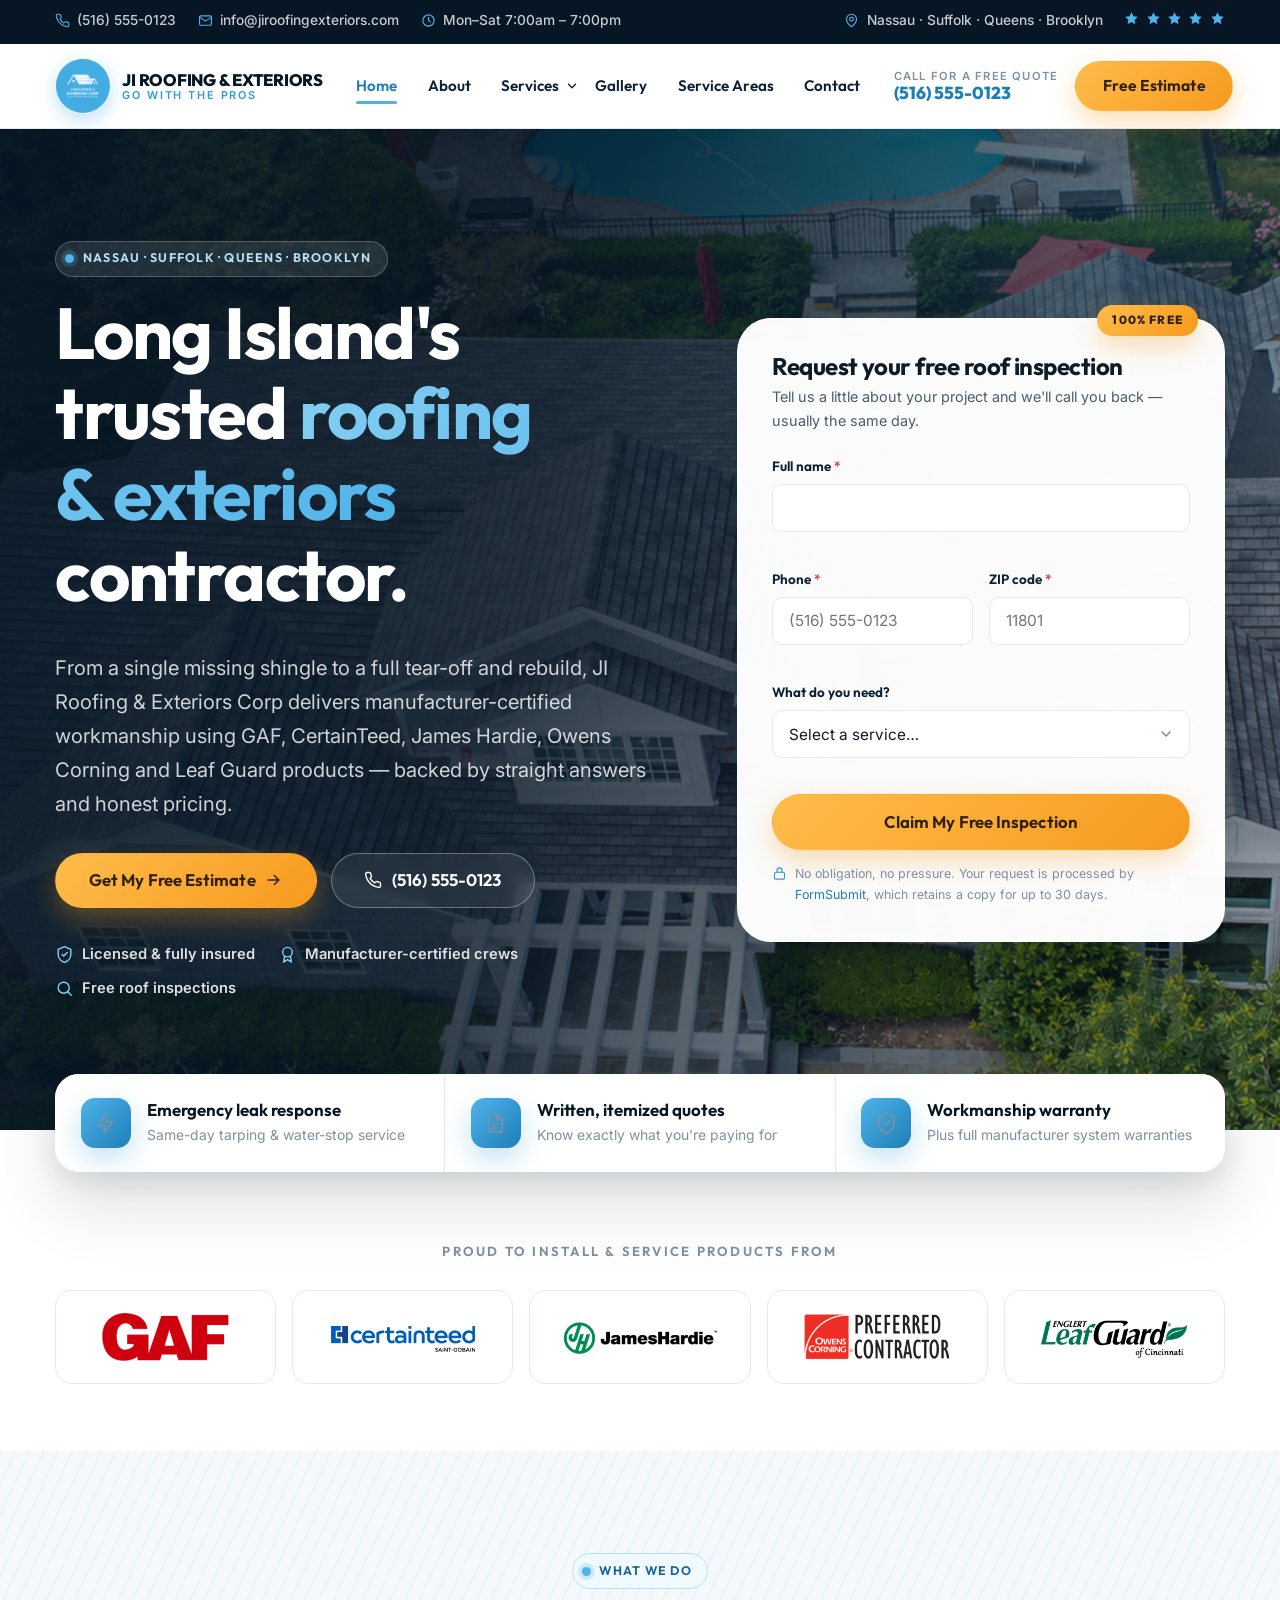
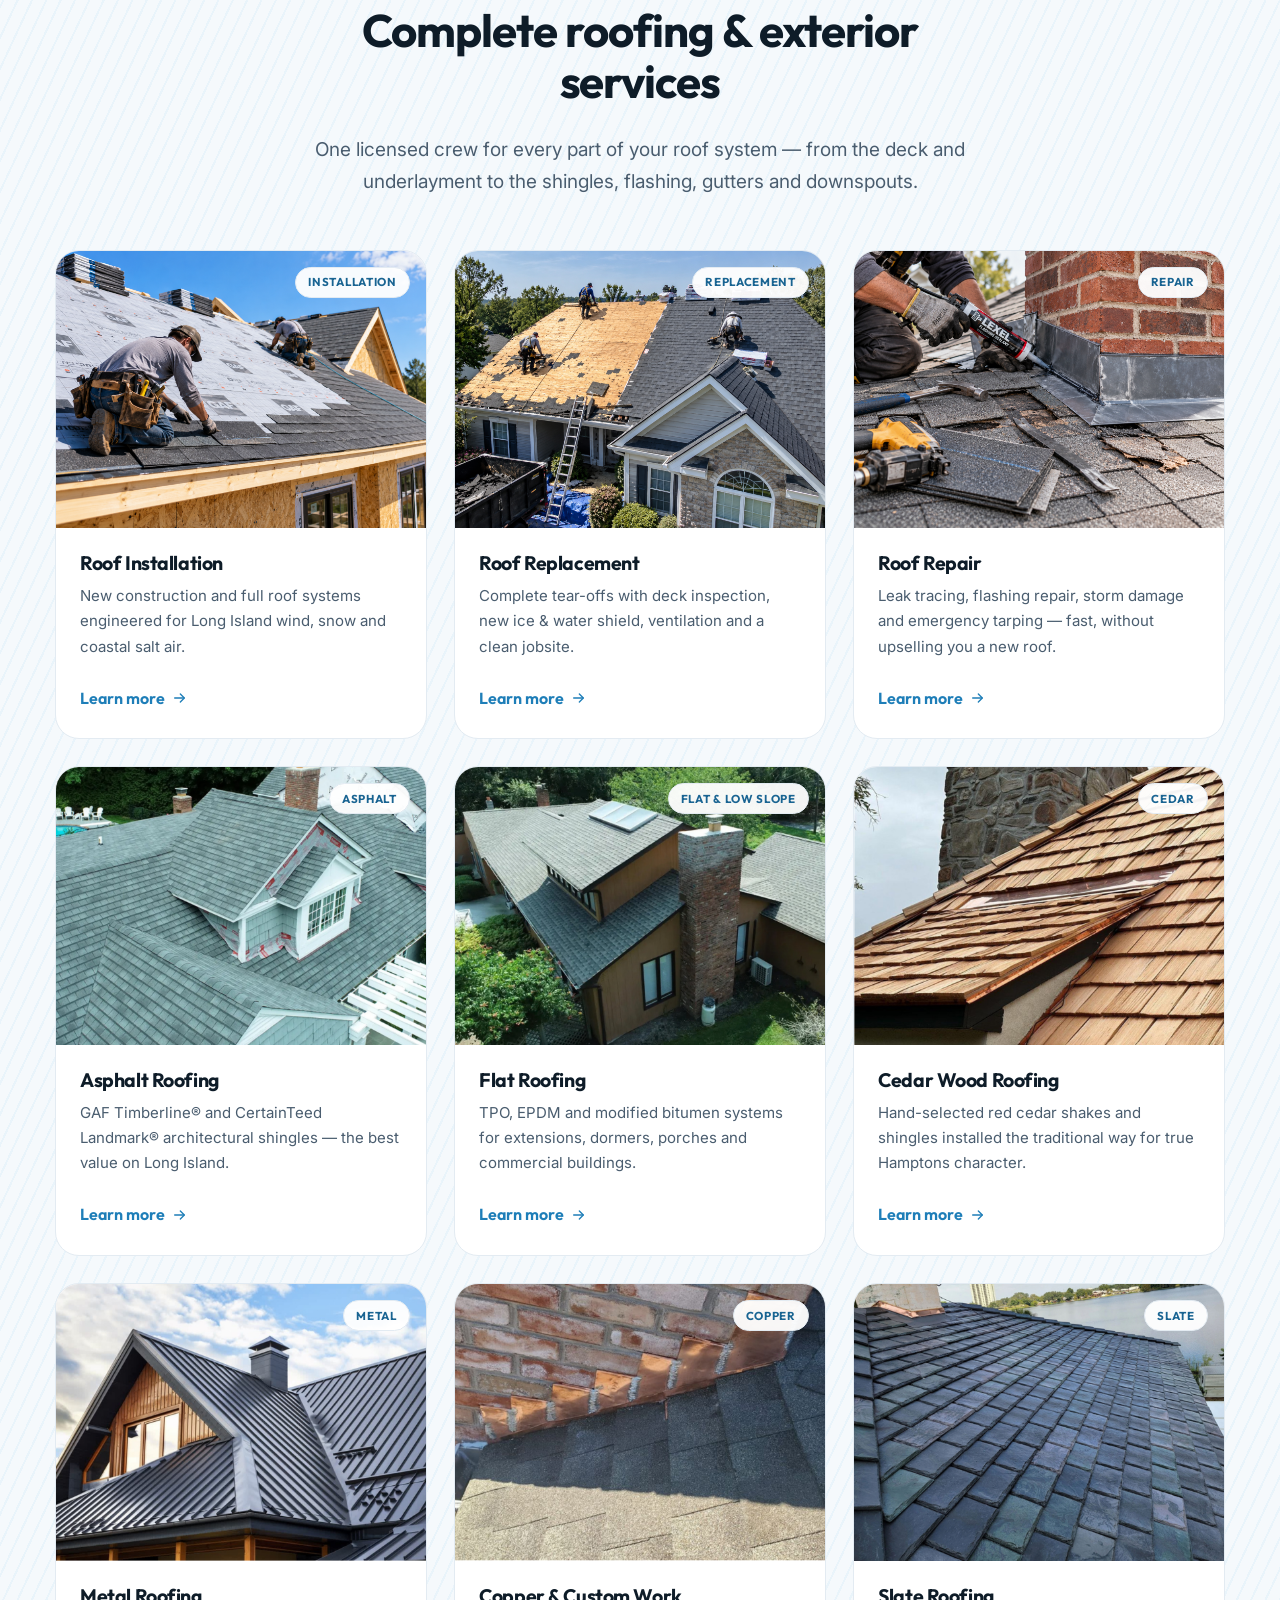
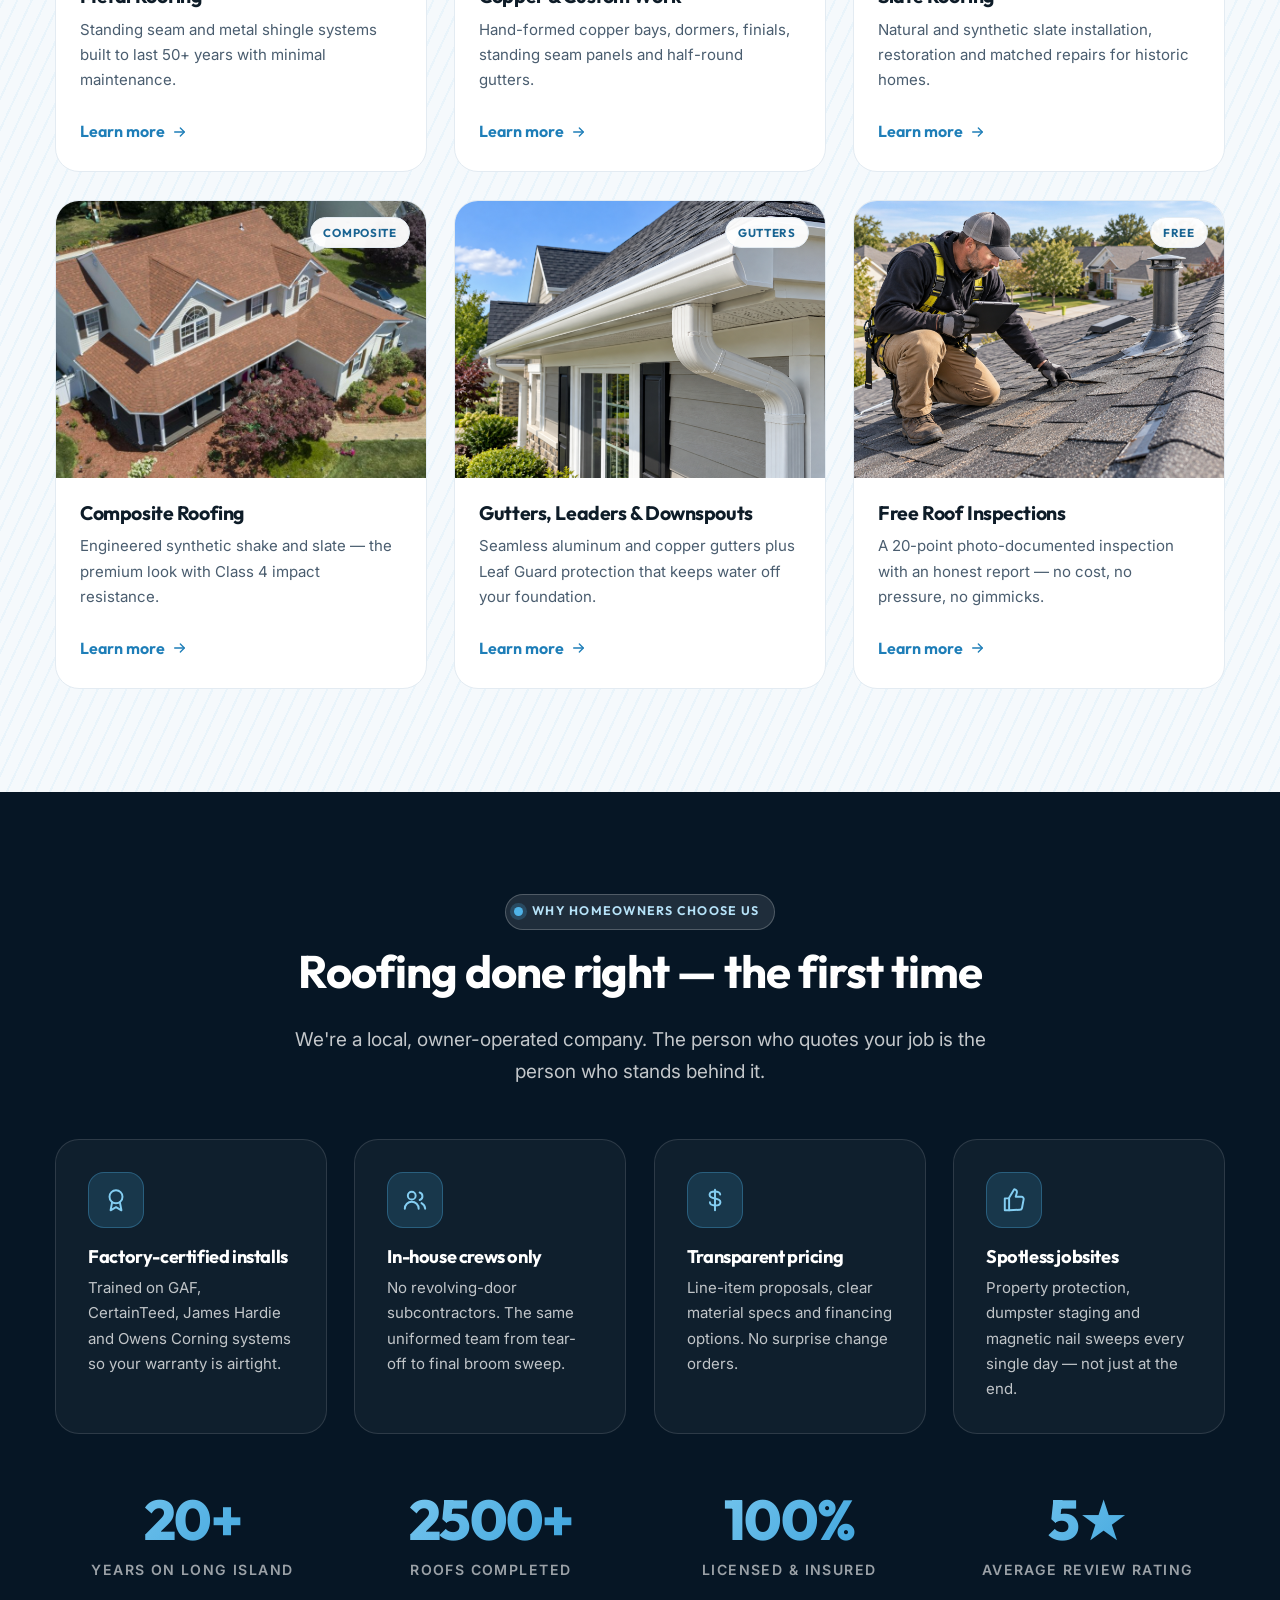
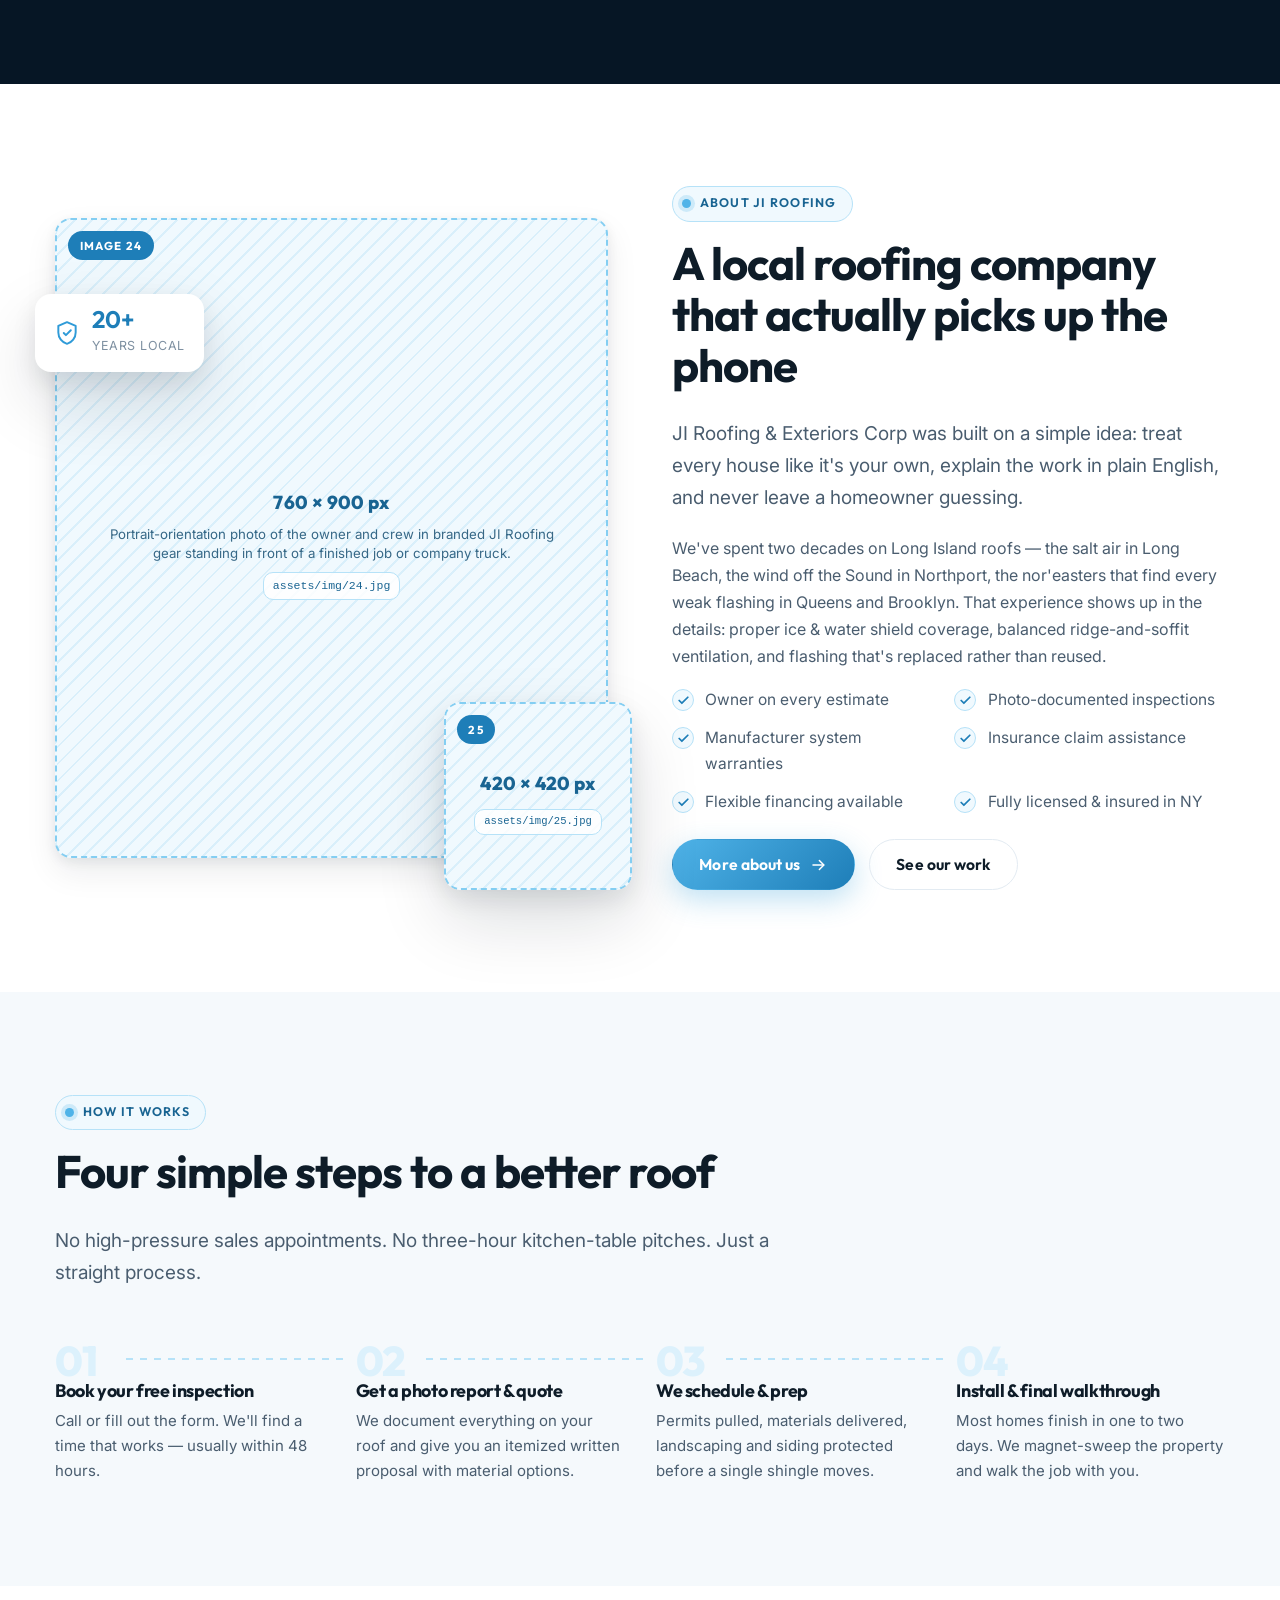
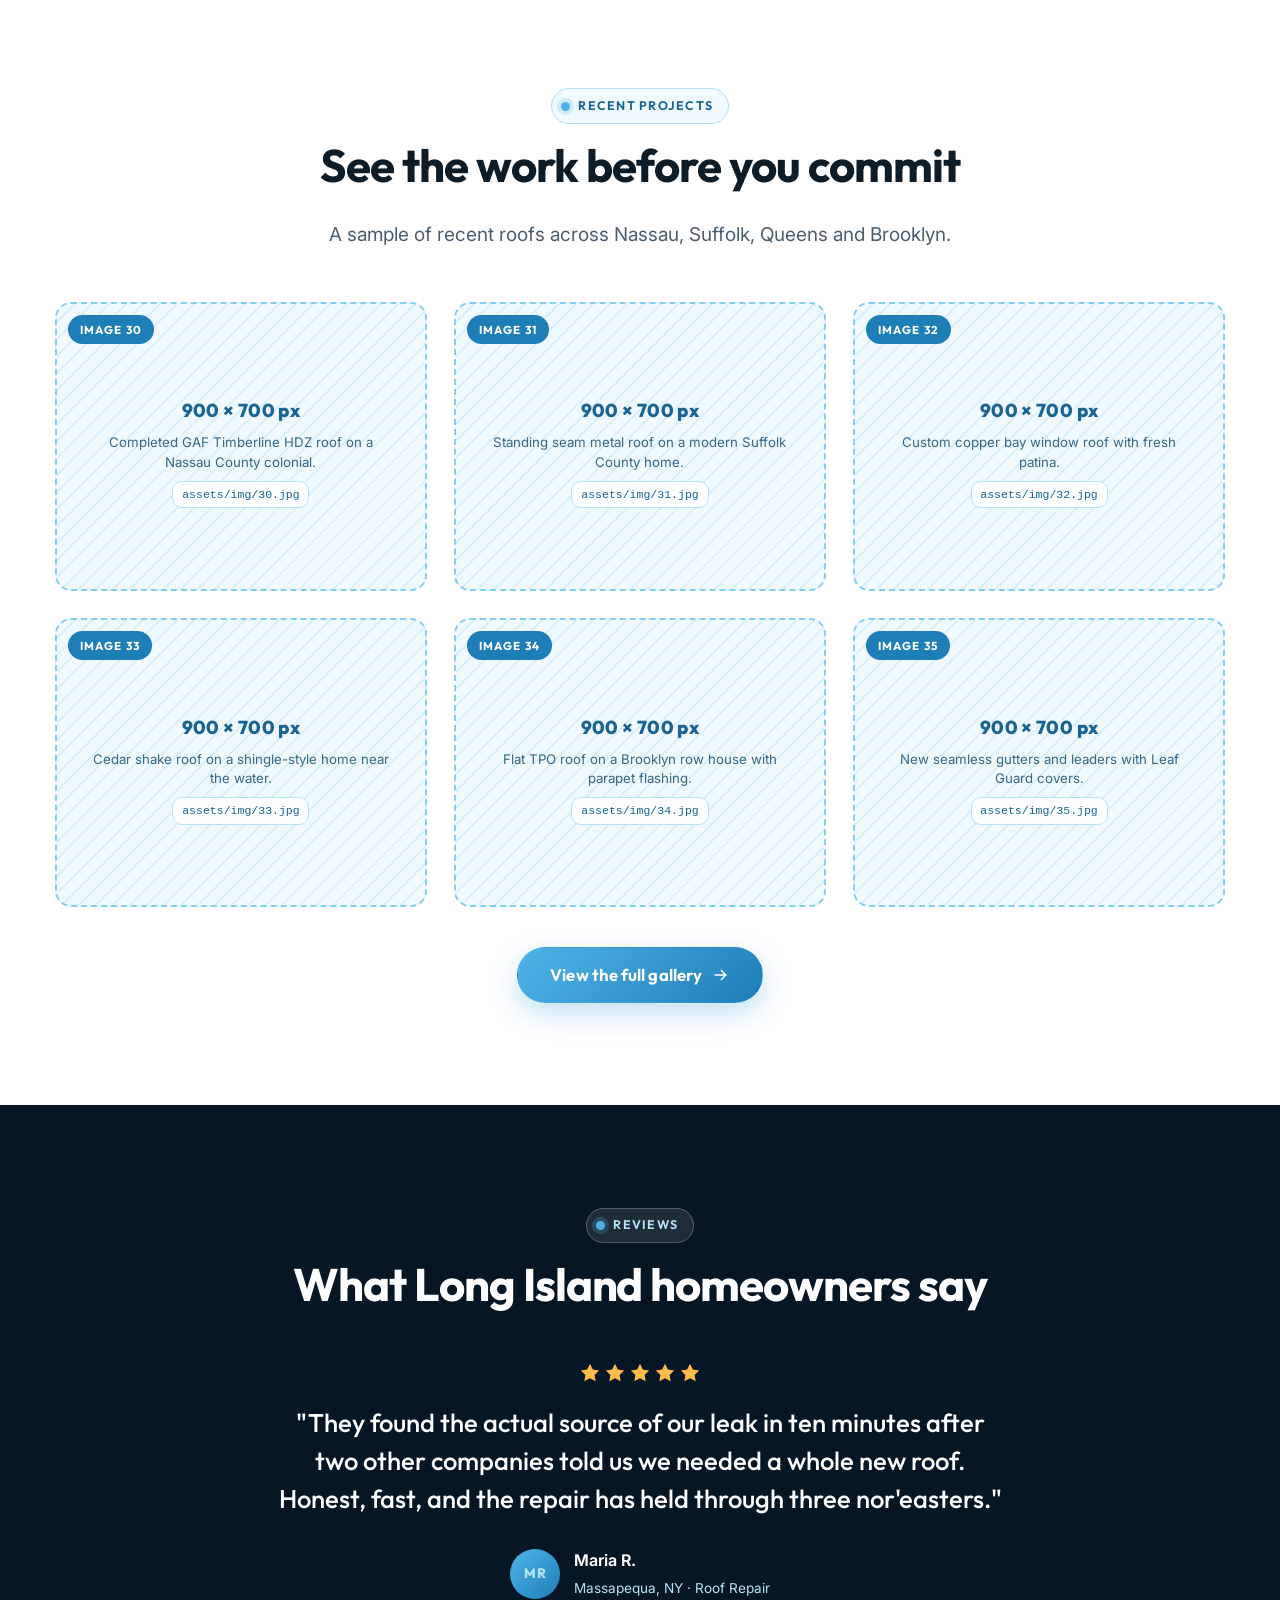
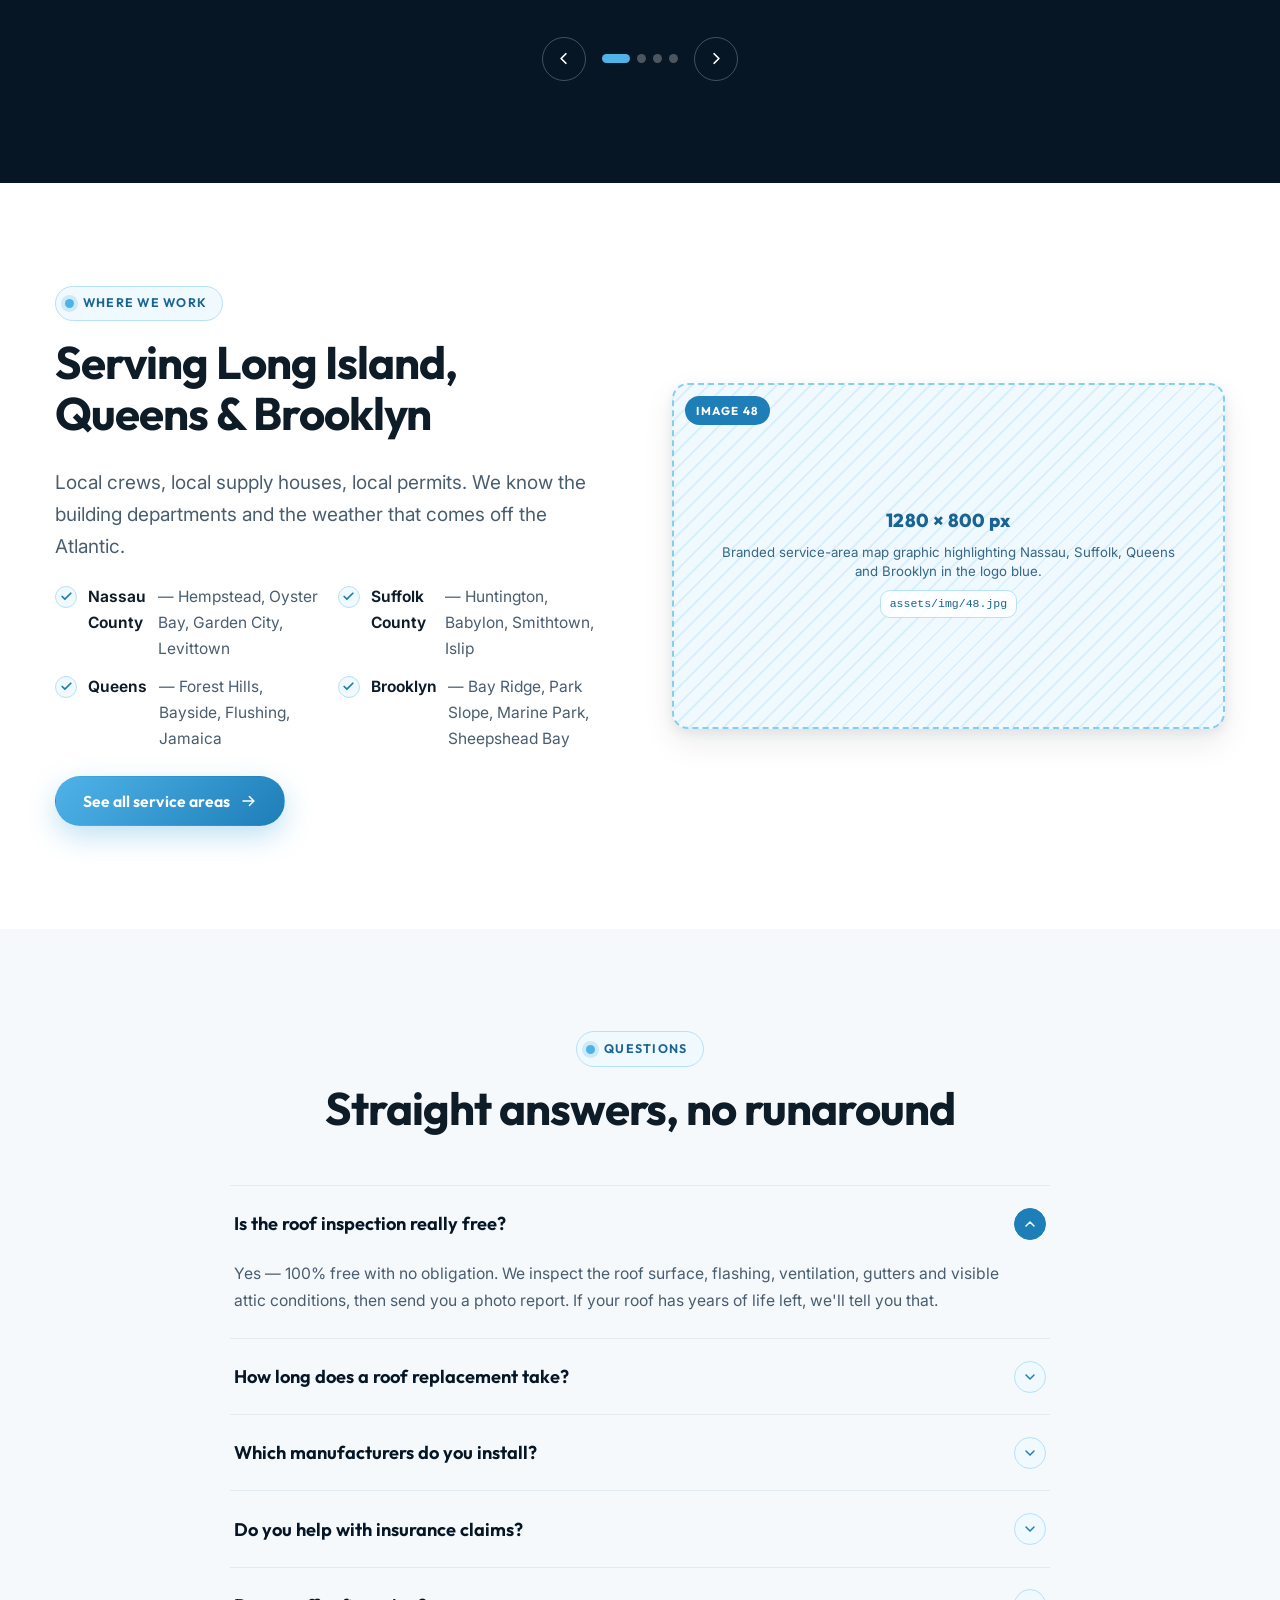
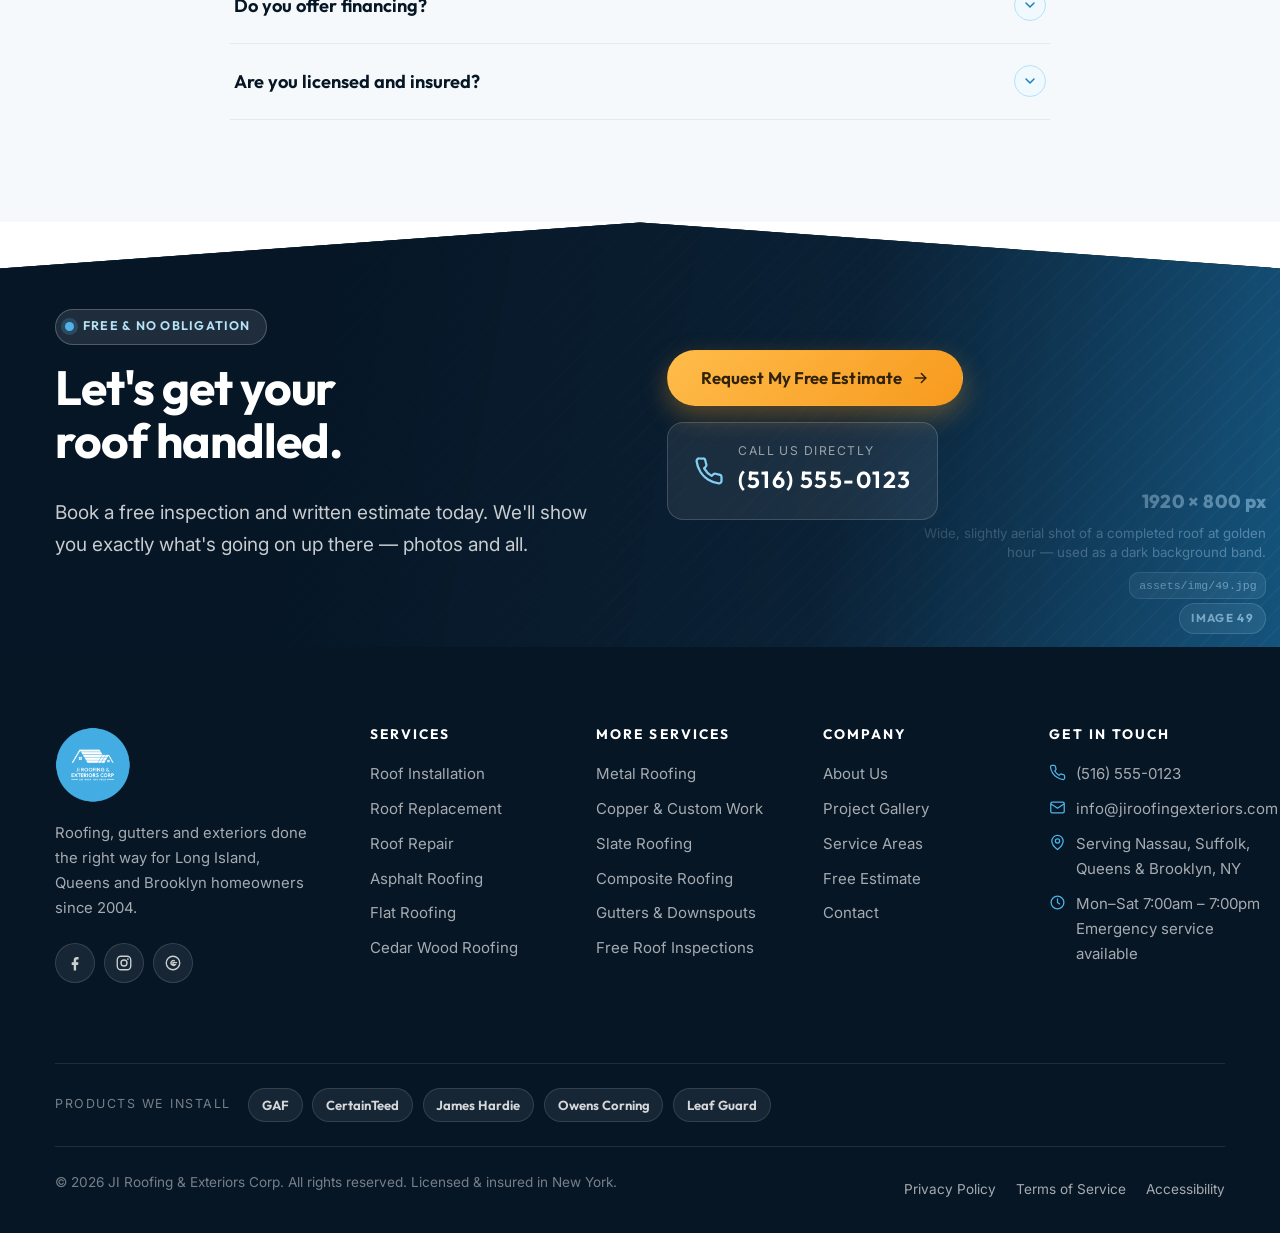
<file: index.html>
<!DOCTYPE html>
<html lang="en">
  <head>
    <meta charset="utf-8" />
    <meta name="viewport" content="width=device-width, initial-scale=1" />
    <title>JI Roofing &amp; Exteriors Corp | Roofing Contractor in Long Island, Queens &amp; Brooklyn NY</title>
    <meta
      name="description"
      content="JI Roofing & Exteriors Corp installs, replaces and repairs roofs across Nassau, Suffolk, Queens and Brooklyn. GAF, CertainTeed, James Hardie, Owens Corning and Leaf Guard products. Free roof inspections and estimates."
    />
    <meta name="theme-color" content="#4fb3e8" />
    <link rel="canonical" href="https://www.jiroofingexteriors.com/" />
    <link rel="icon" href="assets/img/ji-roofing-logo.png" type="image/png" />

    <meta property="og:type" content="website" />
    <meta property="og:title" content="JI Roofing & Exteriors Corp | Go With The Pros" />
    <meta
      property="og:description"
      content="Long Island's roofing and exteriors specialists. Free inspections, free estimates, GAF & CertainTeed certified installations."
    />
    <meta property="og:image" content="assets/img/ji-roofing-logo.png" />

    <link rel="preconnect" href="https://fonts.googleapis.com" />
    <link rel="preconnect" href="https://fonts.gstatic.com" crossorigin />
    <link
      href="https://fonts.googleapis.com/css2?family=Inter:wght@400;500;600;700&family=Outfit:wght@400;500;600;700;800&display=swap"
      rel="stylesheet"
    />
    <link rel="stylesheet" href="assets/css/styles.css" />
    <noscript><style>.reveal { opacity: 1; transform: none; }</style></noscript>

    <script type="application/ld+json">
      {
        "@context": "https://schema.org",
        "@type": "RoofingContractor",
        "name": "JI Roofing & Exteriors Corp",
        "slogan": "Go With The Pros",
        "image": "assets/img/ji-roofing-logo.png",
        "telephone": "+1-516-555-0123",
        "email": "info@jiroofingexteriors.com",
        "address": {
          "@type": "PostalAddress",
          "addressRegion": "NY",
          "addressCountry": "US"
        },
        "areaServed": [
          "Nassau County NY",
          "Suffolk County NY",
          "Queens NY",
          "Brooklyn NY"
        ],
        "priceRange": "$$",
        "openingHours": "Mo-Sa 07:00-19:00"
      }
    </script>
  </head>

  <body>
    <a class="skip-link" href="#main">Skip to main content</a>

    <!-- ===================== ICON SPRITE ===================== -->
    <svg class="sr-only" aria-hidden="true" focusable="false" xmlns="http://www.w3.org/2000/svg">
      <symbol id="i-phone" viewBox="0 0 24 24" fill="none" stroke="currentColor" stroke-width="1.8" stroke-linecap="round" stroke-linejoin="round"><path d="M22 16.9v3a2 2 0 0 1-2.2 2 19.8 19.8 0 0 1-8.6-3.1 19.5 19.5 0 0 1-6-6A19.8 19.8 0 0 1 2.1 4.2 2 2 0 0 1 4.1 2h3a2 2 0 0 1 2 1.7c.1 1 .4 1.9.7 2.8a2 2 0 0 1-.5 2.1L8.1 9.9a16 16 0 0 0 6 6l1.3-1.2a2 2 0 0 1 2.1-.5c.9.3 1.8.6 2.8.7a2 2 0 0 1 1.7 2z"/></symbol>
      <symbol id="i-mail" viewBox="0 0 24 24" fill="none" stroke="currentColor" stroke-width="1.8" stroke-linecap="round" stroke-linejoin="round"><rect x="2.5" y="4.5" width="19" height="15" rx="2"/><path d="m3 7 9 6 9-6"/></symbol>
      <symbol id="i-pin" viewBox="0 0 24 24" fill="none" stroke="currentColor" stroke-width="1.8" stroke-linecap="round" stroke-linejoin="round"><path d="M20 10c0 6-8 12-8 12s-8-6-8-12a8 8 0 0 1 16 0z"/><circle cx="12" cy="10" r="3"/></symbol>
      <symbol id="i-clock" viewBox="0 0 24 24" fill="none" stroke="currentColor" stroke-width="1.8" stroke-linecap="round" stroke-linejoin="round"><circle cx="12" cy="12" r="9"/><path d="M12 7v5l3 2"/></symbol>
      <symbol id="i-star" viewBox="0 0 24 24" fill="currentColor"><path d="m12 2 3.1 6.3 6.9 1-5 4.9 1.2 6.8L12 17.7l-6.2 3.3L7 14.2l-5-4.9 6.9-1z"/></symbol>
      <symbol id="i-check" viewBox="0 0 24 24" fill="none" stroke="currentColor" stroke-width="2.4" stroke-linecap="round" stroke-linejoin="round"><polyline points="20 6 9 17 4 12"/></symbol>
      <symbol id="i-shield" viewBox="0 0 24 24" fill="none" stroke="currentColor" stroke-width="1.8" stroke-linecap="round" stroke-linejoin="round"><path d="M12 2 4 5.5v6c0 5 3.4 9.3 8 10.5 4.6-1.2 8-5.5 8-10.5v-6z"/><polyline points="9 12 11 14 15.5 9.5"/></symbol>
      <symbol id="i-arrow" viewBox="0 0 24 24" fill="none" stroke="currentColor" stroke-width="2" stroke-linecap="round" stroke-linejoin="round"><path d="M4 12h14"/><polyline points="12.5 6 18.5 12 12.5 18"/></symbol>
      <symbol id="i-down" viewBox="0 0 24 24" fill="none" stroke="currentColor" stroke-width="2.2" stroke-linecap="round" stroke-linejoin="round"><polyline points="6 9 12 15 18 9"/></symbol>
      <symbol id="i-left" viewBox="0 0 24 24" fill="none" stroke="currentColor" stroke-width="2.2" stroke-linecap="round" stroke-linejoin="round"><polyline points="15 18 9 12 15 6"/></symbol>
      <symbol id="i-right" viewBox="0 0 24 24" fill="none" stroke="currentColor" stroke-width="2.2" stroke-linecap="round" stroke-linejoin="round"><polyline points="9 18 15 12 9 6"/></symbol>
      <symbol id="i-close" viewBox="0 0 24 24" fill="none" stroke="currentColor" stroke-width="2.2" stroke-linecap="round"><path d="M18 6 6 18M6 6l12 12"/></symbol>
      <symbol id="i-menu" viewBox="0 0 24 24" fill="none" stroke="currentColor" stroke-width="2" stroke-linecap="round"><path d="M3 7h18M3 12h18M3 17h18"/></symbol>
      <symbol id="i-roof" viewBox="0 0 24 24" fill="none" stroke="currentColor" stroke-width="1.8" stroke-linecap="round" stroke-linejoin="round"><path d="M2.5 11.5 12 4l9.5 7.5"/><path d="M5 10.3V20h14v-9.7"/><path d="M10 20v-5h4v5"/></symbol>
      <symbol id="i-install" viewBox="0 0 24 24" fill="none" stroke="currentColor" stroke-width="1.8" stroke-linecap="round" stroke-linejoin="round"><path d="M2.5 11.5 12 4l9.5 7.5"/><path d="M5 10.3V20h8"/><circle cx="18" cy="17" r="4"/><path d="M18 15.2v3.6M16.2 17h3.6"/></symbol>
      <symbol id="i-replace" viewBox="0 0 24 24" fill="none" stroke="currentColor" stroke-width="1.8" stroke-linecap="round" stroke-linejoin="round"><path d="M2.5 10.5 12 3l9.5 7.5"/><path d="M5 9.5V20h14V9.5"/><path d="M9.5 14h5l-1.8-1.8M14.5 17h-5l1.8 1.8"/></symbol>
      <symbol id="i-wrench" viewBox="0 0 24 24" fill="none" stroke="currentColor" stroke-width="1.8" stroke-linecap="round" stroke-linejoin="round"><path d="M20.3 3.7a5 5 0 0 1-6.2 6.2l-7 7a2.3 2.3 0 0 1-3.3-3.3l7-7a5 5 0 0 1 6.2-6.2l-2.8 2.8 2.1 2.1z"/></symbol>
      <symbol id="i-layers" viewBox="0 0 24 24" fill="none" stroke="currentColor" stroke-width="1.8" stroke-linecap="round" stroke-linejoin="round"><path d="m12 3 9 5-9 5-9-5z"/><path d="m3 13 9 5 9-5"/></symbol>
      <symbol id="i-flat" viewBox="0 0 24 24" fill="none" stroke="currentColor" stroke-width="1.8" stroke-linecap="round" stroke-linejoin="round"><rect x="2.5" y="8" width="19" height="3.4" rx="1"/><path d="M5 11.6V20h14v-8.4"/><path d="M9 20v-4.5h6V20"/></symbol>
      <symbol id="i-tree" viewBox="0 0 24 24" fill="none" stroke="currentColor" stroke-width="1.8" stroke-linecap="round" stroke-linejoin="round"><path d="M12 2.5 7.5 10h3l-4 6.5h6V21h-1"/><path d="M12 2.5 16.5 10h-3l4 6.5h-6"/></symbol>
      <symbol id="i-metal" viewBox="0 0 24 24" fill="none" stroke="currentColor" stroke-width="1.8" stroke-linecap="round" stroke-linejoin="round"><path d="M3 20h18"/><path d="M6.5 20 9 4M11 20l1-16M15.5 20 15 4"/><path d="M4 11h16"/></symbol>
      <symbol id="i-gem" viewBox="0 0 24 24" fill="none" stroke="currentColor" stroke-width="1.8" stroke-linecap="round" stroke-linejoin="round"><path d="M12 2.5 4 9l8 12.5L20 9z"/><path d="M4 9h16"/><path d="m12 2.5-3 6.5 3 12.5 3-12.5z"/></symbol>
      <symbol id="i-tiles" viewBox="0 0 24 24" fill="none" stroke="currentColor" stroke-width="1.8" stroke-linecap="round" stroke-linejoin="round"><rect x="3" y="4" width="8" height="7" rx="1.2"/><rect x="13" y="4" width="8" height="7" rx="1.2"/><rect x="3" y="13" width="8" height="7" rx="1.2"/><rect x="13" y="13" width="8" height="7" rx="1.2"/></symbol>
      <symbol id="i-cube" viewBox="0 0 24 24" fill="none" stroke="currentColor" stroke-width="1.8" stroke-linecap="round" stroke-linejoin="round"><path d="m12 2.8 8.5 4.8v8.8L12 21.2l-8.5-4.8V7.6z"/><path d="M12 12v9.2M12 12 3.5 7.6M12 12l8.5-4.4"/></symbol>
      <symbol id="i-gutter" viewBox="0 0 24 24" fill="none" stroke="currentColor" stroke-width="1.8" stroke-linecap="round" stroke-linejoin="round"><path d="M3 6.5h18"/><path d="M3 6.5v3a3 3 0 0 0 3 3h12a3 3 0 0 0 3-3v-3"/><path d="M15 12.5V21"/><path d="M12 21h6"/></symbol>
      <symbol id="i-search" viewBox="0 0 24 24" fill="none" stroke="currentColor" stroke-width="1.8" stroke-linecap="round" stroke-linejoin="round"><circle cx="11" cy="11" r="7"/><path d="m20.5 20.5-4.4-4.4"/></symbol>
      <symbol id="i-award" viewBox="0 0 24 24" fill="none" stroke="currentColor" stroke-width="1.8" stroke-linecap="round" stroke-linejoin="round"><circle cx="12" cy="9" r="6"/><path d="m8.4 14.2-1.4 7.3 5-2.9 5 2.9-1.4-7.3"/></symbol>
      <symbol id="i-users" viewBox="0 0 24 24" fill="none" stroke="currentColor" stroke-width="1.8" stroke-linecap="round" stroke-linejoin="round"><circle cx="9" cy="8" r="3.6"/><path d="M2.6 20a6.4 6.4 0 0 1 12.8 0"/><path d="M16.3 5.1a3.6 3.6 0 0 1 0 6.9"/><path d="M18 14.9A6.4 6.4 0 0 1 21.4 20"/></symbol>
      <symbol id="i-calendar" viewBox="0 0 24 24" fill="none" stroke="currentColor" stroke-width="1.8" stroke-linecap="round" stroke-linejoin="round"><rect x="3" y="5" width="18" height="16" rx="2.2"/><path d="M3 10h18M8 3v4M16 3v4"/></symbol>
      <symbol id="i-truck" viewBox="0 0 24 24" fill="none" stroke="currentColor" stroke-width="1.8" stroke-linecap="round" stroke-linejoin="round"><path d="M2 6.5h11.5V17H2z"/><path d="M13.5 9.5H17l4 4V17h-7.5z"/><circle cx="7" cy="18.5" r="2"/><circle cx="17" cy="18.5" r="2"/></symbol>
      <symbol id="i-doc" viewBox="0 0 24 24" fill="none" stroke="currentColor" stroke-width="1.8" stroke-linecap="round" stroke-linejoin="round"><path d="M14 3H7a2 2 0 0 0-2 2v14a2 2 0 0 0 2 2h10a2 2 0 0 0 2-2V8z"/><path d="M14 3v5h5"/><path d="M9 13h6M9 17h4"/></symbol>
      <symbol id="i-dollar" viewBox="0 0 24 24" fill="none" stroke="currentColor" stroke-width="1.8" stroke-linecap="round" stroke-linejoin="round"><path d="M12 2.5v19"/><path d="M16.8 7c0-1.9-2.1-2.9-4.8-2.9S7 5 7 7.2s2.1 2.9 5 3.4 5 1.3 5 3.4-2.1 3-4.8 3-4.9-1.1-4.9-2.9"/></symbol>
      <symbol id="i-zap" viewBox="0 0 24 24" fill="none" stroke="currentColor" stroke-width="1.8" stroke-linecap="round" stroke-linejoin="round"><path d="M13 2.5 4.5 14H11l-1 7.5L19.5 10H13z"/></symbol>
      <symbol id="i-thumb" viewBox="0 0 24 24" fill="none" stroke="currentColor" stroke-width="1.8" stroke-linecap="round" stroke-linejoin="round"><path d="M7.5 21.5V10L12.2 2a2.6 2.6 0 0 1 2.4 3.3L13.6 9h5.3a2 2 0 0 1 2 2.4l-1.5 8a2 2 0 0 1-2 1.6z"/><path d="M7.5 10.5H3.5v11h4"/></symbol>
      <symbol id="i-map" viewBox="0 0 24 24" fill="none" stroke="currentColor" stroke-width="1.8" stroke-linecap="round" stroke-linejoin="round"><path d="m2.5 6.3 6.5-2.8 6 2.8 6.5-2.8v14.2l-6.5 2.8-6-2.8-6.5 2.8z"/><path d="M9 3.5v15M15 6.3v15"/></symbol>
      <symbol id="i-lock" viewBox="0 0 24 24" fill="none" stroke="currentColor" stroke-width="1.8" stroke-linecap="round" stroke-linejoin="round"><rect x="4" y="10" width="16" height="11" rx="2.2"/><path d="M8 10V7a4 4 0 0 1 8 0v3"/></symbol>
      <symbol id="i-fb" viewBox="0 0 24 24" fill="currentColor"><path d="M13.5 22v-7.5h2.6l.5-3.4h-3.1V8.9c0-1 .3-1.6 1.7-1.6h1.6V4.2c-.3 0-1.3-.1-2.4-.1-2.4 0-4.1 1.5-4.1 4.2v2.8H7.6v3.4h2.7V22z"/></symbol>
      <symbol id="i-ig" viewBox="0 0 24 24" fill="none" stroke="currentColor" stroke-width="1.8"><rect x="3" y="3" width="18" height="18" rx="5"/><circle cx="12" cy="12" r="4"/><circle cx="17.2" cy="6.8" r="1.2" fill="currentColor" stroke="none"/></symbol>
      <symbol id="i-google" viewBox="0 0 24 24" fill="none" stroke="currentColor" stroke-width="1.8" stroke-linecap="round"><circle cx="12" cy="12" r="9"/><path d="M16.8 11.4H12v2.8h2.8A3.2 3.2 0 1 1 14 9.1"/></symbol>
    </svg>

    <!-- ===================== TOP BAR ===================== -->
    <div class="topbar">
      <div class="wrap topbar__inner">
        <ul class="topbar__list">
          <!-- TODO: replace the placeholder phone number with the real line -->
          <li><a href="tel:+15165550123"><svg aria-hidden="true"><use href="#i-phone"/></svg>(516) 555-0123</a></li>
          <li><a href="mailto:info@jiroofingexteriors.com"><svg aria-hidden="true"><use href="#i-mail"/></svg>info@jiroofingexteriors.com</a></li>
          <li class="topbar__secondary"><span class="topbar__item"><svg aria-hidden="true"><use href="#i-clock"/></svg>Mon–Sat 7:00am – 7:00pm</span></li>
        </ul>
        <ul class="topbar__list topbar__secondary">
          <li><span class="topbar__item"><svg aria-hidden="true"><use href="#i-pin"/></svg>Nassau · Suffolk · Queens · Brooklyn</span></li>
          <li>
            <span class="topbar__rating">
              <svg aria-hidden="true"><use href="#i-star"/></svg>
              <svg aria-hidden="true"><use href="#i-star"/></svg>
              <svg aria-hidden="true"><use href="#i-star"/></svg>
              <svg aria-hidden="true"><use href="#i-star"/></svg>
              <svg aria-hidden="true"><use href="#i-star"/></svg>
            </span>
          </li>
        </ul>
      </div>
    </div>

    <!-- ===================== HEADER ===================== -->
    <header class="header">
      <div class="wrap header__inner">
        <a class="brand" href="index.html" aria-label="JI Roofing &amp; Exteriors Corp — home">
          <img src="assets/img/ji-roofing-logo.png" alt="JI Roofing &amp; Exteriors Corp logo" width="56" height="56" />
          <span class="brand__text">
            <span class="brand__name">JI Roofing &amp; Exteriors</span>
            <span class="brand__tag">Go With The Pros</span>
          </span>
        </a>

        <nav class="nav" id="primary-nav" aria-label="Primary">
          <ul class="nav__list">
            <li class="nav__item"><a class="nav__link" href="index.html" aria-current="page">Home</a></li>
            <li class="nav__item"><a class="nav__link" href="about.html">About</a></li>
            <li class="nav__item nav__item--has-menu">
              <a class="nav__link" href="services.html">Services <svg class="nav__caret" aria-hidden="true"><use href="#i-down"/></svg></a>
              <ul class="nav__menu">
                <li><a href="services.html#roof-installation"><svg aria-hidden="true"><use href="#i-install"/></svg>Roof Installation</a></li>
                <li><a href="services.html#roof-replacement"><svg aria-hidden="true"><use href="#i-replace"/></svg>Roof Replacement</a></li>
                <li><a href="services.html#roof-repair"><svg aria-hidden="true"><use href="#i-wrench"/></svg>Roof Repair</a></li>
                <li><a href="services.html#asphalt-roofing"><svg aria-hidden="true"><use href="#i-layers"/></svg>Asphalt Roofing</a></li>
                <li><a href="services.html#flat-roofing"><svg aria-hidden="true"><use href="#i-flat"/></svg>Flat Roofing</a></li>
                <li><a href="services.html#cedar-roofing"><svg aria-hidden="true"><use href="#i-tree"/></svg>Cedar Wood Roofing</a></li>
                <li><a href="services.html#metal-roofing"><svg aria-hidden="true"><use href="#i-metal"/></svg>Metal Roofing</a></li>
                <li><a href="services.html#copper-work"><svg aria-hidden="true"><use href="#i-gem"/></svg>Copper &amp; Custom Work</a></li>
                <li><a href="services.html#slate-roofing"><svg aria-hidden="true"><use href="#i-tiles"/></svg>Slate Roofing</a></li>
                <li><a href="services.html#composite-roofing"><svg aria-hidden="true"><use href="#i-cube"/></svg>Composite Roofing</a></li>
                <li><a href="services.html#gutters"><svg aria-hidden="true"><use href="#i-gutter"/></svg>Gutters &amp; Downspouts</a></li>
                <li><a href="services.html#roof-inspection"><svg aria-hidden="true"><use href="#i-search"/></svg>Free Roof Inspections</a></li>
              </ul>
            </li>
            <li class="nav__item"><a class="nav__link" href="gallery.html">Gallery</a></li>
            <li class="nav__item"><a class="nav__link" href="service-areas.html">Service Areas</a></li>
            <li class="nav__item"><a class="nav__link" href="contact.html">Contact</a></li>
          </ul>
          <div class="nav__mobile-cta">
            <a class="btn btn--primary btn--block" href="contact.html">Get My Free Estimate</a>
            <a class="btn btn--outline btn--block" href="tel:+15165550123"><svg aria-hidden="true"><use href="#i-phone"/></svg>(516) 555-0123</a>
          </div>
        </nav>

        <div class="header__cta">
          <span class="header__phone">
            <span>Call for a free quote</span>
            <strong><a href="tel:+15165550123">(516) 555-0123</a></strong>
          </span>
          <a class="btn btn--primary" href="contact.html">Free Estimate</a>
          <button class="nav-toggle" type="button" aria-label="Open menu" aria-expanded="false" aria-controls="primary-nav">
            <svg class="icon-open" aria-hidden="true"><use href="#i-menu"/></svg>
            <svg class="icon-close" aria-hidden="true"><use href="#i-close"/></svg>
          </button>
        </div>
      </div>
    </header>
    <div class="nav-scrim" aria-hidden="true"></div>

    <main id="main">
      <!-- ===================== HERO ===================== -->
      <section class="hero">
        <!-- IMAGE 01 -->
        <img
          class="bg-img"
          src="assets/img/jiroof-hero-banner_01.png"
          alt="Completed roof installed by JI Roofing &amp; Exteriors Corp on Long Island"
          fetchpriority="high"
          decoding="async"
        />
        <div class="hero__scrim"></div>

        <div class="wrap hero__inner">
          <div class="hero__content reveal">
            <span class="eyebrow eyebrow--light">Nassau · Suffolk · Queens · Brooklyn</span>
            <h1 class="hero__title">Long Island's trusted <em>roofing &amp; exteriors</em> contractor.</h1>
            <p class="hero__copy">
              From a single missing shingle to a full tear-off and rebuild, JI Roofing &amp; Exteriors Corp delivers
              manufacturer-certified workmanship using GAF, CertainTeed, James Hardie, Owens Corning and Leaf Guard
              products — backed by straight answers and honest pricing.
            </p>
            <div class="btn-row">
              <a class="btn btn--primary btn--lg" href="contact.html">Get My Free Estimate <svg aria-hidden="true"><use href="#i-arrow"/></svg></a>
              <a class="btn btn--ghost-light btn--lg" href="tel:+15165550123"><svg aria-hidden="true"><use href="#i-phone"/></svg>(516) 555-0123</a>
            </div>
            <ul class="hero__trust">
              <li><svg aria-hidden="true"><use href="#i-shield"/></svg>Licensed &amp; fully insured</li>
              <li><svg aria-hidden="true"><use href="#i-award"/></svg>Manufacturer-certified crews</li>
              <li><svg aria-hidden="true"><use href="#i-search"/></svg>Free roof inspections</li>
            </ul>
          </div>

          <!-- Hero lead form -->
          <div class="quote-card reveal" data-delay="120">
            <span class="quote-card__flag">100% Free</span>
            <h2>Request your free roof inspection</h2>
            <p class="quote-card__sub">Tell us a little about your project and we'll call you back — usually the same day.</p>

            <form data-lead-form action="https://formsubmit.co/jiservicesconstruction@gmail.com" method="POST">
              <input type="hidden" name="_subject" value="New roof inspection request" />
              <input type="hidden" name="_template" value="table" />
              <input type="text" name="_honey" tabindex="-1" autocomplete="off" hidden />
              <div class="form-grid">
                <div class="field field--full">
                  <label for="h-name">Full name <span class="req">*</span></label>
                  <input id="h-name" name="name" type="text" autocomplete="name" required />
                  <span class="field__error" data-error-for="name"></span>
                </div>
                <div class="field">
                  <label for="h-phone">Phone <span class="req">*</span></label>
                  <input id="h-phone" name="phone" type="tel" autocomplete="tel" placeholder="(516) 555-0123" required />
                  <span class="field__error" data-error-for="phone"></span>
                </div>
                <div class="field">
                  <label for="h-zip">ZIP code <span class="req">*</span></label>
                  <input id="h-zip" name="zip" type="text" inputmode="numeric" autocomplete="postal-code" placeholder="11801" required />
                  <span class="field__error" data-error-for="zip"></span>
                </div>
                <div class="field field--full">
                  <label for="h-service">What do you need?</label>
                  <select id="h-service" name="service">
                    <option value="">Select a service…</option>
                    <option>Free roof inspection</option>
                    <option>Roof installation</option>
                    <option>Roof replacement</option>
                    <option>Roof repair / leak</option>
                    <option>Asphalt roofing</option>
                    <option>Flat roofing</option>
                    <option>Cedar wood roofing</option>
                    <option>Metal roofing</option>
                    <option>Copper / custom copper work</option>
                    <option>Slate roofing</option>
                    <option>Composite roofing</option>
                    <option>Gutters, leaders &amp; downspouts</option>
                    <option>Something else</option>
                  </select>
                  <span class="field__error" data-error-for="service"></span>
                </div>
                <div class="form-error field--full" data-form-error role="alert" tabindex="-1" hidden>
                  <span data-form-error-message>We couldn't confirm your request was sent.</span>
                  Please contact us at
                  <a href="tel:+16315699084">631-569-9084</a> or
                  <a href="mailto:jiservicesconstruction@gmail.com">jiservicesconstruction@gmail.com</a>.
                </div>
                <div class="field field--full">
                  <button class="btn btn--primary btn--block btn--lg" type="submit"><span data-submit-label>Claim My Free Inspection</span></button>
                </div>
              </div>
              <p class="quote-card__fine">
                <svg aria-hidden="true"><use href="#i-lock"/></svg>
                <span>No obligation, no pressure. Your request is processed by <a href="https://formsubmit.co/">FormSubmit</a>, which retains a copy for up to 30 days.</span>
              </p>
            </form>

            <div class="form-success">
              <svg aria-hidden="true"><use href="#i-check"/></svg>
              <div>
                <strong>Thanks — your request is in.</strong>
                <p>A JI Roofing project manager will reach out shortly to schedule your free inspection. Need us sooner? Call <a href="tel:+15165550123">(516) 555-0123</a>.</p>
              </div>
            </div>
            <p class="form-status" data-form-status role="status" hidden>This is taking longer than usual. Please keep this page open while we confirm your request; it may take up to 2 minutes.</p>
          </div>
        </div>
      </section>

      <!-- ===================== QUICK INFO BAND ===================== -->
      <section class="quickband">
        <div class="wrap">
          <div class="quickband__grid reveal">
            <div class="quickband__item">
              <span class="quickband__icon"><svg aria-hidden="true"><use href="#i-zap"/></svg></span>
              <div>
                <strong>Emergency leak response</strong>
                <span>Same-day tarping &amp; water-stop service</span>
              </div>
            </div>
            <div class="quickband__item">
              <span class="quickband__icon"><svg aria-hidden="true"><use href="#i-doc"/></svg></span>
              <div>
                <strong>Written, itemized quotes</strong>
                <span>Know exactly what you're paying for</span>
              </div>
            </div>
            <div class="quickband__item">
              <span class="quickband__icon"><svg aria-hidden="true"><use href="#i-shield"/></svg></span>
              <div>
                <strong>Workmanship warranty</strong>
                <span>Plus full manufacturer system warranties</span>
              </div>
            </div>
          </div>
        </div>
      </section>

      <!-- ===================== MANUFACTURERS ===================== -->
      <section class="section section--tight">
        <div class="wrap">
          <span class="brands__label">Proud to install &amp; service products from</span>
          <div class="brands__grid reveal">
            <!-- IMAGE 07 -->
            <figure class="brand-logo"><img src="assets/img/GAF_Roofing_07.png" alt="GAF roofing products" loading="lazy" /></figure>
            <!-- IMAGE 08 -->
            <figure class="brand-logo"><img src="assets/img/certainteed_roofing_08.png" alt="CertainTeed roofing products" loading="lazy" /></figure>
            <!-- IMAGE 09 -->
            <figure class="brand-logo"><img src="assets/img/jameshardie_roofing_09.png" alt="James Hardie siding and trim products" loading="lazy" /></figure>
            <!-- IMAGE 10 -->
            <figure class="brand-logo"><img src="assets/img/owens_corning_roofing_10.png" alt="Owens Corning roofing products" loading="lazy" /></figure>
            <!-- IMAGE 11 -->
            <figure class="brand-logo"><img src="assets/img/leaf_guard_roofing_11.png" alt="LeafGuard gutter protection systems" loading="lazy" /></figure>
          </div>
        </div>
      </section>

      <!-- ===================== SERVICES ===================== -->
      <section class="section section--shingle" id="services">
        <div class="wrap">
          <div class="section-head section-head--center reveal">
            <span class="eyebrow">What we do</span>
            <h2>Complete roofing &amp; exterior services</h2>
            <p>One licensed crew for every part of your roof system — from the deck and underlayment to the shingles, flashing, gutters and downspouts.</p>
          </div>

          <div class="grid grid--3">
            <!-- 12 -->
            <article class="card reveal">
              <div class="card__media">
                <img class="media-img" src="assets/img/roof_installation_12.png" alt="New roof installation in progress on a Long Island home" loading="lazy" />
                <span class="card__tag">Installation</span>
              </div>
              <div class="card__body">
                <h3>Roof Installation</h3>
                <p>New construction and full roof systems engineered for Long Island wind, snow and coastal salt air.</p>
                <div class="card__foot"><a class="link-arrow" href="services.html#roof-installation">Learn more <svg aria-hidden="true"><use href="#i-arrow"/></svg></a></div>
              </div>
            </article>

            <!-- 13 -->
            <article class="card reveal" data-delay="60">
              <div class="card__media">
                <img class="media-img" src="assets/img/roof_replacement_13.png" alt="Roof replacement tear-off down to clean decking" loading="lazy" />
                <span class="card__tag">Replacement</span>
              </div>
              <div class="card__body">
                <h3>Roof Replacement</h3>
                <p>Complete tear-offs with deck inspection, new ice &amp; water shield, ventilation and a clean jobsite.</p>
                <div class="card__foot"><a class="link-arrow" href="services.html#roof-replacement">Learn more <svg aria-hidden="true"><use href="#i-arrow"/></svg></a></div>
              </div>
            </article>

            <!-- 14 -->
            <article class="card reveal" data-delay="120">
              <div class="card__media">
                <img class="media-img" src="assets/img/roof_repair_14.png" alt="Roof repair work on damaged shingles and flashing" loading="lazy" />
                <span class="card__tag">Repair</span>
              </div>
              <div class="card__body">
                <h3>Roof Repair</h3>
                <p>Leak tracing, flashing repair, storm damage and emergency tarping — fast, without upselling you a new roof.</p>
                <div class="card__foot"><a class="link-arrow" href="services.html#roof-repair">Learn more <svg aria-hidden="true"><use href="#i-arrow"/></svg></a></div>
              </div>
            </article>

            <!-- 15 -->
            <article class="card reveal">
              <div class="card__media">
                <img class="media-img" src="assets/img/asphalt_roofing_15.png" alt="Finished architectural asphalt shingle roof" loading="lazy" />
                <span class="card__tag">Asphalt</span>
              </div>
              <div class="card__body">
                <h3>Asphalt Roofing</h3>
                <p>GAF Timberline® and CertainTeed Landmark® architectural shingles — the best value on Long Island.</p>
                <div class="card__foot"><a class="link-arrow" href="services.html#asphalt-roofing">Learn more <svg aria-hidden="true"><use href="#i-arrow"/></svg></a></div>
              </div>
            </article>

            <!-- 16 -->
            <article class="card reveal" data-delay="60">
              <div class="card__media">
                <img class="media-img" src="assets/img/flat_roofing_16.png" alt="Flat low-slope membrane roof with clean seams" loading="lazy" />
                <span class="card__tag">Flat &amp; low slope</span>
              </div>
              <div class="card__body">
                <h3>Flat Roofing</h3>
                <p>TPO, EPDM and modified bitumen systems for extensions, dormers, porches and commercial buildings.</p>
                <div class="card__foot"><a class="link-arrow" href="services.html#flat-roofing">Learn more <svg aria-hidden="true"><use href="#i-arrow"/></svg></a></div>
              </div>
            </article>

            <!-- 17 -->
            <article class="card reveal" data-delay="120">
              <div class="card__media">
                <img class="media-img" src="assets/img/cedar_roofing_17.png" alt="Red cedar shake roof on a shingle-style home" loading="lazy" />
                <span class="card__tag">Cedar</span>
              </div>
              <div class="card__body">
                <h3>Cedar Wood Roofing</h3>
                <p>Hand-selected red cedar shakes and shingles installed the traditional way for true Hamptons character.</p>
                <div class="card__foot"><a class="link-arrow" href="services.html#cedar-roofing">Learn more <svg aria-hidden="true"><use href="#i-arrow"/></svg></a></div>
              </div>
            </article>

            <!-- 18 -->
            <article class="card reveal">
              <div class="card__media">
                <img class="media-img" src="assets/img/metal_roofing_18.png" alt="Standing seam metal roof" loading="lazy" />
                <span class="card__tag">Metal</span>
              </div>
              <div class="card__body">
                <h3>Metal Roofing</h3>
                <p>Standing seam and metal shingle systems built to last 50+ years with minimal maintenance.</p>
                <div class="card__foot"><a class="link-arrow" href="services.html#metal-roofing">Learn more <svg aria-hidden="true"><use href="#i-arrow"/></svg></a></div>
              </div>
            </article>

            <!-- 19 -->
            <article class="card reveal" data-delay="60">
              <div class="card__media">
                <img class="media-img" src="assets/img/custom_copper_roofing_19.png" alt="Custom hand-formed copper roofing work" loading="lazy" />
                <span class="card__tag">Copper</span>
              </div>
              <div class="card__body">
                <h3>Copper &amp; Custom Work</h3>
                <p>Hand-formed copper bays, dormers, finials, standing seam panels and half-round gutters.</p>
                <div class="card__foot"><a class="link-arrow" href="services.html#copper-work">Learn more <svg aria-hidden="true"><use href="#i-arrow"/></svg></a></div>
              </div>
            </article>

            <!-- 20 -->
            <article class="card reveal" data-delay="120">
              <div class="card__media">
                <img class="media-img" src="assets/img/slate_roofing_20.png" alt="Slate roof on an estate home" loading="lazy" />
                <span class="card__tag">Slate</span>
              </div>
              <div class="card__body">
                <h3>Slate Roofing</h3>
                <p>Natural and synthetic slate installation, restoration and matched repairs for historic homes.</p>
                <div class="card__foot"><a class="link-arrow" href="services.html#slate-roofing">Learn more <svg aria-hidden="true"><use href="#i-arrow"/></svg></a></div>
              </div>
            </article>

            <!-- 21 -->
            <article class="card reveal">
              <div class="card__media">
                <img class="media-img" src="assets/img/composite_roofing_21.jpeg" alt="Composite synthetic shake roof" loading="lazy" />
                <span class="card__tag">Composite</span>
              </div>
              <div class="card__body">
                <h3>Composite Roofing</h3>
                <p>Engineered synthetic shake and slate — the premium look with Class 4 impact resistance.</p>
                <div class="card__foot"><a class="link-arrow" href="services.html#composite-roofing">Learn more <svg aria-hidden="true"><use href="#i-arrow"/></svg></a></div>
              </div>
            </article>

            <!-- 22 -->
            <article class="card reveal" data-delay="60">
              <div class="card__media">
                <img class="media-img" src="assets/img/gutters_roofing_22.png" alt="New seamless gutters, leaders and downspouts" loading="lazy" />
                <span class="card__tag">Gutters</span>
              </div>
              <div class="card__body">
                <h3>Gutters, Leaders &amp; Downspouts</h3>
                <p>Seamless aluminum and copper gutters plus Leaf Guard protection that keeps water off your foundation.</p>
                <div class="card__foot"><a class="link-arrow" href="services.html#gutters">Learn more <svg aria-hidden="true"><use href="#i-arrow"/></svg></a></div>
              </div>
            </article>

            <!-- 23 -->
            <article class="card reveal" data-delay="120">
              <div class="card__media">
                <img class="media-img" src="assets/img/roofing_inspection_23.png" alt="JI Roofing technician performing a free roof inspection" loading="lazy" />
                <span class="card__tag">Free</span>
              </div>
              <div class="card__body">
                <h3>Free Roof Inspections</h3>
                <p>A 20-point photo-documented inspection with an honest report — no cost, no pressure, no gimmicks.</p>
                <div class="card__foot"><a class="link-arrow" href="services.html#roof-inspection">Learn more <svg aria-hidden="true"><use href="#i-arrow"/></svg></a></div>
              </div>
            </article>
          </div>
        </div>
      </section>

      <!-- ===================== WHY US ===================== -->
      <section class="section section--navy">
        <div class="wrap">
          <div class="section-head section-head--center reveal">
            <span class="eyebrow eyebrow--light">Why homeowners choose us</span>
            <h2>Roofing done right — the first time</h2>
            <p>We're a local, owner-operated company. The person who quotes your job is the person who stands behind it.</p>
          </div>

          <div class="grid grid--4">
            <article class="feature feature--dark reveal">
              <span class="feature__icon"><svg aria-hidden="true"><use href="#i-award"/></svg></span>
              <h3>Factory-certified installs</h3>
              <p>Trained on GAF, CertainTeed, James Hardie and Owens Corning systems so your warranty is airtight.</p>
            </article>
            <article class="feature feature--dark reveal" data-delay="60">
              <span class="feature__icon"><svg aria-hidden="true"><use href="#i-users"/></svg></span>
              <h3>In-house crews only</h3>
              <p>No revolving-door subcontractors. The same uniformed team from tear-off to final broom sweep.</p>
            </article>
            <article class="feature feature--dark reveal" data-delay="120">
              <span class="feature__icon"><svg aria-hidden="true"><use href="#i-dollar"/></svg></span>
              <h3>Transparent pricing</h3>
              <p>Line-item proposals, clear material specs and financing options. No surprise change orders.</p>
            </article>
            <article class="feature feature--dark reveal" data-delay="180">
              <span class="feature__icon"><svg aria-hidden="true"><use href="#i-thumb"/></svg></span>
              <h3>Spotless jobsites</h3>
              <p>Property protection, dumpster staging and magnetic nail sweeps every single day — not just at the end.</p>
            </article>
          </div>

          <div class="stats" style="margin-top: clamp(2.5rem, 2rem + 2vw, 4rem)">
            <div class="stat reveal">
              <span class="stat__num" data-count="20" data-suffix="+">0</span>
              <span class="stat__label">Years on Long Island</span>
            </div>
            <div class="stat reveal" data-delay="60">
              <span class="stat__num" data-count="2500" data-suffix="+">0</span>
              <span class="stat__label">Roofs completed</span>
            </div>
            <div class="stat reveal" data-delay="120">
              <span class="stat__num" data-count="100" data-suffix="%">0</span>
              <span class="stat__label">Licensed &amp; insured</span>
            </div>
            <div class="stat reveal" data-delay="180">
              <span class="stat__num" data-count="5" data-suffix="★">0</span>
              <span class="stat__label">Average review rating</span>
            </div>
          </div>
        </div>
      </section>

      <!-- ===================== ABOUT SPLIT ===================== -->
      <section class="section">
        <div class="wrap split">
          <div class="split__media reveal">
            <!-- IMAGE 24 -->
            <figure class="ph" style="--ph-ratio: 19 / 22">
              <span class="ph__badge">Image 24</span>
              <span class="ph__body"><strong class="ph__dim">760 × 900 px</strong><span class="ph__desc">Portrait-orientation photo of the owner and crew in branded JI Roofing gear standing in front of a finished job or company truck.</span><code class="ph__file">assets/img/24.jpg</code></span>
            </figure>
            <div class="split__inset">
              <!-- IMAGE 25 -->
              <figure class="ph ph--sm" style="--ph-ratio: 1 / 1">
                <span class="ph__badge">25</span>
                <span class="ph__body"><strong class="ph__dim">420 × 420 px</strong><span class="ph__desc">Tight detail shot — hands nailing a shingle course or snapping a chalk line.</span><code class="ph__file">assets/img/25.jpg</code></span>
              </figure>
            </div>
            <div class="split__badge">
              <svg aria-hidden="true" style="width: 26px; height: 26px; color: var(--blue-500)"><use href="#i-shield"/></svg>
              <div>
                <strong>20+</strong>
                <span>Years local</span>
              </div>
            </div>
          </div>

          <div class="reveal" data-delay="100">
            <span class="eyebrow">About JI Roofing</span>
            <h2>A local roofing company that actually picks up the phone</h2>
            <p class="lead">
              JI Roofing &amp; Exteriors Corp was built on a simple idea: treat every house like it's your own, explain
              the work in plain English, and never leave a homeowner guessing.
            </p>
            <p>
              We've spent two decades on Long Island roofs — the salt air in Long Beach, the wind off the Sound in
              Northport, the nor'easters that find every weak flashing in Queens and Brooklyn. That experience shows up
              in the details: proper ice &amp; water shield coverage, balanced ridge-and-soffit ventilation, and flashing
              that's replaced rather than reused.
            </p>
            <ul class="checklist checklist--2col">
              <li>Owner on every estimate</li>
              <li>Photo-documented inspections</li>
              <li>Manufacturer system warranties</li>
              <li>Insurance claim assistance</li>
              <li>Flexible financing available</li>
              <li>Fully licensed &amp; insured in NY</li>
            </ul>
            <div class="btn-row">
              <a class="btn btn--brand" href="about.html">More about us <svg aria-hidden="true"><use href="#i-arrow"/></svg></a>
              <a class="btn btn--outline" href="gallery.html">See our work</a>
            </div>
          </div>
        </div>
      </section>

      <!-- ===================== PROCESS ===================== -->
      <section class="section section--alt">
        <div class="wrap">
          <div class="section-head reveal">
            <span class="eyebrow">How it works</span>
            <h2>Four simple steps to a better roof</h2>
            <p>No high-pressure sales appointments. No three-hour kitchen-table pitches. Just a straight process.</p>
          </div>

          <div class="steps">
            <article class="step reveal">
              <h3>Book your free inspection</h3>
              <p>Call or fill out the form. We'll find a time that works — usually within 48 hours.</p>
            </article>
            <article class="step reveal" data-delay="60">
              <h3>Get a photo report &amp; quote</h3>
              <p>We document everything on your roof and give you an itemized written proposal with material options.</p>
            </article>
            <article class="step reveal" data-delay="120">
              <h3>We schedule &amp; prep</h3>
              <p>Permits pulled, materials delivered, landscaping and siding protected before a single shingle moves.</p>
            </article>
            <article class="step reveal" data-delay="180">
              <h3>Install &amp; final walkthrough</h3>
              <p>Most homes finish in one to two days. We magnet-sweep the property and walk the job with you.</p>
            </article>
          </div>
        </div>
      </section>

      <!-- ===================== GALLERY PREVIEW ===================== -->
      <section class="section">
        <div class="wrap">
          <div class="section-head section-head--center reveal">
            <span class="eyebrow">Recent projects</span>
            <h2>See the work before you commit</h2>
            <p>A sample of recent roofs across Nassau, Suffolk, Queens and Brooklyn.</p>
          </div>

          <div class="grid grid--3">
            <figure class="ph reveal" style="--ph-ratio: 9 / 7"><span class="ph__badge">Image 30</span><span class="ph__body"><strong class="ph__dim">900 × 700 px</strong><span class="ph__desc">Completed GAF Timberline HDZ roof on a Nassau County colonial.</span><code class="ph__file">assets/img/30.jpg</code></span></figure>
            <figure class="ph reveal" data-delay="60" style="--ph-ratio: 9 / 7"><span class="ph__badge">Image 31</span><span class="ph__body"><strong class="ph__dim">900 × 700 px</strong><span class="ph__desc">Standing seam metal roof on a modern Suffolk County home.</span><code class="ph__file">assets/img/31.jpg</code></span></figure>
            <figure class="ph reveal" data-delay="120" style="--ph-ratio: 9 / 7"><span class="ph__badge">Image 32</span><span class="ph__body"><strong class="ph__dim">900 × 700 px</strong><span class="ph__desc">Custom copper bay window roof with fresh patina.</span><code class="ph__file">assets/img/32.jpg</code></span></figure>
            <figure class="ph reveal" style="--ph-ratio: 9 / 7"><span class="ph__badge">Image 33</span><span class="ph__body"><strong class="ph__dim">900 × 700 px</strong><span class="ph__desc">Cedar shake roof on a shingle-style home near the water.</span><code class="ph__file">assets/img/33.jpg</code></span></figure>
            <figure class="ph reveal" data-delay="60" style="--ph-ratio: 9 / 7"><span class="ph__badge">Image 34</span><span class="ph__body"><strong class="ph__dim">900 × 700 px</strong><span class="ph__desc">Flat TPO roof on a Brooklyn row house with parapet flashing.</span><code class="ph__file">assets/img/34.jpg</code></span></figure>
            <figure class="ph reveal" data-delay="120" style="--ph-ratio: 9 / 7"><span class="ph__badge">Image 35</span><span class="ph__body"><strong class="ph__dim">900 × 700 px</strong><span class="ph__desc">New seamless gutters and leaders with Leaf Guard covers.</span><code class="ph__file">assets/img/35.jpg</code></span></figure>
          </div>

          <div class="btn-row btn-row--center" style="margin-top: 2.5rem">
            <a class="btn btn--brand btn--lg" href="gallery.html">View the full gallery <svg aria-hidden="true"><use href="#i-arrow"/></svg></a>
          </div>
        </div>
      </section>

      <!-- ===================== REVIEWS ===================== -->
      <section class="section section--navy">
        <div class="wrap">
          <div class="section-head section-head--center reveal">
            <span class="eyebrow eyebrow--light">Reviews</span>
            <h2>What Long Island homeowners say</h2>
          </div>

          <div class="reviews reveal">
            <article class="review is-active">
              <span class="review__stars"><svg aria-hidden="true"><use href="#i-star"/></svg><svg aria-hidden="true"><use href="#i-star"/></svg><svg aria-hidden="true"><use href="#i-star"/></svg><svg aria-hidden="true"><use href="#i-star"/></svg><svg aria-hidden="true"><use href="#i-star"/></svg></span>
              <p class="review__text">"They found the actual source of our leak in ten minutes after two other companies told us we needed a whole new roof. Honest, fast, and the repair has held through three nor'easters."</p>
              <div class="review__who">
                <span class="review__avatar">MR</span>
                <div><strong>Maria R.</strong><span>Massapequa, NY · Roof Repair</span></div>
              </div>
            </article>

            <article class="review">
              <span class="review__stars"><svg aria-hidden="true"><use href="#i-star"/></svg><svg aria-hidden="true"><use href="#i-star"/></svg><svg aria-hidden="true"><use href="#i-star"/></svg><svg aria-hidden="true"><use href="#i-star"/></svg><svg aria-hidden="true"><use href="#i-star"/></svg></span>
              <p class="review__text">"Full tear-off and new GAF system done in a single day. The crew protected every shrub, and you could not find a nail in the driveway afterward. The quote was exactly what we paid."</p>
              <div class="review__who">
                <span class="review__avatar">DK</span>
                <div><strong>Daniel K.</strong><span>Huntington, NY · Roof Replacement</span></div>
              </div>
            </article>

            <article class="review">
              <span class="review__stars"><svg aria-hidden="true"><use href="#i-star"/></svg><svg aria-hidden="true"><use href="#i-star"/></svg><svg aria-hidden="true"><use href="#i-star"/></svg><svg aria-hidden="true"><use href="#i-star"/></svg><svg aria-hidden="true"><use href="#i-star"/></svg></span>
              <p class="review__text">"The copper work on our bay window is genuinely beautiful. Neighbors keep asking who did it. They treated a 1920s house with the respect it deserved."</p>
              <div class="review__who">
                <span class="review__avatar">AC</span>
                <div><strong>Angela C.</strong><span>Forest Hills, Queens · Custom Copper</span></div>
              </div>
            </article>

            <article class="review">
              <span class="review__stars"><svg aria-hidden="true"><use href="#i-star"/></svg><svg aria-hidden="true"><use href="#i-star"/></svg><svg aria-hidden="true"><use href="#i-star"/></svg><svg aria-hidden="true"><use href="#i-star"/></svg><svg aria-hidden="true"><use href="#i-star"/></svg></span>
              <p class="review__text">"New gutters with Leaf Guard and our basement seepage problem disappeared. They explained the grading issue instead of just selling us more product."</p>
              <div class="review__who">
                <span class="review__avatar">JP</span>
                <div><strong>James P.</strong><span>Bay Ridge, Brooklyn · Gutters</span></div>
              </div>
            </article>

            <div class="reviews__nav">
              <button class="reviews__arrow reviews__arrow--prev" type="button" aria-label="Previous review"><svg aria-hidden="true"><use href="#i-left"/></svg></button>
              <div class="reviews__dots" role="tablist" aria-label="Choose review">
                <button class="reviews__dot" type="button" role="tab" aria-selected="true" aria-label="Review 1"></button>
                <button class="reviews__dot" type="button" role="tab" aria-selected="false" aria-label="Review 2"></button>
                <button class="reviews__dot" type="button" role="tab" aria-selected="false" aria-label="Review 3"></button>
                <button class="reviews__dot" type="button" role="tab" aria-selected="false" aria-label="Review 4"></button>
              </div>
              <button class="reviews__arrow reviews__arrow--next" type="button" aria-label="Next review"><svg aria-hidden="true"><use href="#i-right"/></svg></button>
            </div>
          </div>
        </div>
      </section>

      <!-- ===================== SERVICE AREA ===================== -->
      <section class="section">
        <div class="wrap split split--reverse">
          <div class="split__media reveal">
            <!-- IMAGE 48 -->
            <figure class="ph" style="--ph-ratio: 8 / 5">
              <span class="ph__badge">Image 48</span>
              <span class="ph__body"><strong class="ph__dim">1280 × 800 px</strong><span class="ph__desc">Branded service-area map graphic highlighting Nassau, Suffolk, Queens and Brooklyn in the logo blue.</span><code class="ph__file">assets/img/48.jpg</code></span>
            </figure>
          </div>

          <div class="reveal" data-delay="100">
            <span class="eyebrow">Where we work</span>
            <h2>Serving Long Island, Queens &amp; Brooklyn</h2>
            <p class="lead">Local crews, local supply houses, local permits. We know the building departments and the weather that comes off the Atlantic.</p>
            <ul class="checklist checklist--2col">
              <li><strong>Nassau County</strong> — Hempstead, Oyster Bay, Garden City, Levittown</li>
              <li><strong>Suffolk County</strong> — Huntington, Babylon, Smithtown, Islip</li>
              <li><strong>Queens</strong> — Forest Hills, Bayside, Flushing, Jamaica</li>
              <li><strong>Brooklyn</strong> — Bay Ridge, Park Slope, Marine Park, Sheepshead Bay</li>
            </ul>
            <div class="btn-row">
              <a class="btn btn--brand" href="service-areas.html">See all service areas <svg aria-hidden="true"><use href="#i-arrow"/></svg></a>
            </div>
          </div>
        </div>
      </section>

      <!-- ===================== FAQ ===================== -->
      <section class="section section--alt">
        <div class="wrap">
          <div class="section-head section-head--center reveal">
            <span class="eyebrow">Questions</span>
            <h2>Straight answers, no runaround</h2>
          </div>

          <div class="faq reveal">
            <div class="faq__item">
              <button class="faq__q" type="button" aria-expanded="true">
                Is the roof inspection really free?
                <span class="faq__sign"><svg aria-hidden="true"><use href="#i-down"/></svg></span>
              </button>
              <div class="faq__a"><div><p>Yes — 100% free with no obligation. We inspect the roof surface, flashing, ventilation, gutters and visible attic conditions, then send you a photo report. If your roof has years of life left, we'll tell you that.</p></div></div>
            </div>
            <div class="faq__item">
              <button class="faq__q" type="button" aria-expanded="false">
                How long does a roof replacement take?
                <span class="faq__sign"><svg aria-hidden="true"><use href="#i-down"/></svg></span>
              </button>
              <div class="faq__a"><div><p>Most Long Island homes are a one- to two-day job from tear-off to cleanup. Larger homes, steep pitches, cedar, slate and copper work take longer — we'll give you an exact schedule in your written proposal.</p></div></div>
            </div>
            <div class="faq__item">
              <button class="faq__q" type="button" aria-expanded="false">
                Which manufacturers do you install?
                <span class="faq__sign"><svg aria-hidden="true"><use href="#i-down"/></svg></span>
              </button>
              <div class="faq__a"><div><p>We regularly install GAF, CertainTeed and Owens Corning roofing systems, James Hardie fiber cement siding and trim, and Leaf Guard gutter protection. Being certified on these systems means you get the extended manufacturer warranties, not just a basic material warranty.</p></div></div>
            </div>
            <div class="faq__item">
              <button class="faq__q" type="button" aria-expanded="false">
                Do you help with insurance claims?
                <span class="faq__sign"><svg aria-hidden="true"><use href="#i-down"/></svg></span>
              </button>
              <div class="faq__a"><div><p>We do. We document storm and wind damage with dated photos, meet your adjuster on site, and provide the itemized scope your carrier needs. We'll tell you honestly whether a claim is worth filing.</p></div></div>
            </div>
            <div class="faq__item">
              <button class="faq__q" type="button" aria-expanded="false">
                Do you offer financing?
                <span class="faq__sign"><svg aria-hidden="true"><use href="#i-down"/></svg></span>
              </button>
              <div class="faq__a"><div><p>Yes. We offer several financing options including low monthly payment plans and promotional no-interest periods for qualified homeowners. Ask your project manager during the estimate.</p></div></div>
            </div>
            <div class="faq__item">
              <button class="faq__q" type="button" aria-expanded="false">
                Are you licensed and insured?
                <span class="faq__sign"><svg aria-hidden="true"><use href="#i-down"/></svg></span>
              </button>
              <div class="faq__a"><div><p>Fully licensed in New York and carrying both general liability and workers' compensation coverage. We'll hand you current certificates before any work begins — always ask any contractor for the same.</p></div></div>
            </div>
          </div>
        </div>
      </section>

      <!-- ===================== CTA ===================== -->
      <section class="cta roofline">
        <!-- IMAGE 49 -->
        <div class="ph ph--bg">
          <span class="ph__badge">Image 49</span>
          <span class="ph__body"><strong class="ph__dim">1920 × 800 px</strong><span class="ph__desc">Wide, slightly aerial shot of a completed roof at golden hour — used as a dark background band.</span><code class="ph__file">assets/img/49.jpg</code></span>
        </div>
        <div class="cta__scrim"></div>
        <div class="wrap cta__inner">
          <div class="reveal">
            <span class="eyebrow eyebrow--light">Free &amp; no obligation</span>
            <h2>Let's get your roof handled.</h2>
            <p class="lead">Book a free inspection and written estimate today. We'll show you exactly what's going on up there — photos and all.</p>
          </div>
          <div class="reveal" data-delay="100" style="display: grid; gap: 1rem; justify-items: start">
            <a class="btn btn--primary btn--lg" href="contact.html">Request My Free Estimate <svg aria-hidden="true"><use href="#i-arrow"/></svg></a>
            <a class="cta__phone" href="tel:+15165550123">
              <svg aria-hidden="true"><use href="#i-phone"/></svg>
              <span>
                <span>Call us directly</span>
                <strong>(516) 555-0123</strong>
              </span>
            </a>
          </div>
        </div>
      </section>
    </main>

    <!-- ===================== FOOTER ===================== -->
    <footer class="footer">
      <div class="wrap">
        <div class="footer__top">
          <div class="footer__brand">
            <img src="assets/img/ji-roofing-logo.png" alt="JI Roofing &amp; Exteriors Corp" width="76" height="76" />
            <p>Roofing, gutters and exteriors done the right way for Long Island, Queens and Brooklyn homeowners since 2004.</p>
            <div class="social">
              <a href="#" aria-label="Facebook"><svg aria-hidden="true"><use href="#i-fb"/></svg></a>
              <a href="#" aria-label="Instagram"><svg aria-hidden="true"><use href="#i-ig"/></svg></a>
              <a href="#" aria-label="Google Business Profile"><svg aria-hidden="true"><use href="#i-google"/></svg></a>
            </div>
          </div>

          <div>
            <h4>Services</h4>
            <ul>
              <li><a href="services.html#roof-installation">Roof Installation</a></li>
              <li><a href="services.html#roof-replacement">Roof Replacement</a></li>
              <li><a href="services.html#roof-repair">Roof Repair</a></li>
              <li><a href="services.html#asphalt-roofing">Asphalt Roofing</a></li>
              <li><a href="services.html#flat-roofing">Flat Roofing</a></li>
              <li><a href="services.html#cedar-roofing">Cedar Wood Roofing</a></li>
            </ul>
          </div>

          <div>
            <h4>More services</h4>
            <ul>
              <li><a href="services.html#metal-roofing">Metal Roofing</a></li>
              <li><a href="services.html#copper-work">Copper &amp; Custom Work</a></li>
              <li><a href="services.html#slate-roofing">Slate Roofing</a></li>
              <li><a href="services.html#composite-roofing">Composite Roofing</a></li>
              <li><a href="services.html#gutters">Gutters &amp; Downspouts</a></li>
              <li><a href="services.html#roof-inspection">Free Roof Inspections</a></li>
            </ul>
          </div>

          <div>
            <h4>Company</h4>
            <ul>
              <li><a href="about.html">About Us</a></li>
              <li><a href="gallery.html">Project Gallery</a></li>
              <li><a href="service-areas.html">Service Areas</a></li>
              <li><a href="contact.html">Free Estimate</a></li>
              <li><a href="contact.html#contact-form">Contact</a></li>
            </ul>
          </div>

          <div>
            <h4>Get in touch</h4>
            <ul class="footer__contact">
              <li><svg aria-hidden="true"><use href="#i-phone"/></svg><a href="tel:+15165550123">(516) 555-0123</a></li>
              <li><svg aria-hidden="true"><use href="#i-mail"/></svg><a href="mailto:info@jiroofingexteriors.com">info@jiroofingexteriors.com</a></li>
              <li><svg aria-hidden="true"><use href="#i-pin"/></svg><span>Serving Nassau, Suffolk,<br />Queens &amp; Brooklyn, NY</span></li>
              <li><svg aria-hidden="true"><use href="#i-clock"/></svg><span>Mon–Sat 7:00am – 7:00pm<br />Emergency service available</span></li>
            </ul>
          </div>
        </div>

        <div class="footer__brands">
          <span>Products we install</span>
          <b>GAF</b><b>CertainTeed</b><b>James Hardie</b><b>Owens Corning</b><b>Leaf Guard</b>
        </div>

        <div class="footer__bottom">
          <p>&copy; <span data-year>2026</span> JI Roofing &amp; Exteriors Corp. All rights reserved. Licensed &amp; insured in New York.</p>
          <ul>
            <li><a href="#">Privacy Policy</a></li>
            <li><a href="#">Terms of Service</a></li>
            <li><a href="#">Accessibility</a></li>
          </ul>
        </div>
      </div>
    </footer>

    <!-- ===================== MOBILE ACTION BAR ===================== -->
    <div class="actionbar">
      <a class="btn btn--outline" href="tel:+15165550123"><svg aria-hidden="true"><use href="#i-phone"/></svg>Call Now</a>
      <a class="btn btn--primary" href="contact.html">Free Estimate</a>
    </div>

    <script src="assets/js/main.js" defer></script>
  </body>
</html>
</file>
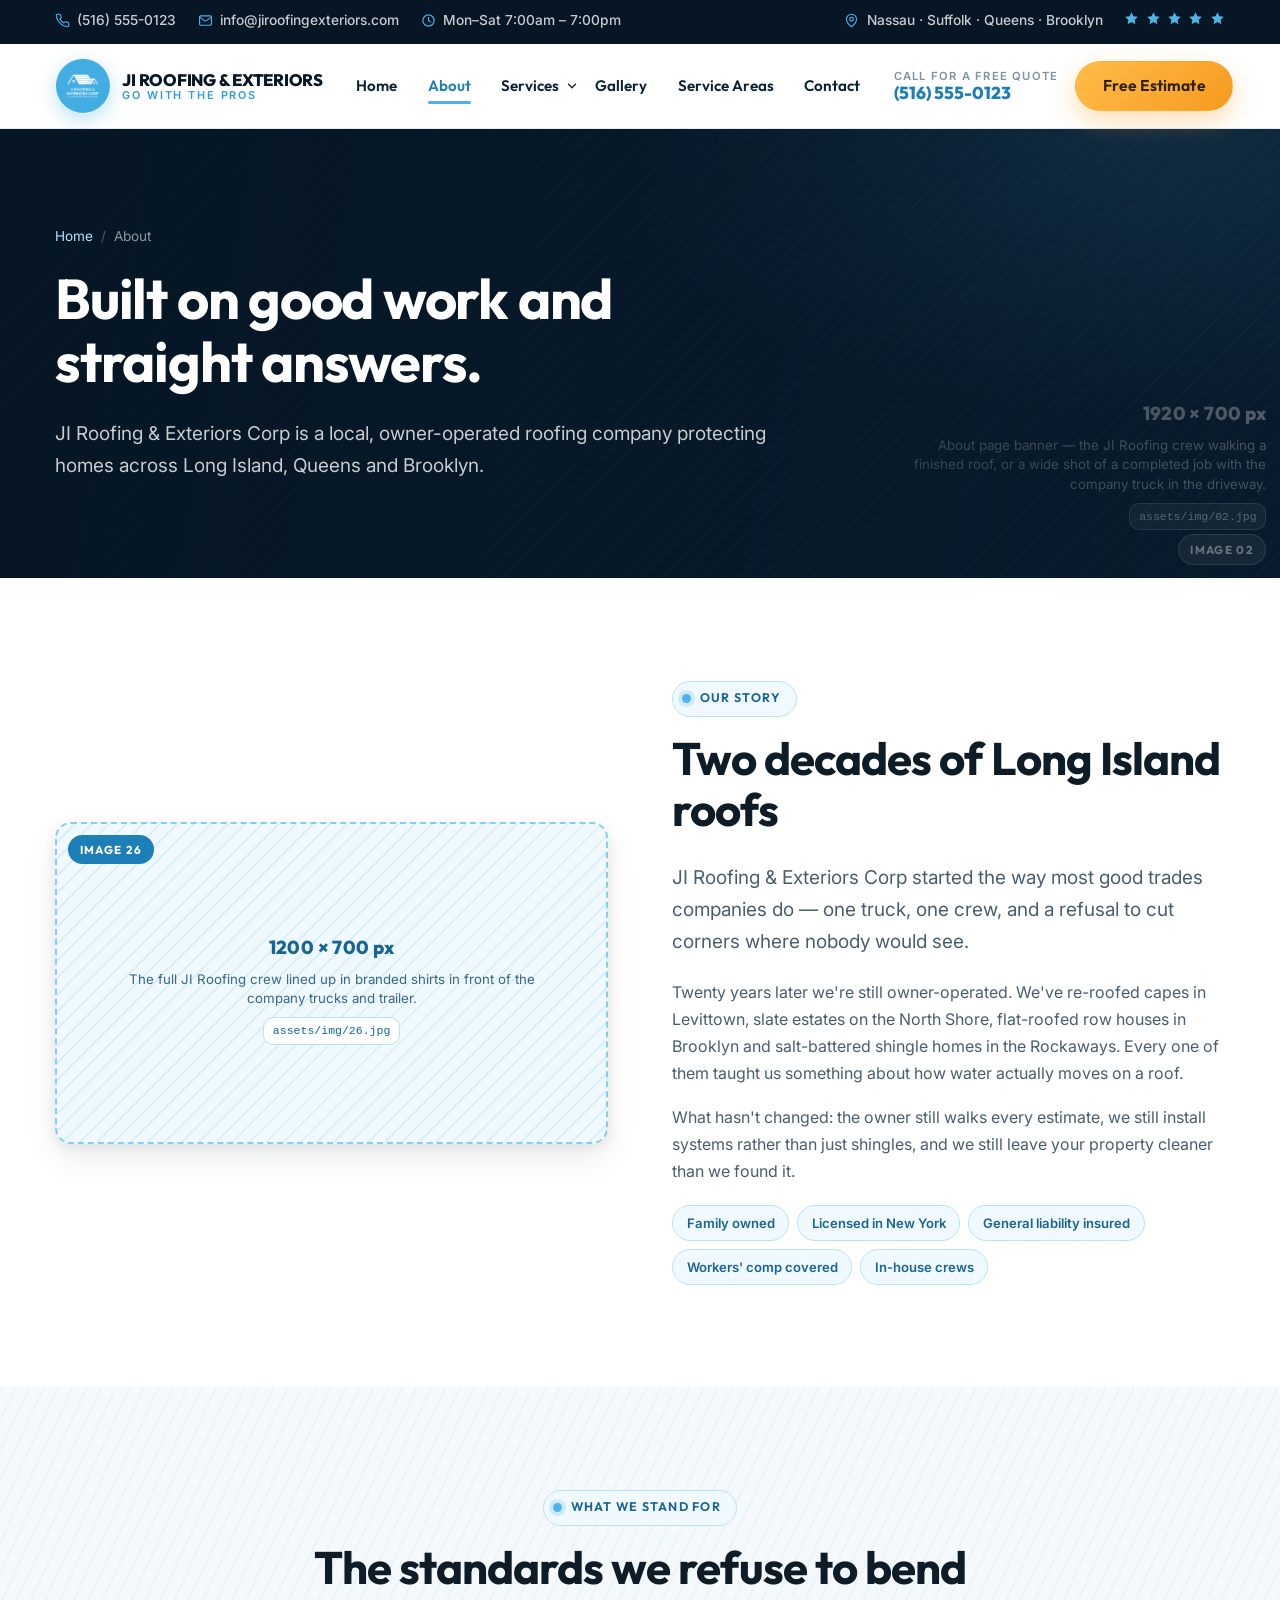
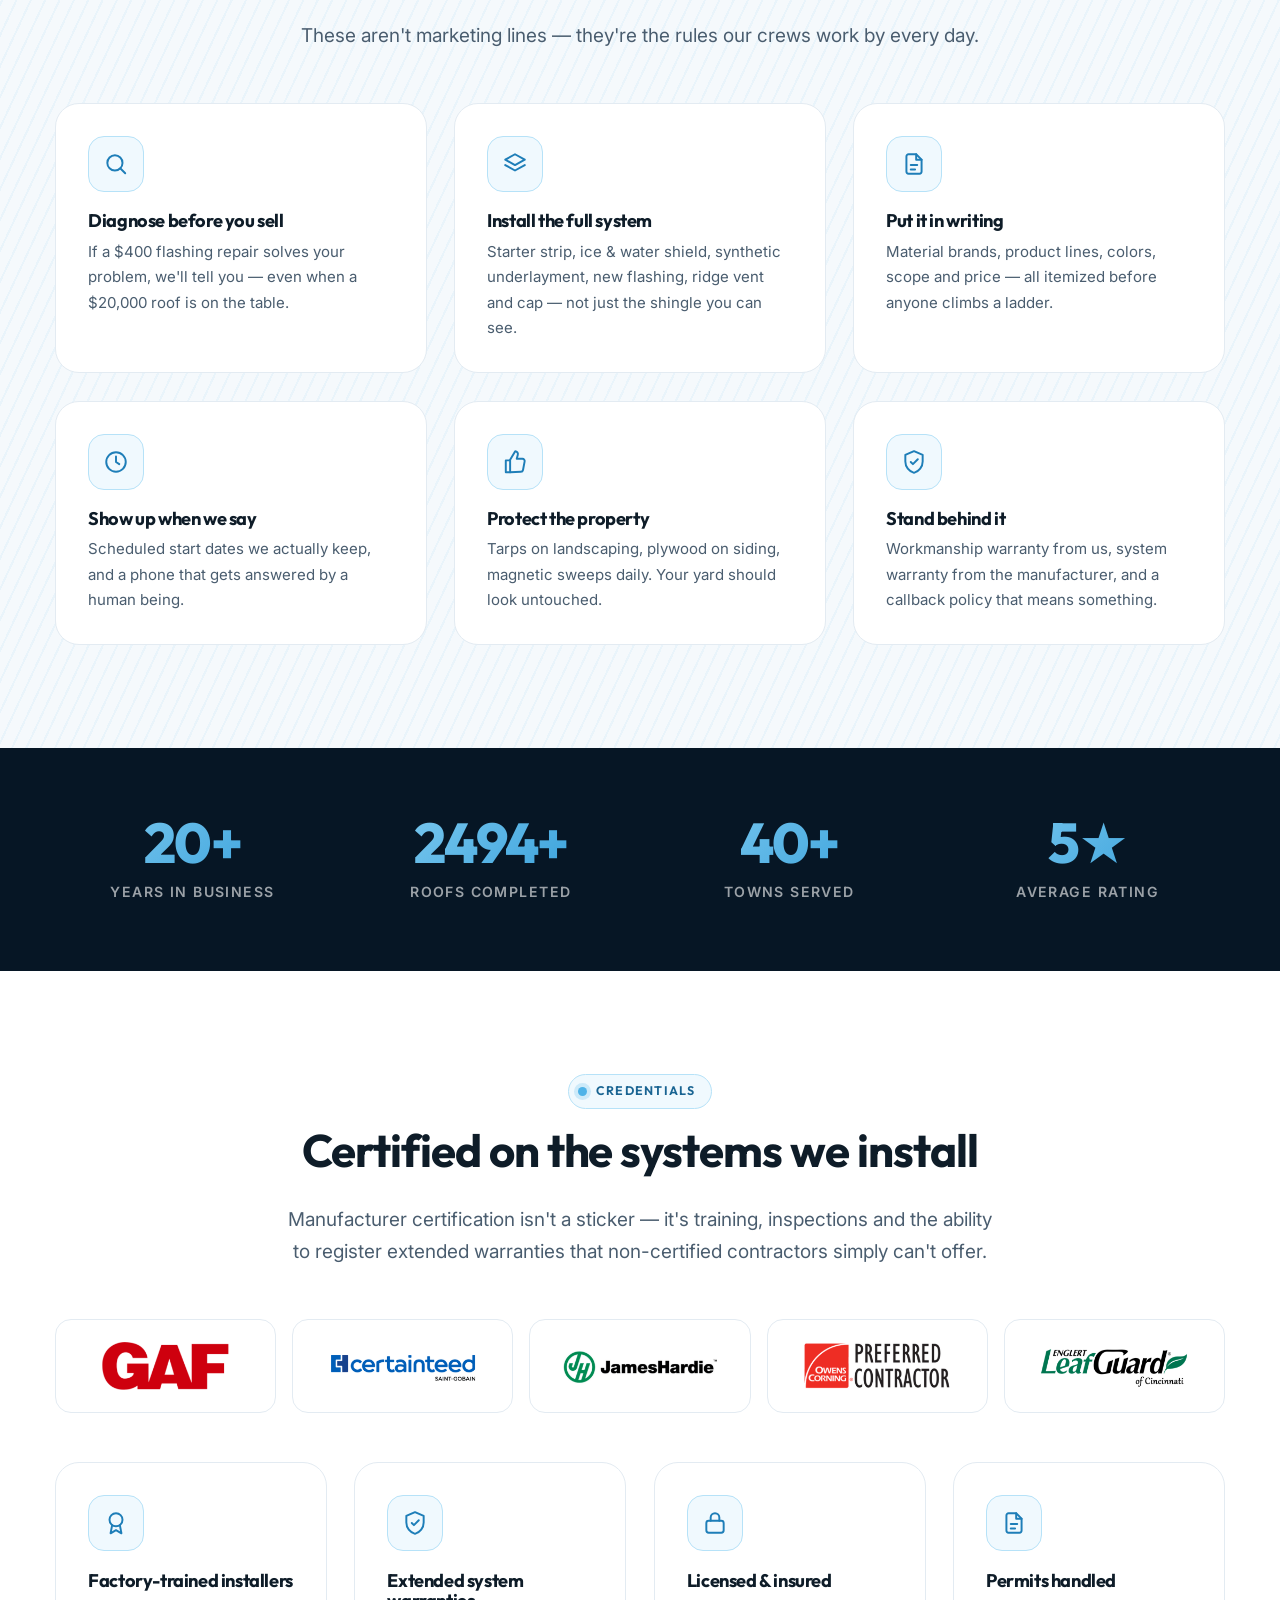
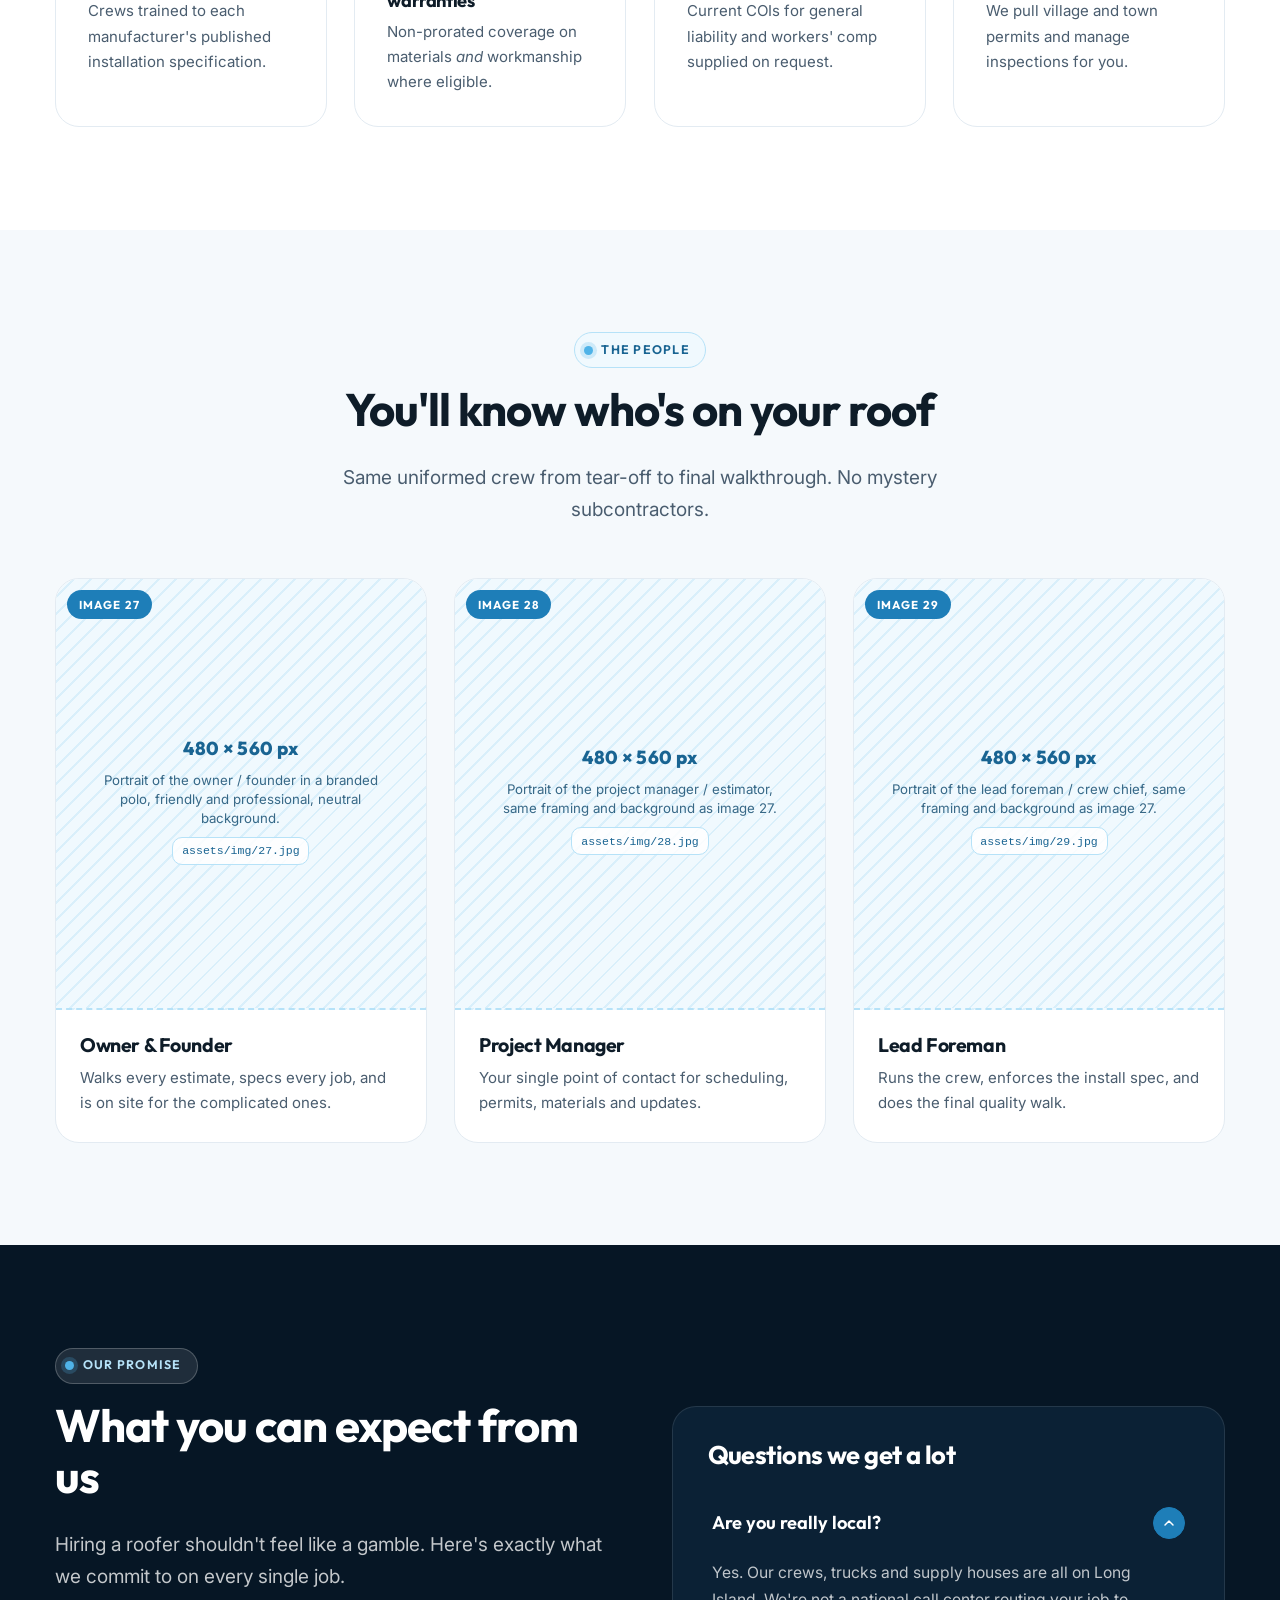
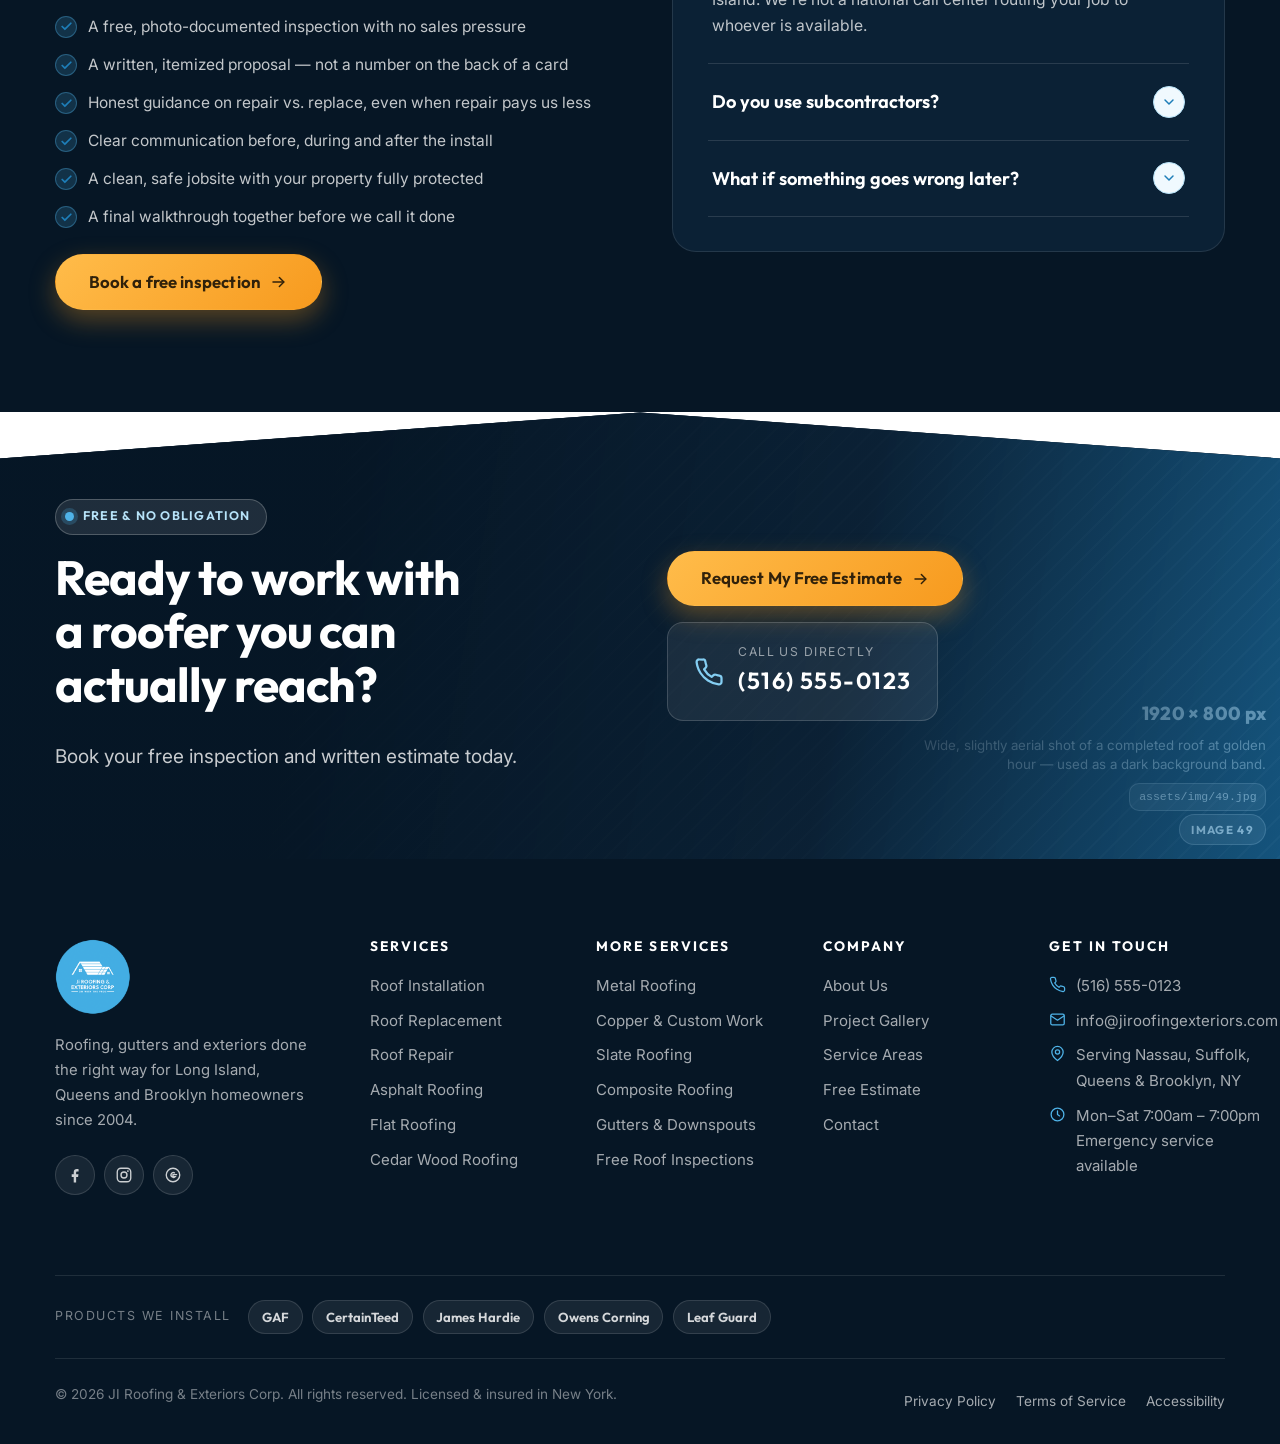
<file: about.html>
<!DOCTYPE html>
<html lang="en">
  <head>
    <meta charset="utf-8" />
    <meta name="viewport" content="width=device-width, initial-scale=1" />
    <title>About JI Roofing &amp; Exteriors Corp | Long Island Roofing Company</title>
    <meta
      name="description"
      content="Meet JI Roofing & Exteriors Corp — an owner-operated, licensed and insured roofing contractor serving Nassau, Suffolk, Queens and Brooklyn with certified GAF, CertainTeed, James Hardie, Owens Corning and Leaf Guard installations."
    />
    <meta name="theme-color" content="#4fb3e8" />
    <link rel="icon" href="assets/img/ji-roofing-logo.png" type="image/png" />
    <link rel="preconnect" href="https://fonts.googleapis.com" />
    <link rel="preconnect" href="https://fonts.gstatic.com" crossorigin />
    <link
      href="https://fonts.googleapis.com/css2?family=Inter:wght@400;500;600;700&family=Outfit:wght@400;500;600;700;800&display=swap"
      rel="stylesheet"
    />
    <link rel="stylesheet" href="assets/css/styles.css" />
  </head>

  <body>
    <a class="skip-link" href="#main">Skip to main content</a>

    <!-- ===================== ICON SPRITE ===================== -->
    <svg class="sr-only" aria-hidden="true" focusable="false" xmlns="http://www.w3.org/2000/svg">
      <symbol id="i-phone" viewBox="0 0 24 24" fill="none" stroke="currentColor" stroke-width="1.8" stroke-linecap="round" stroke-linejoin="round"><path d="M22 16.9v3a2 2 0 0 1-2.2 2 19.8 19.8 0 0 1-8.6-3.1 19.5 19.5 0 0 1-6-6A19.8 19.8 0 0 1 2.1 4.2 2 2 0 0 1 4.1 2h3a2 2 0 0 1 2 1.7c.1 1 .4 1.9.7 2.8a2 2 0 0 1-.5 2.1L8.1 9.9a16 16 0 0 0 6 6l1.3-1.2a2 2 0 0 1 2.1-.5c.9.3 1.8.6 2.8.7a2 2 0 0 1 1.7 2z"/></symbol>
      <symbol id="i-mail" viewBox="0 0 24 24" fill="none" stroke="currentColor" stroke-width="1.8" stroke-linecap="round" stroke-linejoin="round"><rect x="2.5" y="4.5" width="19" height="15" rx="2"/><path d="m3 7 9 6 9-6"/></symbol>
      <symbol id="i-pin" viewBox="0 0 24 24" fill="none" stroke="currentColor" stroke-width="1.8" stroke-linecap="round" stroke-linejoin="round"><path d="M20 10c0 6-8 12-8 12s-8-6-8-12a8 8 0 0 1 16 0z"/><circle cx="12" cy="10" r="3"/></symbol>
      <symbol id="i-clock" viewBox="0 0 24 24" fill="none" stroke="currentColor" stroke-width="1.8" stroke-linecap="round" stroke-linejoin="round"><circle cx="12" cy="12" r="9"/><path d="M12 7v5l3 2"/></symbol>
      <symbol id="i-star" viewBox="0 0 24 24" fill="currentColor"><path d="m12 2 3.1 6.3 6.9 1-5 4.9 1.2 6.8L12 17.7l-6.2 3.3L7 14.2l-5-4.9 6.9-1z"/></symbol>
      <symbol id="i-check" viewBox="0 0 24 24" fill="none" stroke="currentColor" stroke-width="2.4" stroke-linecap="round" stroke-linejoin="round"><polyline points="20 6 9 17 4 12"/></symbol>
      <symbol id="i-shield" viewBox="0 0 24 24" fill="none" stroke="currentColor" stroke-width="1.8" stroke-linecap="round" stroke-linejoin="round"><path d="M12 2 4 5.5v6c0 5 3.4 9.3 8 10.5 4.6-1.2 8-5.5 8-10.5v-6z"/><polyline points="9 12 11 14 15.5 9.5"/></symbol>
      <symbol id="i-arrow" viewBox="0 0 24 24" fill="none" stroke="currentColor" stroke-width="2" stroke-linecap="round" stroke-linejoin="round"><path d="M4 12h14"/><polyline points="12.5 6 18.5 12 12.5 18"/></symbol>
      <symbol id="i-down" viewBox="0 0 24 24" fill="none" stroke="currentColor" stroke-width="2.2" stroke-linecap="round" stroke-linejoin="round"><polyline points="6 9 12 15 18 9"/></symbol>
      <symbol id="i-left" viewBox="0 0 24 24" fill="none" stroke="currentColor" stroke-width="2.2" stroke-linecap="round" stroke-linejoin="round"><polyline points="15 18 9 12 15 6"/></symbol>
      <symbol id="i-right" viewBox="0 0 24 24" fill="none" stroke="currentColor" stroke-width="2.2" stroke-linecap="round" stroke-linejoin="round"><polyline points="9 18 15 12 9 6"/></symbol>
      <symbol id="i-close" viewBox="0 0 24 24" fill="none" stroke="currentColor" stroke-width="2.2" stroke-linecap="round"><path d="M18 6 6 18M6 6l12 12"/></symbol>
      <symbol id="i-menu" viewBox="0 0 24 24" fill="none" stroke="currentColor" stroke-width="2" stroke-linecap="round"><path d="M3 7h18M3 12h18M3 17h18"/></symbol>
      <symbol id="i-roof" viewBox="0 0 24 24" fill="none" stroke="currentColor" stroke-width="1.8" stroke-linecap="round" stroke-linejoin="round"><path d="M2.5 11.5 12 4l9.5 7.5"/><path d="M5 10.3V20h14v-9.7"/><path d="M10 20v-5h4v5"/></symbol>
      <symbol id="i-install" viewBox="0 0 24 24" fill="none" stroke="currentColor" stroke-width="1.8" stroke-linecap="round" stroke-linejoin="round"><path d="M2.5 11.5 12 4l9.5 7.5"/><path d="M5 10.3V20h8"/><circle cx="18" cy="17" r="4"/><path d="M18 15.2v3.6M16.2 17h3.6"/></symbol>
      <symbol id="i-replace" viewBox="0 0 24 24" fill="none" stroke="currentColor" stroke-width="1.8" stroke-linecap="round" stroke-linejoin="round"><path d="M2.5 10.5 12 3l9.5 7.5"/><path d="M5 9.5V20h14V9.5"/><path d="M9.5 14h5l-1.8-1.8M14.5 17h-5l1.8 1.8"/></symbol>
      <symbol id="i-wrench" viewBox="0 0 24 24" fill="none" stroke="currentColor" stroke-width="1.8" stroke-linecap="round" stroke-linejoin="round"><path d="M20.3 3.7a5 5 0 0 1-6.2 6.2l-7 7a2.3 2.3 0 0 1-3.3-3.3l7-7a5 5 0 0 1 6.2-6.2l-2.8 2.8 2.1 2.1z"/></symbol>
      <symbol id="i-layers" viewBox="0 0 24 24" fill="none" stroke="currentColor" stroke-width="1.8" stroke-linecap="round" stroke-linejoin="round"><path d="m12 3 9 5-9 5-9-5z"/><path d="m3 13 9 5 9-5"/></symbol>
      <symbol id="i-flat" viewBox="0 0 24 24" fill="none" stroke="currentColor" stroke-width="1.8" stroke-linecap="round" stroke-linejoin="round"><rect x="2.5" y="8" width="19" height="3.4" rx="1"/><path d="M5 11.6V20h14v-8.4"/><path d="M9 20v-4.5h6V20"/></symbol>
      <symbol id="i-tree" viewBox="0 0 24 24" fill="none" stroke="currentColor" stroke-width="1.8" stroke-linecap="round" stroke-linejoin="round"><path d="M12 2.5 7.5 10h3l-4 6.5h6V21h-1"/><path d="M12 2.5 16.5 10h-3l4 6.5h-6"/></symbol>
      <symbol id="i-metal" viewBox="0 0 24 24" fill="none" stroke="currentColor" stroke-width="1.8" stroke-linecap="round" stroke-linejoin="round"><path d="M3 20h18"/><path d="M6.5 20 9 4M11 20l1-16M15.5 20 15 4"/><path d="M4 11h16"/></symbol>
      <symbol id="i-gem" viewBox="0 0 24 24" fill="none" stroke="currentColor" stroke-width="1.8" stroke-linecap="round" stroke-linejoin="round"><path d="M12 2.5 4 9l8 12.5L20 9z"/><path d="M4 9h16"/><path d="m12 2.5-3 6.5 3 12.5 3-12.5z"/></symbol>
      <symbol id="i-tiles" viewBox="0 0 24 24" fill="none" stroke="currentColor" stroke-width="1.8" stroke-linecap="round" stroke-linejoin="round"><rect x="3" y="4" width="8" height="7" rx="1.2"/><rect x="13" y="4" width="8" height="7" rx="1.2"/><rect x="3" y="13" width="8" height="7" rx="1.2"/><rect x="13" y="13" width="8" height="7" rx="1.2"/></symbol>
      <symbol id="i-cube" viewBox="0 0 24 24" fill="none" stroke="currentColor" stroke-width="1.8" stroke-linecap="round" stroke-linejoin="round"><path d="m12 2.8 8.5 4.8v8.8L12 21.2l-8.5-4.8V7.6z"/><path d="M12 12v9.2M12 12 3.5 7.6M12 12l8.5-4.4"/></symbol>
      <symbol id="i-gutter" viewBox="0 0 24 24" fill="none" stroke="currentColor" stroke-width="1.8" stroke-linecap="round" stroke-linejoin="round"><path d="M3 6.5h18"/><path d="M3 6.5v3a3 3 0 0 0 3 3h12a3 3 0 0 0 3-3v-3"/><path d="M15 12.5V21"/><path d="M12 21h6"/></symbol>
      <symbol id="i-search" viewBox="0 0 24 24" fill="none" stroke="currentColor" stroke-width="1.8" stroke-linecap="round" stroke-linejoin="round"><circle cx="11" cy="11" r="7"/><path d="m20.5 20.5-4.4-4.4"/></symbol>
      <symbol id="i-award" viewBox="0 0 24 24" fill="none" stroke="currentColor" stroke-width="1.8" stroke-linecap="round" stroke-linejoin="round"><circle cx="12" cy="9" r="6"/><path d="m8.4 14.2-1.4 7.3 5-2.9 5 2.9-1.4-7.3"/></symbol>
      <symbol id="i-users" viewBox="0 0 24 24" fill="none" stroke="currentColor" stroke-width="1.8" stroke-linecap="round" stroke-linejoin="round"><circle cx="9" cy="8" r="3.6"/><path d="M2.6 20a6.4 6.4 0 0 1 12.8 0"/><path d="M16.3 5.1a3.6 3.6 0 0 1 0 6.9"/><path d="M18 14.9A6.4 6.4 0 0 1 21.4 20"/></symbol>
      <symbol id="i-calendar" viewBox="0 0 24 24" fill="none" stroke="currentColor" stroke-width="1.8" stroke-linecap="round" stroke-linejoin="round"><rect x="3" y="5" width="18" height="16" rx="2.2"/><path d="M3 10h18M8 3v4M16 3v4"/></symbol>
      <symbol id="i-truck" viewBox="0 0 24 24" fill="none" stroke="currentColor" stroke-width="1.8" stroke-linecap="round" stroke-linejoin="round"><path d="M2 6.5h11.5V17H2z"/><path d="M13.5 9.5H17l4 4V17h-7.5z"/><circle cx="7" cy="18.5" r="2"/><circle cx="17" cy="18.5" r="2"/></symbol>
      <symbol id="i-doc" viewBox="0 0 24 24" fill="none" stroke="currentColor" stroke-width="1.8" stroke-linecap="round" stroke-linejoin="round"><path d="M14 3H7a2 2 0 0 0-2 2v14a2 2 0 0 0 2 2h10a2 2 0 0 0 2-2V8z"/><path d="M14 3v5h5"/><path d="M9 13h6M9 17h4"/></symbol>
      <symbol id="i-dollar" viewBox="0 0 24 24" fill="none" stroke="currentColor" stroke-width="1.8" stroke-linecap="round" stroke-linejoin="round"><path d="M12 2.5v19"/><path d="M16.8 7c0-1.9-2.1-2.9-4.8-2.9S7 5 7 7.2s2.1 2.9 5 3.4 5 1.3 5 3.4-2.1 3-4.8 3-4.9-1.1-4.9-2.9"/></symbol>
      <symbol id="i-zap" viewBox="0 0 24 24" fill="none" stroke="currentColor" stroke-width="1.8" stroke-linecap="round" stroke-linejoin="round"><path d="M13 2.5 4.5 14H11l-1 7.5L19.5 10H13z"/></symbol>
      <symbol id="i-thumb" viewBox="0 0 24 24" fill="none" stroke="currentColor" stroke-width="1.8" stroke-linecap="round" stroke-linejoin="round"><path d="M7.5 21.5V10L12.2 2a2.6 2.6 0 0 1 2.4 3.3L13.6 9h5.3a2 2 0 0 1 2 2.4l-1.5 8a2 2 0 0 1-2 1.6z"/><path d="M7.5 10.5H3.5v11h4"/></symbol>
      <symbol id="i-map" viewBox="0 0 24 24" fill="none" stroke="currentColor" stroke-width="1.8" stroke-linecap="round" stroke-linejoin="round"><path d="m2.5 6.3 6.5-2.8 6 2.8 6.5-2.8v14.2l-6.5 2.8-6-2.8-6.5 2.8z"/><path d="M9 3.5v15M15 6.3v15"/></symbol>
      <symbol id="i-lock" viewBox="0 0 24 24" fill="none" stroke="currentColor" stroke-width="1.8" stroke-linecap="round" stroke-linejoin="round"><rect x="4" y="10" width="16" height="11" rx="2.2"/><path d="M8 10V7a4 4 0 0 1 8 0v3"/></symbol>
      <symbol id="i-fb" viewBox="0 0 24 24" fill="currentColor"><path d="M13.5 22v-7.5h2.6l.5-3.4h-3.1V8.9c0-1 .3-1.6 1.7-1.6h1.6V4.2c-.3 0-1.3-.1-2.4-.1-2.4 0-4.1 1.5-4.1 4.2v2.8H7.6v3.4h2.7V22z"/></symbol>
      <symbol id="i-ig" viewBox="0 0 24 24" fill="none" stroke="currentColor" stroke-width="1.8"><rect x="3" y="3" width="18" height="18" rx="5"/><circle cx="12" cy="12" r="4"/><circle cx="17.2" cy="6.8" r="1.2" fill="currentColor" stroke="none"/></symbol>
      <symbol id="i-google" viewBox="0 0 24 24" fill="none" stroke="currentColor" stroke-width="1.8" stroke-linecap="round"><circle cx="12" cy="12" r="9"/><path d="M16.8 11.4H12v2.8h2.8A3.2 3.2 0 1 1 14 9.1"/></symbol>
    </svg>

    <!-- ===================== TOP BAR ===================== -->
    <div class="topbar">
      <div class="wrap topbar__inner">
        <ul class="topbar__list">
          <li><a href="tel:+15165550123"><svg aria-hidden="true"><use href="#i-phone"/></svg>(516) 555-0123</a></li>
          <li><a href="mailto:info@jiroofingexteriors.com"><svg aria-hidden="true"><use href="#i-mail"/></svg>info@jiroofingexteriors.com</a></li>
          <li class="topbar__secondary"><span class="topbar__item"><svg aria-hidden="true"><use href="#i-clock"/></svg>Mon–Sat 7:00am – 7:00pm</span></li>
        </ul>
        <ul class="topbar__list topbar__secondary">
          <li><span class="topbar__item"><svg aria-hidden="true"><use href="#i-pin"/></svg>Nassau · Suffolk · Queens · Brooklyn</span></li>
          <li>
            <span class="topbar__rating">
              <svg aria-hidden="true"><use href="#i-star"/></svg><svg aria-hidden="true"><use href="#i-star"/></svg><svg aria-hidden="true"><use href="#i-star"/></svg><svg aria-hidden="true"><use href="#i-star"/></svg><svg aria-hidden="true"><use href="#i-star"/></svg>
            </span>
          </li>
        </ul>
      </div>
    </div>

    <!-- ===================== HEADER ===================== -->
    <header class="header">
      <div class="wrap header__inner">
        <a class="brand" href="index.html" aria-label="JI Roofing &amp; Exteriors Corp — home">
          <img src="assets/img/ji-roofing-logo.png" alt="JI Roofing &amp; Exteriors Corp logo" width="56" height="56" />
          <span class="brand__text">
            <span class="brand__name">JI Roofing &amp; Exteriors</span>
            <span class="brand__tag">Go With The Pros</span>
          </span>
        </a>

        <nav class="nav" id="primary-nav" aria-label="Primary">
          <ul class="nav__list">
            <li class="nav__item"><a class="nav__link" href="index.html">Home</a></li>
            <li class="nav__item"><a class="nav__link" href="about.html" aria-current="page">About</a></li>
            <li class="nav__item nav__item--has-menu">
              <a class="nav__link" href="services.html">Services <svg class="nav__caret" aria-hidden="true"><use href="#i-down"/></svg></a>
              <ul class="nav__menu">
                <li><a href="services.html#roof-installation"><svg aria-hidden="true"><use href="#i-install"/></svg>Roof Installation</a></li>
                <li><a href="services.html#roof-replacement"><svg aria-hidden="true"><use href="#i-replace"/></svg>Roof Replacement</a></li>
                <li><a href="services.html#roof-repair"><svg aria-hidden="true"><use href="#i-wrench"/></svg>Roof Repair</a></li>
                <li><a href="services.html#asphalt-roofing"><svg aria-hidden="true"><use href="#i-layers"/></svg>Asphalt Roofing</a></li>
                <li><a href="services.html#flat-roofing"><svg aria-hidden="true"><use href="#i-flat"/></svg>Flat Roofing</a></li>
                <li><a href="services.html#cedar-roofing"><svg aria-hidden="true"><use href="#i-tree"/></svg>Cedar Wood Roofing</a></li>
                <li><a href="services.html#metal-roofing"><svg aria-hidden="true"><use href="#i-metal"/></svg>Metal Roofing</a></li>
                <li><a href="services.html#copper-work"><svg aria-hidden="true"><use href="#i-gem"/></svg>Copper &amp; Custom Work</a></li>
                <li><a href="services.html#slate-roofing"><svg aria-hidden="true"><use href="#i-tiles"/></svg>Slate Roofing</a></li>
                <li><a href="services.html#composite-roofing"><svg aria-hidden="true"><use href="#i-cube"/></svg>Composite Roofing</a></li>
                <li><a href="services.html#gutters"><svg aria-hidden="true"><use href="#i-gutter"/></svg>Gutters &amp; Downspouts</a></li>
                <li><a href="services.html#roof-inspection"><svg aria-hidden="true"><use href="#i-search"/></svg>Free Roof Inspections</a></li>
              </ul>
            </li>
            <li class="nav__item"><a class="nav__link" href="gallery.html">Gallery</a></li>
            <li class="nav__item"><a class="nav__link" href="service-areas.html">Service Areas</a></li>
            <li class="nav__item"><a class="nav__link" href="contact.html">Contact</a></li>
          </ul>
          <div class="nav__mobile-cta">
            <a class="btn btn--primary btn--block" href="contact.html">Get My Free Estimate</a>
            <a class="btn btn--outline btn--block" href="tel:+15165550123"><svg aria-hidden="true"><use href="#i-phone"/></svg>(516) 555-0123</a>
          </div>
        </nav>

        <div class="header__cta">
          <span class="header__phone">
            <span>Call for a free quote</span>
            <strong><a href="tel:+15165550123">(516) 555-0123</a></strong>
          </span>
          <a class="btn btn--primary" href="contact.html">Free Estimate</a>
          <button class="nav-toggle" type="button" aria-label="Open menu" aria-expanded="false" aria-controls="primary-nav">
            <svg class="icon-open" aria-hidden="true"><use href="#i-menu"/></svg>
            <svg class="icon-close" aria-hidden="true"><use href="#i-close"/></svg>
          </button>
        </div>
      </div>
    </header>
    <div class="nav-scrim" aria-hidden="true"></div>

    <main id="main">
      <!-- ===================== PAGE HEAD ===================== -->
      <section class="pagehead">
        <!-- IMAGE 02 -->
        <div class="ph ph--bg">
          <span class="ph__badge">Image 02</span>
          <span class="ph__body"><strong class="ph__dim">1920 × 700 px</strong><span class="ph__desc">About page banner — the JI Roofing crew walking a finished roof, or a wide shot of a completed job with the company truck in the driveway.</span><code class="ph__file">assets/img/02.jpg</code></span>
        </div>
        <div class="pagehead__scrim"></div>
        <div class="wrap">
          <div class="pagehead__inner">
            <ul class="crumbs">
              <li><a href="index.html">Home</a></li>
              <li>About</li>
            </ul>
            <h1>Built on good work and straight answers.</h1>
            <p>JI Roofing &amp; Exteriors Corp is a local, owner-operated roofing company protecting homes across Long Island, Queens and Brooklyn.</p>
          </div>
        </div>
      </section>

      <!-- ===================== STORY ===================== -->
      <section class="section">
        <div class="wrap split">
          <div class="split__media reveal">
            <!-- IMAGE 26 -->
            <figure class="ph" style="--ph-ratio: 12 / 7">
              <span class="ph__badge">Image 26</span>
              <span class="ph__body"><strong class="ph__dim">1200 × 700 px</strong><span class="ph__desc">The full JI Roofing crew lined up in branded shirts in front of the company trucks and trailer.</span><code class="ph__file">assets/img/26.jpg</code></span>
            </figure>
          </div>
          <div class="reveal" data-delay="100">
            <span class="eyebrow">Our story</span>
            <h2>Two decades of Long Island roofs</h2>
            <p class="lead">
              JI Roofing &amp; Exteriors Corp started the way most good trades companies do — one truck, one crew, and a
              refusal to cut corners where nobody would see.
            </p>
            <p>
              Twenty years later we're still owner-operated. We've re-roofed capes in Levittown, slate estates on the
              North Shore, flat-roofed row houses in Brooklyn and salt-battered shingle homes in the Rockaways. Every one
              of them taught us something about how water actually moves on a roof.
            </p>
            <p>
              What hasn't changed: the owner still walks every estimate, we still install systems rather than just
              shingles, and we still leave your property cleaner than we found it.
            </p>
            <ul class="pill-row">
              <li>Family owned</li>
              <li>Licensed in New York</li>
              <li>General liability insured</li>
              <li>Workers' comp covered</li>
              <li>In-house crews</li>
            </ul>
          </div>
        </div>
      </section>

      <!-- ===================== VALUES ===================== -->
      <section class="section section--shingle">
        <div class="wrap">
          <div class="section-head section-head--center reveal">
            <span class="eyebrow">What we stand for</span>
            <h2>The standards we refuse to bend</h2>
            <p>These aren't marketing lines — they're the rules our crews work by every day.</p>
          </div>
          <div class="grid grid--3">
            <article class="feature reveal">
              <span class="feature__icon"><svg aria-hidden="true"><use href="#i-search"/></svg></span>
              <h3>Diagnose before you sell</h3>
              <p>If a $400 flashing repair solves your problem, we'll tell you — even when a $20,000 roof is on the table.</p>
            </article>
            <article class="feature reveal" data-delay="60">
              <span class="feature__icon"><svg aria-hidden="true"><use href="#i-layers"/></svg></span>
              <h3>Install the full system</h3>
              <p>Starter strip, ice &amp; water shield, synthetic underlayment, new flashing, ridge vent and cap — not just the shingle you can see.</p>
            </article>
            <article class="feature reveal" data-delay="120">
              <span class="feature__icon"><svg aria-hidden="true"><use href="#i-doc"/></svg></span>
              <h3>Put it in writing</h3>
              <p>Material brands, product lines, colors, scope and price — all itemized before anyone climbs a ladder.</p>
            </article>
            <article class="feature reveal">
              <span class="feature__icon"><svg aria-hidden="true"><use href="#i-clock"/></svg></span>
              <h3>Show up when we say</h3>
              <p>Scheduled start dates we actually keep, and a phone that gets answered by a human being.</p>
            </article>
            <article class="feature reveal" data-delay="60">
              <span class="feature__icon"><svg aria-hidden="true"><use href="#i-thumb"/></svg></span>
              <h3>Protect the property</h3>
              <p>Tarps on landscaping, plywood on siding, magnetic sweeps daily. Your yard should look untouched.</p>
            </article>
            <article class="feature reveal" data-delay="120">
              <span class="feature__icon"><svg aria-hidden="true"><use href="#i-shield"/></svg></span>
              <h3>Stand behind it</h3>
              <p>Workmanship warranty from us, system warranty from the manufacturer, and a callback policy that means something.</p>
            </article>
          </div>
        </div>
      </section>

      <!-- ===================== STATS ===================== -->
      <section class="section section--navy section--tight">
        <div class="wrap">
          <div class="stats">
            <div class="stat reveal">
              <span class="stat__num" data-count="20" data-suffix="+">0</span>
              <span class="stat__label">Years in business</span>
            </div>
            <div class="stat reveal" data-delay="60">
              <span class="stat__num" data-count="2500" data-suffix="+">0</span>
              <span class="stat__label">Roofs completed</span>
            </div>
            <div class="stat reveal" data-delay="120">
              <span class="stat__num" data-count="40" data-suffix="+">0</span>
              <span class="stat__label">Towns served</span>
            </div>
            <div class="stat reveal" data-delay="180">
              <span class="stat__num" data-count="5" data-suffix="★">0</span>
              <span class="stat__label">Average rating</span>
            </div>
          </div>
        </div>
      </section>

      <!-- ===================== CERTIFICATIONS ===================== -->
      <section class="section">
        <div class="wrap">
          <div class="section-head section-head--center reveal">
            <span class="eyebrow">Credentials</span>
            <h2>Certified on the systems we install</h2>
            <p>Manufacturer certification isn't a sticker — it's training, inspections and the ability to register extended warranties that non-certified contractors simply can't offer.</p>
          </div>
          <div class="brands__grid reveal">
            <!-- IMAGE 07 -->
            <figure class="brand-logo"><img src="assets/img/GAF_Roofing_07.png" alt="GAF roofing products" loading="lazy" /></figure>
            <!-- IMAGE 08 -->
            <figure class="brand-logo"><img src="assets/img/certainteed_roofing_08.png" alt="CertainTeed roofing products" loading="lazy" /></figure>
            <!-- IMAGE 09 -->
            <figure class="brand-logo"><img src="assets/img/jameshardie_roofing_09.png" alt="James Hardie siding and trim products" loading="lazy" /></figure>
            <!-- IMAGE 10 -->
            <figure class="brand-logo"><img src="assets/img/owens_corning_roofing_10.png" alt="Owens Corning roofing products" loading="lazy" /></figure>
            <!-- IMAGE 11 -->
            <figure class="brand-logo"><img src="assets/img/leaf_guard_roofing_11.png" alt="LeafGuard gutter protection systems" loading="lazy" /></figure>
          </div>

          <div class="grid grid--4 reveal" style="margin-top: clamp(2rem, 1.5rem + 2vw, 3.25rem)">
            <article class="feature">
              <span class="feature__icon"><svg aria-hidden="true"><use href="#i-award"/></svg></span>
              <h3>Factory-trained installers</h3>
              <p>Crews trained to each manufacturer's published installation specification.</p>
            </article>
            <article class="feature">
              <span class="feature__icon"><svg aria-hidden="true"><use href="#i-shield"/></svg></span>
              <h3>Extended system warranties</h3>
              <p>Non-prorated coverage on materials <em>and</em> workmanship where eligible.</p>
            </article>
            <article class="feature">
              <span class="feature__icon"><svg aria-hidden="true"><use href="#i-lock"/></svg></span>
              <h3>Licensed &amp; insured</h3>
              <p>Current COIs for general liability and workers' comp supplied on request.</p>
            </article>
            <article class="feature">
              <span class="feature__icon"><svg aria-hidden="true"><use href="#i-doc"/></svg></span>
              <h3>Permits handled</h3>
              <p>We pull village and town permits and manage inspections for you.</p>
            </article>
          </div>
        </div>
      </section>

      <!-- ===================== TEAM ===================== -->
      <section class="section section--alt">
        <div class="wrap">
          <div class="section-head section-head--center reveal">
            <span class="eyebrow">The people</span>
            <h2>You'll know who's on your roof</h2>
            <p>Same uniformed crew from tear-off to final walkthrough. No mystery subcontractors.</p>
          </div>
          <div class="grid grid--3">
            <article class="card reveal">
              <div class="card__media">
                <!-- IMAGE 27 -->
                <figure class="ph" style="--ph-ratio: 6 / 7"><span class="ph__badge">Image 27</span><span class="ph__body"><strong class="ph__dim">480 × 560 px</strong><span class="ph__desc">Portrait of the owner / founder in a branded polo, friendly and professional, neutral background.</span><code class="ph__file">assets/img/27.jpg</code></span></figure>
              </div>
              <div class="card__body">
                <h3>Owner &amp; Founder</h3>
                <p>Walks every estimate, specs every job, and is on site for the complicated ones.</p>
              </div>
            </article>
            <article class="card reveal" data-delay="60">
              <div class="card__media">
                <!-- IMAGE 28 -->
                <figure class="ph" style="--ph-ratio: 6 / 7"><span class="ph__badge">Image 28</span><span class="ph__body"><strong class="ph__dim">480 × 560 px</strong><span class="ph__desc">Portrait of the project manager / estimator, same framing and background as image 27.</span><code class="ph__file">assets/img/28.jpg</code></span></figure>
              </div>
              <div class="card__body">
                <h3>Project Manager</h3>
                <p>Your single point of contact for scheduling, permits, materials and updates.</p>
              </div>
            </article>
            <article class="card reveal" data-delay="120">
              <div class="card__media">
                <!-- IMAGE 29 -->
                <figure class="ph" style="--ph-ratio: 6 / 7"><span class="ph__badge">Image 29</span><span class="ph__body"><strong class="ph__dim">480 × 560 px</strong><span class="ph__desc">Portrait of the lead foreman / crew chief, same framing and background as image 27.</span><code class="ph__file">assets/img/29.jpg</code></span></figure>
              </div>
              <div class="card__body">
                <h3>Lead Foreman</h3>
                <p>Runs the crew, enforces the install spec, and does the final quality walk.</p>
              </div>
            </article>
          </div>
        </div>
      </section>

      <!-- ===================== PROMISE ===================== -->
      <section class="section section--navy">
        <div class="wrap split">
          <div class="reveal">
            <span class="eyebrow eyebrow--light">Our promise</span>
            <h2>What you can expect from us</h2>
            <p class="lead">Hiring a roofer shouldn't feel like a gamble. Here's exactly what we commit to on every single job.</p>
            <ul class="checklist">
              <li>A free, photo-documented inspection with no sales pressure</li>
              <li>A written, itemized proposal — not a number on the back of a card</li>
              <li>Honest guidance on repair vs. replace, even when repair pays us less</li>
              <li>Clear communication before, during and after the install</li>
              <li>A clean, safe jobsite with your property fully protected</li>
              <li>A final walkthrough together before we call it done</li>
            </ul>
            <div class="btn-row">
              <a class="btn btn--primary btn--lg" href="contact.html">Book a free inspection <svg aria-hidden="true"><use href="#i-arrow"/></svg></a>
            </div>
          </div>
          <div class="reveal" data-delay="100">
            <div class="panel panel--navy">
              <h3>Questions we get a lot</h3>
              <div class="faq" style="border-top: 0">
                <div class="faq__item" style="border-color: rgba(255,255,255,.12)">
                  <button class="faq__q" type="button" aria-expanded="true" style="color: #fff">Are you really local?
                    <span class="faq__sign"><svg aria-hidden="true"><use href="#i-down"/></svg></span>
                  </button>
                  <div class="faq__a"><div><p>Yes. Our crews, trucks and supply houses are all on Long Island. We're not a national call center routing your job to whoever is available.</p></div></div>
                </div>
                <div class="faq__item" style="border-color: rgba(255,255,255,.12)">
                  <button class="faq__q" type="button" aria-expanded="false" style="color: #fff">Do you use subcontractors?
                    <span class="faq__sign"><svg aria-hidden="true"><use href="#i-down"/></svg></span>
                  </button>
                  <div class="faq__a"><div><p>Our roofing and gutter work is performed by our own in-house crews. For specialty trades like masonry or electrical we use the same vetted partners every time.</p></div></div>
                </div>
                <div class="faq__item" style="border-color: rgba(255,255,255,.12)">
                  <button class="faq__q" type="button" aria-expanded="false" style="color: #fff">What if something goes wrong later?
                    <span class="faq__sign"><svg aria-hidden="true"><use href="#i-down"/></svg></span>
                  </button>
                  <div class="faq__a"><div><p>You call us and we come back. Our workmanship warranty is written into your contract, and we're still here — the same company, the same phone number.</p></div></div>
                </div>
              </div>
            </div>
          </div>
        </div>
      </section>

      <!-- ===================== CTA ===================== -->
      <section class="cta roofline">
        <!-- IMAGE 49 -->
        <div class="ph ph--bg">
          <span class="ph__badge">Image 49</span>
          <span class="ph__body"><strong class="ph__dim">1920 × 800 px</strong><span class="ph__desc">Wide, slightly aerial shot of a completed roof at golden hour — used as a dark background band.</span><code class="ph__file">assets/img/49.jpg</code></span>
        </div>
        <div class="cta__scrim"></div>
        <div class="wrap cta__inner">
          <div class="reveal">
            <span class="eyebrow eyebrow--light">Free &amp; no obligation</span>
            <h2>Ready to work with a roofer you can actually reach?</h2>
            <p class="lead">Book your free inspection and written estimate today.</p>
          </div>
          <div class="reveal" data-delay="100" style="display: grid; gap: 1rem; justify-items: start">
            <a class="btn btn--primary btn--lg" href="contact.html">Request My Free Estimate <svg aria-hidden="true"><use href="#i-arrow"/></svg></a>
            <a class="cta__phone" href="tel:+15165550123">
              <svg aria-hidden="true"><use href="#i-phone"/></svg>
              <span><span>Call us directly</span><strong>(516) 555-0123</strong></span>
            </a>
          </div>
        </div>
      </section>
    </main>

    <!-- ===================== FOOTER ===================== -->
    <footer class="footer">
      <div class="wrap">
        <div class="footer__top">
          <div class="footer__brand">
            <img src="assets/img/ji-roofing-logo.png" alt="JI Roofing &amp; Exteriors Corp" width="76" height="76" />
            <p>Roofing, gutters and exteriors done the right way for Long Island, Queens and Brooklyn homeowners since 2004.</p>
            <div class="social">
              <a href="#" aria-label="Facebook"><svg aria-hidden="true"><use href="#i-fb"/></svg></a>
              <a href="#" aria-label="Instagram"><svg aria-hidden="true"><use href="#i-ig"/></svg></a>
              <a href="#" aria-label="Google Business Profile"><svg aria-hidden="true"><use href="#i-google"/></svg></a>
            </div>
          </div>
          <div>
            <h4>Services</h4>
            <ul>
              <li><a href="services.html#roof-installation">Roof Installation</a></li>
              <li><a href="services.html#roof-replacement">Roof Replacement</a></li>
              <li><a href="services.html#roof-repair">Roof Repair</a></li>
              <li><a href="services.html#asphalt-roofing">Asphalt Roofing</a></li>
              <li><a href="services.html#flat-roofing">Flat Roofing</a></li>
              <li><a href="services.html#cedar-roofing">Cedar Wood Roofing</a></li>
            </ul>
          </div>
          <div>
            <h4>More services</h4>
            <ul>
              <li><a href="services.html#metal-roofing">Metal Roofing</a></li>
              <li><a href="services.html#copper-work">Copper &amp; Custom Work</a></li>
              <li><a href="services.html#slate-roofing">Slate Roofing</a></li>
              <li><a href="services.html#composite-roofing">Composite Roofing</a></li>
              <li><a href="services.html#gutters">Gutters &amp; Downspouts</a></li>
              <li><a href="services.html#roof-inspection">Free Roof Inspections</a></li>
            </ul>
          </div>
          <div>
            <h4>Company</h4>
            <ul>
              <li><a href="about.html">About Us</a></li>
              <li><a href="gallery.html">Project Gallery</a></li>
              <li><a href="service-areas.html">Service Areas</a></li>
              <li><a href="contact.html">Free Estimate</a></li>
              <li><a href="contact.html#contact-form">Contact</a></li>
            </ul>
          </div>
          <div>
            <h4>Get in touch</h4>
            <ul class="footer__contact">
              <li><svg aria-hidden="true"><use href="#i-phone"/></svg><a href="tel:+15165550123">(516) 555-0123</a></li>
              <li><svg aria-hidden="true"><use href="#i-mail"/></svg><a href="mailto:info@jiroofingexteriors.com">info@jiroofingexteriors.com</a></li>
              <li><svg aria-hidden="true"><use href="#i-pin"/></svg><span>Serving Nassau, Suffolk,<br />Queens &amp; Brooklyn, NY</span></li>
              <li><svg aria-hidden="true"><use href="#i-clock"/></svg><span>Mon–Sat 7:00am – 7:00pm<br />Emergency service available</span></li>
            </ul>
          </div>
        </div>
        <div class="footer__brands">
          <span>Products we install</span>
          <b>GAF</b><b>CertainTeed</b><b>James Hardie</b><b>Owens Corning</b><b>Leaf Guard</b>
        </div>
        <div class="footer__bottom">
          <p>&copy; <span data-year>2026</span> JI Roofing &amp; Exteriors Corp. All rights reserved. Licensed &amp; insured in New York.</p>
          <ul>
            <li><a href="#">Privacy Policy</a></li>
            <li><a href="#">Terms of Service</a></li>
            <li><a href="#">Accessibility</a></li>
          </ul>
        </div>
      </div>
    </footer>

    <div class="actionbar">
      <a class="btn btn--outline" href="tel:+15165550123"><svg aria-hidden="true"><use href="#i-phone"/></svg>Call Now</a>
      <a class="btn btn--primary" href="contact.html">Free Estimate</a>
    </div>

    <script src="assets/js/main.js" defer></script>
  </body>
</html>
</file>
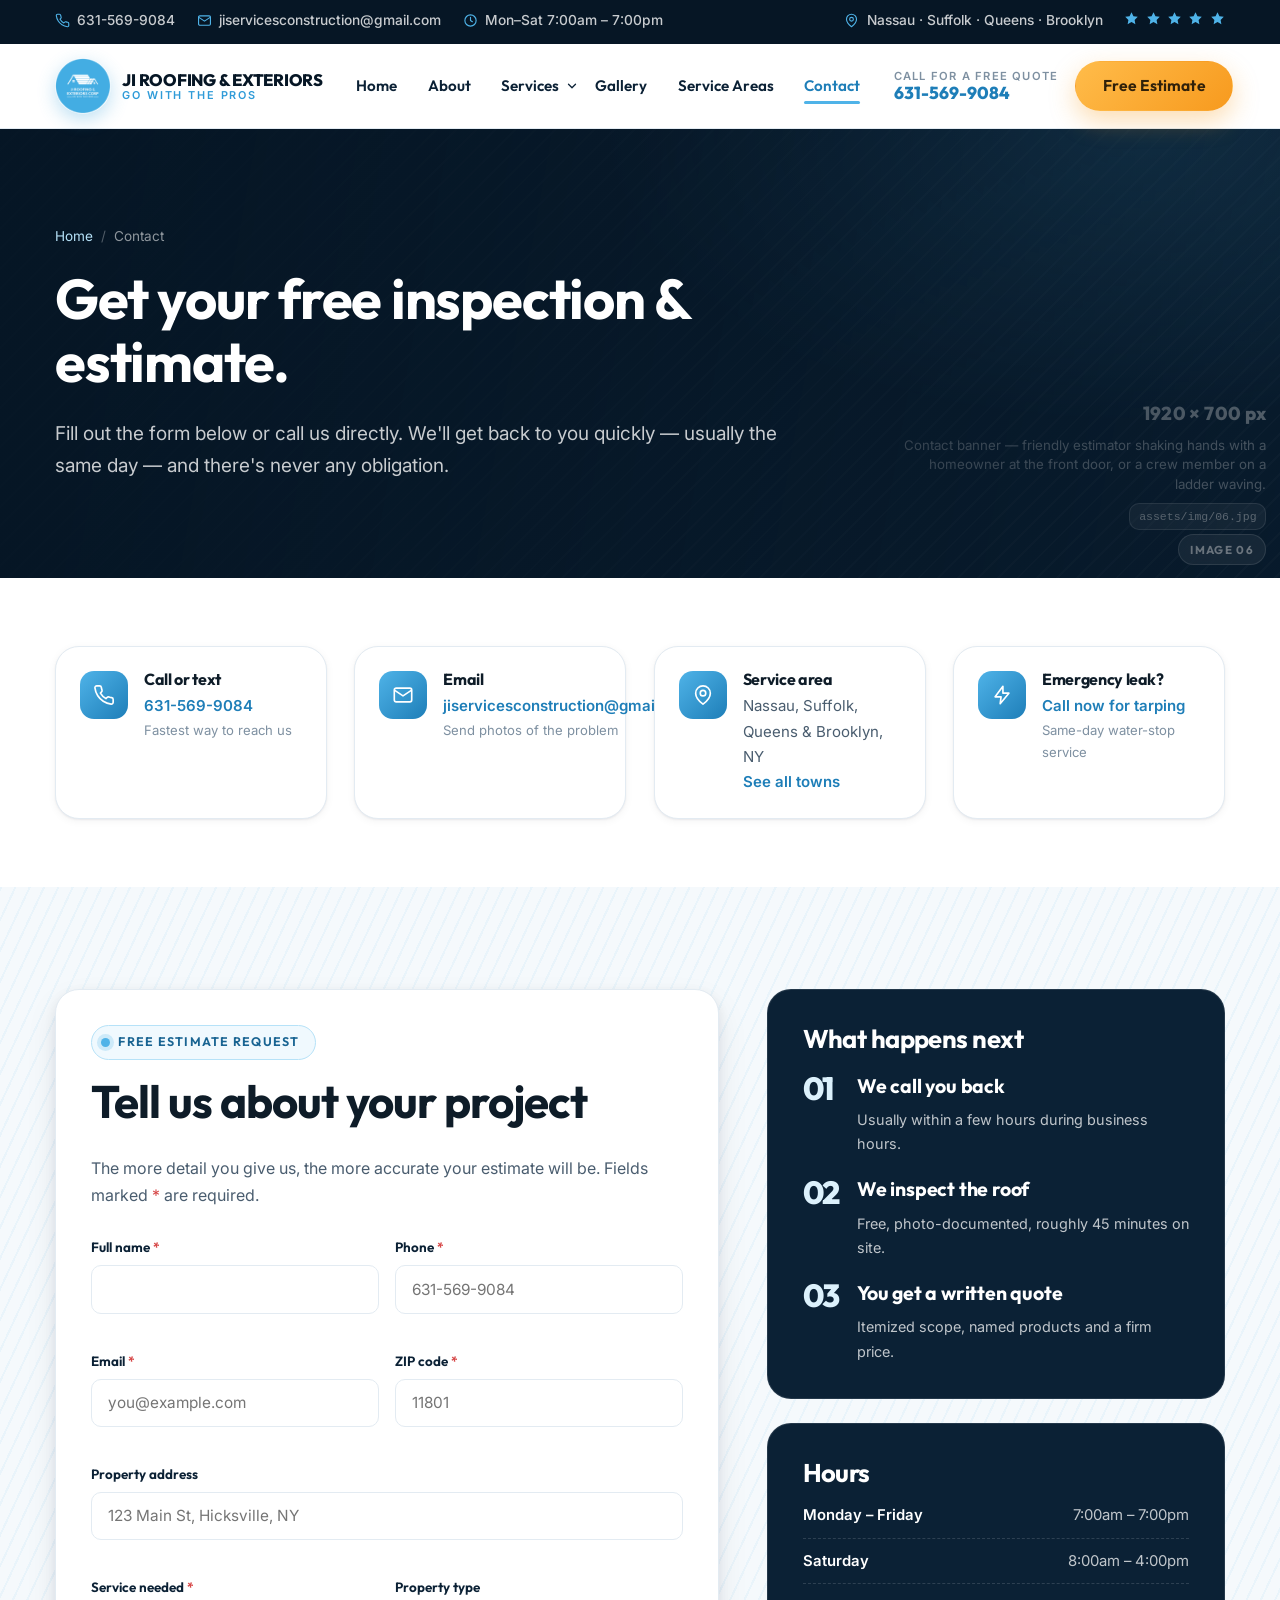
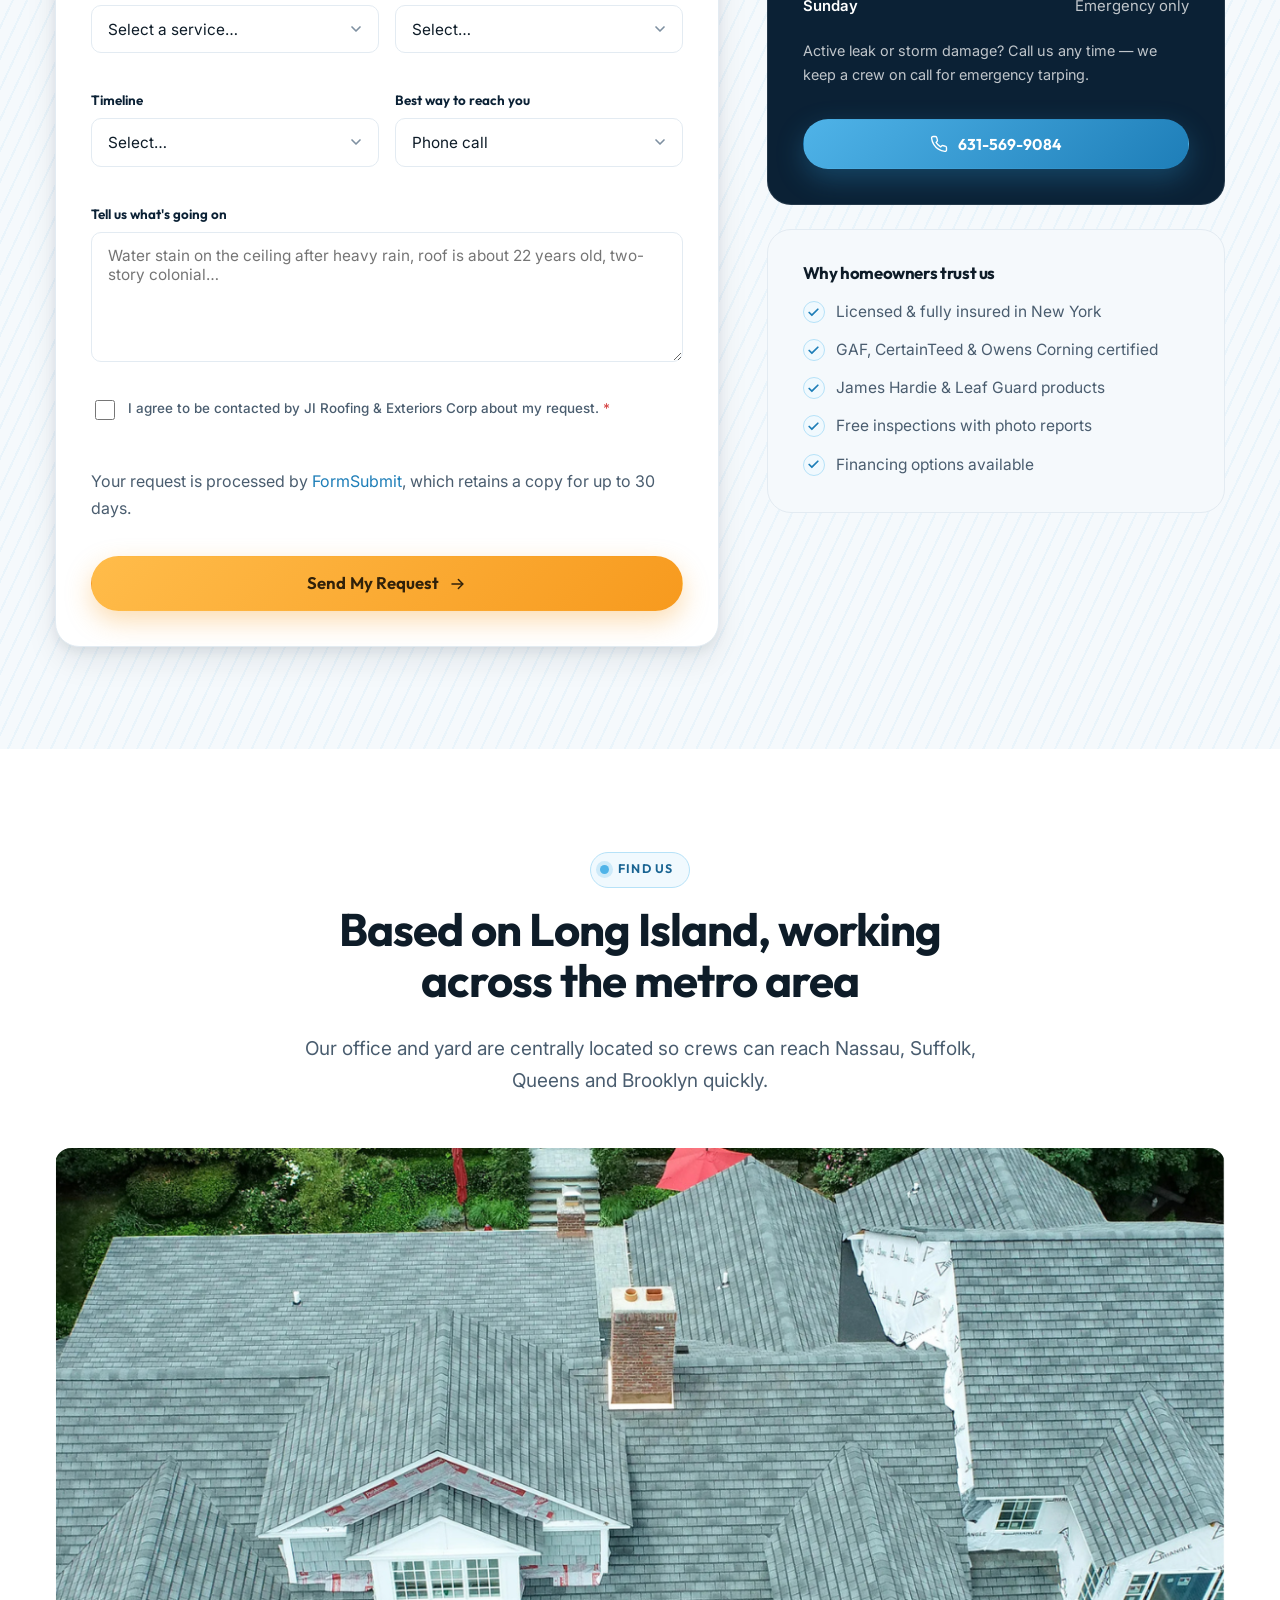
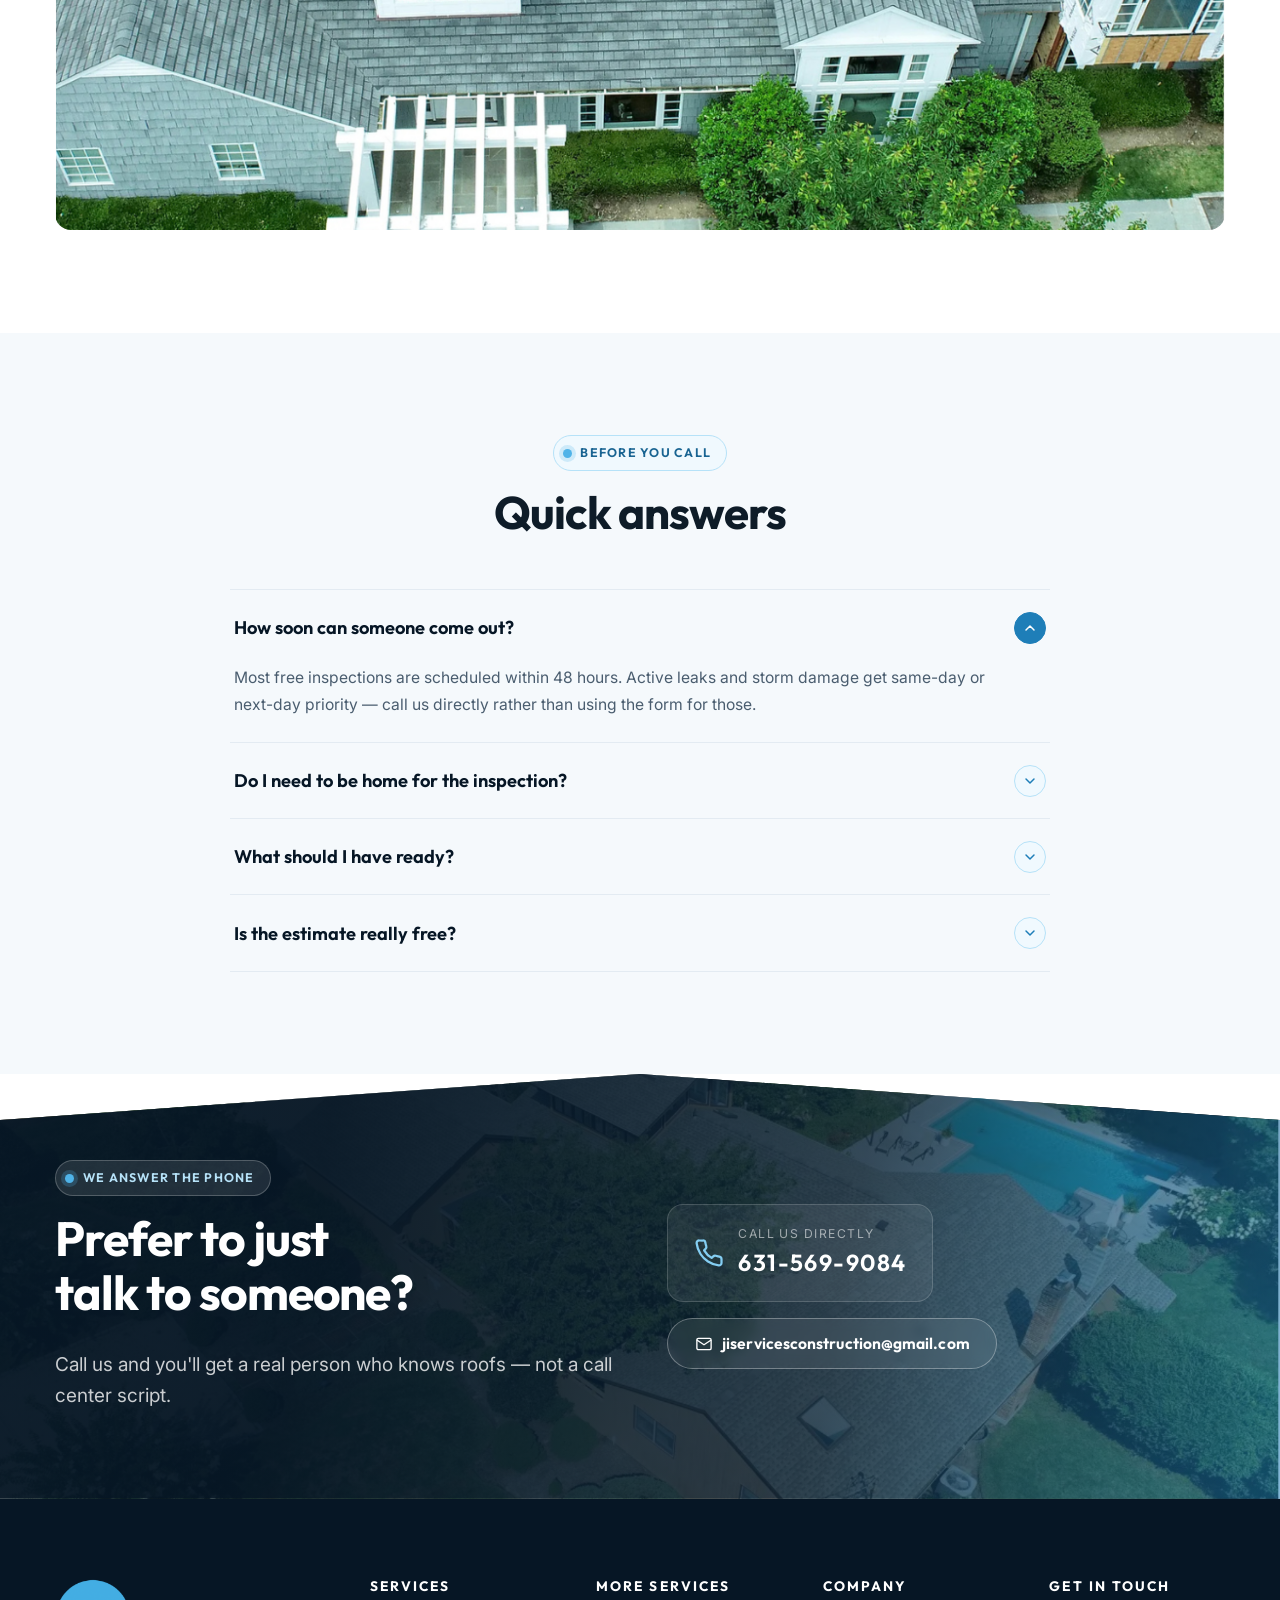
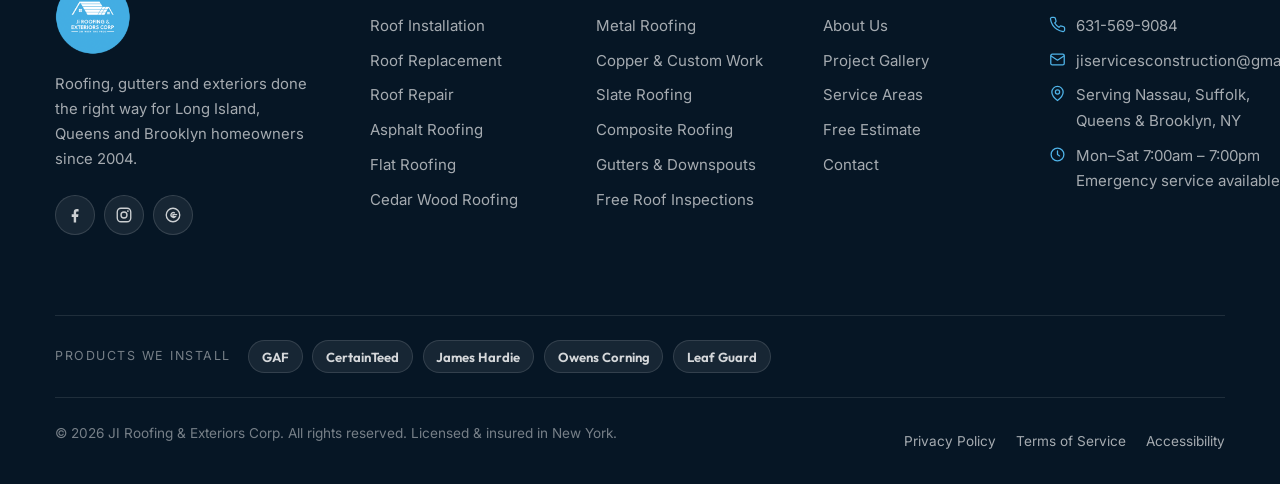
<file: contact.html>
<!DOCTYPE html>
<html lang="en">
  <head>
    <meta charset="utf-8" />
    <meta name="viewport" content="width=device-width, initial-scale=1" />
    <title>Contact &amp; Free Estimate | JI Roofing &amp; Exteriors Corp</title>
    <meta
      name="description"
      content="Request a free roof inspection and written estimate from JI Roofing & Exteriors Corp. Serving Nassau, Suffolk, Queens and Brooklyn. Call 631-569-9084 or send us a message."
    />
    <meta name="theme-color" content="#4fb3e8" />
    <link rel="icon" href="assets/img/ji-roofing-logo.png" type="image/png" />
    <link rel="preconnect" href="https://fonts.googleapis.com" />
    <link rel="preconnect" href="https://fonts.gstatic.com" crossorigin />
    <link
      href="https://fonts.googleapis.com/css2?family=Inter:wght@400;500;600;700&family=Outfit:wght@400;500;600;700;800&display=swap"
      rel="stylesheet"
    />
    <link rel="stylesheet" href="assets/css/styles.css" />
    <noscript><style>.reveal { opacity: 1; transform: none; }</style></noscript>
  </head>

  <body>
    <a class="skip-link" href="#main">Skip to main content</a>

    <!-- ===================== ICON SPRITE ===================== -->
    <svg class="sr-only" aria-hidden="true" focusable="false" xmlns="http://www.w3.org/2000/svg">
      <symbol id="i-phone" viewBox="0 0 24 24" fill="none" stroke="currentColor" stroke-width="1.8" stroke-linecap="round" stroke-linejoin="round"><path d="M22 16.9v3a2 2 0 0 1-2.2 2 19.8 19.8 0 0 1-8.6-3.1 19.5 19.5 0 0 1-6-6A19.8 19.8 0 0 1 2.1 4.2 2 2 0 0 1 4.1 2h3a2 2 0 0 1 2 1.7c.1 1 .4 1.9.7 2.8a2 2 0 0 1-.5 2.1L8.1 9.9a16 16 0 0 0 6 6l1.3-1.2a2 2 0 0 1 2.1-.5c.9.3 1.8.6 2.8.7a2 2 0 0 1 1.7 2z"/></symbol>
      <symbol id="i-mail" viewBox="0 0 24 24" fill="none" stroke="currentColor" stroke-width="1.8" stroke-linecap="round" stroke-linejoin="round"><rect x="2.5" y="4.5" width="19" height="15" rx="2"/><path d="m3 7 9 6 9-6"/></symbol>
      <symbol id="i-pin" viewBox="0 0 24 24" fill="none" stroke="currentColor" stroke-width="1.8" stroke-linecap="round" stroke-linejoin="round"><path d="M20 10c0 6-8 12-8 12s-8-6-8-12a8 8 0 0 1 16 0z"/><circle cx="12" cy="10" r="3"/></symbol>
      <symbol id="i-clock" viewBox="0 0 24 24" fill="none" stroke="currentColor" stroke-width="1.8" stroke-linecap="round" stroke-linejoin="round"><circle cx="12" cy="12" r="9"/><path d="M12 7v5l3 2"/></symbol>
      <symbol id="i-star" viewBox="0 0 24 24" fill="currentColor"><path d="m12 2 3.1 6.3 6.9 1-5 4.9 1.2 6.8L12 17.7l-6.2 3.3L7 14.2l-5-4.9 6.9-1z"/></symbol>
      <symbol id="i-check" viewBox="0 0 24 24" fill="none" stroke="currentColor" stroke-width="2.4" stroke-linecap="round" stroke-linejoin="round"><polyline points="20 6 9 17 4 12"/></symbol>
      <symbol id="i-shield" viewBox="0 0 24 24" fill="none" stroke="currentColor" stroke-width="1.8" stroke-linecap="round" stroke-linejoin="round"><path d="M12 2 4 5.5v6c0 5 3.4 9.3 8 10.5 4.6-1.2 8-5.5 8-10.5v-6z"/><polyline points="9 12 11 14 15.5 9.5"/></symbol>
      <symbol id="i-arrow" viewBox="0 0 24 24" fill="none" stroke="currentColor" stroke-width="2" stroke-linecap="round" stroke-linejoin="round"><path d="M4 12h14"/><polyline points="12.5 6 18.5 12 12.5 18"/></symbol>
      <symbol id="i-down" viewBox="0 0 24 24" fill="none" stroke="currentColor" stroke-width="2.2" stroke-linecap="round" stroke-linejoin="round"><polyline points="6 9 12 15 18 9"/></symbol>
      <symbol id="i-left" viewBox="0 0 24 24" fill="none" stroke="currentColor" stroke-width="2.2" stroke-linecap="round" stroke-linejoin="round"><polyline points="15 18 9 12 15 6"/></symbol>
      <symbol id="i-right" viewBox="0 0 24 24" fill="none" stroke="currentColor" stroke-width="2.2" stroke-linecap="round" stroke-linejoin="round"><polyline points="9 18 15 12 9 6"/></symbol>
      <symbol id="i-close" viewBox="0 0 24 24" fill="none" stroke="currentColor" stroke-width="2.2" stroke-linecap="round"><path d="M18 6 6 18M6 6l12 12"/></symbol>
      <symbol id="i-menu" viewBox="0 0 24 24" fill="none" stroke="currentColor" stroke-width="2" stroke-linecap="round"><path d="M3 7h18M3 12h18M3 17h18"/></symbol>
      <symbol id="i-roof" viewBox="0 0 24 24" fill="none" stroke="currentColor" stroke-width="1.8" stroke-linecap="round" stroke-linejoin="round"><path d="M2.5 11.5 12 4l9.5 7.5"/><path d="M5 10.3V20h14v-9.7"/><path d="M10 20v-5h4v5"/></symbol>
      <symbol id="i-install" viewBox="0 0 24 24" fill="none" stroke="currentColor" stroke-width="1.8" stroke-linecap="round" stroke-linejoin="round"><path d="M2.5 11.5 12 4l9.5 7.5"/><path d="M5 10.3V20h8"/><circle cx="18" cy="17" r="4"/><path d="M18 15.2v3.6M16.2 17h3.6"/></symbol>
      <symbol id="i-replace" viewBox="0 0 24 24" fill="none" stroke="currentColor" stroke-width="1.8" stroke-linecap="round" stroke-linejoin="round"><path d="M2.5 10.5 12 3l9.5 7.5"/><path d="M5 9.5V20h14V9.5"/><path d="M9.5 14h5l-1.8-1.8M14.5 17h-5l1.8 1.8"/></symbol>
      <symbol id="i-wrench" viewBox="0 0 24 24" fill="none" stroke="currentColor" stroke-width="1.8" stroke-linecap="round" stroke-linejoin="round"><path d="M20.3 3.7a5 5 0 0 1-6.2 6.2l-7 7a2.3 2.3 0 0 1-3.3-3.3l7-7a5 5 0 0 1 6.2-6.2l-2.8 2.8 2.1 2.1z"/></symbol>
      <symbol id="i-layers" viewBox="0 0 24 24" fill="none" stroke="currentColor" stroke-width="1.8" stroke-linecap="round" stroke-linejoin="round"><path d="m12 3 9 5-9 5-9-5z"/><path d="m3 13 9 5 9-5"/></symbol>
      <symbol id="i-flat" viewBox="0 0 24 24" fill="none" stroke="currentColor" stroke-width="1.8" stroke-linecap="round" stroke-linejoin="round"><rect x="2.5" y="8" width="19" height="3.4" rx="1"/><path d="M5 11.6V20h14v-8.4"/><path d="M9 20v-4.5h6V20"/></symbol>
      <symbol id="i-tree" viewBox="0 0 24 24" fill="none" stroke="currentColor" stroke-width="1.8" stroke-linecap="round" stroke-linejoin="round"><path d="M12 2.5 7.5 10h3l-4 6.5h6V21h-1"/><path d="M12 2.5 16.5 10h-3l4 6.5h-6"/></symbol>
      <symbol id="i-metal" viewBox="0 0 24 24" fill="none" stroke="currentColor" stroke-width="1.8" stroke-linecap="round" stroke-linejoin="round"><path d="M3 20h18"/><path d="M6.5 20 9 4M11 20l1-16M15.5 20 15 4"/><path d="M4 11h16"/></symbol>
      <symbol id="i-gem" viewBox="0 0 24 24" fill="none" stroke="currentColor" stroke-width="1.8" stroke-linecap="round" stroke-linejoin="round"><path d="M12 2.5 4 9l8 12.5L20 9z"/><path d="M4 9h16"/><path d="m12 2.5-3 6.5 3 12.5 3-12.5z"/></symbol>
      <symbol id="i-tiles" viewBox="0 0 24 24" fill="none" stroke="currentColor" stroke-width="1.8" stroke-linecap="round" stroke-linejoin="round"><rect x="3" y="4" width="8" height="7" rx="1.2"/><rect x="13" y="4" width="8" height="7" rx="1.2"/><rect x="3" y="13" width="8" height="7" rx="1.2"/><rect x="13" y="13" width="8" height="7" rx="1.2"/></symbol>
      <symbol id="i-cube" viewBox="0 0 24 24" fill="none" stroke="currentColor" stroke-width="1.8" stroke-linecap="round" stroke-linejoin="round"><path d="m12 2.8 8.5 4.8v8.8L12 21.2l-8.5-4.8V7.6z"/><path d="M12 12v9.2M12 12 3.5 7.6M12 12l8.5-4.4"/></symbol>
      <symbol id="i-gutter" viewBox="0 0 24 24" fill="none" stroke="currentColor" stroke-width="1.8" stroke-linecap="round" stroke-linejoin="round"><path d="M3 6.5h18"/><path d="M3 6.5v3a3 3 0 0 0 3 3h12a3 3 0 0 0 3-3v-3"/><path d="M15 12.5V21"/><path d="M12 21h6"/></symbol>
      <symbol id="i-search" viewBox="0 0 24 24" fill="none" stroke="currentColor" stroke-width="1.8" stroke-linecap="round" stroke-linejoin="round"><circle cx="11" cy="11" r="7"/><path d="m20.5 20.5-4.4-4.4"/></symbol>
      <symbol id="i-award" viewBox="0 0 24 24" fill="none" stroke="currentColor" stroke-width="1.8" stroke-linecap="round" stroke-linejoin="round"><circle cx="12" cy="9" r="6"/><path d="m8.4 14.2-1.4 7.3 5-2.9 5 2.9-1.4-7.3"/></symbol>
      <symbol id="i-users" viewBox="0 0 24 24" fill="none" stroke="currentColor" stroke-width="1.8" stroke-linecap="round" stroke-linejoin="round"><circle cx="9" cy="8" r="3.6"/><path d="M2.6 20a6.4 6.4 0 0 1 12.8 0"/><path d="M16.3 5.1a3.6 3.6 0 0 1 0 6.9"/><path d="M18 14.9A6.4 6.4 0 0 1 21.4 20"/></symbol>
      <symbol id="i-calendar" viewBox="0 0 24 24" fill="none" stroke="currentColor" stroke-width="1.8" stroke-linecap="round" stroke-linejoin="round"><rect x="3" y="5" width="18" height="16" rx="2.2"/><path d="M3 10h18M8 3v4M16 3v4"/></symbol>
      <symbol id="i-truck" viewBox="0 0 24 24" fill="none" stroke="currentColor" stroke-width="1.8" stroke-linecap="round" stroke-linejoin="round"><path d="M2 6.5h11.5V17H2z"/><path d="M13.5 9.5H17l4 4V17h-7.5z"/><circle cx="7" cy="18.5" r="2"/><circle cx="17" cy="18.5" r="2"/></symbol>
      <symbol id="i-doc" viewBox="0 0 24 24" fill="none" stroke="currentColor" stroke-width="1.8" stroke-linecap="round" stroke-linejoin="round"><path d="M14 3H7a2 2 0 0 0-2 2v14a2 2 0 0 0 2 2h10a2 2 0 0 0 2-2V8z"/><path d="M14 3v5h5"/><path d="M9 13h6M9 17h4"/></symbol>
      <symbol id="i-dollar" viewBox="0 0 24 24" fill="none" stroke="currentColor" stroke-width="1.8" stroke-linecap="round" stroke-linejoin="round"><path d="M12 2.5v19"/><path d="M16.8 7c0-1.9-2.1-2.9-4.8-2.9S7 5 7 7.2s2.1 2.9 5 3.4 5 1.3 5 3.4-2.1 3-4.8 3-4.9-1.1-4.9-2.9"/></symbol>
      <symbol id="i-zap" viewBox="0 0 24 24" fill="none" stroke="currentColor" stroke-width="1.8" stroke-linecap="round" stroke-linejoin="round"><path d="M13 2.5 4.5 14H11l-1 7.5L19.5 10H13z"/></symbol>
      <symbol id="i-thumb" viewBox="0 0 24 24" fill="none" stroke="currentColor" stroke-width="1.8" stroke-linecap="round" stroke-linejoin="round"><path d="M7.5 21.5V10L12.2 2a2.6 2.6 0 0 1 2.4 3.3L13.6 9h5.3a2 2 0 0 1 2 2.4l-1.5 8a2 2 0 0 1-2 1.6z"/><path d="M7.5 10.5H3.5v11h4"/></symbol>
      <symbol id="i-map" viewBox="0 0 24 24" fill="none" stroke="currentColor" stroke-width="1.8" stroke-linecap="round" stroke-linejoin="round"><path d="m2.5 6.3 6.5-2.8 6 2.8 6.5-2.8v14.2l-6.5 2.8-6-2.8-6.5 2.8z"/><path d="M9 3.5v15M15 6.3v15"/></symbol>
      <symbol id="i-lock" viewBox="0 0 24 24" fill="none" stroke="currentColor" stroke-width="1.8" stroke-linecap="round" stroke-linejoin="round"><rect x="4" y="10" width="16" height="11" rx="2.2"/><path d="M8 10V7a4 4 0 0 1 8 0v3"/></symbol>
      <symbol id="i-fb" viewBox="0 0 24 24" fill="currentColor"><path d="M13.5 22v-7.5h2.6l.5-3.4h-3.1V8.9c0-1 .3-1.6 1.7-1.6h1.6V4.2c-.3 0-1.3-.1-2.4-.1-2.4 0-4.1 1.5-4.1 4.2v2.8H7.6v3.4h2.7V22z"/></symbol>
      <symbol id="i-ig" viewBox="0 0 24 24" fill="none" stroke="currentColor" stroke-width="1.8"><rect x="3" y="3" width="18" height="18" rx="5"/><circle cx="12" cy="12" r="4"/><circle cx="17.2" cy="6.8" r="1.2" fill="currentColor" stroke="none"/></symbol>
      <symbol id="i-google" viewBox="0 0 24 24" fill="none" stroke="currentColor" stroke-width="1.8" stroke-linecap="round"><circle cx="12" cy="12" r="9"/><path d="M16.8 11.4H12v2.8h2.8A3.2 3.2 0 1 1 14 9.1"/></symbol>
    </svg>

    <!-- ===================== TOP BAR ===================== -->
    <div class="topbar">
      <div class="wrap topbar__inner">
        <ul class="topbar__list">
          <li><a href="tel:+16315699084"><svg aria-hidden="true"><use href="#i-phone"/></svg>631-569-9084</a></li>
          <li><a href="mailto:jiservicesconstruction@gmail.com"><svg aria-hidden="true"><use href="#i-mail"/></svg>jiservicesconstruction@gmail.com</a></li>
          <li class="topbar__secondary"><span class="topbar__item"><svg aria-hidden="true"><use href="#i-clock"/></svg>Mon–Sat 7:00am – 7:00pm</span></li>
        </ul>
        <ul class="topbar__list topbar__secondary">
          <li><span class="topbar__item"><svg aria-hidden="true"><use href="#i-pin"/></svg>Nassau · Suffolk · Queens · Brooklyn</span></li>
          <li>
            <span class="topbar__rating">
              <svg aria-hidden="true"><use href="#i-star"/></svg><svg aria-hidden="true"><use href="#i-star"/></svg><svg aria-hidden="true"><use href="#i-star"/></svg><svg aria-hidden="true"><use href="#i-star"/></svg><svg aria-hidden="true"><use href="#i-star"/></svg>
            </span>
          </li>
        </ul>
      </div>
    </div>

    <!-- ===================== HEADER ===================== -->
    <header class="header">
      <div class="wrap header__inner">
        <a class="brand" href="index.html" aria-label="JI Roofing &amp; Exteriors Corp — home">
          <img src="assets/img/ji-roofing-logo.png" alt="JI Roofing &amp; Exteriors Corp logo" width="56" height="56" />
          <span class="brand__text">
            <span class="brand__name">JI Roofing &amp; Exteriors</span>
            <span class="brand__tag">Go With The Pros</span>
          </span>
        </a>

        <nav class="nav" id="primary-nav" aria-label="Primary">
          <ul class="nav__list">
            <li class="nav__item"><a class="nav__link" href="index.html">Home</a></li>
            <li class="nav__item"><a class="nav__link" href="about.html">About</a></li>
            <li class="nav__item nav__item--has-menu">
              <a class="nav__link" href="services.html">Services <svg class="nav__caret" aria-hidden="true"><use href="#i-down"/></svg></a>
              <ul class="nav__menu">
                <li><a href="services.html#roof-installation"><svg aria-hidden="true"><use href="#i-install"/></svg>Roof Installation</a></li>
                <li><a href="services.html#roof-replacement"><svg aria-hidden="true"><use href="#i-replace"/></svg>Roof Replacement</a></li>
                <li><a href="services.html#roof-repair"><svg aria-hidden="true"><use href="#i-wrench"/></svg>Roof Repair</a></li>
                <li><a href="services.html#asphalt-roofing"><svg aria-hidden="true"><use href="#i-layers"/></svg>Asphalt Roofing</a></li>
                <li><a href="services.html#flat-roofing"><svg aria-hidden="true"><use href="#i-flat"/></svg>Flat Roofing</a></li>
                <li><a href="services.html#cedar-roofing"><svg aria-hidden="true"><use href="#i-tree"/></svg>Cedar Wood Roofing</a></li>
                <li><a href="services.html#metal-roofing"><svg aria-hidden="true"><use href="#i-metal"/></svg>Metal Roofing</a></li>
                <li><a href="services.html#copper-work"><svg aria-hidden="true"><use href="#i-gem"/></svg>Copper &amp; Custom Work</a></li>
                <li><a href="services.html#slate-roofing"><svg aria-hidden="true"><use href="#i-tiles"/></svg>Slate Roofing</a></li>
                <li><a href="services.html#composite-roofing"><svg aria-hidden="true"><use href="#i-cube"/></svg>Composite Roofing</a></li>
                <li><a href="services.html#gutters"><svg aria-hidden="true"><use href="#i-gutter"/></svg>Gutters &amp; Downspouts</a></li>
                <li><a href="services.html#roof-inspection"><svg aria-hidden="true"><use href="#i-search"/></svg>Free Roof Inspections</a></li>
              </ul>
            </li>
            <li class="nav__item"><a class="nav__link" href="gallery.html">Gallery</a></li>
            <li class="nav__item"><a class="nav__link" href="service-areas.html">Service Areas</a></li>
            <li class="nav__item"><a class="nav__link" href="contact.html" aria-current="page">Contact</a></li>
          </ul>
          <div class="nav__mobile-cta">
            <a class="btn btn--primary btn--block" href="#contact-form">Get My Free Estimate</a>
            <a class="btn btn--outline btn--block" href="tel:+16315699084"><svg aria-hidden="true"><use href="#i-phone"/></svg>631-569-9084</a>
          </div>
        </nav>

        <div class="header__cta">
          <span class="header__phone">
            <span>Call for a free quote</span>
            <strong><a href="tel:+16315699084">631-569-9084</a></strong>
          </span>
          <a class="btn btn--primary" href="#contact-form">Free Estimate</a>
          <button class="nav-toggle" type="button" aria-label="Open menu" aria-expanded="false" aria-controls="primary-nav">
            <svg class="icon-open" aria-hidden="true"><use href="#i-menu"/></svg>
            <svg class="icon-close" aria-hidden="true"><use href="#i-close"/></svg>
          </button>
        </div>
      </div>
    </header>
    <div class="nav-scrim" aria-hidden="true"></div>

    <main id="main">
      <!-- ===================== PAGE HEAD ===================== -->
      <section class="pagehead">
        <!-- IMAGE 06 -->
        <div class="ph ph--bg">
          <span class="ph__badge">Image 06</span>
          <span class="ph__body"><strong class="ph__dim">1920 × 700 px</strong><span class="ph__desc">Contact banner — friendly estimator shaking hands with a homeowner at the front door, or a crew member on a ladder waving.</span><code class="ph__file">assets/img/06.jpg</code></span>
        </div>
        <div class="pagehead__scrim"></div>
        <div class="wrap">
          <div class="pagehead__inner">
            <ul class="crumbs">
              <li><a href="index.html">Home</a></li>
              <li>Contact</li>
            </ul>
            <h1>Get your free inspection &amp; estimate.</h1>
            <p>Fill out the form below or call us directly. We'll get back to you quickly — usually the same day — and there's never any obligation.</p>
          </div>
        </div>
      </section>

      <!-- ===================== CONTACT CARDS ===================== -->
      <section class="section section--tight">
        <div class="wrap">
          <div class="grid grid--4">
            <article class="contact-card reveal">
              <span class="contact-card__icon"><svg aria-hidden="true"><use href="#i-phone"/></svg></span>
              <div>
                <h3>Call or text</h3>
                <p><a href="tel:+16315699084">631-569-9084</a></p>
                <p style="font-size: 0.82rem; color: var(--muted)">Fastest way to reach us</p>
              </div>
            </article>
            <article class="contact-card reveal" data-delay="60">
              <span class="contact-card__icon"><svg aria-hidden="true"><use href="#i-mail"/></svg></span>
              <div>
                <h3>Email</h3>
                <p><a href="mailto:jiservicesconstruction@gmail.com">jiservicesconstruction@gmail.com</a></p>
                <p style="font-size: 0.82rem; color: var(--muted)">Send photos of the problem</p>
              </div>
            </article>
            <article class="contact-card reveal" data-delay="120">
              <span class="contact-card__icon"><svg aria-hidden="true"><use href="#i-pin"/></svg></span>
              <div>
                <h3>Service area</h3>
                <p>Nassau, Suffolk, Queens &amp; Brooklyn, NY</p>
                <p style="font-size: 0.82rem; color: var(--muted)"><a href="service-areas.html">See all towns</a></p>
              </div>
            </article>
            <article class="contact-card reveal" data-delay="180">
              <span class="contact-card__icon"><svg aria-hidden="true"><use href="#i-zap"/></svg></span>
              <div>
                <h3>Emergency leak?</h3>
                <p><a href="tel:+16315699084">Call now for tarping</a></p>
                <p style="font-size: 0.82rem; color: var(--muted)">Same-day water-stop service</p>
              </div>
            </article>
          </div>
        </div>
      </section>

      <!-- ===================== FORM ===================== -->
      <section class="section section--shingle" id="contact-form">
        <div class="wrap contact-layout">
          <div class="panel reveal">
            <span class="eyebrow">Free estimate request</span>
            <h2>Tell us about your project</h2>
            <p>The more detail you give us, the more accurate your estimate will be. Fields marked <span style="color: var(--err)">*</span> are required.</p>

            <form data-lead-form action="https://formsubmit.co/jiservicesconstruction@gmail.com" method="POST" style="margin-top: 1.75rem">
              <input type="hidden" name="_subject" value="New roofing estimate request" />
              <input type="hidden" name="_template" value="table" />
              <input type="text" name="_honey" tabindex="-1" autocomplete="off" hidden />
              <div class="form-grid">
                <div class="field">
                  <label for="c-name">Full name <span class="req">*</span></label>
                  <input id="c-name" name="name" type="text" autocomplete="name" required />
                  <span class="field__error" data-error-for="name"></span>
                </div>
                <div class="field">
                  <label for="c-phone">Phone <span class="req">*</span></label>
                  <input id="c-phone" name="phone" type="tel" autocomplete="tel" placeholder="631-569-9084" required />
                  <span class="field__error" data-error-for="phone"></span>
                </div>
                <div class="field">
                  <label for="c-email">Email <span class="req">*</span></label>
                  <input id="c-email" name="email" type="email" autocomplete="email" placeholder="you@example.com" required />
                  <span class="field__error" data-error-for="email"></span>
                </div>
                <div class="field">
                  <label for="c-zip">ZIP code <span class="req">*</span></label>
                  <input id="c-zip" name="zip" type="text" inputmode="numeric" autocomplete="postal-code" placeholder="11801" required />
                  <span class="field__error" data-error-for="zip"></span>
                </div>
                <div class="field field--full">
                  <label for="c-address">Property address</label>
                  <input id="c-address" name="address" type="text" autocomplete="street-address" placeholder="123 Main St, Hicksville, NY" />
                  <span class="field__error" data-error-for="address"></span>
                </div>

                <div class="field">
                  <label for="c-service">Service needed <span class="req">*</span></label>
                  <select id="c-service" name="service" required>
                    <option value="">Select a service…</option>
                    <option>Free roof inspection</option>
                    <option>Roof installation</option>
                    <option>Roof replacement</option>
                    <option>Roof repair / leak</option>
                    <option>Asphalt roofing</option>
                    <option>Flat roofing</option>
                    <option>Cedar wood roofing</option>
                    <option>Metal roofing</option>
                    <option>Copper / custom copper work</option>
                    <option>Slate roofing</option>
                    <option>Composite roofing</option>
                    <option>Gutters, leaders &amp; downspouts</option>
                    <option>Something else</option>
                  </select>
                  <span class="field__error" data-error-for="service"></span>
                </div>
                <div class="field">
                  <label for="c-property">Property type</label>
                  <select id="c-property" name="property">
                    <option value="">Select…</option>
                    <option>Single-family home</option>
                    <option>Townhouse / attached home</option>
                    <option>Multi-family</option>
                    <option>Commercial building</option>
                  </select>
                  <span class="field__error" data-error-for="property"></span>
                </div>
                <div class="field">
                  <label for="c-timeline">Timeline</label>
                  <select id="c-timeline" name="timeline">
                    <option value="">Select…</option>
                    <option>Emergency — active leak</option>
                    <option>As soon as possible</option>
                    <option>Within 1–3 months</option>
                    <option>Just getting pricing</option>
                  </select>
                  <span class="field__error" data-error-for="timeline"></span>
                </div>
                <div class="field">
                  <label for="c-contact-pref">Best way to reach you</label>
                  <select id="c-contact-pref" name="contactPref">
                    <option>Phone call</option>
                    <option>Text message</option>
                    <option>Email</option>
                  </select>
                  <span class="field__error" data-error-for="contactPref"></span>
                </div>

                <div class="field field--full">
                  <label for="c-message">Tell us what's going on</label>
                  <textarea id="c-message" name="message" placeholder="Water stain on the ceiling after heavy rain, roof is about 22 years old, two-story colonial…"></textarea>
                  <span class="field__error" data-error-for="message"></span>
                </div>

                <div class="field field--check field--full">
                  <input id="c-consent" name="consent" type="checkbox" required />
                  <label for="c-consent">I agree to be contacted by JI Roofing &amp; Exteriors Corp about my request. <span class="req">*</span></label>
                </div>
                <span class="field__error field--full" data-error-for="consent"></span>
                <p class="form-note field--full">Your request is processed by <a href="https://formsubmit.co/">FormSubmit</a>, which retains a copy for up to 30 days.</p>

                <div class="form-error field--full" data-form-error role="alert" tabindex="-1" hidden>
                  <span data-form-error-message>We couldn't confirm your request was sent.</span>
                  Please contact us at
                  <a href="tel:+16315699084">631-569-9084</a> or
                  <a href="mailto:jiservicesconstruction@gmail.com">jiservicesconstruction@gmail.com</a>.
                </div>
                <div class="field field--full">
                  <button class="btn btn--primary btn--block btn--lg" type="submit"><span data-submit-label>Send My Request</span> <svg aria-hidden="true"><use href="#i-arrow"/></svg></button>
                </div>
              </div>
            </form>

            <div class="form-success">
              <svg aria-hidden="true"><use href="#i-check"/></svg>
              <div>
                <strong>Thank you — we've got your request.</strong>
                <p>A JI Roofing project manager will contact you shortly to schedule your free inspection. If it's urgent, call <a href="tel:+16315699084">631-569-9084</a> and we'll get someone out right away.</p>
              </div>
            </div>
            <p class="form-status" data-form-status role="status" hidden>This is taking longer than usual. Please keep this page open while we confirm your request; it may take up to 2 minutes.</p>
          </div>

          <aside class="reveal" data-delay="100" style="display: grid; gap: clamp(1rem, 0.8rem + 1vw, 1.5rem)">
            <div class="panel panel--navy">
              <h3>What happens next</h3>
              <div class="steps steps--stack" style="margin-top: 1.35rem">
                <article class="step">
                  <h4 style="color: #fff">We call you back</h4>
                  <p style="font-size: 0.9rem">Usually within a few hours during business hours.</p>
                </article>
                <article class="step">
                  <h4 style="color: #fff">We inspect the roof</h4>
                  <p style="font-size: 0.9rem">Free, photo-documented, roughly 45 minutes on site.</p>
                </article>
                <article class="step">
                  <h4 style="color: #fff">You get a written quote</h4>
                  <p style="font-size: 0.9rem">Itemized scope, named products and a firm price.</p>
                </article>
              </div>
            </div>

            <div class="panel panel--navy">
              <h3>Hours</h3>
              <dl class="hours" style="margin-top: 1rem">
                <div><dt>Monday – Friday</dt><dd>7:00am – 7:00pm</dd></div>
                <div><dt>Saturday</dt><dd>8:00am – 4:00pm</dd></div>
                <div><dt>Sunday</dt><dd>Emergency only</dd></div>
              </dl>
              <p style="margin-top: 1.25rem; font-size: 0.9rem">
                Active leak or storm damage? Call us any time — we keep a crew on call for emergency tarping.
              </p>
              <a class="btn btn--brand btn--block" href="tel:+16315699084" style="margin-top: 1rem"><svg aria-hidden="true"><use href="#i-phone"/></svg>631-569-9084</a>
            </div>

            <div class="panel panel--quiet">
              <h3 style="font-size: 1.05rem">Why homeowners trust us</h3>
              <ul class="checklist" style="margin-bottom: 0; margin-top: 1rem">
                <li>Licensed &amp; fully insured in New York</li>
                <li>GAF, CertainTeed &amp; Owens Corning certified</li>
                <li>James Hardie &amp; Leaf Guard products</li>
                <li>Free inspections with photo reports</li>
                <li>Financing options available</li>
              </ul>
            </div>
          </aside>
        </div>
      </section>

      <!-- ===================== MAP ===================== -->
      <section class="section">
        <div class="wrap">
          <div class="section-head section-head--center reveal">
            <span class="eyebrow">Find us</span>
            <h2>Based on Long Island, working across the metro area</h2>
            <p>Our office and yard are centrally located so crews can reach Nassau, Suffolk, Queens and Brooklyn quickly.</p>
          </div>
          <img class="media-img reveal" style="--ph-ratio: 12 / 7" src="assets/img/roofing_50.png" alt="Aerial view of a JI Roofing crew's roof replacement in progress on a large Long Island home" loading="lazy" />
        </div>
      </section>

      <!-- ===================== FAQ ===================== -->
      <section class="section section--alt">
        <div class="wrap">
          <div class="section-head section-head--center reveal">
            <span class="eyebrow">Before you call</span>
            <h2>Quick answers</h2>
          </div>
          <div class="faq reveal">
            <div class="faq__item">
              <button class="faq__q" type="button" aria-expanded="true">
                How soon can someone come out?
                <span class="faq__sign"><svg aria-hidden="true"><use href="#i-down"/></svg></span>
              </button>
              <div class="faq__a"><div><p>Most free inspections are scheduled within 48 hours. Active leaks and storm damage get same-day or next-day priority — call us directly rather than using the form for those.</p></div></div>
            </div>
            <div class="faq__item">
              <button class="faq__q" type="button" aria-expanded="false">
                Do I need to be home for the inspection?
                <span class="faq__sign"><svg aria-hidden="true"><use href="#i-down"/></svg></span>
              </button>
              <div class="faq__a"><div><p>Not for the exterior portion. We do like to check your attic when possible, so being home helps — but if that doesn't work, we'll inspect the roof and send you the photo report either way.</p></div></div>
            </div>
            <div class="faq__item">
              <button class="faq__q" type="button" aria-expanded="false">
                What should I have ready?
                <span class="faq__sign"><svg aria-hidden="true"><use href="#i-down"/></svg></span>
              </button>
              <div class="faq__a"><div><p>Roughly how old the roof is, any prior repairs you know about, and photos of any interior staining. None of it is required — we can work it out on site.</p></div></div>
            </div>
            <div class="faq__item">
              <button class="faq__q" type="button" aria-expanded="false">
                Is the estimate really free?
                <span class="faq__sign"><svg aria-hidden="true"><use href="#i-down"/></svg></span>
              </button>
              <div class="faq__a"><div><p>Yes — free inspection, free written estimate, no deposit to get a quote, and no obligation to move forward.</p></div></div>
            </div>
          </div>
        </div>
      </section>

      <!-- ===================== CTA ===================== -->
      <section class="cta roofline">
        <img class="bg-img" src="assets/img/roofing_49.png" alt="" aria-hidden="true" loading="lazy" />
        <div class="cta__scrim"></div>
        <div class="wrap cta__inner">
          <div class="reveal">
            <span class="eyebrow eyebrow--light">We answer the phone</span>
            <h2>Prefer to just talk to someone?</h2>
            <p class="lead">Call us and you'll get a real person who knows roofs — not a call center script.</p>
          </div>
          <div class="reveal" data-delay="100" style="display: grid; gap: 1rem; justify-items: start">
            <a class="cta__phone" href="tel:+16315699084">
              <svg aria-hidden="true"><use href="#i-phone"/></svg>
              <span><span>Call us directly</span><strong>631-569-9084</strong></span>
            </a>
            <a class="btn btn--ghost-light" href="mailto:jiservicesconstruction@gmail.com"><svg aria-hidden="true"><use href="#i-mail"/></svg>jiservicesconstruction@gmail.com</a>
          </div>
        </div>
      </section>
    </main>

    <!-- ===================== FOOTER ===================== -->
    <footer class="footer">
      <div class="wrap">
        <div class="footer__top">
          <div class="footer__brand">
            <img src="assets/img/ji-roofing-logo.png" alt="JI Roofing &amp; Exteriors Corp" width="76" height="76" />
            <p>Roofing, gutters and exteriors done the right way for Long Island, Queens and Brooklyn homeowners since 2004.</p>
            <div class="social">
              <a href="#" aria-label="Facebook"><svg aria-hidden="true"><use href="#i-fb"/></svg></a>
              <a href="#" aria-label="Instagram"><svg aria-hidden="true"><use href="#i-ig"/></svg></a>
              <a href="#" aria-label="Google Business Profile"><svg aria-hidden="true"><use href="#i-google"/></svg></a>
            </div>
          </div>
          <div>
            <h4>Services</h4>
            <ul>
              <li><a href="services.html#roof-installation">Roof Installation</a></li>
              <li><a href="services.html#roof-replacement">Roof Replacement</a></li>
              <li><a href="services.html#roof-repair">Roof Repair</a></li>
              <li><a href="services.html#asphalt-roofing">Asphalt Roofing</a></li>
              <li><a href="services.html#flat-roofing">Flat Roofing</a></li>
              <li><a href="services.html#cedar-roofing">Cedar Wood Roofing</a></li>
            </ul>
          </div>
          <div>
            <h4>More services</h4>
            <ul>
              <li><a href="services.html#metal-roofing">Metal Roofing</a></li>
              <li><a href="services.html#copper-work">Copper &amp; Custom Work</a></li>
              <li><a href="services.html#slate-roofing">Slate Roofing</a></li>
              <li><a href="services.html#composite-roofing">Composite Roofing</a></li>
              <li><a href="services.html#gutters">Gutters &amp; Downspouts</a></li>
              <li><a href="services.html#roof-inspection">Free Roof Inspections</a></li>
            </ul>
          </div>
          <div>
            <h4>Company</h4>
            <ul>
              <li><a href="about.html">About Us</a></li>
              <li><a href="gallery.html">Project Gallery</a></li>
              <li><a href="service-areas.html">Service Areas</a></li>
              <li><a href="contact.html">Free Estimate</a></li>
              <li><a href="contact.html#contact-form">Contact</a></li>
            </ul>
          </div>
          <div>
            <h4>Get in touch</h4>
            <ul class="footer__contact">
              <li><svg aria-hidden="true"><use href="#i-phone"/></svg><a href="tel:+16315699084">631-569-9084</a></li>
              <li><svg aria-hidden="true"><use href="#i-mail"/></svg><a href="mailto:jiservicesconstruction@gmail.com">jiservicesconstruction@gmail.com</a></li>
              <li><svg aria-hidden="true"><use href="#i-pin"/></svg><span>Serving Nassau, Suffolk,<br />Queens &amp; Brooklyn, NY</span></li>
              <li><svg aria-hidden="true"><use href="#i-clock"/></svg><span>Mon–Sat 7:00am – 7:00pm<br />Emergency service available</span></li>
            </ul>
          </div>
        </div>
        <div class="footer__brands">
          <span>Products we install</span>
          <b>GAF</b><b>CertainTeed</b><b>James Hardie</b><b>Owens Corning</b><b>Leaf Guard</b>
        </div>
        <div class="footer__bottom">
          <p>&copy; <span data-year>2026</span> JI Roofing &amp; Exteriors Corp. All rights reserved. Licensed &amp; insured in New York.</p>
          <ul>
            <li><a href="#">Privacy Policy</a></li>
            <li><a href="#">Terms of Service</a></li>
            <li><a href="#">Accessibility</a></li>
          </ul>
        </div>
      </div>
    </footer>

    <div class="actionbar">
      <a class="btn btn--outline" href="tel:+16315699084"><svg aria-hidden="true"><use href="#i-phone"/></svg>Call Now</a>
      <a class="btn btn--primary" href="#contact-form">Free Estimate</a>
    </div>

    <script src="assets/js/main.js" defer></script>
  </body>
</html>
</file>
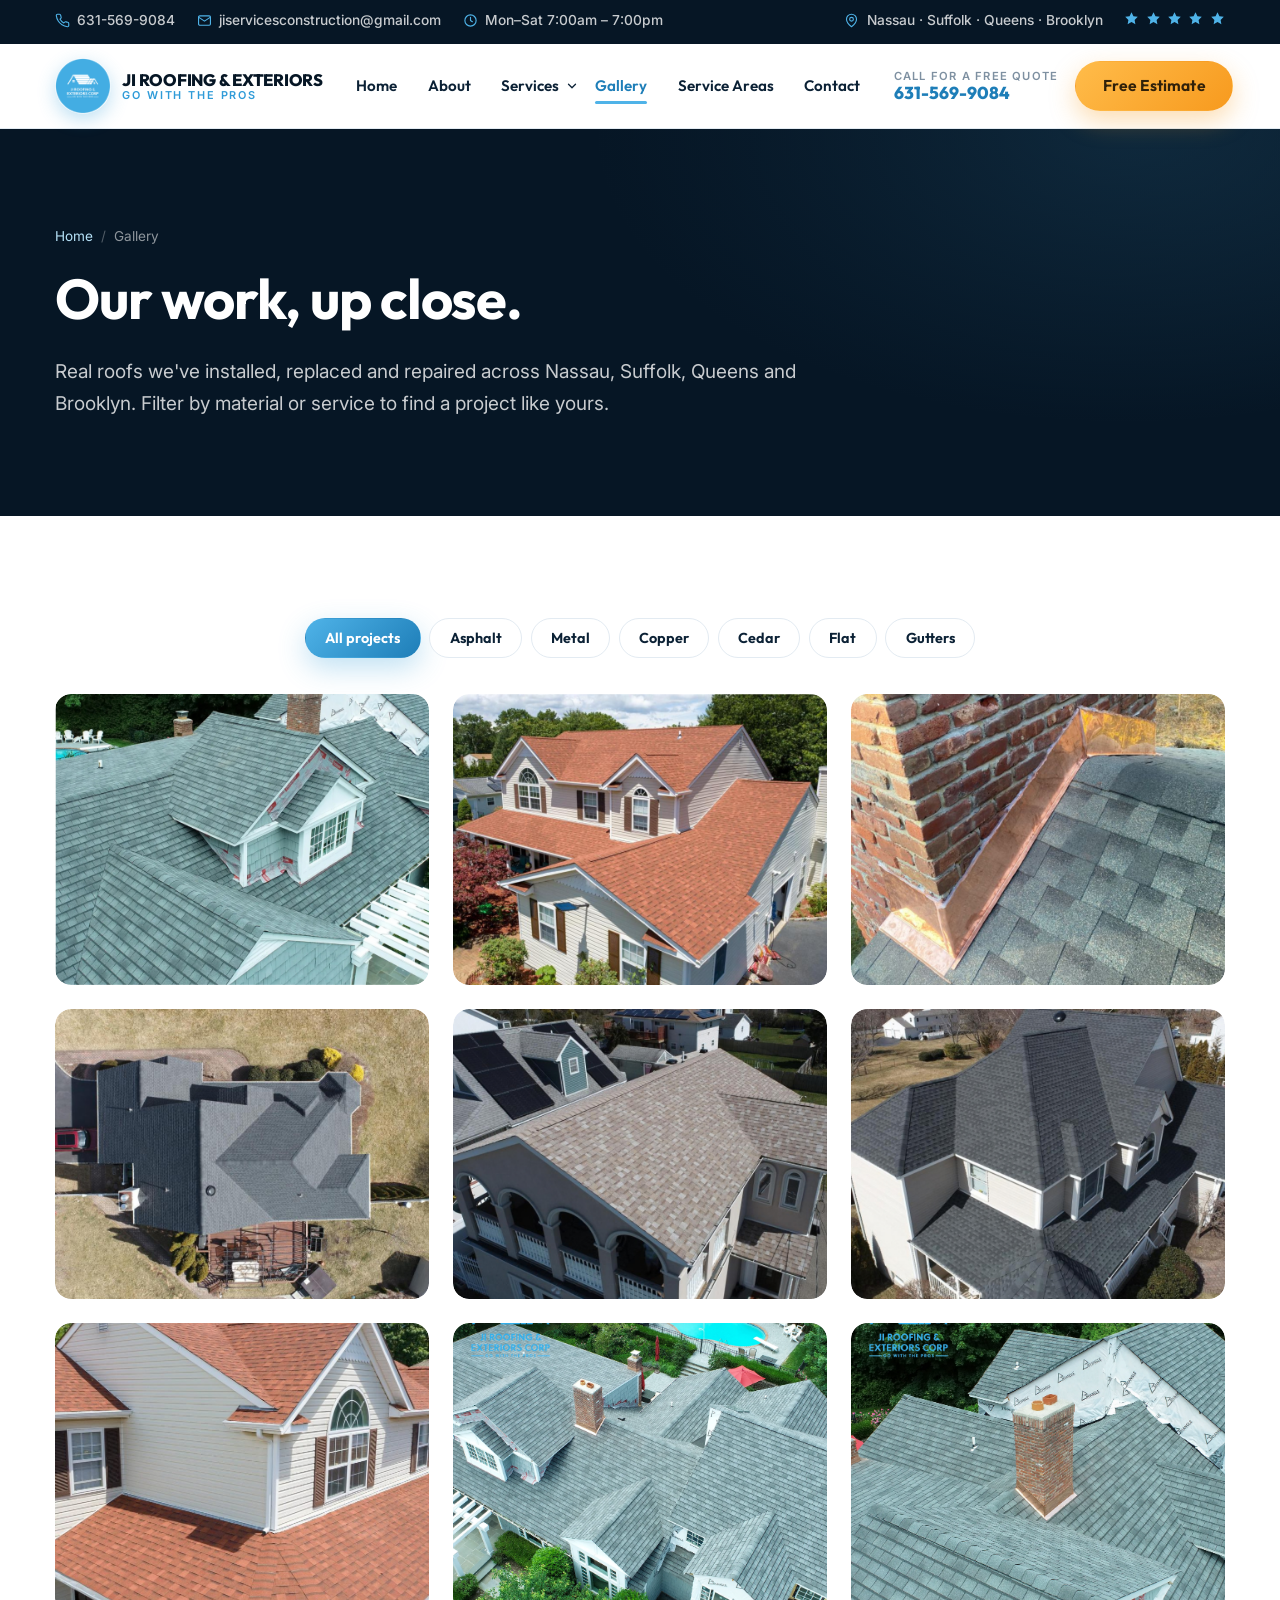
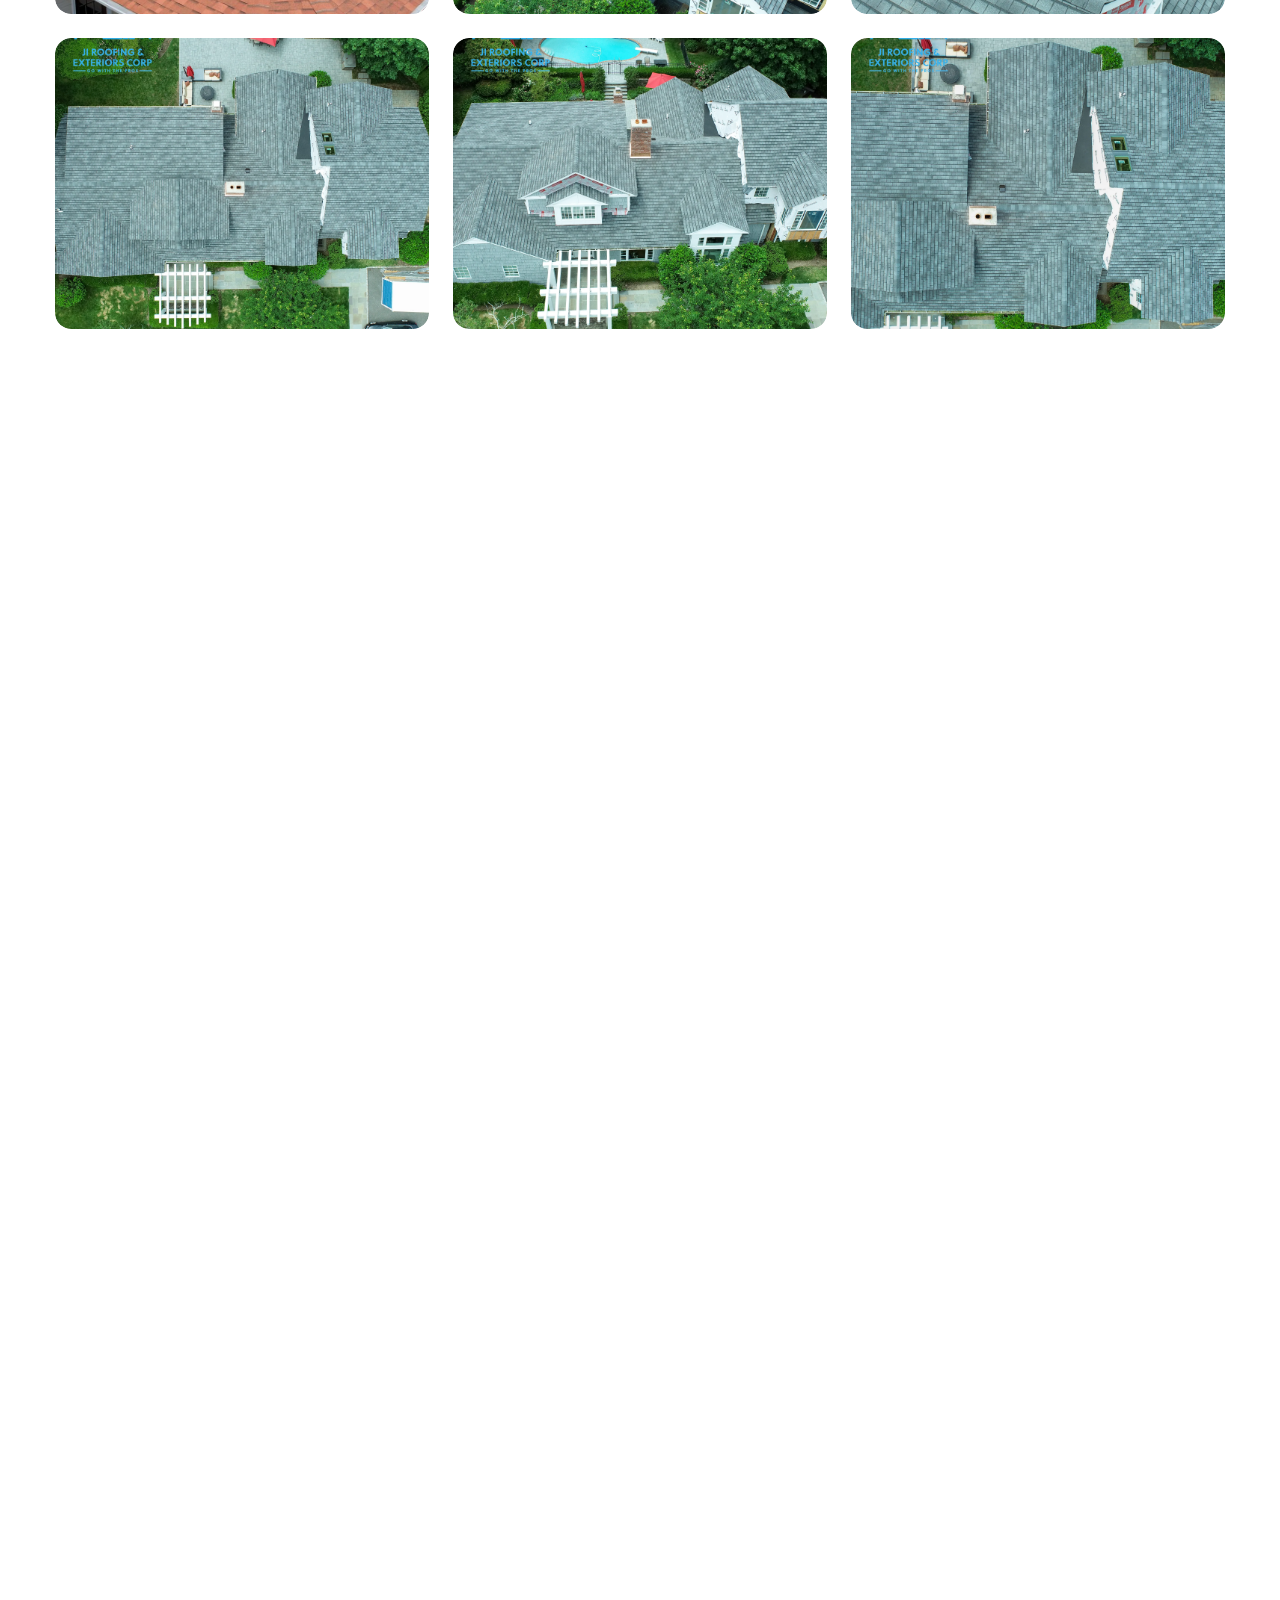
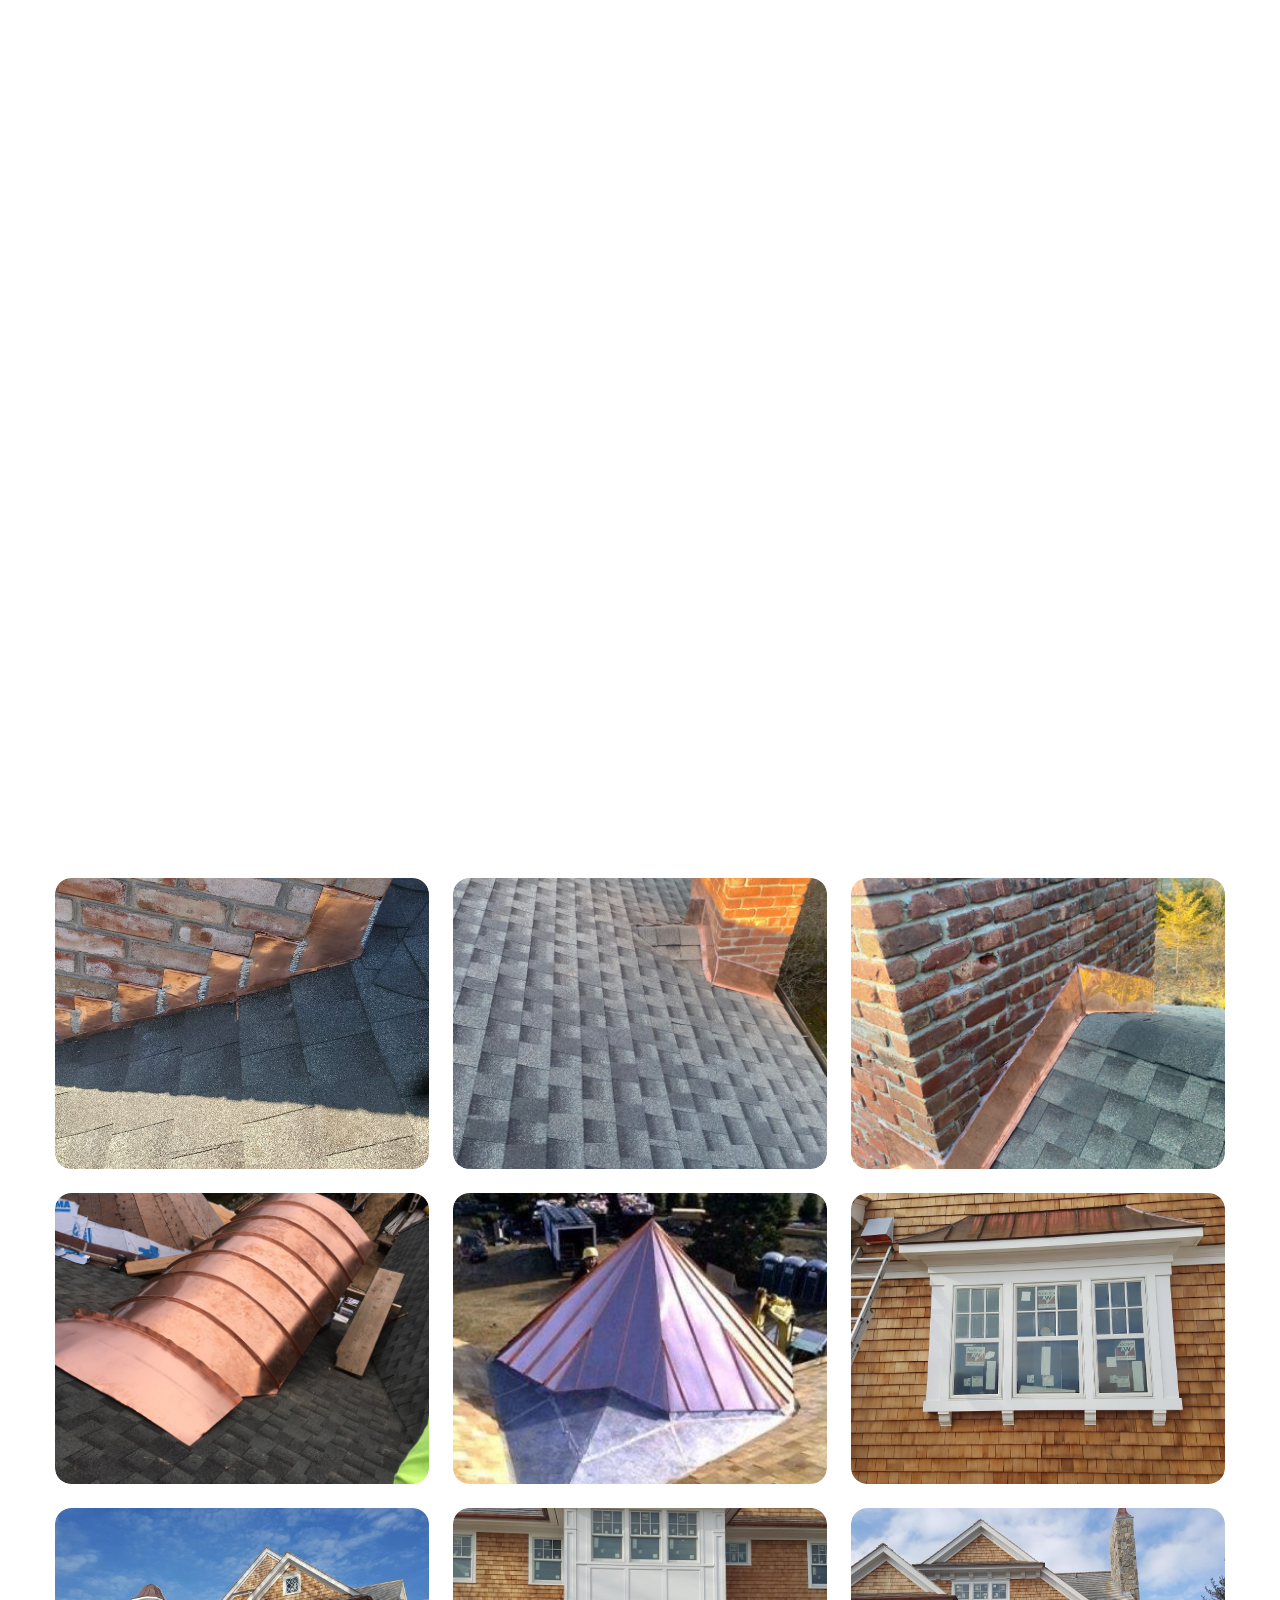
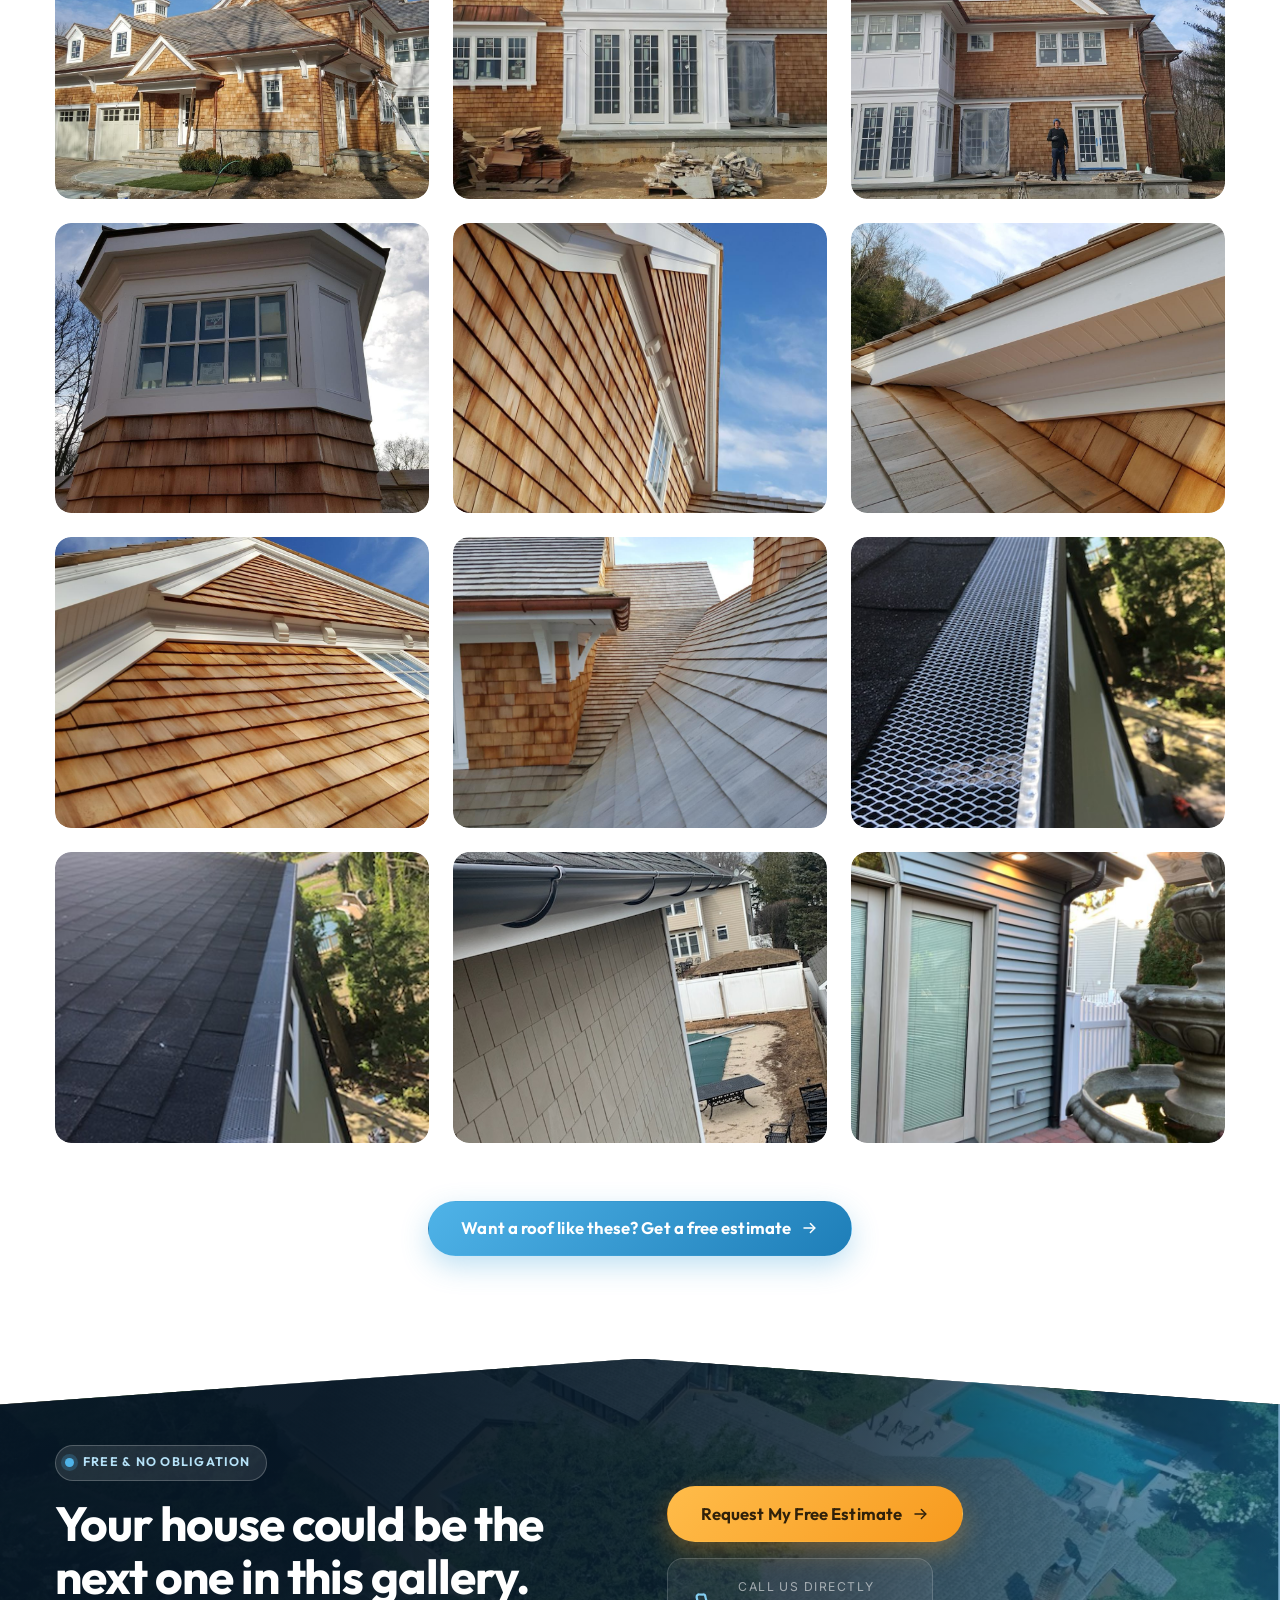
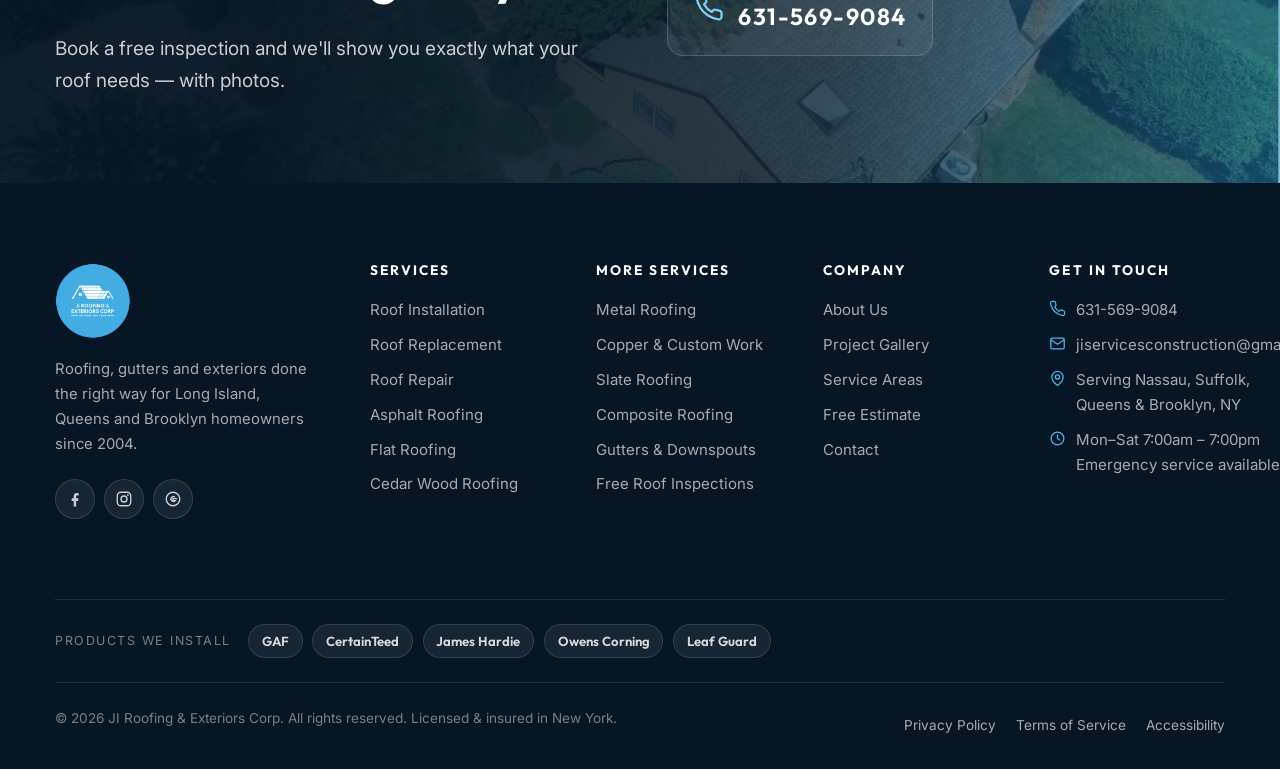
<file: gallery.html>
<!DOCTYPE html>
<html lang="en">
  <head>
    <meta charset="utf-8" />
    <meta name="viewport" content="width=device-width, initial-scale=1" />
    <title>Project Gallery | JI Roofing &amp; Exteriors Corp — Long Island Roofing Photos</title>
    <meta
      name="description"
      content="Browse completed roofing projects by JI Roofing & Exteriors Corp across Nassau, Suffolk, Queens and Brooklyn — asphalt, metal, copper, slate, cedar, flat roofs and gutter installations."
    />
    <meta name="theme-color" content="#4fb3e8" />
    <link rel="icon" href="assets/img/ji-roofing-logo.png" type="image/png" />
    <link rel="preconnect" href="https://fonts.googleapis.com" />
    <link rel="preconnect" href="https://fonts.gstatic.com" crossorigin />
    <link
      href="https://fonts.googleapis.com/css2?family=Inter:wght@400;500;600;700&family=Outfit:wght@400;500;600;700;800&display=swap"
      rel="stylesheet"
    />
    <link rel="stylesheet" href="assets/css/styles.css" />
  </head>

  <body>
    <a class="skip-link" href="#main">Skip to main content</a>

    <!-- ===================== ICON SPRITE ===================== -->
    <svg class="sr-only" aria-hidden="true" focusable="false" xmlns="http://www.w3.org/2000/svg">
      <symbol id="i-phone" viewBox="0 0 24 24" fill="none" stroke="currentColor" stroke-width="1.8" stroke-linecap="round" stroke-linejoin="round"><path d="M22 16.9v3a2 2 0 0 1-2.2 2 19.8 19.8 0 0 1-8.6-3.1 19.5 19.5 0 0 1-6-6A19.8 19.8 0 0 1 2.1 4.2 2 2 0 0 1 4.1 2h3a2 2 0 0 1 2 1.7c.1 1 .4 1.9.7 2.8a2 2 0 0 1-.5 2.1L8.1 9.9a16 16 0 0 0 6 6l1.3-1.2a2 2 0 0 1 2.1-.5c.9.3 1.8.6 2.8.7a2 2 0 0 1 1.7 2z"/></symbol>
      <symbol id="i-mail" viewBox="0 0 24 24" fill="none" stroke="currentColor" stroke-width="1.8" stroke-linecap="round" stroke-linejoin="round"><rect x="2.5" y="4.5" width="19" height="15" rx="2"/><path d="m3 7 9 6 9-6"/></symbol>
      <symbol id="i-pin" viewBox="0 0 24 24" fill="none" stroke="currentColor" stroke-width="1.8" stroke-linecap="round" stroke-linejoin="round"><path d="M20 10c0 6-8 12-8 12s-8-6-8-12a8 8 0 0 1 16 0z"/><circle cx="12" cy="10" r="3"/></symbol>
      <symbol id="i-clock" viewBox="0 0 24 24" fill="none" stroke="currentColor" stroke-width="1.8" stroke-linecap="round" stroke-linejoin="round"><circle cx="12" cy="12" r="9"/><path d="M12 7v5l3 2"/></symbol>
      <symbol id="i-star" viewBox="0 0 24 24" fill="currentColor"><path d="m12 2 3.1 6.3 6.9 1-5 4.9 1.2 6.8L12 17.7l-6.2 3.3L7 14.2l-5-4.9 6.9-1z"/></symbol>
      <symbol id="i-check" viewBox="0 0 24 24" fill="none" stroke="currentColor" stroke-width="2.4" stroke-linecap="round" stroke-linejoin="round"><polyline points="20 6 9 17 4 12"/></symbol>
      <symbol id="i-shield" viewBox="0 0 24 24" fill="none" stroke="currentColor" stroke-width="1.8" stroke-linecap="round" stroke-linejoin="round"><path d="M12 2 4 5.5v6c0 5 3.4 9.3 8 10.5 4.6-1.2 8-5.5 8-10.5v-6z"/><polyline points="9 12 11 14 15.5 9.5"/></symbol>
      <symbol id="i-arrow" viewBox="0 0 24 24" fill="none" stroke="currentColor" stroke-width="2" stroke-linecap="round" stroke-linejoin="round"><path d="M4 12h14"/><polyline points="12.5 6 18.5 12 12.5 18"/></symbol>
      <symbol id="i-down" viewBox="0 0 24 24" fill="none" stroke="currentColor" stroke-width="2.2" stroke-linecap="round" stroke-linejoin="round"><polyline points="6 9 12 15 18 9"/></symbol>
      <symbol id="i-left" viewBox="0 0 24 24" fill="none" stroke="currentColor" stroke-width="2.2" stroke-linecap="round" stroke-linejoin="round"><polyline points="15 18 9 12 15 6"/></symbol>
      <symbol id="i-right" viewBox="0 0 24 24" fill="none" stroke="currentColor" stroke-width="2.2" stroke-linecap="round" stroke-linejoin="round"><polyline points="9 18 15 12 9 6"/></symbol>
      <symbol id="i-close" viewBox="0 0 24 24" fill="none" stroke="currentColor" stroke-width="2.2" stroke-linecap="round"><path d="M18 6 6 18M6 6l12 12"/></symbol>
      <symbol id="i-menu" viewBox="0 0 24 24" fill="none" stroke="currentColor" stroke-width="2" stroke-linecap="round"><path d="M3 7h18M3 12h18M3 17h18"/></symbol>
      <symbol id="i-roof" viewBox="0 0 24 24" fill="none" stroke="currentColor" stroke-width="1.8" stroke-linecap="round" stroke-linejoin="round"><path d="M2.5 11.5 12 4l9.5 7.5"/><path d="M5 10.3V20h14v-9.7"/><path d="M10 20v-5h4v5"/></symbol>
      <symbol id="i-install" viewBox="0 0 24 24" fill="none" stroke="currentColor" stroke-width="1.8" stroke-linecap="round" stroke-linejoin="round"><path d="M2.5 11.5 12 4l9.5 7.5"/><path d="M5 10.3V20h8"/><circle cx="18" cy="17" r="4"/><path d="M18 15.2v3.6M16.2 17h3.6"/></symbol>
      <symbol id="i-replace" viewBox="0 0 24 24" fill="none" stroke="currentColor" stroke-width="1.8" stroke-linecap="round" stroke-linejoin="round"><path d="M2.5 10.5 12 3l9.5 7.5"/><path d="M5 9.5V20h14V9.5"/><path d="M9.5 14h5l-1.8-1.8M14.5 17h-5l1.8 1.8"/></symbol>
      <symbol id="i-wrench" viewBox="0 0 24 24" fill="none" stroke="currentColor" stroke-width="1.8" stroke-linecap="round" stroke-linejoin="round"><path d="M20.3 3.7a5 5 0 0 1-6.2 6.2l-7 7a2.3 2.3 0 0 1-3.3-3.3l7-7a5 5 0 0 1 6.2-6.2l-2.8 2.8 2.1 2.1z"/></symbol>
      <symbol id="i-layers" viewBox="0 0 24 24" fill="none" stroke="currentColor" stroke-width="1.8" stroke-linecap="round" stroke-linejoin="round"><path d="m12 3 9 5-9 5-9-5z"/><path d="m3 13 9 5 9-5"/></symbol>
      <symbol id="i-flat" viewBox="0 0 24 24" fill="none" stroke="currentColor" stroke-width="1.8" stroke-linecap="round" stroke-linejoin="round"><rect x="2.5" y="8" width="19" height="3.4" rx="1"/><path d="M5 11.6V20h14v-8.4"/><path d="M9 20v-4.5h6V20"/></symbol>
      <symbol id="i-tree" viewBox="0 0 24 24" fill="none" stroke="currentColor" stroke-width="1.8" stroke-linecap="round" stroke-linejoin="round"><path d="M12 2.5 7.5 10h3l-4 6.5h6V21h-1"/><path d="M12 2.5 16.5 10h-3l4 6.5h-6"/></symbol>
      <symbol id="i-metal" viewBox="0 0 24 24" fill="none" stroke="currentColor" stroke-width="1.8" stroke-linecap="round" stroke-linejoin="round"><path d="M3 20h18"/><path d="M6.5 20 9 4M11 20l1-16M15.5 20 15 4"/><path d="M4 11h16"/></symbol>
      <symbol id="i-gem" viewBox="0 0 24 24" fill="none" stroke="currentColor" stroke-width="1.8" stroke-linecap="round" stroke-linejoin="round"><path d="M12 2.5 4 9l8 12.5L20 9z"/><path d="M4 9h16"/><path d="m12 2.5-3 6.5 3 12.5 3-12.5z"/></symbol>
      <symbol id="i-tiles" viewBox="0 0 24 24" fill="none" stroke="currentColor" stroke-width="1.8" stroke-linecap="round" stroke-linejoin="round"><rect x="3" y="4" width="8" height="7" rx="1.2"/><rect x="13" y="4" width="8" height="7" rx="1.2"/><rect x="3" y="13" width="8" height="7" rx="1.2"/><rect x="13" y="13" width="8" height="7" rx="1.2"/></symbol>
      <symbol id="i-cube" viewBox="0 0 24 24" fill="none" stroke="currentColor" stroke-width="1.8" stroke-linecap="round" stroke-linejoin="round"><path d="m12 2.8 8.5 4.8v8.8L12 21.2l-8.5-4.8V7.6z"/><path d="M12 12v9.2M12 12 3.5 7.6M12 12l8.5-4.4"/></symbol>
      <symbol id="i-gutter" viewBox="0 0 24 24" fill="none" stroke="currentColor" stroke-width="1.8" stroke-linecap="round" stroke-linejoin="round"><path d="M3 6.5h18"/><path d="M3 6.5v3a3 3 0 0 0 3 3h12a3 3 0 0 0 3-3v-3"/><path d="M15 12.5V21"/><path d="M12 21h6"/></symbol>
      <symbol id="i-search" viewBox="0 0 24 24" fill="none" stroke="currentColor" stroke-width="1.8" stroke-linecap="round" stroke-linejoin="round"><circle cx="11" cy="11" r="7"/><path d="m20.5 20.5-4.4-4.4"/></symbol>
      <symbol id="i-award" viewBox="0 0 24 24" fill="none" stroke="currentColor" stroke-width="1.8" stroke-linecap="round" stroke-linejoin="round"><circle cx="12" cy="9" r="6"/><path d="m8.4 14.2-1.4 7.3 5-2.9 5 2.9-1.4-7.3"/></symbol>
      <symbol id="i-users" viewBox="0 0 24 24" fill="none" stroke="currentColor" stroke-width="1.8" stroke-linecap="round" stroke-linejoin="round"><circle cx="9" cy="8" r="3.6"/><path d="M2.6 20a6.4 6.4 0 0 1 12.8 0"/><path d="M16.3 5.1a3.6 3.6 0 0 1 0 6.9"/><path d="M18 14.9A6.4 6.4 0 0 1 21.4 20"/></symbol>
      <symbol id="i-calendar" viewBox="0 0 24 24" fill="none" stroke="currentColor" stroke-width="1.8" stroke-linecap="round" stroke-linejoin="round"><rect x="3" y="5" width="18" height="16" rx="2.2"/><path d="M3 10h18M8 3v4M16 3v4"/></symbol>
      <symbol id="i-truck" viewBox="0 0 24 24" fill="none" stroke="currentColor" stroke-width="1.8" stroke-linecap="round" stroke-linejoin="round"><path d="M2 6.5h11.5V17H2z"/><path d="M13.5 9.5H17l4 4V17h-7.5z"/><circle cx="7" cy="18.5" r="2"/><circle cx="17" cy="18.5" r="2"/></symbol>
      <symbol id="i-doc" viewBox="0 0 24 24" fill="none" stroke="currentColor" stroke-width="1.8" stroke-linecap="round" stroke-linejoin="round"><path d="M14 3H7a2 2 0 0 0-2 2v14a2 2 0 0 0 2 2h10a2 2 0 0 0 2-2V8z"/><path d="M14 3v5h5"/><path d="M9 13h6M9 17h4"/></symbol>
      <symbol id="i-dollar" viewBox="0 0 24 24" fill="none" stroke="currentColor" stroke-width="1.8" stroke-linecap="round" stroke-linejoin="round"><path d="M12 2.5v19"/><path d="M16.8 7c0-1.9-2.1-2.9-4.8-2.9S7 5 7 7.2s2.1 2.9 5 3.4 5 1.3 5 3.4-2.1 3-4.8 3-4.9-1.1-4.9-2.9"/></symbol>
      <symbol id="i-zap" viewBox="0 0 24 24" fill="none" stroke="currentColor" stroke-width="1.8" stroke-linecap="round" stroke-linejoin="round"><path d="M13 2.5 4.5 14H11l-1 7.5L19.5 10H13z"/></symbol>
      <symbol id="i-thumb" viewBox="0 0 24 24" fill="none" stroke="currentColor" stroke-width="1.8" stroke-linecap="round" stroke-linejoin="round"><path d="M7.5 21.5V10L12.2 2a2.6 2.6 0 0 1 2.4 3.3L13.6 9h5.3a2 2 0 0 1 2 2.4l-1.5 8a2 2 0 0 1-2 1.6z"/><path d="M7.5 10.5H3.5v11h4"/></symbol>
      <symbol id="i-map" viewBox="0 0 24 24" fill="none" stroke="currentColor" stroke-width="1.8" stroke-linecap="round" stroke-linejoin="round"><path d="m2.5 6.3 6.5-2.8 6 2.8 6.5-2.8v14.2l-6.5 2.8-6-2.8-6.5 2.8z"/><path d="M9 3.5v15M15 6.3v15"/></symbol>
      <symbol id="i-lock" viewBox="0 0 24 24" fill="none" stroke="currentColor" stroke-width="1.8" stroke-linecap="round" stroke-linejoin="round"><rect x="4" y="10" width="16" height="11" rx="2.2"/><path d="M8 10V7a4 4 0 0 1 8 0v3"/></symbol>
      <symbol id="i-fb" viewBox="0 0 24 24" fill="currentColor"><path d="M13.5 22v-7.5h2.6l.5-3.4h-3.1V8.9c0-1 .3-1.6 1.7-1.6h1.6V4.2c-.3 0-1.3-.1-2.4-.1-2.4 0-4.1 1.5-4.1 4.2v2.8H7.6v3.4h2.7V22z"/></symbol>
      <symbol id="i-ig" viewBox="0 0 24 24" fill="none" stroke="currentColor" stroke-width="1.8"><rect x="3" y="3" width="18" height="18" rx="5"/><circle cx="12" cy="12" r="4"/><circle cx="17.2" cy="6.8" r="1.2" fill="currentColor" stroke="none"/></symbol>
      <symbol id="i-google" viewBox="0 0 24 24" fill="none" stroke="currentColor" stroke-width="1.8" stroke-linecap="round"><circle cx="12" cy="12" r="9"/><path d="M16.8 11.4H12v2.8h2.8A3.2 3.2 0 1 1 14 9.1"/></symbol>
    </svg>

    <!-- ===================== TOP BAR ===================== -->
    <div class="topbar">
      <div class="wrap topbar__inner">
        <ul class="topbar__list">
          <li><a href="tel:+16315699084"><svg aria-hidden="true"><use href="#i-phone"/></svg>631-569-9084</a></li>
          <li><a href="mailto:jiservicesconstruction@gmail.com"><svg aria-hidden="true"><use href="#i-mail"/></svg>jiservicesconstruction@gmail.com</a></li>
          <li class="topbar__secondary"><span class="topbar__item"><svg aria-hidden="true"><use href="#i-clock"/></svg>Mon–Sat 7:00am – 7:00pm</span></li>
        </ul>
        <ul class="topbar__list topbar__secondary">
          <li><span class="topbar__item"><svg aria-hidden="true"><use href="#i-pin"/></svg>Nassau · Suffolk · Queens · Brooklyn</span></li>
          <li>
            <span class="topbar__rating">
              <svg aria-hidden="true"><use href="#i-star"/></svg><svg aria-hidden="true"><use href="#i-star"/></svg><svg aria-hidden="true"><use href="#i-star"/></svg><svg aria-hidden="true"><use href="#i-star"/></svg><svg aria-hidden="true"><use href="#i-star"/></svg>
            </span>
          </li>
        </ul>
      </div>
    </div>

    <!-- ===================== HEADER ===================== -->
    <header class="header">
      <div class="wrap header__inner">
        <a class="brand" href="index.html" aria-label="JI Roofing &amp; Exteriors Corp — home">
          <img src="assets/img/ji-roofing-logo.png" alt="JI Roofing &amp; Exteriors Corp logo" width="56" height="56" />
          <span class="brand__text">
            <span class="brand__name">JI Roofing &amp; Exteriors</span>
            <span class="brand__tag">Go With The Pros</span>
          </span>
        </a>

        <nav class="nav" id="primary-nav" aria-label="Primary">
          <ul class="nav__list">
            <li class="nav__item"><a class="nav__link" href="index.html">Home</a></li>
            <li class="nav__item"><a class="nav__link" href="about.html">About</a></li>
            <li class="nav__item nav__item--has-menu">
              <a class="nav__link" href="services.html">Services <svg class="nav__caret" aria-hidden="true"><use href="#i-down"/></svg></a>
              <ul class="nav__menu">
                <li><a href="services.html#roof-installation"><svg aria-hidden="true"><use href="#i-install"/></svg>Roof Installation</a></li>
                <li><a href="services.html#roof-replacement"><svg aria-hidden="true"><use href="#i-replace"/></svg>Roof Replacement</a></li>
                <li><a href="services.html#roof-repair"><svg aria-hidden="true"><use href="#i-wrench"/></svg>Roof Repair</a></li>
                <li><a href="services.html#asphalt-roofing"><svg aria-hidden="true"><use href="#i-layers"/></svg>Asphalt Roofing</a></li>
                <li><a href="services.html#flat-roofing"><svg aria-hidden="true"><use href="#i-flat"/></svg>Flat Roofing</a></li>
                <li><a href="services.html#cedar-roofing"><svg aria-hidden="true"><use href="#i-tree"/></svg>Cedar Wood Roofing</a></li>
                <li><a href="services.html#metal-roofing"><svg aria-hidden="true"><use href="#i-metal"/></svg>Metal Roofing</a></li>
                <li><a href="services.html#copper-work"><svg aria-hidden="true"><use href="#i-gem"/></svg>Copper &amp; Custom Work</a></li>
                <li><a href="services.html#slate-roofing"><svg aria-hidden="true"><use href="#i-tiles"/></svg>Slate Roofing</a></li>
                <li><a href="services.html#composite-roofing"><svg aria-hidden="true"><use href="#i-cube"/></svg>Composite Roofing</a></li>
                <li><a href="services.html#gutters"><svg aria-hidden="true"><use href="#i-gutter"/></svg>Gutters &amp; Downspouts</a></li>
                <li><a href="services.html#roof-inspection"><svg aria-hidden="true"><use href="#i-search"/></svg>Free Roof Inspections</a></li>
              </ul>
            </li>
            <li class="nav__item"><a class="nav__link" href="gallery.html" aria-current="page">Gallery</a></li>
            <li class="nav__item"><a class="nav__link" href="service-areas.html">Service Areas</a></li>
            <li class="nav__item"><a class="nav__link" href="contact.html">Contact</a></li>
          </ul>
          <div class="nav__mobile-cta">
            <a class="btn btn--primary btn--block" href="contact.html">Get My Free Estimate</a>
            <a class="btn btn--outline btn--block" href="tel:+16315699084"><svg aria-hidden="true"><use href="#i-phone"/></svg>631-569-9084</a>
          </div>
        </nav>

        <div class="header__cta">
          <span class="header__phone">
            <span>Call for a free quote</span>
            <strong><a href="tel:+16315699084">631-569-9084</a></strong>
          </span>
          <a class="btn btn--primary" href="contact.html">Free Estimate</a>
          <button class="nav-toggle" type="button" aria-label="Open menu" aria-expanded="false" aria-controls="primary-nav">
            <svg class="icon-open" aria-hidden="true"><use href="#i-menu"/></svg>
            <svg class="icon-close" aria-hidden="true"><use href="#i-close"/></svg>
          </button>
        </div>
      </div>
    </header>
    <div class="nav-scrim" aria-hidden="true"></div>

    <main id="main">
      <!-- ===================== PAGE HEAD ===================== -->
      <section class="pagehead">
        <div class="pagehead__scrim"></div>
        <div class="wrap">
          <div class="pagehead__inner">
            <ul class="crumbs">
              <li><a href="index.html">Home</a></li>
              <li>Gallery</li>
            </ul>
            <h1>Our work, up close.</h1>
            <p>Real roofs we've installed, replaced and repaired across Nassau, Suffolk, Queens and Brooklyn. Filter by material or service to find a project like yours.</p>
          </div>
        </div>
      </section>

      <!-- ===================== GALLERY ===================== -->
      <section class="section">
        <div class="wrap">
          <div class="filters reveal">
            <button class="filter" type="button" data-filter="all" aria-pressed="true">All projects</button>
            <button class="filter" type="button" data-filter="asphalt" aria-pressed="false">Asphalt</button>
            <button class="filter" type="button" data-filter="metal" aria-pressed="false">Metal</button>
            <button class="filter" type="button" data-filter="copper" aria-pressed="false">Copper</button>
            <button class="filter" type="button" data-filter="cedar" aria-pressed="false">Cedar</button>
            <button class="filter" type="button" data-filter="flat" aria-pressed="false">Flat</button>
            <button class="filter" type="button" data-filter="gutters" aria-pressed="false">Gutters</button>
          </div>

          <div class="gallery-grid">
            <button class="shot reveal" type="button" data-cat="asphalt">
              <img class="media-img" style="--ph-ratio: 9 / 7" src="assets/img/roofing_30.png" alt="Completed GAF Timberline HDZ roof on a Nassau County colonial" loading="lazy" />
              <span class="shot__caption"><strong>Full roof replacement</strong><span>Garden City, Nassau County · GAF Timberline HDZ</span></span>
            </button>

            <button class="shot reveal" type="button" data-cat="metal">
              <img class="media-img" style="--ph-ratio: 9 / 7" src="assets/img/roofing_31.png" alt="Standing seam metal roof on a modern Suffolk County home" loading="lazy" />
              <span class="shot__caption"><strong>Standing seam metal roof</strong><span>Huntington, Suffolk County · Kynar finish</span></span>
            </button>

            <button class="shot reveal" type="button" data-cat="copper">
              <img class="media-img" style="--ph-ratio: 9 / 7" src="assets/img/roofing_copper_32.png" alt="Custom hand-formed copper bay window roof with a bright new patina" loading="lazy" />
              <span class="shot__caption"><strong>Custom copper bay window</strong><span>Forest Hills, Queens · Hand-formed copper</span></span>
            </button>

            <button class="shot reveal" type="button" data-cat="cedar">
              <img class="media-img" style="--ph-ratio: 9 / 7" src="assets/img/roofing_33.png" alt="Cedar shake roof on a shingle-style home near the water" loading="lazy" />
              <span class="shot__caption"><strong>Red cedar shake roof</strong><span>Northport, Suffolk County · Grade-A cedar</span></span>
            </button>

            <button class="shot reveal" type="button" data-cat="flat">
              <img class="media-img" style="--ph-ratio: 9 / 7" src="assets/img/roofing_34.png" alt="Flat TPO roof on a Brooklyn row house with clean parapet flashing and drains" loading="lazy" />
              <span class="shot__caption"><strong>TPO flat roof system</strong><span>Park Slope, Brooklyn · Tapered insulation</span></span>
            </button>

            <button class="shot reveal" type="button" data-cat="gutters">
              <img class="media-img" style="--ph-ratio: 9 / 7" src="assets/img/roofing_35.png" alt="New seamless gutters and leaders with Leaf Guard covers along a fascia" loading="lazy" />
              <span class="shot__caption"><strong>Leaf Guard gutter system</strong><span>Bay Ridge, Brooklyn · Seamless aluminum</span></span>
            </button>

            <!-- Asphalt -->

            <button class="shot reveal" type="button" data-cat="asphalt">
              <img class="media-img" style="--ph-ratio: 9 / 7" src="assets/img/gallery_asphalt_001.jpeg" alt="Asphalt shingle roof completed by JI Roofing &amp; Exteriors Corp — project 001" loading="lazy" />
              <span class="shot__caption"><strong>Asphalt shingle roofing</strong><span>Project 001 &middot; Nassau &middot; Suffolk &middot; Queens &middot; Brooklyn</span></span>
            </button>

            <button class="shot reveal" type="button" data-cat="asphalt">
              <img class="media-img" style="--ph-ratio: 9 / 7" src="assets/img/gallery_asphalt_002.webp" alt="Asphalt shingle roof completed by JI Roofing &amp; Exteriors Corp — project 002" loading="lazy" />
              <span class="shot__caption"><strong>Asphalt shingle roofing</strong><span>Project 002 &middot; Nassau &middot; Suffolk &middot; Queens &middot; Brooklyn</span></span>
            </button>

            <button class="shot reveal" type="button" data-cat="asphalt">
              <img class="media-img" style="--ph-ratio: 9 / 7" src="assets/img/gallery_asphalt_004.webp" alt="Asphalt shingle roof completed by JI Roofing &amp; Exteriors Corp — project 004" loading="lazy" />
              <span class="shot__caption"><strong>Asphalt shingle roofing</strong><span>Project 004 &middot; Nassau &middot; Suffolk &middot; Queens &middot; Brooklyn</span></span>
            </button>

            <button class="shot reveal" type="button" data-cat="asphalt">
              <img class="media-img" style="--ph-ratio: 9 / 7" src="assets/img/gallery_asphalt_007.webp" alt="Asphalt shingle roof completed by JI Roofing &amp; Exteriors Corp — project 007" loading="lazy" />
              <span class="shot__caption"><strong>Asphalt shingle roofing</strong><span>Project 007 &middot; Nassau &middot; Suffolk &middot; Queens &middot; Brooklyn</span></span>
            </button>

            <button class="shot reveal" type="button" data-cat="asphalt">
              <img class="media-img" style="--ph-ratio: 9 / 7" src="assets/img/gallery_asphalt_009.webp" alt="Asphalt shingle roof completed by JI Roofing &amp; Exteriors Corp — project 009" loading="lazy" />
              <span class="shot__caption"><strong>Asphalt shingle roofing</strong><span>Project 009 &middot; Nassau &middot; Suffolk &middot; Queens &middot; Brooklyn</span></span>
            </button>

            <button class="shot reveal" type="button" data-cat="asphalt">
              <img class="media-img" style="--ph-ratio: 9 / 7" src="assets/img/gallery_asphalt_012.webp" alt="Asphalt shingle roof completed by JI Roofing &amp; Exteriors Corp — project 012" loading="lazy" />
              <span class="shot__caption"><strong>Asphalt shingle roofing</strong><span>Project 012 &middot; Nassau &middot; Suffolk &middot; Queens &middot; Brooklyn</span></span>
            </button>

            <button class="shot reveal" type="button" data-cat="asphalt">
              <img class="media-img" style="--ph-ratio: 9 / 7" src="assets/img/gallery_asphalt_014.webp" alt="Asphalt shingle roof completed by JI Roofing &amp; Exteriors Corp — project 014" loading="lazy" />
              <span class="shot__caption"><strong>Asphalt shingle roofing</strong><span>Project 014 &middot; Nassau &middot; Suffolk &middot; Queens &middot; Brooklyn</span></span>
            </button>

            <button class="shot reveal" type="button" data-cat="asphalt">
              <img class="media-img" style="--ph-ratio: 9 / 7" src="assets/img/gallery_asphalt_016.webp" alt="Asphalt shingle roof completed by JI Roofing &amp; Exteriors Corp — project 016" loading="lazy" />
              <span class="shot__caption"><strong>Asphalt shingle roofing</strong><span>Project 016 &middot; Nassau &middot; Suffolk &middot; Queens &middot; Brooklyn</span></span>
            </button>

            <button class="shot reveal" type="button" data-cat="asphalt">
              <img class="media-img" style="--ph-ratio: 9 / 7" src="assets/img/gallery_asphalt_018.webp" alt="Asphalt shingle roof completed by JI Roofing &amp; Exteriors Corp — project 018" loading="lazy" />
              <span class="shot__caption"><strong>Asphalt shingle roofing</strong><span>Project 018 &middot; Nassau &middot; Suffolk &middot; Queens &middot; Brooklyn</span></span>
            </button>

            <button class="shot reveal" type="button" data-cat="asphalt">
              <img class="media-img" style="--ph-ratio: 9 / 7" src="assets/img/gallery_asphalt_020.webp" alt="Asphalt shingle roof completed by JI Roofing &amp; Exteriors Corp — project 020" loading="lazy" />
              <span class="shot__caption"><strong>Asphalt shingle roofing</strong><span>Project 020 &middot; Nassau &middot; Suffolk &middot; Queens &middot; Brooklyn</span></span>
            </button>

            <button class="shot reveal" type="button" data-cat="asphalt">
              <img class="media-img" style="--ph-ratio: 9 / 7" src="assets/img/gallery_asphalt_024.webp" alt="Asphalt shingle roof completed by JI Roofing &amp; Exteriors Corp — project 024" loading="lazy" />
              <span class="shot__caption"><strong>Asphalt shingle roofing</strong><span>Project 024 &middot; Nassau &middot; Suffolk &middot; Queens &middot; Brooklyn</span></span>
            </button>

            <button class="shot reveal" type="button" data-cat="asphalt">
              <img class="media-img" style="--ph-ratio: 9 / 7" src="assets/img/gallery_asphalt_025.jpeg" alt="Asphalt shingle roof completed by JI Roofing &amp; Exteriors Corp — project 025" loading="lazy" />
              <span class="shot__caption"><strong>Asphalt shingle roofing</strong><span>Project 025 &middot; Nassau &middot; Suffolk &middot; Queens &middot; Brooklyn</span></span>
            </button>

            <button class="shot reveal" type="button" data-cat="asphalt">
              <img class="media-img" style="--ph-ratio: 9 / 7" src="assets/img/gallery_asphalt_026.jpeg" alt="Asphalt shingle roof completed by JI Roofing &amp; Exteriors Corp — project 026" loading="lazy" />
              <span class="shot__caption"><strong>Asphalt shingle roofing</strong><span>Project 026 &middot; Nassau &middot; Suffolk &middot; Queens &middot; Brooklyn</span></span>
            </button>

            <button class="shot reveal" type="button" data-cat="asphalt">
              <img class="media-img" style="--ph-ratio: 9 / 7" src="assets/img/gallery_asphalt_028.webp" alt="Asphalt shingle roof completed by JI Roofing &amp; Exteriors Corp — project 028" loading="lazy" />
              <span class="shot__caption"><strong>Asphalt shingle roofing</strong><span>Project 028 &middot; Nassau &middot; Suffolk &middot; Queens &middot; Brooklyn</span></span>
            </button>

            <button class="shot reveal" type="button" data-cat="asphalt">
              <img class="media-img" style="--ph-ratio: 9 / 7" src="assets/img/gallery_asphalt_030.webp" alt="Asphalt shingle roof completed by JI Roofing &amp; Exteriors Corp — project 030" loading="lazy" />
              <span class="shot__caption"><strong>Asphalt shingle roofing</strong><span>Project 030 &middot; Nassau &middot; Suffolk &middot; Queens &middot; Brooklyn</span></span>
            </button>

            <button class="shot reveal" type="button" data-cat="asphalt">
              <img class="media-img" style="--ph-ratio: 9 / 7" src="assets/img/gallery_asphalt_031.jpg" alt="Asphalt shingle roof completed by JI Roofing &amp; Exteriors Corp — project 031" loading="lazy" />
              <span class="shot__caption"><strong>Asphalt shingle roofing</strong><span>Project 031 &middot; Nassau &middot; Suffolk &middot; Queens &middot; Brooklyn</span></span>
            </button>

            <button class="shot reveal" type="button" data-cat="asphalt">
              <img class="media-img" style="--ph-ratio: 9 / 7" src="assets/img/gallery_asphalt_033.webp" alt="Asphalt shingle roof completed by JI Roofing &amp; Exteriors Corp — project 033" loading="lazy" />
              <span class="shot__caption"><strong>Asphalt shingle roofing</strong><span>Project 033 &middot; Nassau &middot; Suffolk &middot; Queens &middot; Brooklyn</span></span>
            </button>

            <button class="shot reveal" type="button" data-cat="asphalt">
              <img class="media-img" style="--ph-ratio: 9 / 7" src="assets/img/gallery_asphalt_035.webp" alt="Asphalt shingle roof completed by JI Roofing &amp; Exteriors Corp — project 035" loading="lazy" />
              <span class="shot__caption"><strong>Asphalt shingle roofing</strong><span>Project 035 &middot; Nassau &middot; Suffolk &middot; Queens &middot; Brooklyn</span></span>
            </button>

            <button class="shot reveal" type="button" data-cat="asphalt">
              <img class="media-img" style="--ph-ratio: 9 / 7" src="assets/img/gallery_asphalt_037.webp" alt="Asphalt shingle roof completed by JI Roofing &amp; Exteriors Corp — project 037" loading="lazy" />
              <span class="shot__caption"><strong>Asphalt shingle roofing</strong><span>Project 037 &middot; Nassau &middot; Suffolk &middot; Queens &middot; Brooklyn</span></span>
            </button>

            <button class="shot reveal" type="button" data-cat="asphalt">
              <img class="media-img" style="--ph-ratio: 9 / 7" src="assets/img/gallery_asphalt_040.webp" alt="Asphalt shingle roof completed by JI Roofing &amp; Exteriors Corp — project 040" loading="lazy" />
              <span class="shot__caption"><strong>Asphalt shingle roofing</strong><span>Project 040 &middot; Nassau &middot; Suffolk &middot; Queens &middot; Brooklyn</span></span>
            </button>

            <button class="shot reveal" type="button" data-cat="asphalt">
              <img class="media-img" style="--ph-ratio: 9 / 7" src="assets/img/gallery_asphalt_042.webp" alt="Asphalt shingle roof completed by JI Roofing &amp; Exteriors Corp — project 042" loading="lazy" />
              <span class="shot__caption"><strong>Asphalt shingle roofing</strong><span>Project 042 &middot; Nassau &middot; Suffolk &middot; Queens &middot; Brooklyn</span></span>
            </button>

            <button class="shot reveal" type="button" data-cat="asphalt">
              <img class="media-img" style="--ph-ratio: 9 / 7" src="assets/img/gallery_asphalt_043.webp" alt="Asphalt shingle roof completed by JI Roofing &amp; Exteriors Corp — project 043" loading="lazy" />
              <span class="shot__caption"><strong>Asphalt shingle roofing</strong><span>Project 043 &middot; Nassau &middot; Suffolk &middot; Queens &middot; Brooklyn</span></span>
            </button>

            <button class="shot reveal" type="button" data-cat="asphalt">
              <img class="media-img" style="--ph-ratio: 9 / 7" src="assets/img/gallery_asphalt_046.webp" alt="Asphalt shingle roof completed by JI Roofing &amp; Exteriors Corp — project 046" loading="lazy" />
              <span class="shot__caption"><strong>Asphalt shingle roofing</strong><span>Project 046 &middot; Nassau &middot; Suffolk &middot; Queens &middot; Brooklyn</span></span>
            </button>

            <button class="shot reveal" type="button" data-cat="asphalt">
              <img class="media-img" style="--ph-ratio: 9 / 7" src="assets/img/gallery_asphalt_047.jpg" alt="Asphalt shingle roof completed by JI Roofing &amp; Exteriors Corp — project 047" loading="lazy" />
              <span class="shot__caption"><strong>Asphalt shingle roofing</strong><span>Project 047 &middot; Nassau &middot; Suffolk &middot; Queens &middot; Brooklyn</span></span>
            </button>

            <button class="shot reveal" type="button" data-cat="asphalt">
              <img class="media-img" style="--ph-ratio: 9 / 7" src="assets/img/gallery_asphalt_049.webp" alt="Asphalt shingle roof completed by JI Roofing &amp; Exteriors Corp — project 049" loading="lazy" />
              <span class="shot__caption"><strong>Asphalt shingle roofing</strong><span>Project 049 &middot; Nassau &middot; Suffolk &middot; Queens &middot; Brooklyn</span></span>
            </button>

            <button class="shot reveal" type="button" data-cat="asphalt">
              <img class="media-img" style="--ph-ratio: 9 / 7" src="assets/img/gallery_asphalt_051.webp" alt="Asphalt shingle roof completed by JI Roofing &amp; Exteriors Corp — project 051" loading="lazy" />
              <span class="shot__caption"><strong>Asphalt shingle roofing</strong><span>Project 051 &middot; Nassau &middot; Suffolk &middot; Queens &middot; Brooklyn</span></span>
            </button>

            <button class="shot reveal" type="button" data-cat="asphalt">
              <img class="media-img" style="--ph-ratio: 9 / 7" src="assets/img/gallery_asphalt_053.webp" alt="Asphalt shingle roof completed by JI Roofing &amp; Exteriors Corp — project 053" loading="lazy" />
              <span class="shot__caption"><strong>Asphalt shingle roofing</strong><span>Project 053 &middot; Nassau &middot; Suffolk &middot; Queens &middot; Brooklyn</span></span>
            </button>

            <button class="shot reveal" type="button" data-cat="asphalt">
              <img class="media-img" style="--ph-ratio: 9 / 7" src="assets/img/gallery_asphalt_057.webp" alt="Asphalt shingle roof completed by JI Roofing &amp; Exteriors Corp — project 057" loading="lazy" />
              <span class="shot__caption"><strong>Asphalt shingle roofing</strong><span>Project 057 &middot; Nassau &middot; Suffolk &middot; Queens &middot; Brooklyn</span></span>
            </button>

            <button class="shot reveal" type="button" data-cat="asphalt">
              <img class="media-img" style="--ph-ratio: 9 / 7" src="assets/img/gallery_asphalt_059.webp" alt="Asphalt shingle roof completed by JI Roofing &amp; Exteriors Corp — project 059" loading="lazy" />
              <span class="shot__caption"><strong>Asphalt shingle roofing</strong><span>Project 059 &middot; Nassau &middot; Suffolk &middot; Queens &middot; Brooklyn</span></span>
            </button>

            <button class="shot reveal" type="button" data-cat="asphalt">
              <img class="media-img" style="--ph-ratio: 9 / 7" src="assets/img/gallery_asphalt_063.webp" alt="Asphalt shingle roof completed by JI Roofing &amp; Exteriors Corp — project 063" loading="lazy" />
              <span class="shot__caption"><strong>Asphalt shingle roofing</strong><span>Project 063 &middot; Nassau &middot; Suffolk &middot; Queens &middot; Brooklyn</span></span>
            </button>

            <button class="shot reveal" type="button" data-cat="asphalt">
              <img class="media-img" style="--ph-ratio: 9 / 7" src="assets/img/gallery_asphalt_065.webp" alt="Asphalt shingle roof completed by JI Roofing &amp; Exteriors Corp — project 065" loading="lazy" />
              <span class="shot__caption"><strong>Asphalt shingle roofing</strong><span>Project 065 &middot; Nassau &middot; Suffolk &middot; Queens &middot; Brooklyn</span></span>
            </button>

            <button class="shot reveal" type="button" data-cat="asphalt">
              <img class="media-img" style="--ph-ratio: 9 / 7" src="assets/img/gallery_asphalt_066.jpg" alt="Asphalt shingle roof completed by JI Roofing &amp; Exteriors Corp — project 066" loading="lazy" />
              <span class="shot__caption"><strong>Asphalt shingle roofing</strong><span>Project 066 &middot; Nassau &middot; Suffolk &middot; Queens &middot; Brooklyn</span></span>
            </button>

            <button class="shot reveal" type="button" data-cat="asphalt">
              <img class="media-img" style="--ph-ratio: 9 / 7" src="assets/img/gallery_asphalt_068.webp" alt="Asphalt shingle roof completed by JI Roofing &amp; Exteriors Corp — project 068" loading="lazy" />
              <span class="shot__caption"><strong>Asphalt shingle roofing</strong><span>Project 068 &middot; Nassau &middot; Suffolk &middot; Queens &middot; Brooklyn</span></span>
            </button>

            <button class="shot reveal" type="button" data-cat="asphalt">
              <img class="media-img" style="--ph-ratio: 9 / 7" src="assets/img/gallery_asphalt_070.webp" alt="Asphalt shingle roof completed by JI Roofing &amp; Exteriors Corp — project 070" loading="lazy" />
              <span class="shot__caption"><strong>Asphalt shingle roofing</strong><span>Project 070 &middot; Nassau &middot; Suffolk &middot; Queens &middot; Brooklyn</span></span>
            </button>

            <button class="shot reveal" type="button" data-cat="asphalt">
              <img class="media-img" style="--ph-ratio: 9 / 7" src="assets/img/gallery_asphalt_072.webp" alt="Asphalt shingle roof completed by JI Roofing &amp; Exteriors Corp — project 072" loading="lazy" />
              <span class="shot__caption"><strong>Asphalt shingle roofing</strong><span>Project 072 &middot; Nassau &middot; Suffolk &middot; Queens &middot; Brooklyn</span></span>
            </button>

            <button class="shot reveal" type="button" data-cat="asphalt">
              <img class="media-img" style="--ph-ratio: 9 / 7" src="assets/img/gallery_asphalt_074.webp" alt="Asphalt shingle roof completed by JI Roofing &amp; Exteriors Corp — project 074" loading="lazy" />
              <span class="shot__caption"><strong>Asphalt shingle roofing</strong><span>Project 074 &middot; Nassau &middot; Suffolk &middot; Queens &middot; Brooklyn</span></span>
            </button>

            <button class="shot reveal" type="button" data-cat="asphalt">
              <img class="media-img" style="--ph-ratio: 9 / 7" src="assets/img/gallery_asphalt_076.webp" alt="Asphalt shingle roof completed by JI Roofing &amp; Exteriors Corp — project 076" loading="lazy" />
              <span class="shot__caption"><strong>Asphalt shingle roofing</strong><span>Project 076 &middot; Nassau &middot; Suffolk &middot; Queens &middot; Brooklyn</span></span>
            </button>

            <button class="shot reveal" type="button" data-cat="asphalt">
              <img class="media-img" style="--ph-ratio: 9 / 7" src="assets/img/gallery_asphalt_078.webp" alt="Asphalt shingle roof completed by JI Roofing &amp; Exteriors Corp — project 078" loading="lazy" />
              <span class="shot__caption"><strong>Asphalt shingle roofing</strong><span>Project 078 &middot; Nassau &middot; Suffolk &middot; Queens &middot; Brooklyn</span></span>
            </button>

            <button class="shot reveal" type="button" data-cat="asphalt">
              <img class="media-img" style="--ph-ratio: 9 / 7" src="assets/img/gallery_asphalt_080.webp" alt="Asphalt shingle roof completed by JI Roofing &amp; Exteriors Corp — project 080" loading="lazy" />
              <span class="shot__caption"><strong>Asphalt shingle roofing</strong><span>Project 080 &middot; Nassau &middot; Suffolk &middot; Queens &middot; Brooklyn</span></span>
            </button>

            <button class="shot reveal" type="button" data-cat="asphalt">
              <img class="media-img" style="--ph-ratio: 9 / 7" src="assets/img/gallery_asphalt_082.webp" alt="Asphalt shingle roof completed by JI Roofing &amp; Exteriors Corp — project 082" loading="lazy" />
              <span class="shot__caption"><strong>Asphalt shingle roofing</strong><span>Project 082 &middot; Nassau &middot; Suffolk &middot; Queens &middot; Brooklyn</span></span>
            </button>

            <button class="shot reveal" type="button" data-cat="asphalt">
              <img class="media-img" style="--ph-ratio: 9 / 7" src="assets/img/gallery_asphalt_084.webp" alt="Asphalt shingle roof completed by JI Roofing &amp; Exteriors Corp — project 084" loading="lazy" />
              <span class="shot__caption"><strong>Asphalt shingle roofing</strong><span>Project 084 &middot; Nassau &middot; Suffolk &middot; Queens &middot; Brooklyn</span></span>
            </button>

            <button class="shot reveal" type="button" data-cat="asphalt">
              <img class="media-img" style="--ph-ratio: 9 / 7" src="assets/img/gallery_asphalt_086.webp" alt="Asphalt shingle roof completed by JI Roofing &amp; Exteriors Corp — project 086" loading="lazy" />
              <span class="shot__caption"><strong>Asphalt shingle roofing</strong><span>Project 086 &middot; Nassau &middot; Suffolk &middot; Queens &middot; Brooklyn</span></span>
            </button>

            <button class="shot reveal" type="button" data-cat="asphalt">
              <img class="media-img" style="--ph-ratio: 9 / 7" src="assets/img/gallery_asphalt_088.webp" alt="Asphalt shingle roof completed by JI Roofing &amp; Exteriors Corp — project 088" loading="lazy" />
              <span class="shot__caption"><strong>Asphalt shingle roofing</strong><span>Project 088 &middot; Nassau &middot; Suffolk &middot; Queens &middot; Brooklyn</span></span>
            </button>

            <button class="shot reveal" type="button" data-cat="asphalt">
              <img class="media-img" style="--ph-ratio: 9 / 7" src="assets/img/gallery_asphalt_090.webp" alt="Asphalt shingle roof completed by JI Roofing &amp; Exteriors Corp — project 090" loading="lazy" />
              <span class="shot__caption"><strong>Asphalt shingle roofing</strong><span>Project 090 &middot; Nassau &middot; Suffolk &middot; Queens &middot; Brooklyn</span></span>
            </button>

            <button class="shot reveal" type="button" data-cat="asphalt">
              <img class="media-img" style="--ph-ratio: 9 / 7" src="assets/img/gallery_asphalt_092.webp" alt="Asphalt shingle roof completed by JI Roofing &amp; Exteriors Corp — project 092" loading="lazy" />
              <span class="shot__caption"><strong>Asphalt shingle roofing</strong><span>Project 092 &middot; Nassau &middot; Suffolk &middot; Queens &middot; Brooklyn</span></span>
            </button>

            <button class="shot reveal" type="button" data-cat="asphalt">
              <img class="media-img" style="--ph-ratio: 9 / 7" src="assets/img/gallery_asphalt_093.jpg" alt="Asphalt shingle roof completed by JI Roofing &amp; Exteriors Corp — project 093" loading="lazy" />
              <span class="shot__caption"><strong>Asphalt shingle roofing</strong><span>Project 093 &middot; Nassau &middot; Suffolk &middot; Queens &middot; Brooklyn</span></span>
            </button>

            <button class="shot reveal" type="button" data-cat="asphalt">
              <img class="media-img" style="--ph-ratio: 9 / 7" src="assets/img/gallery_asphalt_097.webp" alt="Asphalt shingle roof completed by JI Roofing &amp; Exteriors Corp — project 097" loading="lazy" />
              <span class="shot__caption"><strong>Asphalt shingle roofing</strong><span>Project 097 &middot; Nassau &middot; Suffolk &middot; Queens &middot; Brooklyn</span></span>
            </button>

            <button class="shot reveal" type="button" data-cat="asphalt">
              <img class="media-img" style="--ph-ratio: 9 / 7" src="assets/img/gallery_asphalt_099.webp" alt="Asphalt shingle roof completed by JI Roofing &amp; Exteriors Corp — project 099" loading="lazy" />
              <span class="shot__caption"><strong>Asphalt shingle roofing</strong><span>Project 099 &middot; Nassau &middot; Suffolk &middot; Queens &middot; Brooklyn</span></span>
            </button>

            <button class="shot reveal" type="button" data-cat="asphalt">
              <img class="media-img" style="--ph-ratio: 9 / 7" src="assets/img/gallery_asphalt_101.webp" alt="Asphalt shingle roof completed by JI Roofing &amp; Exteriors Corp — project 101" loading="lazy" />
              <span class="shot__caption"><strong>Asphalt shingle roofing</strong><span>Project 101 &middot; Nassau &middot; Suffolk &middot; Queens &middot; Brooklyn</span></span>
            </button>

            <button class="shot reveal" type="button" data-cat="asphalt">
              <img class="media-img" style="--ph-ratio: 9 / 7" src="assets/img/gallery_asphalt_102.jpg" alt="Asphalt shingle roof completed by JI Roofing &amp; Exteriors Corp — project 102" loading="lazy" />
              <span class="shot__caption"><strong>Asphalt shingle roofing</strong><span>Project 102 &middot; Nassau &middot; Suffolk &middot; Queens &middot; Brooklyn</span></span>
            </button>

            <button class="shot reveal" type="button" data-cat="asphalt">
              <img class="media-img" style="--ph-ratio: 9 / 7" src="assets/img/gallery_asphalt_104.webp" alt="Asphalt shingle roof completed by JI Roofing &amp; Exteriors Corp — project 104" loading="lazy" />
              <span class="shot__caption"><strong>Asphalt shingle roofing</strong><span>Project 104 &middot; Nassau &middot; Suffolk &middot; Queens &middot; Brooklyn</span></span>
            </button>

            <button class="shot reveal" type="button" data-cat="asphalt">
              <img class="media-img" style="--ph-ratio: 9 / 7" src="assets/img/gallery_asphalt_106.webp" alt="Asphalt shingle roof completed by JI Roofing &amp; Exteriors Corp — project 106" loading="lazy" />
              <span class="shot__caption"><strong>Asphalt shingle roofing</strong><span>Project 106 &middot; Nassau &middot; Suffolk &middot; Queens &middot; Brooklyn</span></span>
            </button>

            <button class="shot reveal" type="button" data-cat="asphalt">
              <img class="media-img" style="--ph-ratio: 9 / 7" src="assets/img/gallery_asphalt_108.webp" alt="Asphalt shingle roof completed by JI Roofing &amp; Exteriors Corp — project 108" loading="lazy" />
              <span class="shot__caption"><strong>Asphalt shingle roofing</strong><span>Project 108 &middot; Nassau &middot; Suffolk &middot; Queens &middot; Brooklyn</span></span>
            </button>

            <button class="shot reveal" type="button" data-cat="asphalt">
              <img class="media-img" style="--ph-ratio: 9 / 7" src="assets/img/gallery_asphalt_110.webp" alt="Asphalt shingle roof completed by JI Roofing &amp; Exteriors Corp — project 110" loading="lazy" />
              <span class="shot__caption"><strong>Asphalt shingle roofing</strong><span>Project 110 &middot; Nassau &middot; Suffolk &middot; Queens &middot; Brooklyn</span></span>
            </button>

            <button class="shot reveal" type="button" data-cat="asphalt">
              <img class="media-img" style="--ph-ratio: 9 / 7" src="assets/img/gallery_asphalt_112.webp" alt="Asphalt shingle roof completed by JI Roofing &amp; Exteriors Corp — project 112" loading="lazy" />
              <span class="shot__caption"><strong>Asphalt shingle roofing</strong><span>Project 112 &middot; Nassau &middot; Suffolk &middot; Queens &middot; Brooklyn</span></span>
            </button>

            <button class="shot reveal" type="button" data-cat="asphalt">
              <img class="media-img" style="--ph-ratio: 9 / 7" src="assets/img/gallery_asphalt_114.webp" alt="Asphalt shingle roof completed by JI Roofing &amp; Exteriors Corp — project 114" loading="lazy" />
              <span class="shot__caption"><strong>Asphalt shingle roofing</strong><span>Project 114 &middot; Nassau &middot; Suffolk &middot; Queens &middot; Brooklyn</span></span>
            </button>

            <button class="shot reveal" type="button" data-cat="asphalt">
              <img class="media-img" style="--ph-ratio: 9 / 7" src="assets/img/gallery_asphalt_116.webp" alt="Asphalt shingle roof completed by JI Roofing &amp; Exteriors Corp — project 116" loading="lazy" />
              <span class="shot__caption"><strong>Asphalt shingle roofing</strong><span>Project 116 &middot; Nassau &middot; Suffolk &middot; Queens &middot; Brooklyn</span></span>
            </button>

            <button class="shot reveal" type="button" data-cat="asphalt">
              <img class="media-img" style="--ph-ratio: 9 / 7" src="assets/img/gallery_asphalt_118.webp" alt="Asphalt shingle roof completed by JI Roofing &amp; Exteriors Corp — project 118" loading="lazy" />
              <span class="shot__caption"><strong>Asphalt shingle roofing</strong><span>Project 118 &middot; Nassau &middot; Suffolk &middot; Queens &middot; Brooklyn</span></span>
            </button>

            <button class="shot reveal" type="button" data-cat="asphalt">
              <img class="media-img" style="--ph-ratio: 9 / 7" src="assets/img/gallery_asphalt_122.webp" alt="Asphalt shingle roof completed by JI Roofing &amp; Exteriors Corp — project 122" loading="lazy" />
              <span class="shot__caption"><strong>Asphalt shingle roofing</strong><span>Project 122 &middot; Nassau &middot; Suffolk &middot; Queens &middot; Brooklyn</span></span>
            </button>

            <button class="shot reveal" type="button" data-cat="asphalt">
              <img class="media-img" style="--ph-ratio: 9 / 7" src="assets/img/gallery_asphalt_124.webp" alt="Asphalt shingle roof completed by JI Roofing &amp; Exteriors Corp — project 124" loading="lazy" />
              <span class="shot__caption"><strong>Asphalt shingle roofing</strong><span>Project 124 &middot; Nassau &middot; Suffolk &middot; Queens &middot; Brooklyn</span></span>
            </button>

            <button class="shot reveal" type="button" data-cat="asphalt">
              <img class="media-img" style="--ph-ratio: 9 / 7" src="assets/img/gallery_asphalt_126.webp" alt="Asphalt shingle roof completed by JI Roofing &amp; Exteriors Corp — project 126" loading="lazy" />
              <span class="shot__caption"><strong>Asphalt shingle roofing</strong><span>Project 126 &middot; Nassau &middot; Suffolk &middot; Queens &middot; Brooklyn</span></span>
            </button>

            <button class="shot reveal" type="button" data-cat="asphalt">
              <img class="media-img" style="--ph-ratio: 9 / 7" src="assets/img/gallery_asphalt_129.webp" alt="Asphalt shingle roof completed by JI Roofing &amp; Exteriors Corp — project 129" loading="lazy" />
              <span class="shot__caption"><strong>Asphalt shingle roofing</strong><span>Project 129 &middot; Nassau &middot; Suffolk &middot; Queens &middot; Brooklyn</span></span>
            </button>

            <button class="shot reveal" type="button" data-cat="asphalt">
              <img class="media-img" style="--ph-ratio: 9 / 7" src="assets/img/gallery_asphalt_131.webp" alt="Asphalt shingle roof completed by JI Roofing &amp; Exteriors Corp — project 131" loading="lazy" />
              <span class="shot__caption"><strong>Asphalt shingle roofing</strong><span>Project 131 &middot; Nassau &middot; Suffolk &middot; Queens &middot; Brooklyn</span></span>
            </button>

            <button class="shot reveal" type="button" data-cat="asphalt">
              <img class="media-img" style="--ph-ratio: 9 / 7" src="assets/img/gallery_asphalt_132.jpg" alt="Asphalt shingle roof completed by JI Roofing &amp; Exteriors Corp — project 132" loading="lazy" />
              <span class="shot__caption"><strong>Asphalt shingle roofing</strong><span>Project 132 &middot; Nassau &middot; Suffolk &middot; Queens &middot; Brooklyn</span></span>
            </button>

            <button class="shot reveal" type="button" data-cat="asphalt">
              <img class="media-img" style="--ph-ratio: 9 / 7" src="assets/img/gallery_asphalt_133.jpeg" alt="Asphalt shingle roof completed by JI Roofing &amp; Exteriors Corp — project 133" loading="lazy" />
              <span class="shot__caption"><strong>Asphalt shingle roofing</strong><span>Project 133 &middot; Nassau &middot; Suffolk &middot; Queens &middot; Brooklyn</span></span>
            </button>

            <button class="shot reveal" type="button" data-cat="asphalt">
              <img class="media-img" style="--ph-ratio: 9 / 7" src="assets/img/gallery_asphalt_134.jpeg" alt="Asphalt shingle roof completed by JI Roofing &amp; Exteriors Corp — project 134" loading="lazy" />
              <span class="shot__caption"><strong>Asphalt shingle roofing</strong><span>Project 134 &middot; Nassau &middot; Suffolk &middot; Queens &middot; Brooklyn</span></span>
            </button>

            <!-- Metal -->

            <button class="shot reveal" type="button" data-cat="metal">
              <img class="media-img" style="--ph-ratio: 9 / 7" src="assets/img/gallery_metal_001.jpeg" alt="Standing seam metal roof completed by JI Roofing &amp; Exteriors Corp — project 001" loading="lazy" />
              <span class="shot__caption"><strong>Standing seam metal roofing</strong><span>Project 001 &middot; Nassau &middot; Suffolk &middot; Queens &middot; Brooklyn</span></span>
            </button>

            <button class="shot reveal" type="button" data-cat="metal">
              <img class="media-img" style="--ph-ratio: 9 / 7" src="assets/img/gallery_metal_002.jpeg" alt="Standing seam metal roof completed by JI Roofing &amp; Exteriors Corp — project 002" loading="lazy" />
              <span class="shot__caption"><strong>Standing seam metal roofing</strong><span>Project 002 &middot; Nassau &middot; Suffolk &middot; Queens &middot; Brooklyn</span></span>
            </button>

            <!-- Copper -->

            <button class="shot reveal" type="button" data-cat="copper">
              <img class="media-img" style="--ph-ratio: 9 / 7" src="assets/img/gallery_copper_001.jpeg" alt="Hand-formed copper roofing completed by JI Roofing &amp; Exteriors Corp — project 001" loading="lazy" />
              <span class="shot__caption"><strong>Custom copper roofing</strong><span>Project 001 &middot; Nassau &middot; Suffolk &middot; Queens &middot; Brooklyn</span></span>
            </button>

            <button class="shot reveal" type="button" data-cat="copper">
              <img class="media-img" style="--ph-ratio: 9 / 7" src="assets/img/gallery_copper_002.jpeg" alt="Hand-formed copper roofing completed by JI Roofing &amp; Exteriors Corp — project 002" loading="lazy" />
              <span class="shot__caption"><strong>Custom copper roofing</strong><span>Project 002 &middot; Nassau &middot; Suffolk &middot; Queens &middot; Brooklyn</span></span>
            </button>

            <button class="shot reveal" type="button" data-cat="copper">
              <img class="media-img" style="--ph-ratio: 9 / 7" src="assets/img/gallery_copper_003.jpeg" alt="Hand-formed copper roofing completed by JI Roofing &amp; Exteriors Corp — project 003" loading="lazy" />
              <span class="shot__caption"><strong>Custom copper roofing</strong><span>Project 003 &middot; Nassau &middot; Suffolk &middot; Queens &middot; Brooklyn</span></span>
            </button>

            <button class="shot reveal" type="button" data-cat="copper">
              <img class="media-img" style="--ph-ratio: 9 / 7" src="assets/img/gallery_copper_004.jpeg" alt="Hand-formed copper roofing completed by JI Roofing &amp; Exteriors Corp — project 004" loading="lazy" />
              <span class="shot__caption"><strong>Custom copper roofing</strong><span>Project 004 &middot; Nassau &middot; Suffolk &middot; Queens &middot; Brooklyn</span></span>
            </button>

            <button class="shot reveal" type="button" data-cat="copper">
              <img class="media-img" style="--ph-ratio: 9 / 7" src="assets/img/gallery_copper_005.jpeg" alt="Hand-formed copper roofing completed by JI Roofing &amp; Exteriors Corp — project 005" loading="lazy" />
              <span class="shot__caption"><strong>Custom copper roofing</strong><span>Project 005 &middot; Nassau &middot; Suffolk &middot; Queens &middot; Brooklyn</span></span>
            </button>

            <button class="shot reveal" type="button" data-cat="copper">
              <img class="media-img" style="--ph-ratio: 9 / 7" src="assets/img/gallery_copper_006.jpeg" alt="Hand-formed copper roofing completed by JI Roofing &amp; Exteriors Corp — project 006" loading="lazy" />
              <span class="shot__caption"><strong>Custom copper roofing</strong><span>Project 006 &middot; Nassau &middot; Suffolk &middot; Queens &middot; Brooklyn</span></span>
            </button>

            <button class="shot reveal" type="button" data-cat="copper">
              <img class="media-img" style="--ph-ratio: 9 / 7" src="assets/img/gallery_copper_007.jpeg" alt="Hand-formed copper roofing completed by JI Roofing &amp; Exteriors Corp — project 007" loading="lazy" />
              <span class="shot__caption"><strong>Custom copper roofing</strong><span>Project 007 &middot; Nassau &middot; Suffolk &middot; Queens &middot; Brooklyn</span></span>
            </button>

            <button class="shot reveal" type="button" data-cat="copper">
              <img class="media-img" style="--ph-ratio: 9 / 7" src="assets/img/gallery_copper_008.jpeg" alt="Hand-formed copper roofing completed by JI Roofing &amp; Exteriors Corp — project 008" loading="lazy" />
              <span class="shot__caption"><strong>Custom copper roofing</strong><span>Project 008 &middot; Nassau &middot; Suffolk &middot; Queens &middot; Brooklyn</span></span>
            </button>

            <button class="shot reveal" type="button" data-cat="copper">
              <img class="media-img" style="--ph-ratio: 9 / 7" src="assets/img/gallery_copper_009.jpeg" alt="Hand-formed copper roofing completed by JI Roofing &amp; Exteriors Corp — project 009" loading="lazy" />
              <span class="shot__caption"><strong>Custom copper roofing</strong><span>Project 009 &middot; Nassau &middot; Suffolk &middot; Queens &middot; Brooklyn</span></span>
            </button>

            <button class="shot reveal" type="button" data-cat="copper">
              <img class="media-img" style="--ph-ratio: 9 / 7" src="assets/img/gallery_copper_010.jpeg" alt="Hand-formed copper roofing completed by JI Roofing &amp; Exteriors Corp — project 010" loading="lazy" />
              <span class="shot__caption"><strong>Custom copper roofing</strong><span>Project 010 &middot; Nassau &middot; Suffolk &middot; Queens &middot; Brooklyn</span></span>
            </button>

            <!-- Cedar -->

            <button class="shot reveal" type="button" data-cat="cedar">
              <img class="media-img" style="--ph-ratio: 9 / 7" src="assets/img/gallery_cedar_001.jpeg" alt="Cedar shake roof completed by JI Roofing &amp; Exteriors Corp — project 001" loading="lazy" />
              <span class="shot__caption"><strong>Cedar shake roofing</strong><span>Project 001 &middot; Nassau &middot; Suffolk &middot; Queens &middot; Brooklyn</span></span>
            </button>

            <button class="shot reveal" type="button" data-cat="cedar">
              <img class="media-img" style="--ph-ratio: 9 / 7" src="assets/img/gallery_cedar_002.jpeg" alt="Cedar shake roof completed by JI Roofing &amp; Exteriors Corp — project 002" loading="lazy" />
              <span class="shot__caption"><strong>Cedar shake roofing</strong><span>Project 002 &middot; Nassau &middot; Suffolk &middot; Queens &middot; Brooklyn</span></span>
            </button>

            <button class="shot reveal" type="button" data-cat="cedar">
              <img class="media-img" style="--ph-ratio: 9 / 7" src="assets/img/gallery_cedar_003.jpeg" alt="Cedar shake roof completed by JI Roofing &amp; Exteriors Corp — project 003" loading="lazy" />
              <span class="shot__caption"><strong>Cedar shake roofing</strong><span>Project 003 &middot; Nassau &middot; Suffolk &middot; Queens &middot; Brooklyn</span></span>
            </button>

            <button class="shot reveal" type="button" data-cat="cedar">
              <img class="media-img" style="--ph-ratio: 9 / 7" src="assets/img/gallery_cedar_004.jpeg" alt="Cedar shake roof completed by JI Roofing &amp; Exteriors Corp — project 004" loading="lazy" />
              <span class="shot__caption"><strong>Cedar shake roofing</strong><span>Project 004 &middot; Nassau &middot; Suffolk &middot; Queens &middot; Brooklyn</span></span>
            </button>

            <button class="shot reveal" type="button" data-cat="cedar">
              <img class="media-img" style="--ph-ratio: 9 / 7" src="assets/img/gallery_cedar_005.jpeg" alt="Cedar shake roof completed by JI Roofing &amp; Exteriors Corp — project 005" loading="lazy" />
              <span class="shot__caption"><strong>Cedar shake roofing</strong><span>Project 005 &middot; Nassau &middot; Suffolk &middot; Queens &middot; Brooklyn</span></span>
            </button>

            <button class="shot reveal" type="button" data-cat="cedar">
              <img class="media-img" style="--ph-ratio: 9 / 7" src="assets/img/gallery_cedar_006.jpeg" alt="Cedar shake roof completed by JI Roofing &amp; Exteriors Corp — project 006" loading="lazy" />
              <span class="shot__caption"><strong>Cedar shake roofing</strong><span>Project 006 &middot; Nassau &middot; Suffolk &middot; Queens &middot; Brooklyn</span></span>
            </button>

            <button class="shot reveal" type="button" data-cat="cedar">
              <img class="media-img" style="--ph-ratio: 9 / 7" src="assets/img/gallery_cedar_007.jpeg" alt="Cedar shake roof completed by JI Roofing &amp; Exteriors Corp — project 007" loading="lazy" />
              <span class="shot__caption"><strong>Cedar shake roofing</strong><span>Project 007 &middot; Nassau &middot; Suffolk &middot; Queens &middot; Brooklyn</span></span>
            </button>

            <button class="shot reveal" type="button" data-cat="cedar">
              <img class="media-img" style="--ph-ratio: 9 / 7" src="assets/img/gallery_cedar_008.jpeg" alt="Cedar shake roof completed by JI Roofing &amp; Exteriors Corp — project 008" loading="lazy" />
              <span class="shot__caption"><strong>Cedar shake roofing</strong><span>Project 008 &middot; Nassau &middot; Suffolk &middot; Queens &middot; Brooklyn</span></span>
            </button>

            <!-- Gutters -->

            <button class="shot reveal" type="button" data-cat="gutters">
              <img class="media-img" style="--ph-ratio: 9 / 7" src="assets/img/gallery_gutters_001.jpg" alt="Seamless gutter and leader installation completed by JI Roofing &amp; Exteriors Corp — project 001" loading="lazy" />
              <span class="shot__caption"><strong>Seamless gutters &amp; leaf guards</strong><span>Project 001 &middot; Nassau &middot; Suffolk &middot; Queens &middot; Brooklyn</span></span>
            </button>

            <button class="shot reveal" type="button" data-cat="gutters">
              <img class="media-img" style="--ph-ratio: 9 / 7" src="assets/img/gallery_gutters_002.jpg" alt="Seamless gutter and leader installation completed by JI Roofing &amp; Exteriors Corp — project 002" loading="lazy" />
              <span class="shot__caption"><strong>Seamless gutters &amp; leaf guards</strong><span>Project 002 &middot; Nassau &middot; Suffolk &middot; Queens &middot; Brooklyn</span></span>
            </button>

            <button class="shot reveal" type="button" data-cat="gutters">
              <img class="media-img" style="--ph-ratio: 9 / 7" src="assets/img/gallery_gutters_003.jpg" alt="Seamless gutter and leader installation completed by JI Roofing &amp; Exteriors Corp — project 003" loading="lazy" />
              <span class="shot__caption"><strong>Seamless gutters &amp; leaf guards</strong><span>Project 003 &middot; Nassau &middot; Suffolk &middot; Queens &middot; Brooklyn</span></span>
            </button>

            <button class="shot reveal" type="button" data-cat="gutters">
              <img class="media-img" style="--ph-ratio: 9 / 7" src="assets/img/gallery_gutters_004.jpeg" alt="Seamless gutter and leader installation completed by JI Roofing &amp; Exteriors Corp — project 004" loading="lazy" />
              <span class="shot__caption"><strong>Seamless gutters &amp; leaf guards</strong><span>Project 004 &middot; Nassau &middot; Suffolk &middot; Queens &middot; Brooklyn</span></span>
            </button>
          </div>

          <div class="btn-row btn-row--center" style="margin-top: clamp(2.5rem, 2rem + 2vw, 4rem)">
            <a class="btn btn--brand btn--lg" href="contact.html">Want a roof like these? Get a free estimate <svg aria-hidden="true"><use href="#i-arrow"/></svg></a>
          </div>
        </div>
      </section>

      <!-- ===================== CTA ===================== -->
      <section class="cta roofline">
        <img class="bg-img" src="assets/img/roofing_49.png" alt="" aria-hidden="true" loading="lazy" />
        <div class="cta__scrim"></div>
        <div class="wrap cta__inner">
          <div class="reveal">
            <span class="eyebrow eyebrow--light">Free &amp; no obligation</span>
            <h2>Your house could be the next one in this gallery.</h2>
            <p class="lead">Book a free inspection and we'll show you exactly what your roof needs — with photos.</p>
          </div>
          <div class="reveal" data-delay="100" style="display: grid; gap: 1rem; justify-items: start">
            <a class="btn btn--primary btn--lg" href="contact.html">Request My Free Estimate <svg aria-hidden="true"><use href="#i-arrow"/></svg></a>
            <a class="cta__phone" href="tel:+16315699084">
              <svg aria-hidden="true"><use href="#i-phone"/></svg>
              <span><span>Call us directly</span><strong>631-569-9084</strong></span>
            </a>
          </div>
        </div>
      </section>
    </main>

    <!-- ===================== LIGHTBOX ===================== -->
    <div class="lightbox" role="dialog" aria-modal="true" aria-label="Project photo">
      <button class="lightbox__btn lightbox__btn--close" type="button" aria-label="Close"><svg aria-hidden="true"><use href="#i-close"/></svg></button>
      <button class="lightbox__btn lightbox__btn--prev" type="button" aria-label="Previous photo"><svg aria-hidden="true"><use href="#i-left"/></svg></button>
      <button class="lightbox__btn lightbox__btn--next" type="button" aria-label="Next photo"><svg aria-hidden="true"><use href="#i-right"/></svg></button>
      <div>
        <div class="lightbox__stage"></div>
        <div class="lightbox__meta"></div>
      </div>
    </div>

    <!-- ===================== FOOTER ===================== -->
    <footer class="footer">
      <div class="wrap">
        <div class="footer__top">
          <div class="footer__brand">
            <img src="assets/img/ji-roofing-logo.png" alt="JI Roofing &amp; Exteriors Corp" width="76" height="76" />
            <p>Roofing, gutters and exteriors done the right way for Long Island, Queens and Brooklyn homeowners since 2004.</p>
            <div class="social">
              <a href="#" aria-label="Facebook"><svg aria-hidden="true"><use href="#i-fb"/></svg></a>
              <a href="#" aria-label="Instagram"><svg aria-hidden="true"><use href="#i-ig"/></svg></a>
              <a href="#" aria-label="Google Business Profile"><svg aria-hidden="true"><use href="#i-google"/></svg></a>
            </div>
          </div>
          <div>
            <h4>Services</h4>
            <ul>
              <li><a href="services.html#roof-installation">Roof Installation</a></li>
              <li><a href="services.html#roof-replacement">Roof Replacement</a></li>
              <li><a href="services.html#roof-repair">Roof Repair</a></li>
              <li><a href="services.html#asphalt-roofing">Asphalt Roofing</a></li>
              <li><a href="services.html#flat-roofing">Flat Roofing</a></li>
              <li><a href="services.html#cedar-roofing">Cedar Wood Roofing</a></li>
            </ul>
          </div>
          <div>
            <h4>More services</h4>
            <ul>
              <li><a href="services.html#metal-roofing">Metal Roofing</a></li>
              <li><a href="services.html#copper-work">Copper &amp; Custom Work</a></li>
              <li><a href="services.html#slate-roofing">Slate Roofing</a></li>
              <li><a href="services.html#composite-roofing">Composite Roofing</a></li>
              <li><a href="services.html#gutters">Gutters &amp; Downspouts</a></li>
              <li><a href="services.html#roof-inspection">Free Roof Inspections</a></li>
            </ul>
          </div>
          <div>
            <h4>Company</h4>
            <ul>
              <li><a href="about.html">About Us</a></li>
              <li><a href="gallery.html">Project Gallery</a></li>
              <li><a href="service-areas.html">Service Areas</a></li>
              <li><a href="contact.html">Free Estimate</a></li>
              <li><a href="contact.html#contact-form">Contact</a></li>
            </ul>
          </div>
          <div>
            <h4>Get in touch</h4>
            <ul class="footer__contact">
              <li><svg aria-hidden="true"><use href="#i-phone"/></svg><a href="tel:+16315699084">631-569-9084</a></li>
              <li><svg aria-hidden="true"><use href="#i-mail"/></svg><a href="mailto:jiservicesconstruction@gmail.com">jiservicesconstruction@gmail.com</a></li>
              <li><svg aria-hidden="true"><use href="#i-pin"/></svg><span>Serving Nassau, Suffolk,<br />Queens &amp; Brooklyn, NY</span></li>
              <li><svg aria-hidden="true"><use href="#i-clock"/></svg><span>Mon–Sat 7:00am – 7:00pm<br />Emergency service available</span></li>
            </ul>
          </div>
        </div>
        <div class="footer__brands">
          <span>Products we install</span>
          <b>GAF</b><b>CertainTeed</b><b>James Hardie</b><b>Owens Corning</b><b>Leaf Guard</b>
        </div>
        <div class="footer__bottom">
          <p>&copy; <span data-year>2026</span> JI Roofing &amp; Exteriors Corp. All rights reserved. Licensed &amp; insured in New York.</p>
          <ul>
            <li><a href="#">Privacy Policy</a></li>
            <li><a href="#">Terms of Service</a></li>
            <li><a href="#">Accessibility</a></li>
          </ul>
        </div>
      </div>
    </footer>

    <div class="actionbar">
      <a class="btn btn--outline" href="tel:+16315699084"><svg aria-hidden="true"><use href="#i-phone"/></svg>Call Now</a>
      <a class="btn btn--primary" href="contact.html">Free Estimate</a>
    </div>

    <script src="assets/js/main.js" defer></script>
  </body>
</html>
</file>
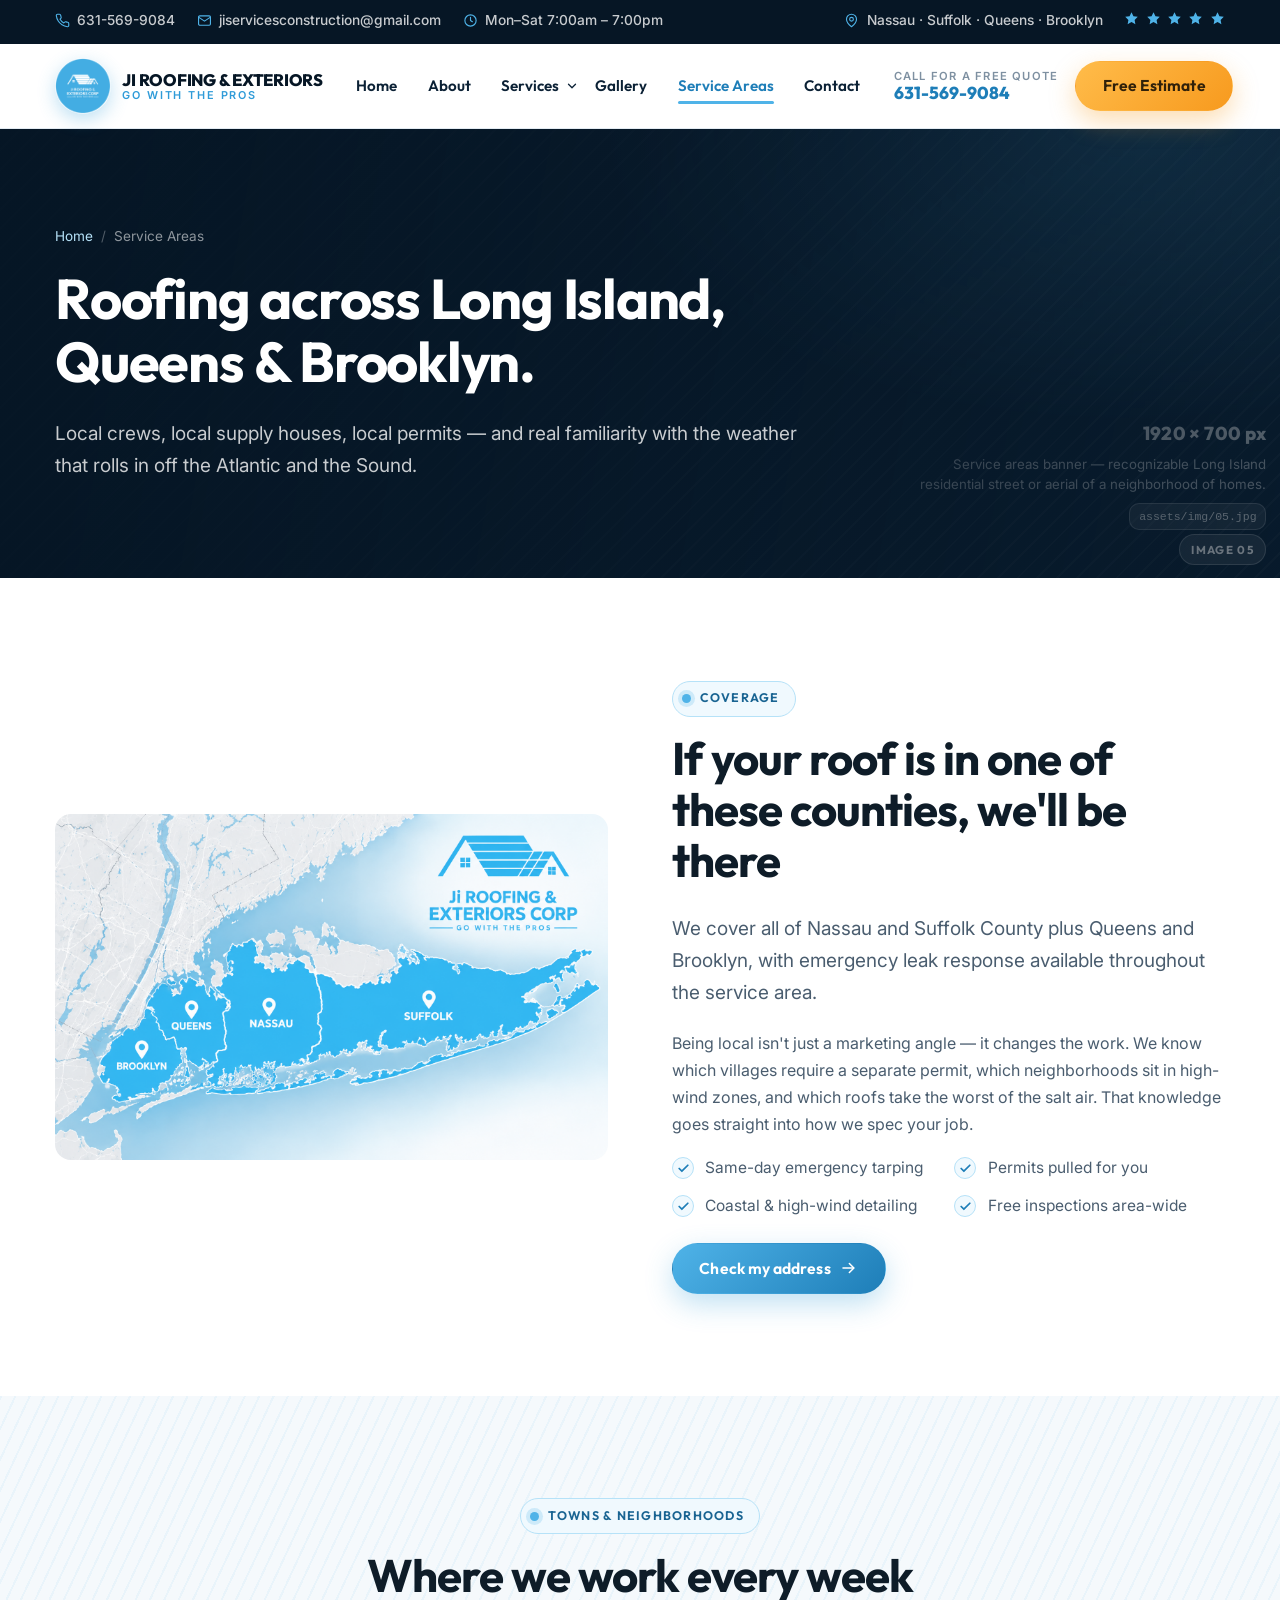
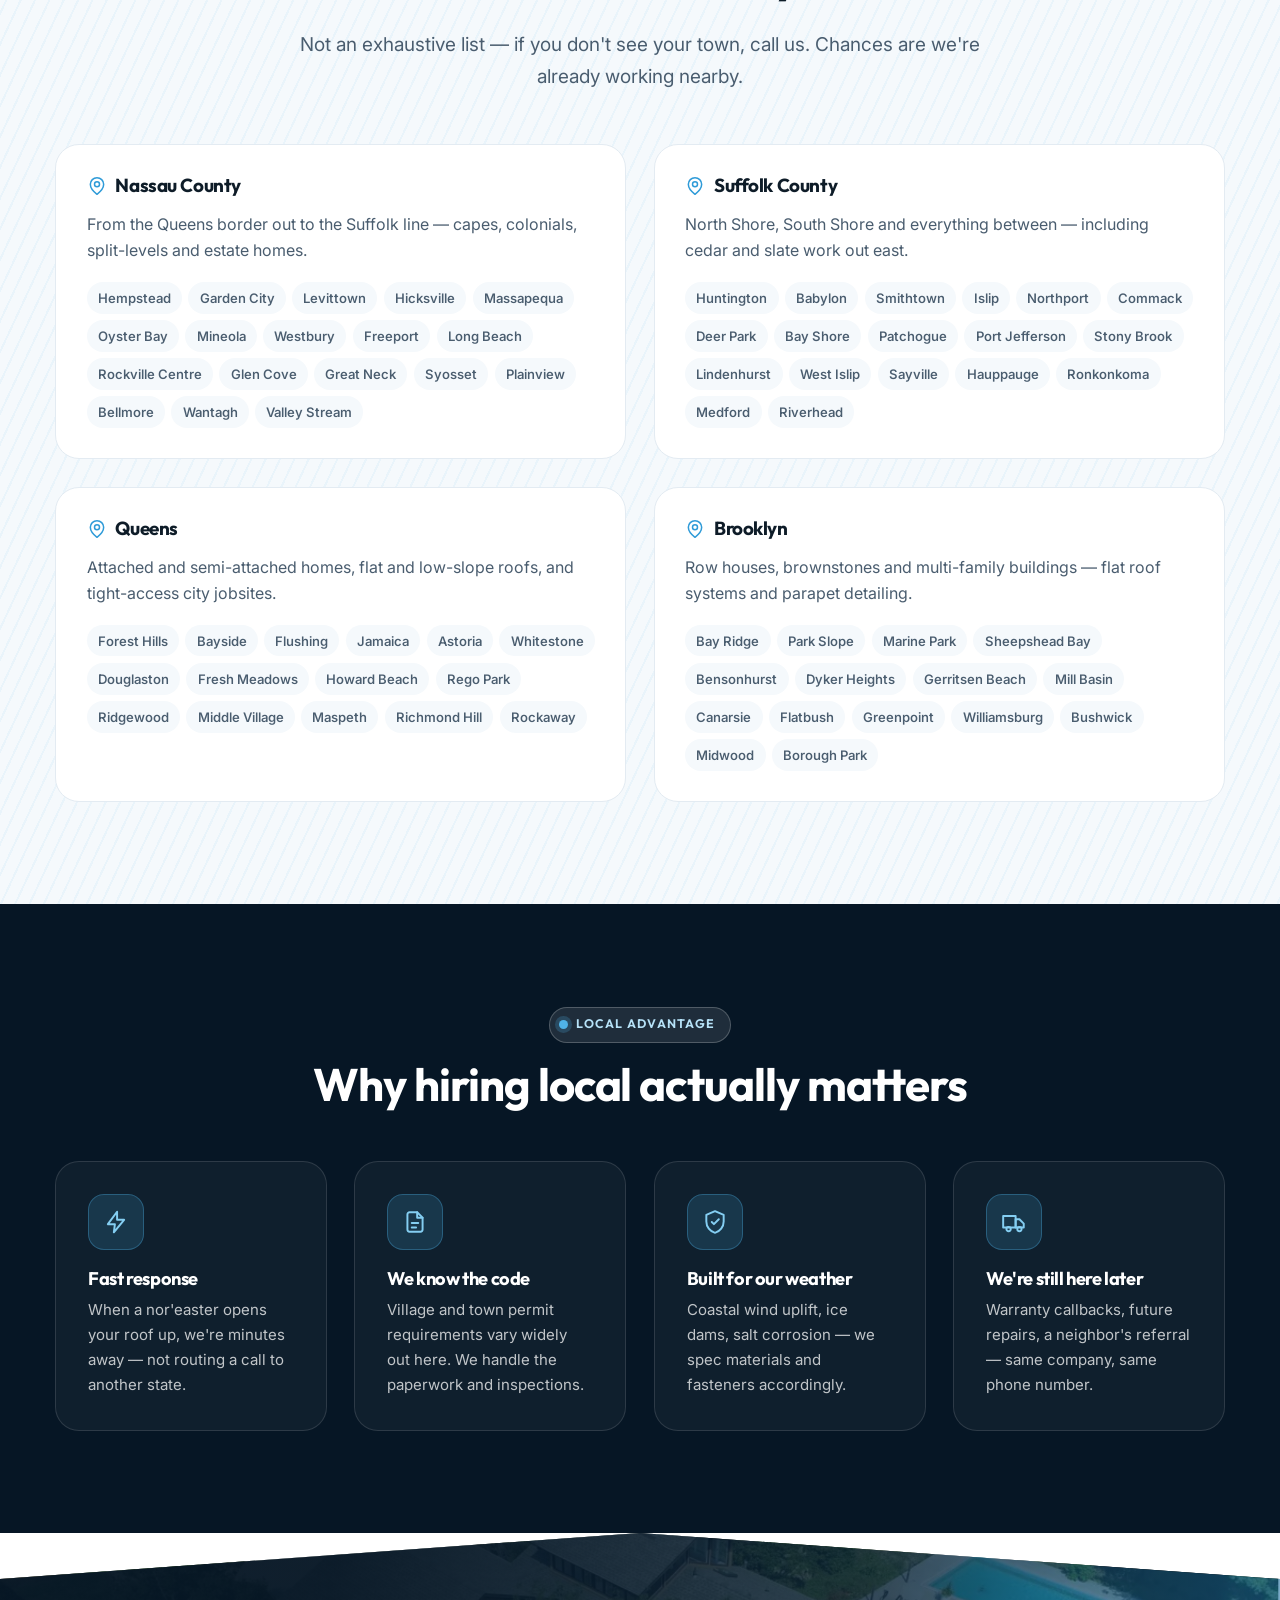
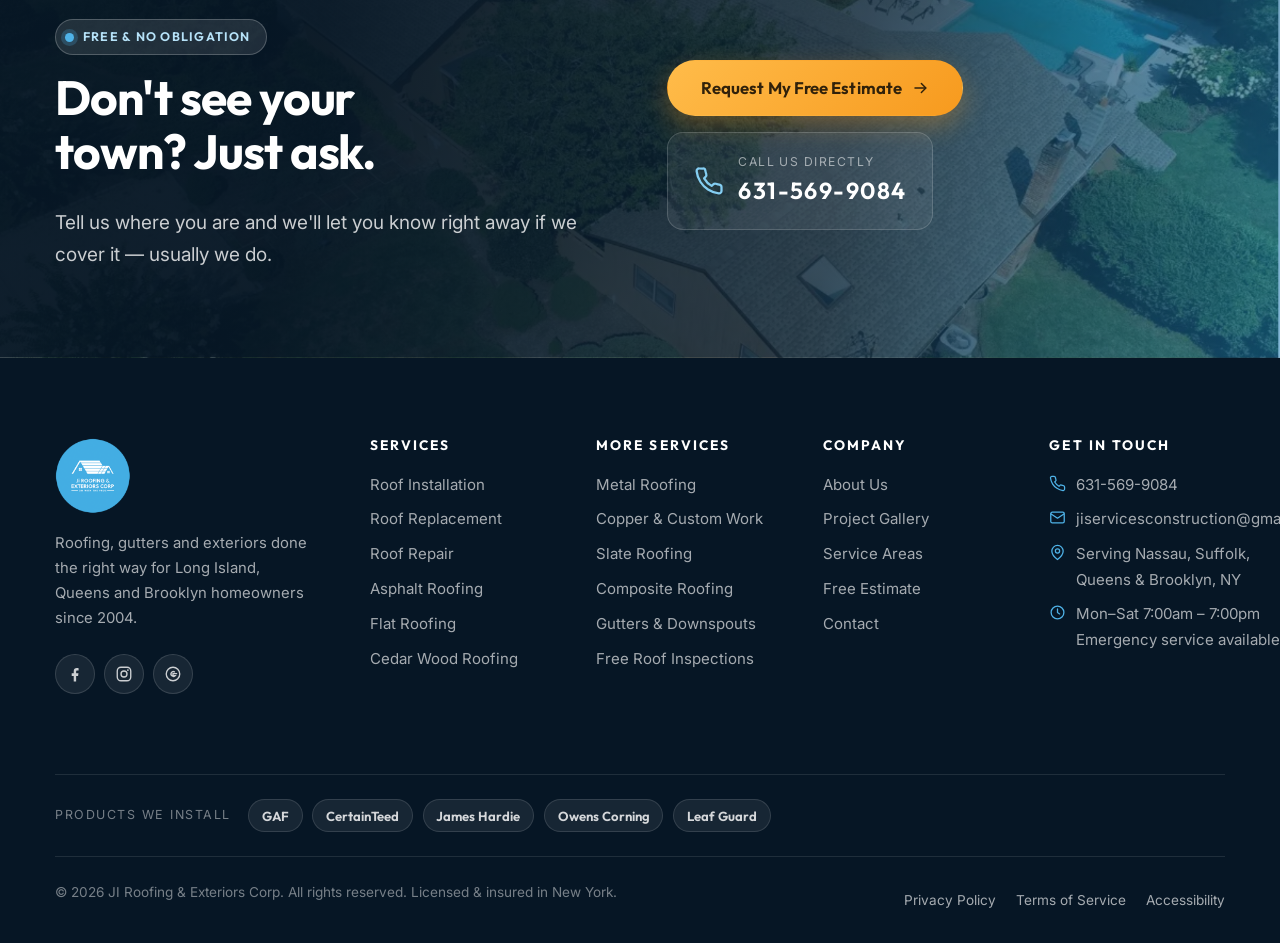
<file: service-areas.html>
<!DOCTYPE html>
<html lang="en">
  <head>
    <meta charset="utf-8" />
    <meta name="viewport" content="width=device-width, initial-scale=1" />
    <title>Service Areas | Roofing in Nassau, Suffolk, Queens &amp; Brooklyn — JI Roofing &amp; Exteriors Corp</title>
    <meta
      name="description"
      content="JI Roofing & Exteriors Corp serves Nassau County, Suffolk County, Queens and Brooklyn, New York with roof installation, replacement, repair, gutters and free inspections."
    />
    <meta name="theme-color" content="#4fb3e8" />
    <link rel="icon" href="assets/img/ji-roofing-logo.png" type="image/png" />
    <link rel="preconnect" href="https://fonts.googleapis.com" />
    <link rel="preconnect" href="https://fonts.gstatic.com" crossorigin />
    <link
      href="https://fonts.googleapis.com/css2?family=Inter:wght@400;500;600;700&family=Outfit:wght@400;500;600;700;800&display=swap"
      rel="stylesheet"
    />
    <link rel="stylesheet" href="assets/css/styles.css" />
  </head>

  <body>
    <a class="skip-link" href="#main">Skip to main content</a>

    <!-- ===================== ICON SPRITE ===================== -->
    <svg class="sr-only" aria-hidden="true" focusable="false" xmlns="http://www.w3.org/2000/svg">
      <symbol id="i-phone" viewBox="0 0 24 24" fill="none" stroke="currentColor" stroke-width="1.8" stroke-linecap="round" stroke-linejoin="round"><path d="M22 16.9v3a2 2 0 0 1-2.2 2 19.8 19.8 0 0 1-8.6-3.1 19.5 19.5 0 0 1-6-6A19.8 19.8 0 0 1 2.1 4.2 2 2 0 0 1 4.1 2h3a2 2 0 0 1 2 1.7c.1 1 .4 1.9.7 2.8a2 2 0 0 1-.5 2.1L8.1 9.9a16 16 0 0 0 6 6l1.3-1.2a2 2 0 0 1 2.1-.5c.9.3 1.8.6 2.8.7a2 2 0 0 1 1.7 2z"/></symbol>
      <symbol id="i-mail" viewBox="0 0 24 24" fill="none" stroke="currentColor" stroke-width="1.8" stroke-linecap="round" stroke-linejoin="round"><rect x="2.5" y="4.5" width="19" height="15" rx="2"/><path d="m3 7 9 6 9-6"/></symbol>
      <symbol id="i-pin" viewBox="0 0 24 24" fill="none" stroke="currentColor" stroke-width="1.8" stroke-linecap="round" stroke-linejoin="round"><path d="M20 10c0 6-8 12-8 12s-8-6-8-12a8 8 0 0 1 16 0z"/><circle cx="12" cy="10" r="3"/></symbol>
      <symbol id="i-clock" viewBox="0 0 24 24" fill="none" stroke="currentColor" stroke-width="1.8" stroke-linecap="round" stroke-linejoin="round"><circle cx="12" cy="12" r="9"/><path d="M12 7v5l3 2"/></symbol>
      <symbol id="i-star" viewBox="0 0 24 24" fill="currentColor"><path d="m12 2 3.1 6.3 6.9 1-5 4.9 1.2 6.8L12 17.7l-6.2 3.3L7 14.2l-5-4.9 6.9-1z"/></symbol>
      <symbol id="i-check" viewBox="0 0 24 24" fill="none" stroke="currentColor" stroke-width="2.4" stroke-linecap="round" stroke-linejoin="round"><polyline points="20 6 9 17 4 12"/></symbol>
      <symbol id="i-shield" viewBox="0 0 24 24" fill="none" stroke="currentColor" stroke-width="1.8" stroke-linecap="round" stroke-linejoin="round"><path d="M12 2 4 5.5v6c0 5 3.4 9.3 8 10.5 4.6-1.2 8-5.5 8-10.5v-6z"/><polyline points="9 12 11 14 15.5 9.5"/></symbol>
      <symbol id="i-arrow" viewBox="0 0 24 24" fill="none" stroke="currentColor" stroke-width="2" stroke-linecap="round" stroke-linejoin="round"><path d="M4 12h14"/><polyline points="12.5 6 18.5 12 12.5 18"/></symbol>
      <symbol id="i-down" viewBox="0 0 24 24" fill="none" stroke="currentColor" stroke-width="2.2" stroke-linecap="round" stroke-linejoin="round"><polyline points="6 9 12 15 18 9"/></symbol>
      <symbol id="i-left" viewBox="0 0 24 24" fill="none" stroke="currentColor" stroke-width="2.2" stroke-linecap="round" stroke-linejoin="round"><polyline points="15 18 9 12 15 6"/></symbol>
      <symbol id="i-right" viewBox="0 0 24 24" fill="none" stroke="currentColor" stroke-width="2.2" stroke-linecap="round" stroke-linejoin="round"><polyline points="9 18 15 12 9 6"/></symbol>
      <symbol id="i-close" viewBox="0 0 24 24" fill="none" stroke="currentColor" stroke-width="2.2" stroke-linecap="round"><path d="M18 6 6 18M6 6l12 12"/></symbol>
      <symbol id="i-menu" viewBox="0 0 24 24" fill="none" stroke="currentColor" stroke-width="2" stroke-linecap="round"><path d="M3 7h18M3 12h18M3 17h18"/></symbol>
      <symbol id="i-roof" viewBox="0 0 24 24" fill="none" stroke="currentColor" stroke-width="1.8" stroke-linecap="round" stroke-linejoin="round"><path d="M2.5 11.5 12 4l9.5 7.5"/><path d="M5 10.3V20h14v-9.7"/><path d="M10 20v-5h4v5"/></symbol>
      <symbol id="i-install" viewBox="0 0 24 24" fill="none" stroke="currentColor" stroke-width="1.8" stroke-linecap="round" stroke-linejoin="round"><path d="M2.5 11.5 12 4l9.5 7.5"/><path d="M5 10.3V20h8"/><circle cx="18" cy="17" r="4"/><path d="M18 15.2v3.6M16.2 17h3.6"/></symbol>
      <symbol id="i-replace" viewBox="0 0 24 24" fill="none" stroke="currentColor" stroke-width="1.8" stroke-linecap="round" stroke-linejoin="round"><path d="M2.5 10.5 12 3l9.5 7.5"/><path d="M5 9.5V20h14V9.5"/><path d="M9.5 14h5l-1.8-1.8M14.5 17h-5l1.8 1.8"/></symbol>
      <symbol id="i-wrench" viewBox="0 0 24 24" fill="none" stroke="currentColor" stroke-width="1.8" stroke-linecap="round" stroke-linejoin="round"><path d="M20.3 3.7a5 5 0 0 1-6.2 6.2l-7 7a2.3 2.3 0 0 1-3.3-3.3l7-7a5 5 0 0 1 6.2-6.2l-2.8 2.8 2.1 2.1z"/></symbol>
      <symbol id="i-layers" viewBox="0 0 24 24" fill="none" stroke="currentColor" stroke-width="1.8" stroke-linecap="round" stroke-linejoin="round"><path d="m12 3 9 5-9 5-9-5z"/><path d="m3 13 9 5 9-5"/></symbol>
      <symbol id="i-flat" viewBox="0 0 24 24" fill="none" stroke="currentColor" stroke-width="1.8" stroke-linecap="round" stroke-linejoin="round"><rect x="2.5" y="8" width="19" height="3.4" rx="1"/><path d="M5 11.6V20h14v-8.4"/><path d="M9 20v-4.5h6V20"/></symbol>
      <symbol id="i-tree" viewBox="0 0 24 24" fill="none" stroke="currentColor" stroke-width="1.8" stroke-linecap="round" stroke-linejoin="round"><path d="M12 2.5 7.5 10h3l-4 6.5h6V21h-1"/><path d="M12 2.5 16.5 10h-3l4 6.5h-6"/></symbol>
      <symbol id="i-metal" viewBox="0 0 24 24" fill="none" stroke="currentColor" stroke-width="1.8" stroke-linecap="round" stroke-linejoin="round"><path d="M3 20h18"/><path d="M6.5 20 9 4M11 20l1-16M15.5 20 15 4"/><path d="M4 11h16"/></symbol>
      <symbol id="i-gem" viewBox="0 0 24 24" fill="none" stroke="currentColor" stroke-width="1.8" stroke-linecap="round" stroke-linejoin="round"><path d="M12 2.5 4 9l8 12.5L20 9z"/><path d="M4 9h16"/><path d="m12 2.5-3 6.5 3 12.5 3-12.5z"/></symbol>
      <symbol id="i-tiles" viewBox="0 0 24 24" fill="none" stroke="currentColor" stroke-width="1.8" stroke-linecap="round" stroke-linejoin="round"><rect x="3" y="4" width="8" height="7" rx="1.2"/><rect x="13" y="4" width="8" height="7" rx="1.2"/><rect x="3" y="13" width="8" height="7" rx="1.2"/><rect x="13" y="13" width="8" height="7" rx="1.2"/></symbol>
      <symbol id="i-cube" viewBox="0 0 24 24" fill="none" stroke="currentColor" stroke-width="1.8" stroke-linecap="round" stroke-linejoin="round"><path d="m12 2.8 8.5 4.8v8.8L12 21.2l-8.5-4.8V7.6z"/><path d="M12 12v9.2M12 12 3.5 7.6M12 12l8.5-4.4"/></symbol>
      <symbol id="i-gutter" viewBox="0 0 24 24" fill="none" stroke="currentColor" stroke-width="1.8" stroke-linecap="round" stroke-linejoin="round"><path d="M3 6.5h18"/><path d="M3 6.5v3a3 3 0 0 0 3 3h12a3 3 0 0 0 3-3v-3"/><path d="M15 12.5V21"/><path d="M12 21h6"/></symbol>
      <symbol id="i-search" viewBox="0 0 24 24" fill="none" stroke="currentColor" stroke-width="1.8" stroke-linecap="round" stroke-linejoin="round"><circle cx="11" cy="11" r="7"/><path d="m20.5 20.5-4.4-4.4"/></symbol>
      <symbol id="i-award" viewBox="0 0 24 24" fill="none" stroke="currentColor" stroke-width="1.8" stroke-linecap="round" stroke-linejoin="round"><circle cx="12" cy="9" r="6"/><path d="m8.4 14.2-1.4 7.3 5-2.9 5 2.9-1.4-7.3"/></symbol>
      <symbol id="i-users" viewBox="0 0 24 24" fill="none" stroke="currentColor" stroke-width="1.8" stroke-linecap="round" stroke-linejoin="round"><circle cx="9" cy="8" r="3.6"/><path d="M2.6 20a6.4 6.4 0 0 1 12.8 0"/><path d="M16.3 5.1a3.6 3.6 0 0 1 0 6.9"/><path d="M18 14.9A6.4 6.4 0 0 1 21.4 20"/></symbol>
      <symbol id="i-calendar" viewBox="0 0 24 24" fill="none" stroke="currentColor" stroke-width="1.8" stroke-linecap="round" stroke-linejoin="round"><rect x="3" y="5" width="18" height="16" rx="2.2"/><path d="M3 10h18M8 3v4M16 3v4"/></symbol>
      <symbol id="i-truck" viewBox="0 0 24 24" fill="none" stroke="currentColor" stroke-width="1.8" stroke-linecap="round" stroke-linejoin="round"><path d="M2 6.5h11.5V17H2z"/><path d="M13.5 9.5H17l4 4V17h-7.5z"/><circle cx="7" cy="18.5" r="2"/><circle cx="17" cy="18.5" r="2"/></symbol>
      <symbol id="i-doc" viewBox="0 0 24 24" fill="none" stroke="currentColor" stroke-width="1.8" stroke-linecap="round" stroke-linejoin="round"><path d="M14 3H7a2 2 0 0 0-2 2v14a2 2 0 0 0 2 2h10a2 2 0 0 0 2-2V8z"/><path d="M14 3v5h5"/><path d="M9 13h6M9 17h4"/></symbol>
      <symbol id="i-dollar" viewBox="0 0 24 24" fill="none" stroke="currentColor" stroke-width="1.8" stroke-linecap="round" stroke-linejoin="round"><path d="M12 2.5v19"/><path d="M16.8 7c0-1.9-2.1-2.9-4.8-2.9S7 5 7 7.2s2.1 2.9 5 3.4 5 1.3 5 3.4-2.1 3-4.8 3-4.9-1.1-4.9-2.9"/></symbol>
      <symbol id="i-zap" viewBox="0 0 24 24" fill="none" stroke="currentColor" stroke-width="1.8" stroke-linecap="round" stroke-linejoin="round"><path d="M13 2.5 4.5 14H11l-1 7.5L19.5 10H13z"/></symbol>
      <symbol id="i-thumb" viewBox="0 0 24 24" fill="none" stroke="currentColor" stroke-width="1.8" stroke-linecap="round" stroke-linejoin="round"><path d="M7.5 21.5V10L12.2 2a2.6 2.6 0 0 1 2.4 3.3L13.6 9h5.3a2 2 0 0 1 2 2.4l-1.5 8a2 2 0 0 1-2 1.6z"/><path d="M7.5 10.5H3.5v11h4"/></symbol>
      <symbol id="i-map" viewBox="0 0 24 24" fill="none" stroke="currentColor" stroke-width="1.8" stroke-linecap="round" stroke-linejoin="round"><path d="m2.5 6.3 6.5-2.8 6 2.8 6.5-2.8v14.2l-6.5 2.8-6-2.8-6.5 2.8z"/><path d="M9 3.5v15M15 6.3v15"/></symbol>
      <symbol id="i-lock" viewBox="0 0 24 24" fill="none" stroke="currentColor" stroke-width="1.8" stroke-linecap="round" stroke-linejoin="round"><rect x="4" y="10" width="16" height="11" rx="2.2"/><path d="M8 10V7a4 4 0 0 1 8 0v3"/></symbol>
      <symbol id="i-fb" viewBox="0 0 24 24" fill="currentColor"><path d="M13.5 22v-7.5h2.6l.5-3.4h-3.1V8.9c0-1 .3-1.6 1.7-1.6h1.6V4.2c-.3 0-1.3-.1-2.4-.1-2.4 0-4.1 1.5-4.1 4.2v2.8H7.6v3.4h2.7V22z"/></symbol>
      <symbol id="i-ig" viewBox="0 0 24 24" fill="none" stroke="currentColor" stroke-width="1.8"><rect x="3" y="3" width="18" height="18" rx="5"/><circle cx="12" cy="12" r="4"/><circle cx="17.2" cy="6.8" r="1.2" fill="currentColor" stroke="none"/></symbol>
      <symbol id="i-google" viewBox="0 0 24 24" fill="none" stroke="currentColor" stroke-width="1.8" stroke-linecap="round"><circle cx="12" cy="12" r="9"/><path d="M16.8 11.4H12v2.8h2.8A3.2 3.2 0 1 1 14 9.1"/></symbol>
    </svg>

    <!-- ===================== TOP BAR ===================== -->
    <div class="topbar">
      <div class="wrap topbar__inner">
        <ul class="topbar__list">
          <li><a href="tel:+16315699084"><svg aria-hidden="true"><use href="#i-phone"/></svg>631-569-9084</a></li>
          <li><a href="mailto:jiservicesconstruction@gmail.com"><svg aria-hidden="true"><use href="#i-mail"/></svg>jiservicesconstruction@gmail.com</a></li>
          <li class="topbar__secondary"><span class="topbar__item"><svg aria-hidden="true"><use href="#i-clock"/></svg>Mon–Sat 7:00am – 7:00pm</span></li>
        </ul>
        <ul class="topbar__list topbar__secondary">
          <li><span class="topbar__item"><svg aria-hidden="true"><use href="#i-pin"/></svg>Nassau · Suffolk · Queens · Brooklyn</span></li>
          <li>
            <span class="topbar__rating">
              <svg aria-hidden="true"><use href="#i-star"/></svg><svg aria-hidden="true"><use href="#i-star"/></svg><svg aria-hidden="true"><use href="#i-star"/></svg><svg aria-hidden="true"><use href="#i-star"/></svg><svg aria-hidden="true"><use href="#i-star"/></svg>
            </span>
          </li>
        </ul>
      </div>
    </div>

    <!-- ===================== HEADER ===================== -->
    <header class="header">
      <div class="wrap header__inner">
        <a class="brand" href="index.html" aria-label="JI Roofing &amp; Exteriors Corp — home">
          <img src="assets/img/ji-roofing-logo.png" alt="JI Roofing &amp; Exteriors Corp logo" width="56" height="56" />
          <span class="brand__text">
            <span class="brand__name">JI Roofing &amp; Exteriors</span>
            <span class="brand__tag">Go With The Pros</span>
          </span>
        </a>

        <nav class="nav" id="primary-nav" aria-label="Primary">
          <ul class="nav__list">
            <li class="nav__item"><a class="nav__link" href="index.html">Home</a></li>
            <li class="nav__item"><a class="nav__link" href="about.html">About</a></li>
            <li class="nav__item nav__item--has-menu">
              <a class="nav__link" href="services.html">Services <svg class="nav__caret" aria-hidden="true"><use href="#i-down"/></svg></a>
              <ul class="nav__menu">
                <li><a href="services.html#roof-installation"><svg aria-hidden="true"><use href="#i-install"/></svg>Roof Installation</a></li>
                <li><a href="services.html#roof-replacement"><svg aria-hidden="true"><use href="#i-replace"/></svg>Roof Replacement</a></li>
                <li><a href="services.html#roof-repair"><svg aria-hidden="true"><use href="#i-wrench"/></svg>Roof Repair</a></li>
                <li><a href="services.html#asphalt-roofing"><svg aria-hidden="true"><use href="#i-layers"/></svg>Asphalt Roofing</a></li>
                <li><a href="services.html#flat-roofing"><svg aria-hidden="true"><use href="#i-flat"/></svg>Flat Roofing</a></li>
                <li><a href="services.html#cedar-roofing"><svg aria-hidden="true"><use href="#i-tree"/></svg>Cedar Wood Roofing</a></li>
                <li><a href="services.html#metal-roofing"><svg aria-hidden="true"><use href="#i-metal"/></svg>Metal Roofing</a></li>
                <li><a href="services.html#copper-work"><svg aria-hidden="true"><use href="#i-gem"/></svg>Copper &amp; Custom Work</a></li>
                <li><a href="services.html#slate-roofing"><svg aria-hidden="true"><use href="#i-tiles"/></svg>Slate Roofing</a></li>
                <li><a href="services.html#composite-roofing"><svg aria-hidden="true"><use href="#i-cube"/></svg>Composite Roofing</a></li>
                <li><a href="services.html#gutters"><svg aria-hidden="true"><use href="#i-gutter"/></svg>Gutters &amp; Downspouts</a></li>
                <li><a href="services.html#roof-inspection"><svg aria-hidden="true"><use href="#i-search"/></svg>Free Roof Inspections</a></li>
              </ul>
            </li>
            <li class="nav__item"><a class="nav__link" href="gallery.html">Gallery</a></li>
            <li class="nav__item"><a class="nav__link" href="service-areas.html" aria-current="page">Service Areas</a></li>
            <li class="nav__item"><a class="nav__link" href="contact.html">Contact</a></li>
          </ul>
          <div class="nav__mobile-cta">
            <a class="btn btn--primary btn--block" href="contact.html">Get My Free Estimate</a>
            <a class="btn btn--outline btn--block" href="tel:+16315699084"><svg aria-hidden="true"><use href="#i-phone"/></svg>631-569-9084</a>
          </div>
        </nav>

        <div class="header__cta">
          <span class="header__phone">
            <span>Call for a free quote</span>
            <strong><a href="tel:+16315699084">631-569-9084</a></strong>
          </span>
          <a class="btn btn--primary" href="contact.html">Free Estimate</a>
          <button class="nav-toggle" type="button" aria-label="Open menu" aria-expanded="false" aria-controls="primary-nav">
            <svg class="icon-open" aria-hidden="true"><use href="#i-menu"/></svg>
            <svg class="icon-close" aria-hidden="true"><use href="#i-close"/></svg>
          </button>
        </div>
      </div>
    </header>
    <div class="nav-scrim" aria-hidden="true"></div>

    <main id="main">
      <!-- ===================== PAGE HEAD ===================== -->
      <section class="pagehead">
        <!-- IMAGE 05 -->
        <div class="ph ph--bg">
          <span class="ph__badge">Image 05</span>
          <span class="ph__body"><strong class="ph__dim">1920 × 700 px</strong><span class="ph__desc">Service areas banner — recognizable Long Island residential street or aerial of a neighborhood of homes.</span><code class="ph__file">assets/img/05.jpg</code></span>
        </div>
        <div class="pagehead__scrim"></div>
        <div class="wrap">
          <div class="pagehead__inner">
            <ul class="crumbs">
              <li><a href="index.html">Home</a></li>
              <li>Service Areas</li>
            </ul>
            <h1>Roofing across Long Island, Queens &amp; Brooklyn.</h1>
            <p>Local crews, local supply houses, local permits — and real familiarity with the weather that rolls in off the Atlantic and the Sound.</p>
          </div>
        </div>
      </section>

      <!-- ===================== MAP + INTRO ===================== -->
      <section class="section">
        <div class="wrap split">
          <div class="split__media reveal">
            <img class="media-img" style="--ph-ratio: 8 / 5" src="assets/img/roofing_long_island_48.png" alt="Service area map covering Nassau, Suffolk, Queens and Brooklyn" loading="lazy" />
          </div>
          <div class="reveal" data-delay="100">
            <span class="eyebrow">Coverage</span>
            <h2>If your roof is in one of these counties, we'll be there</h2>
            <p class="lead">We cover all of Nassau and Suffolk County plus Queens and Brooklyn, with emergency leak response available throughout the service area.</p>
            <p>Being local isn't just a marketing angle — it changes the work. We know which villages require a separate permit, which neighborhoods sit in high-wind zones, and which roofs take the worst of the salt air. That knowledge goes straight into how we spec your job.</p>
            <ul class="checklist checklist--2col">
              <li>Same-day emergency tarping</li>
              <li>Permits pulled for you</li>
              <li>Coastal &amp; high-wind detailing</li>
              <li>Free inspections area-wide</li>
            </ul>
            <div class="btn-row">
              <a class="btn btn--brand" href="contact.html">Check my address <svg aria-hidden="true"><use href="#i-arrow"/></svg></a>
            </div>
          </div>
        </div>
      </section>

      <!-- ===================== AREA CARDS ===================== -->
      <section class="section section--shingle">
        <div class="wrap">
          <div class="section-head section-head--center reveal">
            <span class="eyebrow">Towns &amp; neighborhoods</span>
            <h2>Where we work every week</h2>
            <p>Not an exhaustive list — if you don't see your town, call us. Chances are we're already working nearby.</p>
          </div>

          <div class="grid grid--2">
            <article class="area-card reveal">
              <h3><svg aria-hidden="true"><use href="#i-pin"/></svg>Nassau County</h3>
              <p>From the Queens border out to the Suffolk line — capes, colonials, split-levels and estate homes.</p>
              <ul class="town-list">
                <li>Hempstead</li><li>Garden City</li><li>Levittown</li><li>Hicksville</li><li>Massapequa</li>
                <li>Oyster Bay</li><li>Mineola</li><li>Westbury</li><li>Freeport</li><li>Long Beach</li>
                <li>Rockville Centre</li><li>Glen Cove</li><li>Great Neck</li><li>Syosset</li><li>Plainview</li>
                <li>Bellmore</li><li>Wantagh</li><li>Valley Stream</li>
              </ul>
            </article>

            <article class="area-card reveal" data-delay="60">
              <h3><svg aria-hidden="true"><use href="#i-pin"/></svg>Suffolk County</h3>
              <p>North Shore, South Shore and everything between — including cedar and slate work out east.</p>
              <ul class="town-list">
                <li>Huntington</li><li>Babylon</li><li>Smithtown</li><li>Islip</li><li>Northport</li>
                <li>Commack</li><li>Deer Park</li><li>Bay Shore</li><li>Patchogue</li><li>Port Jefferson</li>
                <li>Stony Brook</li><li>Lindenhurst</li><li>West Islip</li><li>Sayville</li><li>Hauppauge</li>
                <li>Ronkonkoma</li><li>Medford</li><li>Riverhead</li>
              </ul>
            </article>

            <article class="area-card reveal" data-delay="120">
              <h3><svg aria-hidden="true"><use href="#i-pin"/></svg>Queens</h3>
              <p>Attached and semi-attached homes, flat and low-slope roofs, and tight-access city jobsites.</p>
              <ul class="town-list">
                <li>Forest Hills</li><li>Bayside</li><li>Flushing</li><li>Jamaica</li><li>Astoria</li>
                <li>Whitestone</li><li>Douglaston</li><li>Fresh Meadows</li><li>Howard Beach</li><li>Rego Park</li>
                <li>Ridgewood</li><li>Middle Village</li><li>Maspeth</li><li>Richmond Hill</li><li>Rockaway</li>
              </ul>
            </article>

            <article class="area-card reveal" data-delay="180">
              <h3><svg aria-hidden="true"><use href="#i-pin"/></svg>Brooklyn</h3>
              <p>Row houses, brownstones and multi-family buildings — flat roof systems and parapet detailing.</p>
              <ul class="town-list">
                <li>Bay Ridge</li><li>Park Slope</li><li>Marine Park</li><li>Sheepshead Bay</li><li>Bensonhurst</li>
                <li>Dyker Heights</li><li>Gerritsen Beach</li><li>Mill Basin</li><li>Canarsie</li><li>Flatbush</li>
                <li>Greenpoint</li><li>Williamsburg</li><li>Bushwick</li><li>Midwood</li><li>Borough Park</li>
              </ul>
            </article>
          </div>
        </div>
      </section>

      <!-- ===================== WHY LOCAL ===================== -->
      <section class="section section--navy">
        <div class="wrap">
          <div class="section-head section-head--center reveal">
            <span class="eyebrow eyebrow--light">Local advantage</span>
            <h2>Why hiring local actually matters</h2>
          </div>
          <div class="grid grid--4">
            <article class="feature feature--dark reveal">
              <span class="feature__icon"><svg aria-hidden="true"><use href="#i-zap"/></svg></span>
              <h3>Fast response</h3>
              <p>When a nor'easter opens your roof up, we're minutes away — not routing a call to another state.</p>
            </article>
            <article class="feature feature--dark reveal" data-delay="60">
              <span class="feature__icon"><svg aria-hidden="true"><use href="#i-doc"/></svg></span>
              <h3>We know the code</h3>
              <p>Village and town permit requirements vary widely out here. We handle the paperwork and inspections.</p>
            </article>
            <article class="feature feature--dark reveal" data-delay="120">
              <span class="feature__icon"><svg aria-hidden="true"><use href="#i-shield"/></svg></span>
              <h3>Built for our weather</h3>
              <p>Coastal wind uplift, ice dams, salt corrosion — we spec materials and fasteners accordingly.</p>
            </article>
            <article class="feature feature--dark reveal" data-delay="180">
              <span class="feature__icon"><svg aria-hidden="true"><use href="#i-truck"/></svg></span>
              <h3>We're still here later</h3>
              <p>Warranty callbacks, future repairs, a neighbor's referral — same company, same phone number.</p>
            </article>
          </div>
        </div>
      </section>

      <!-- ===================== CTA ===================== -->
      <section class="cta roofline">
        <img class="bg-img" src="assets/img/roofing_49.png" alt="" aria-hidden="true" loading="lazy" />
        <div class="cta__scrim"></div>
        <div class="wrap cta__inner">
          <div class="reveal">
            <span class="eyebrow eyebrow--light">Free &amp; no obligation</span>
            <h2>Don't see your town? Just ask.</h2>
            <p class="lead">Tell us where you are and we'll let you know right away if we cover it — usually we do.</p>
          </div>
          <div class="reveal" data-delay="100" style="display: grid; gap: 1rem; justify-items: start">
            <a class="btn btn--primary btn--lg" href="contact.html">Request My Free Estimate <svg aria-hidden="true"><use href="#i-arrow"/></svg></a>
            <a class="cta__phone" href="tel:+16315699084">
              <svg aria-hidden="true"><use href="#i-phone"/></svg>
              <span><span>Call us directly</span><strong>631-569-9084</strong></span>
            </a>
          </div>
        </div>
      </section>
    </main>

    <!-- ===================== FOOTER ===================== -->
    <footer class="footer">
      <div class="wrap">
        <div class="footer__top">
          <div class="footer__brand">
            <img src="assets/img/ji-roofing-logo.png" alt="JI Roofing &amp; Exteriors Corp" width="76" height="76" />
            <p>Roofing, gutters and exteriors done the right way for Long Island, Queens and Brooklyn homeowners since 2004.</p>
            <div class="social">
              <a href="#" aria-label="Facebook"><svg aria-hidden="true"><use href="#i-fb"/></svg></a>
              <a href="#" aria-label="Instagram"><svg aria-hidden="true"><use href="#i-ig"/></svg></a>
              <a href="#" aria-label="Google Business Profile"><svg aria-hidden="true"><use href="#i-google"/></svg></a>
            </div>
          </div>
          <div>
            <h4>Services</h4>
            <ul>
              <li><a href="services.html#roof-installation">Roof Installation</a></li>
              <li><a href="services.html#roof-replacement">Roof Replacement</a></li>
              <li><a href="services.html#roof-repair">Roof Repair</a></li>
              <li><a href="services.html#asphalt-roofing">Asphalt Roofing</a></li>
              <li><a href="services.html#flat-roofing">Flat Roofing</a></li>
              <li><a href="services.html#cedar-roofing">Cedar Wood Roofing</a></li>
            </ul>
          </div>
          <div>
            <h4>More services</h4>
            <ul>
              <li><a href="services.html#metal-roofing">Metal Roofing</a></li>
              <li><a href="services.html#copper-work">Copper &amp; Custom Work</a></li>
              <li><a href="services.html#slate-roofing">Slate Roofing</a></li>
              <li><a href="services.html#composite-roofing">Composite Roofing</a></li>
              <li><a href="services.html#gutters">Gutters &amp; Downspouts</a></li>
              <li><a href="services.html#roof-inspection">Free Roof Inspections</a></li>
            </ul>
          </div>
          <div>
            <h4>Company</h4>
            <ul>
              <li><a href="about.html">About Us</a></li>
              <li><a href="gallery.html">Project Gallery</a></li>
              <li><a href="service-areas.html">Service Areas</a></li>
              <li><a href="contact.html">Free Estimate</a></li>
              <li><a href="contact.html#contact-form">Contact</a></li>
            </ul>
          </div>
          <div>
            <h4>Get in touch</h4>
            <ul class="footer__contact">
              <li><svg aria-hidden="true"><use href="#i-phone"/></svg><a href="tel:+16315699084">631-569-9084</a></li>
              <li><svg aria-hidden="true"><use href="#i-mail"/></svg><a href="mailto:jiservicesconstruction@gmail.com">jiservicesconstruction@gmail.com</a></li>
              <li><svg aria-hidden="true"><use href="#i-pin"/></svg><span>Serving Nassau, Suffolk,<br />Queens &amp; Brooklyn, NY</span></li>
              <li><svg aria-hidden="true"><use href="#i-clock"/></svg><span>Mon–Sat 7:00am – 7:00pm<br />Emergency service available</span></li>
            </ul>
          </div>
        </div>
        <div class="footer__brands">
          <span>Products we install</span>
          <b>GAF</b><b>CertainTeed</b><b>James Hardie</b><b>Owens Corning</b><b>Leaf Guard</b>
        </div>
        <div class="footer__bottom">
          <p>&copy; <span data-year>2026</span> JI Roofing &amp; Exteriors Corp. All rights reserved. Licensed &amp; insured in New York.</p>
          <ul>
            <li><a href="#">Privacy Policy</a></li>
            <li><a href="#">Terms of Service</a></li>
            <li><a href="#">Accessibility</a></li>
          </ul>
        </div>
      </div>
    </footer>

    <div class="actionbar">
      <a class="btn btn--outline" href="tel:+16315699084"><svg aria-hidden="true"><use href="#i-phone"/></svg>Call Now</a>
      <a class="btn btn--primary" href="contact.html">Free Estimate</a>
    </div>

    <script src="assets/js/main.js" defer></script>
  </body>
</html>
</file>
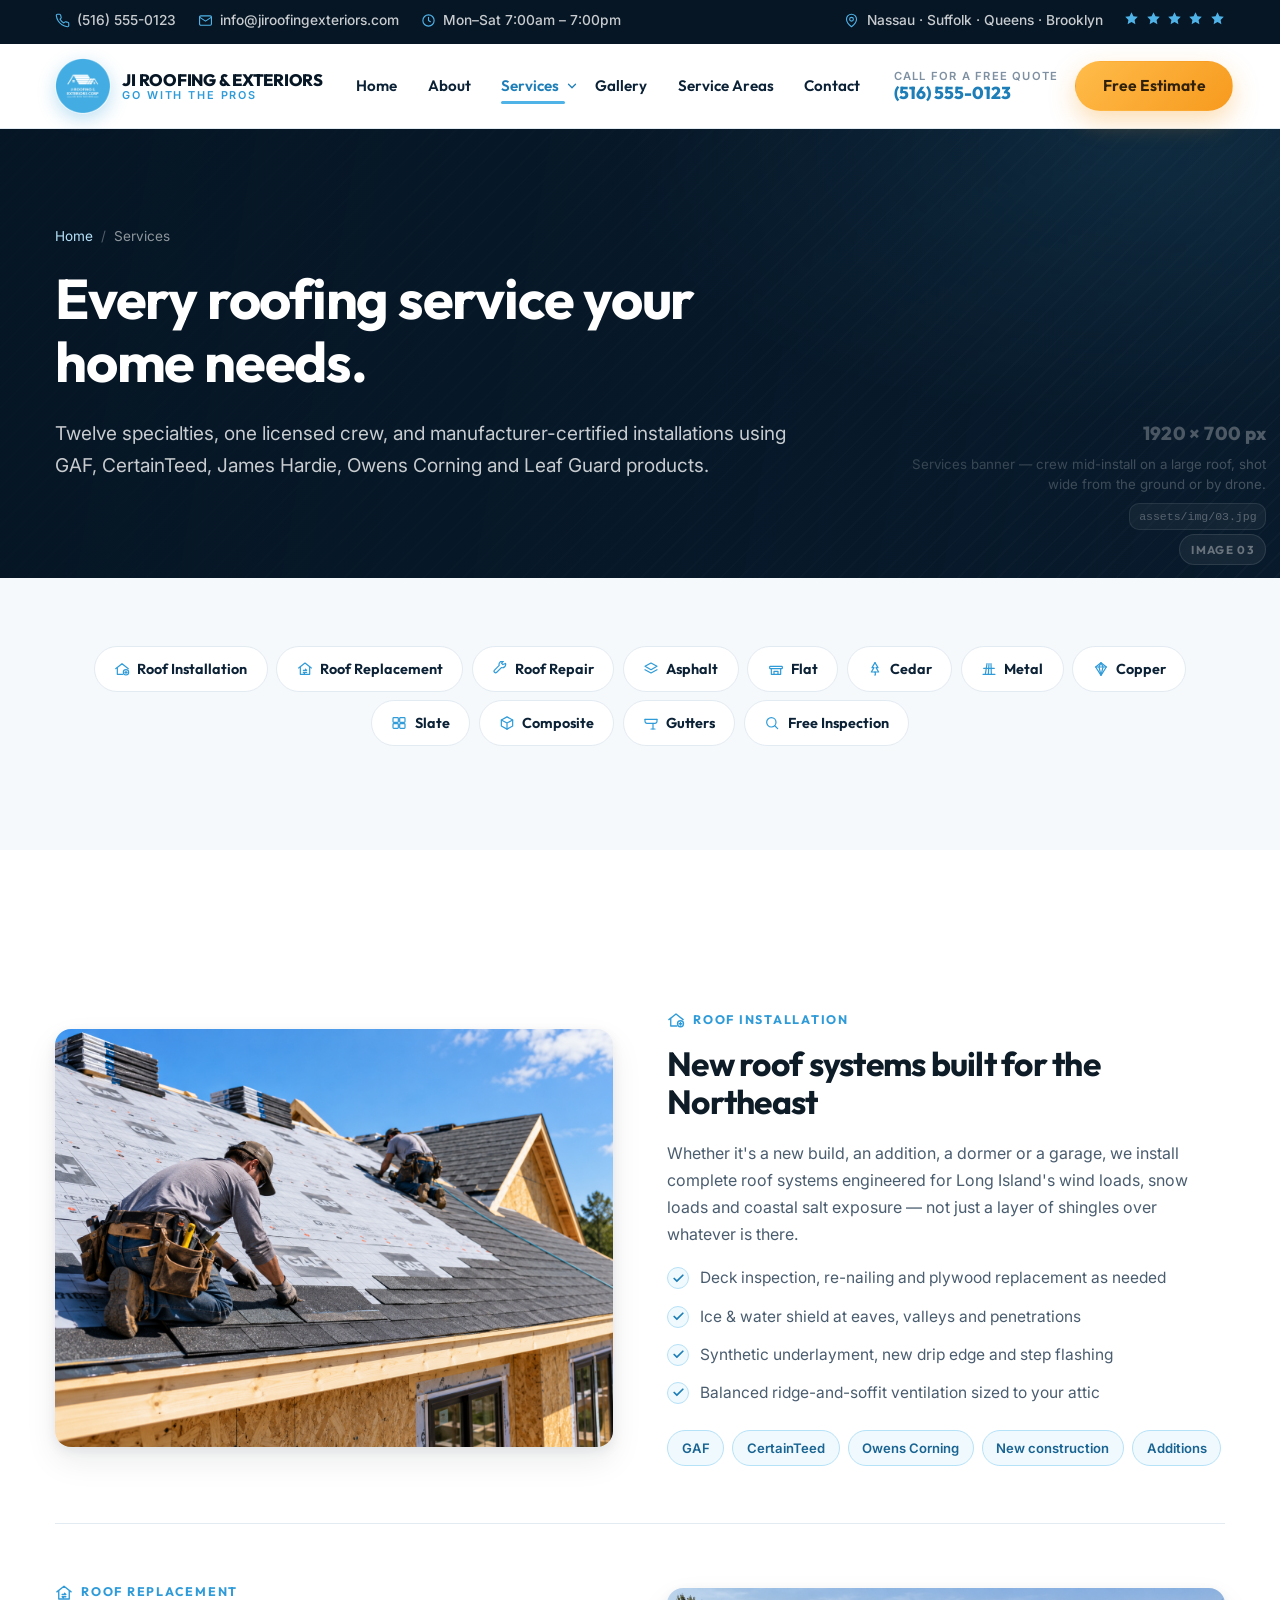
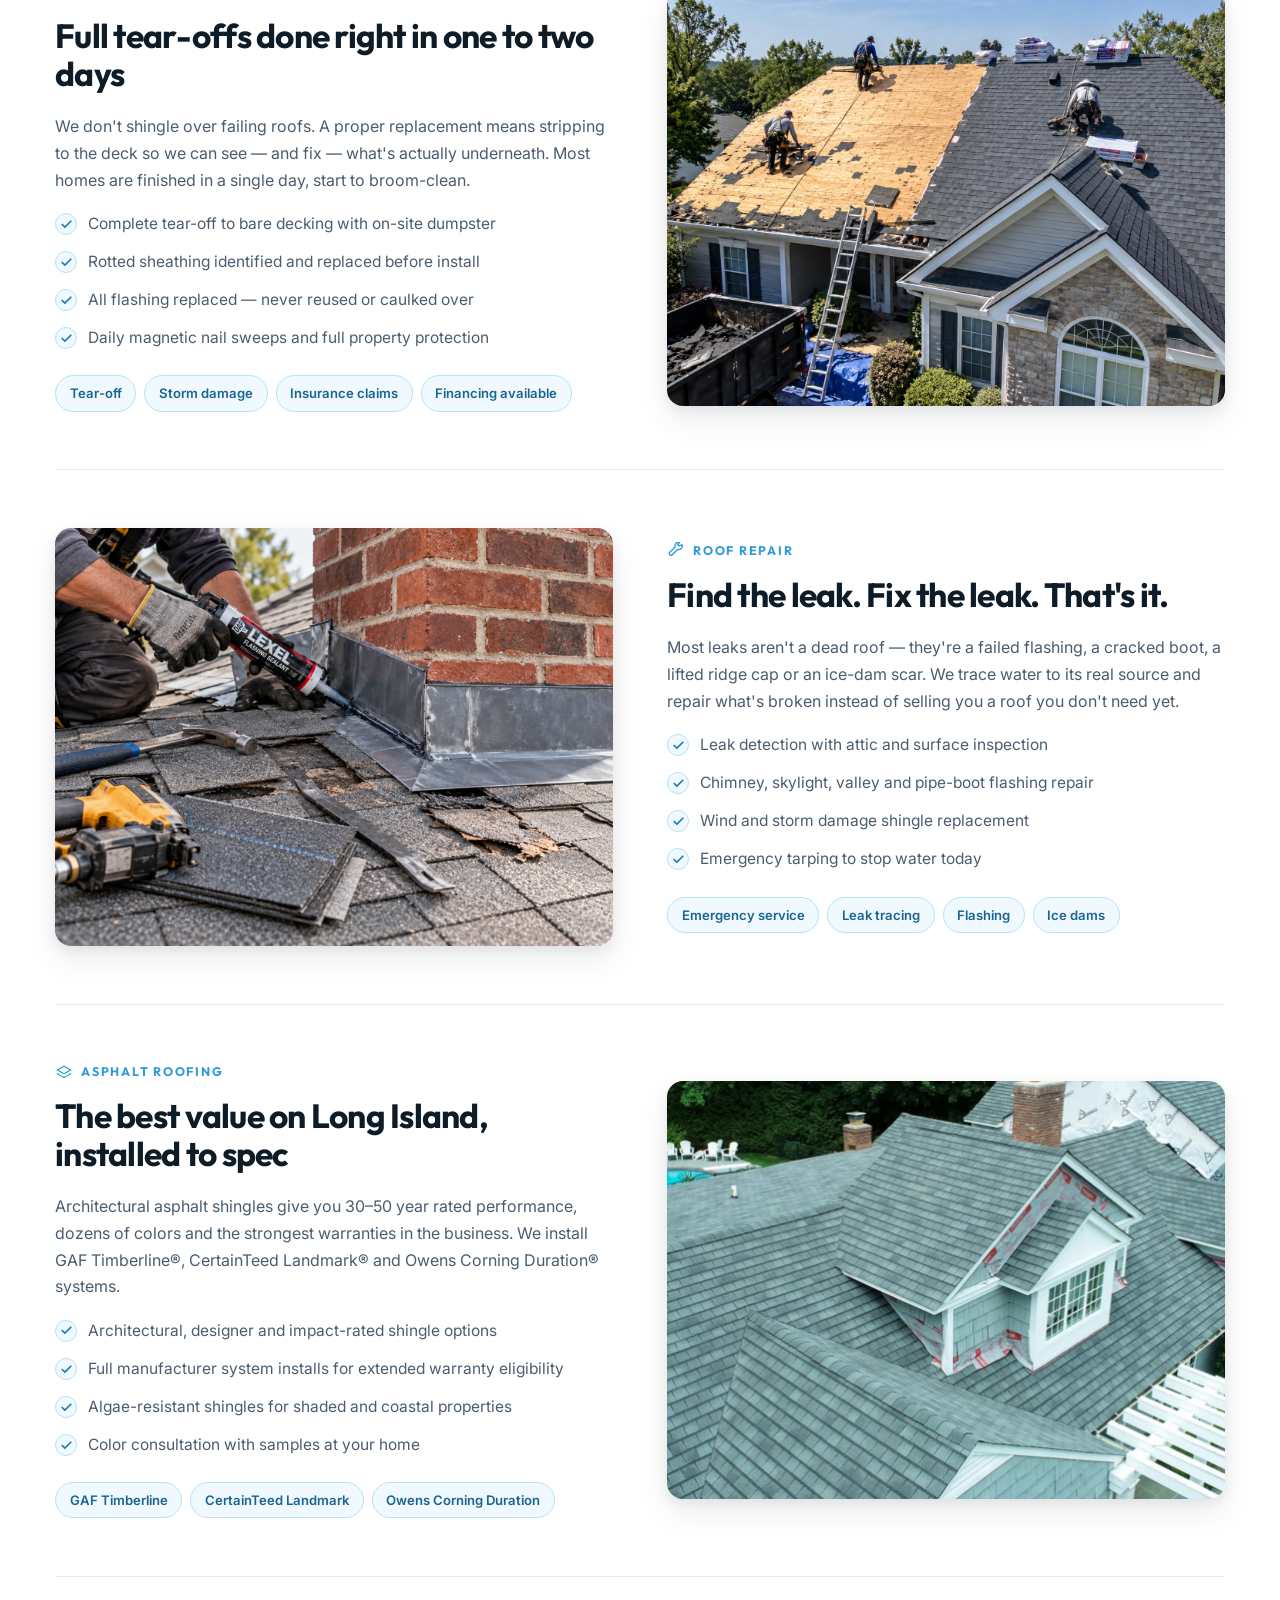
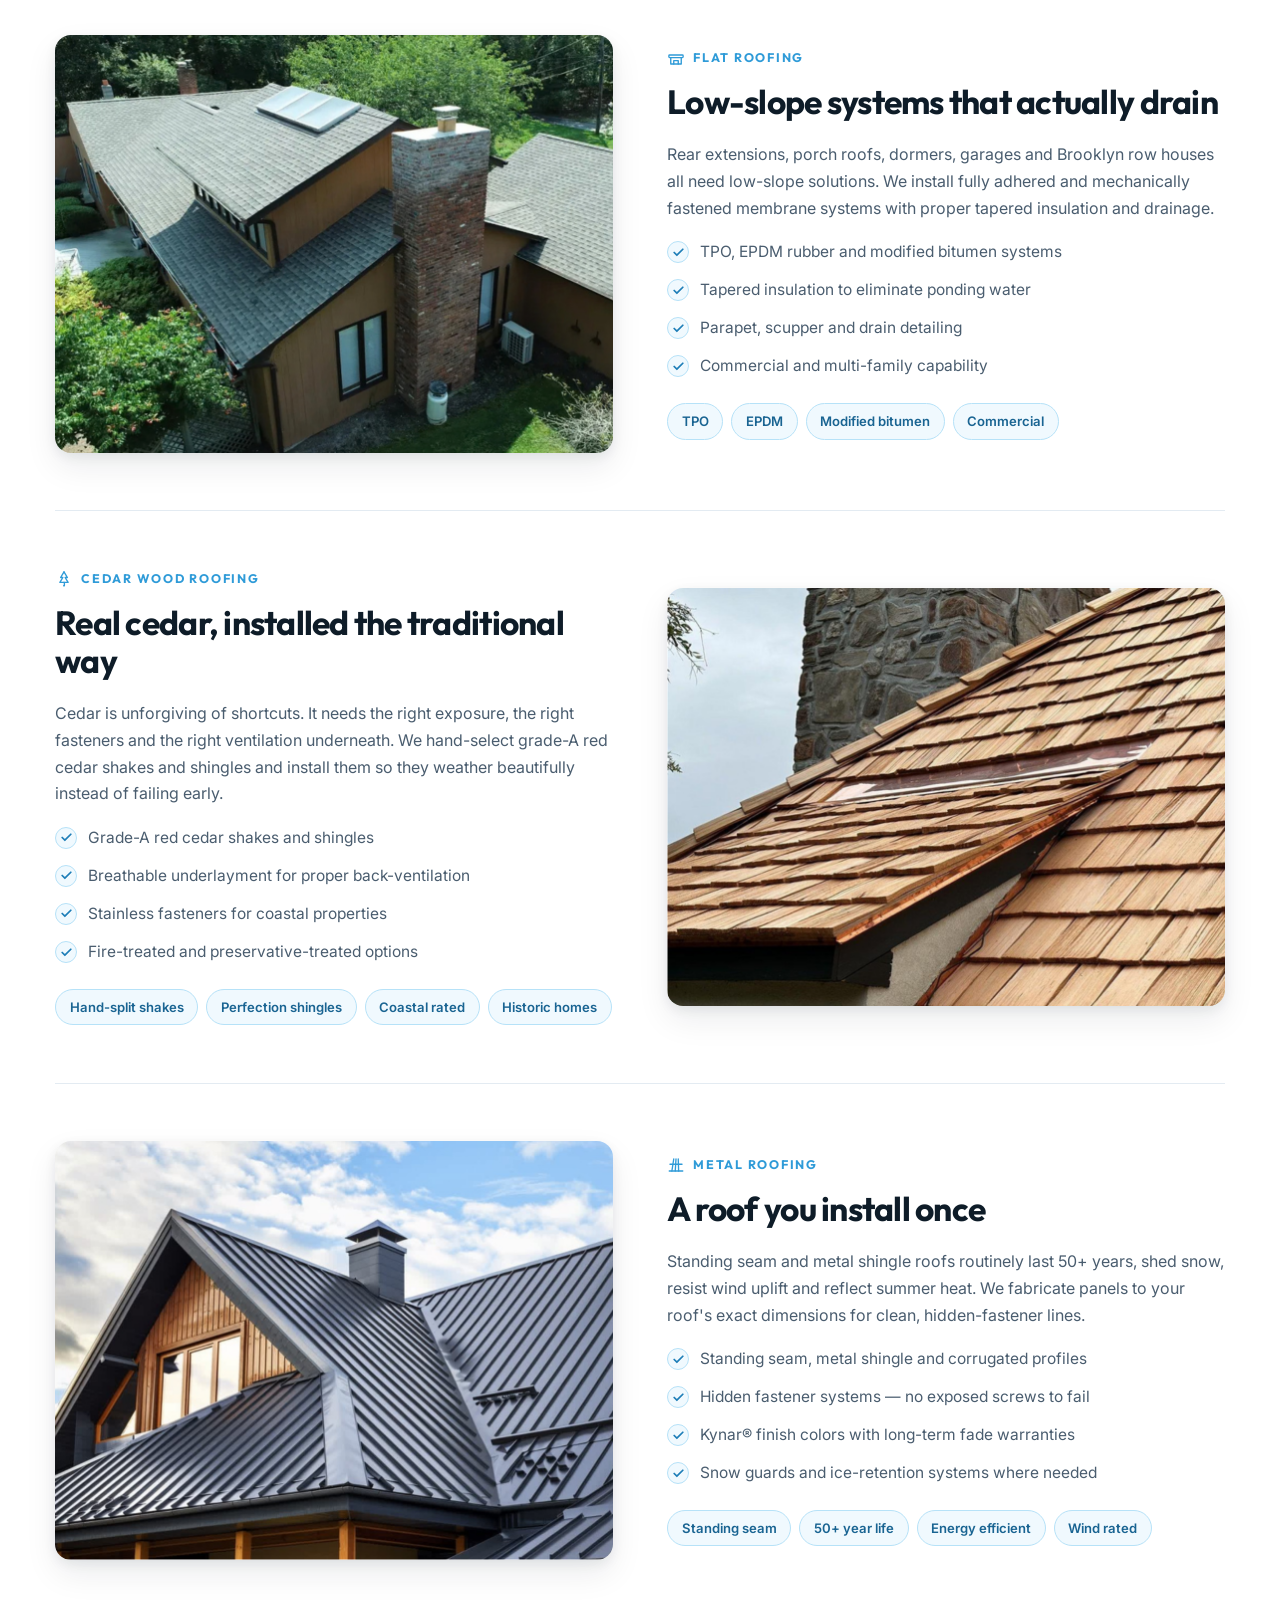
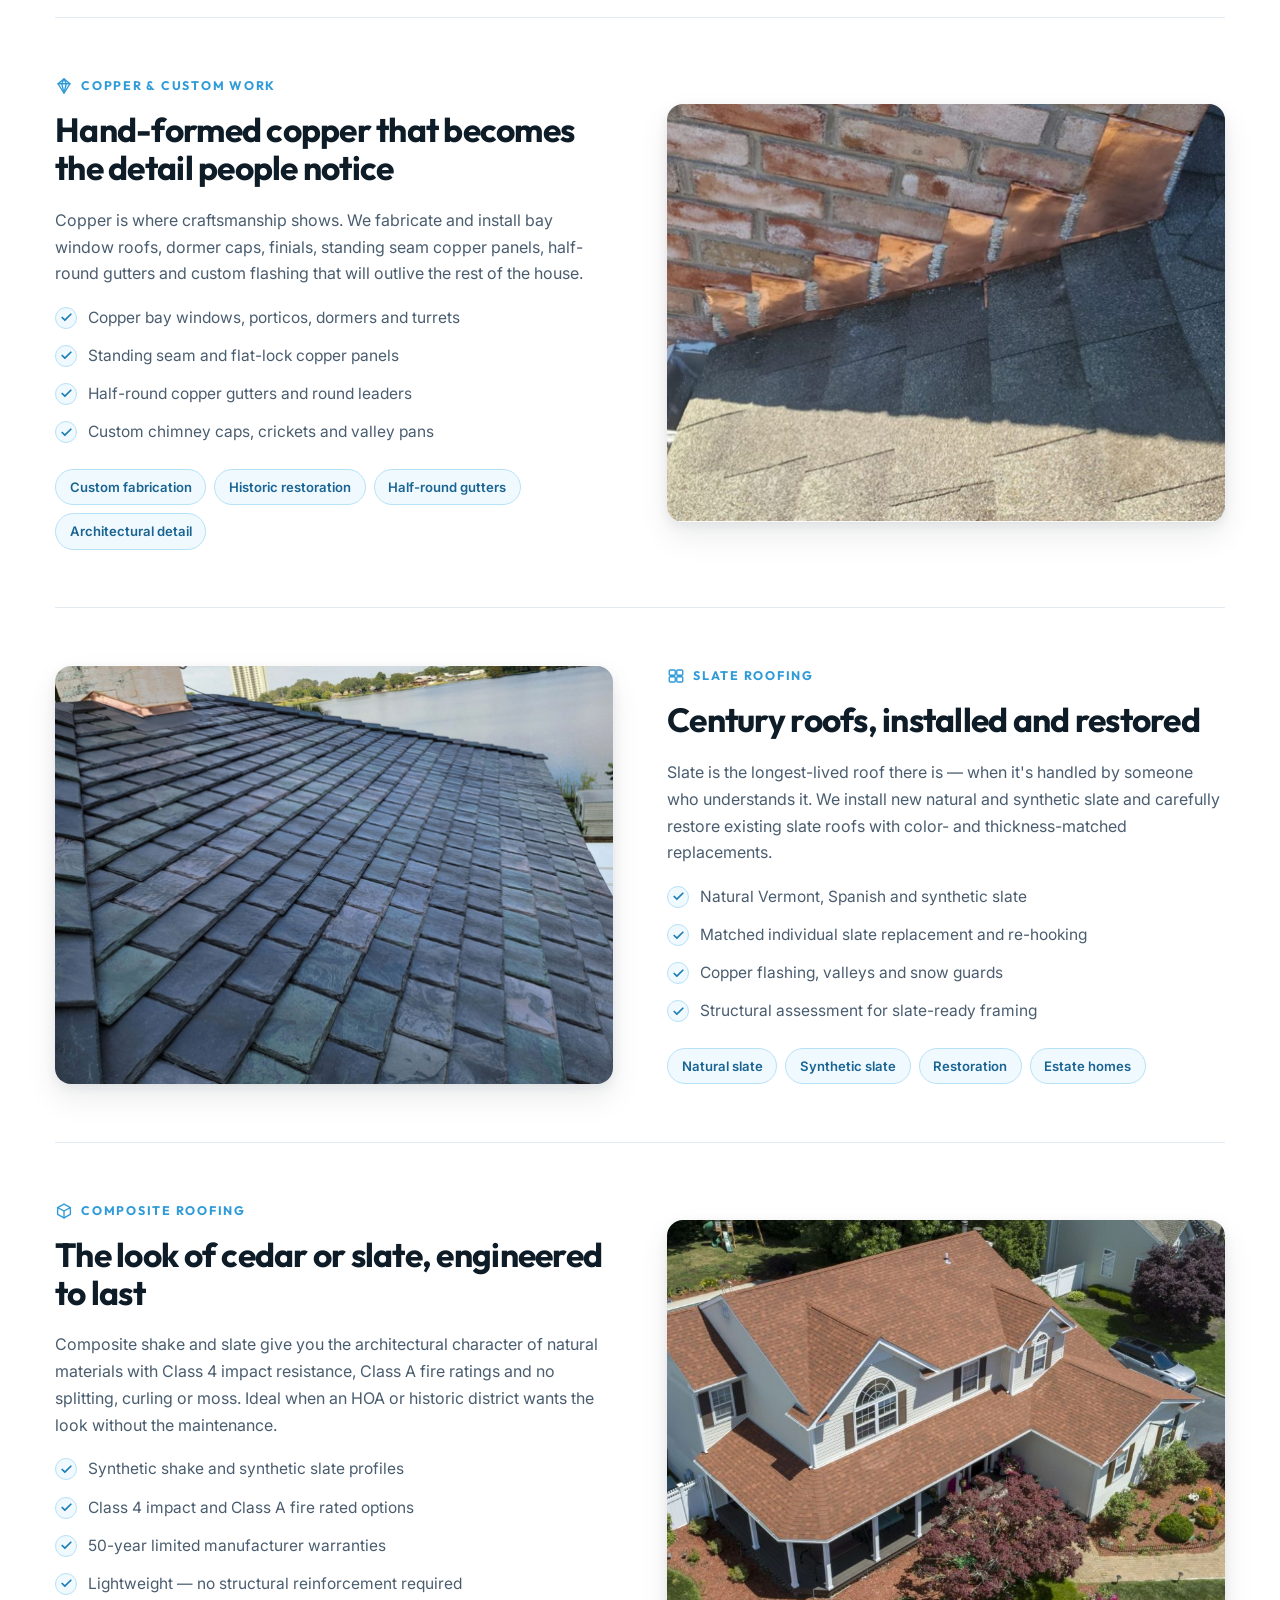
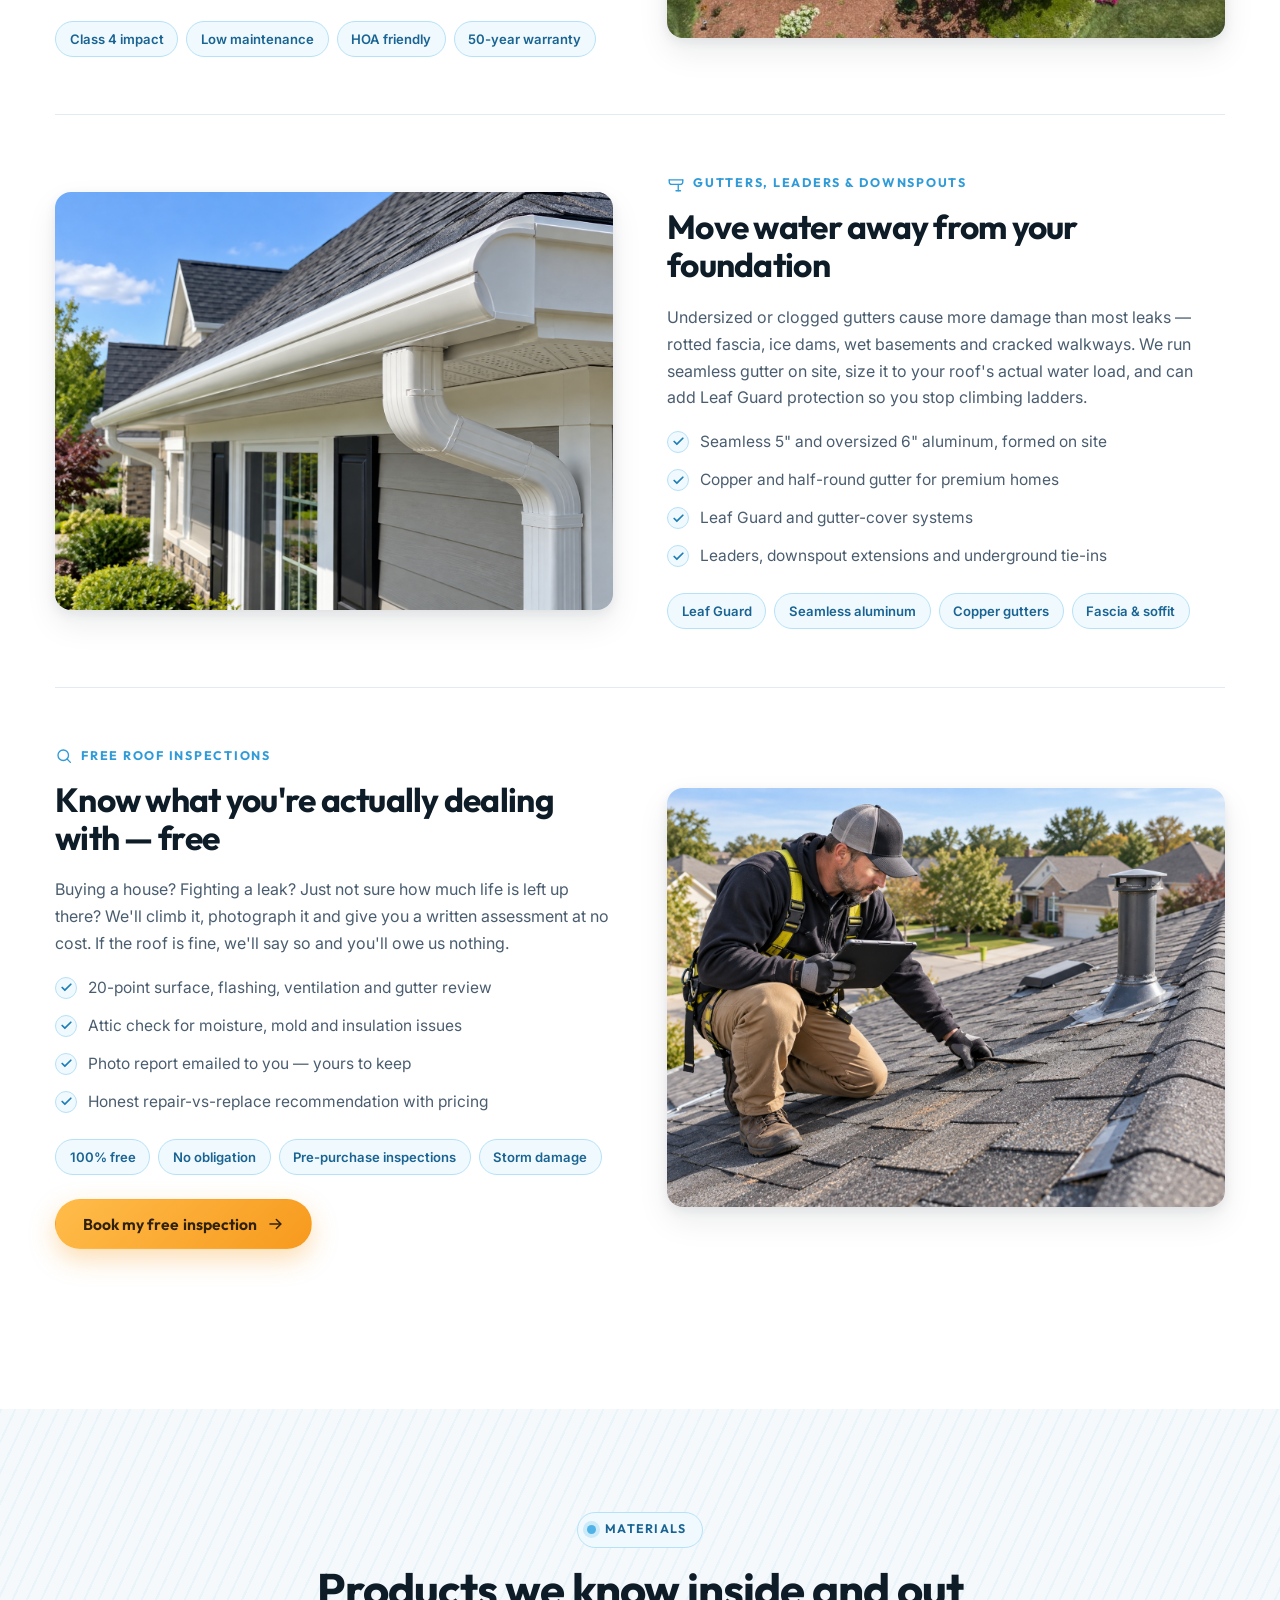
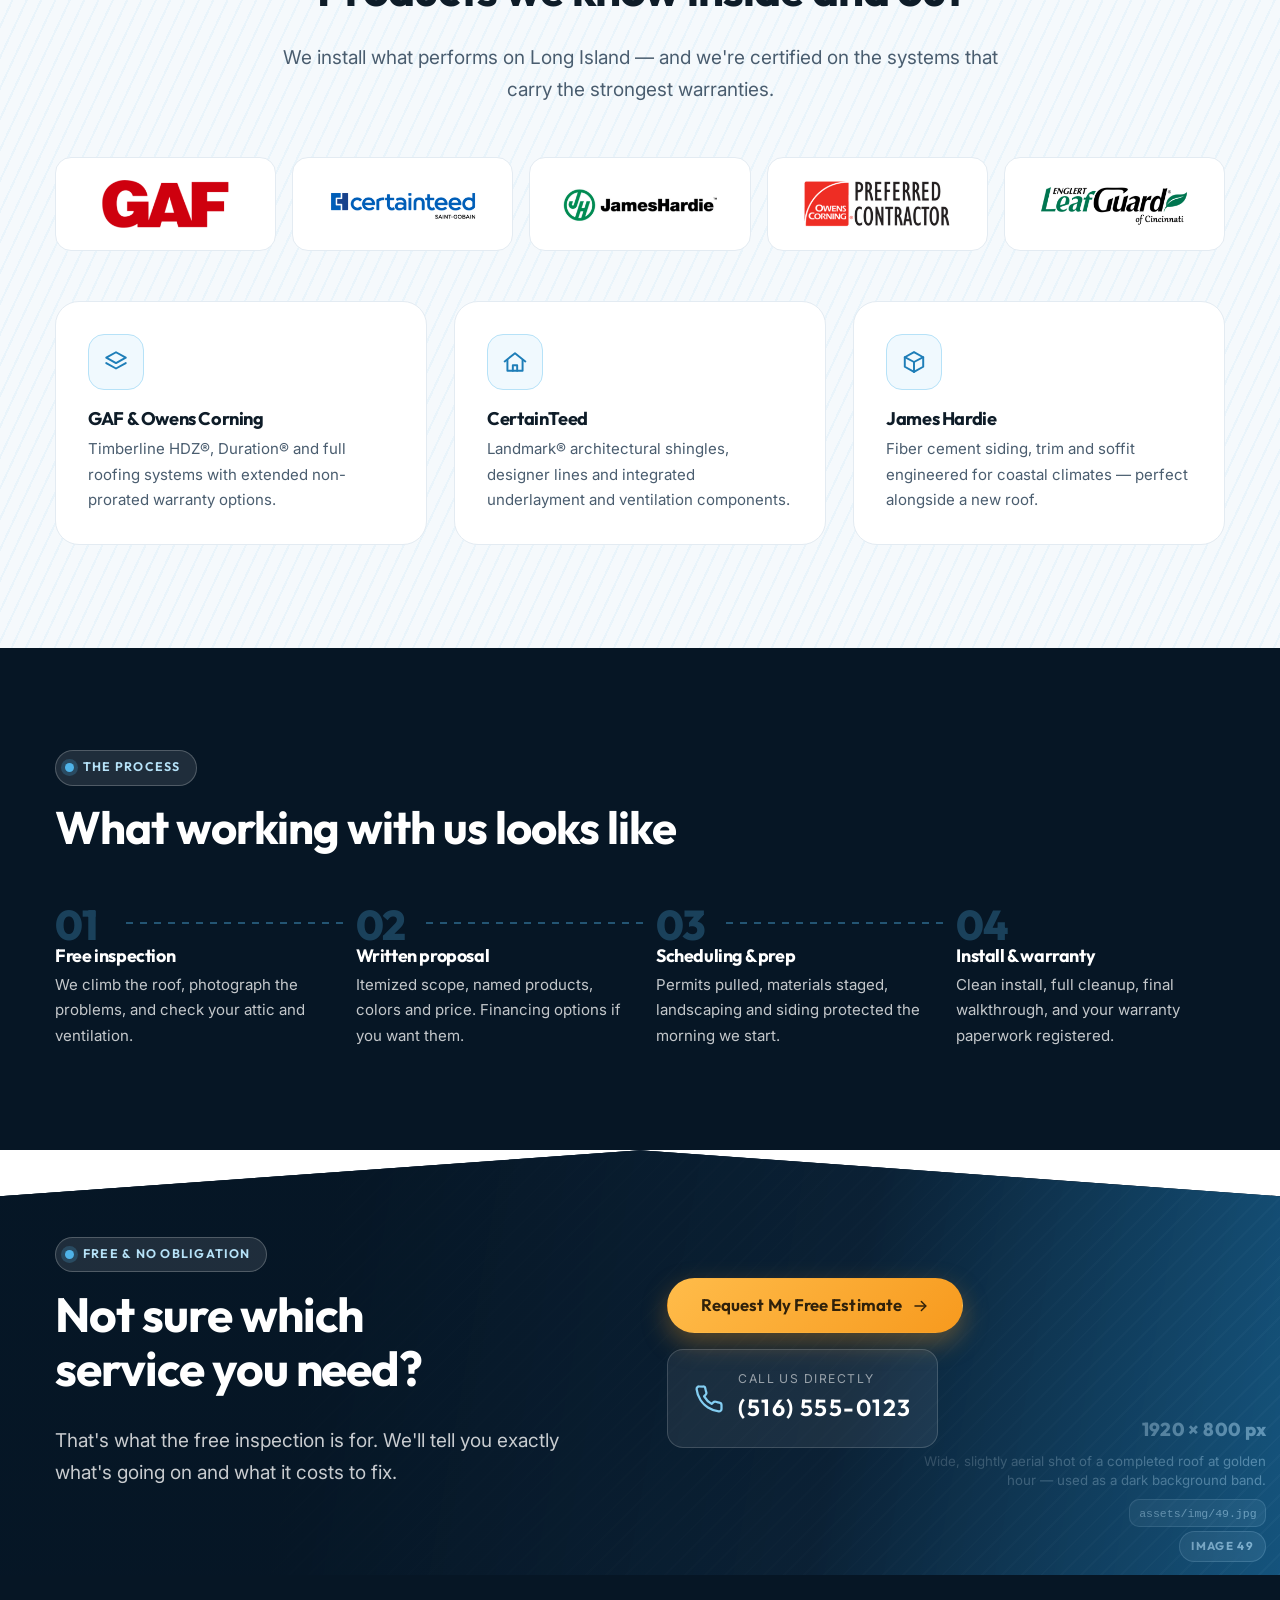
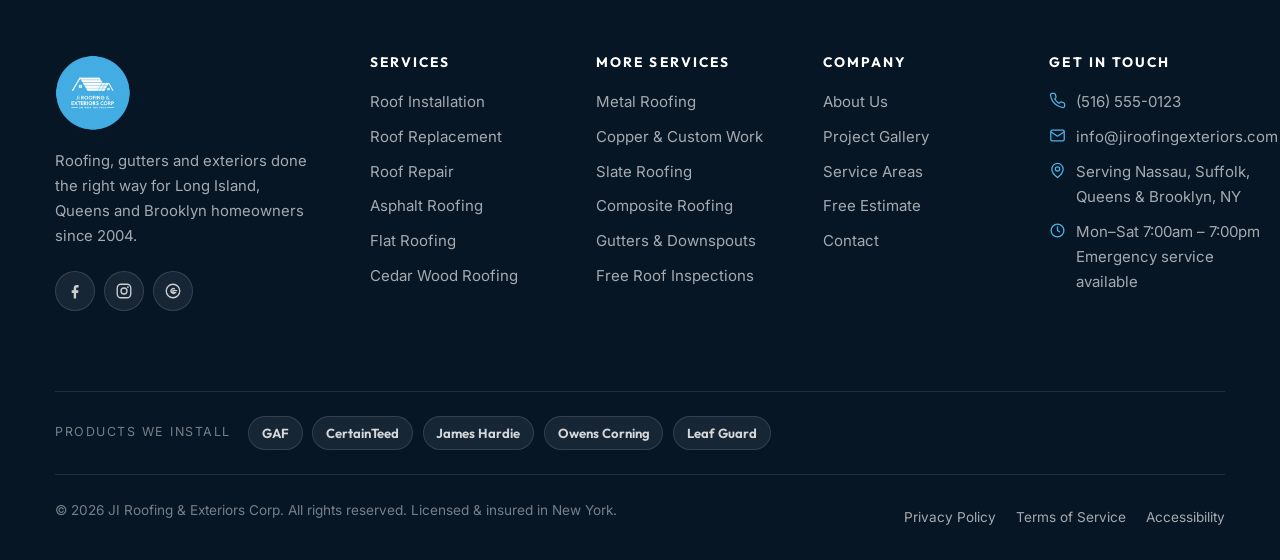
<file: services.html>
<!DOCTYPE html>
<html lang="en">
  <head>
    <meta charset="utf-8" />
    <meta name="viewport" content="width=device-width, initial-scale=1" />
    <title>Roofing Services | JI Roofing &amp; Exteriors Corp — Long Island, Queens &amp; Brooklyn</title>
    <meta
      name="description"
      content="Roof installation, replacement and repair plus asphalt, flat, cedar, metal, copper, slate and composite roofing, gutters and free inspections across Long Island, Queens and Brooklyn."
    />
    <meta name="theme-color" content="#4fb3e8" />
    <link rel="icon" href="assets/img/ji-roofing-logo.png" type="image/png" />
    <link rel="preconnect" href="https://fonts.googleapis.com" />
    <link rel="preconnect" href="https://fonts.gstatic.com" crossorigin />
    <link
      href="https://fonts.googleapis.com/css2?family=Inter:wght@400;500;600;700&family=Outfit:wght@400;500;600;700;800&display=swap"
      rel="stylesheet"
    />
    <link rel="stylesheet" href="assets/css/styles.css" />
  </head>

  <body>
    <a class="skip-link" href="#main">Skip to main content</a>

    <!-- ===================== ICON SPRITE ===================== -->
    <svg class="sr-only" aria-hidden="true" focusable="false" xmlns="http://www.w3.org/2000/svg">
      <symbol id="i-phone" viewBox="0 0 24 24" fill="none" stroke="currentColor" stroke-width="1.8" stroke-linecap="round" stroke-linejoin="round"><path d="M22 16.9v3a2 2 0 0 1-2.2 2 19.8 19.8 0 0 1-8.6-3.1 19.5 19.5 0 0 1-6-6A19.8 19.8 0 0 1 2.1 4.2 2 2 0 0 1 4.1 2h3a2 2 0 0 1 2 1.7c.1 1 .4 1.9.7 2.8a2 2 0 0 1-.5 2.1L8.1 9.9a16 16 0 0 0 6 6l1.3-1.2a2 2 0 0 1 2.1-.5c.9.3 1.8.6 2.8.7a2 2 0 0 1 1.7 2z"/></symbol>
      <symbol id="i-mail" viewBox="0 0 24 24" fill="none" stroke="currentColor" stroke-width="1.8" stroke-linecap="round" stroke-linejoin="round"><rect x="2.5" y="4.5" width="19" height="15" rx="2"/><path d="m3 7 9 6 9-6"/></symbol>
      <symbol id="i-pin" viewBox="0 0 24 24" fill="none" stroke="currentColor" stroke-width="1.8" stroke-linecap="round" stroke-linejoin="round"><path d="M20 10c0 6-8 12-8 12s-8-6-8-12a8 8 0 0 1 16 0z"/><circle cx="12" cy="10" r="3"/></symbol>
      <symbol id="i-clock" viewBox="0 0 24 24" fill="none" stroke="currentColor" stroke-width="1.8" stroke-linecap="round" stroke-linejoin="round"><circle cx="12" cy="12" r="9"/><path d="M12 7v5l3 2"/></symbol>
      <symbol id="i-star" viewBox="0 0 24 24" fill="currentColor"><path d="m12 2 3.1 6.3 6.9 1-5 4.9 1.2 6.8L12 17.7l-6.2 3.3L7 14.2l-5-4.9 6.9-1z"/></symbol>
      <symbol id="i-check" viewBox="0 0 24 24" fill="none" stroke="currentColor" stroke-width="2.4" stroke-linecap="round" stroke-linejoin="round"><polyline points="20 6 9 17 4 12"/></symbol>
      <symbol id="i-shield" viewBox="0 0 24 24" fill="none" stroke="currentColor" stroke-width="1.8" stroke-linecap="round" stroke-linejoin="round"><path d="M12 2 4 5.5v6c0 5 3.4 9.3 8 10.5 4.6-1.2 8-5.5 8-10.5v-6z"/><polyline points="9 12 11 14 15.5 9.5"/></symbol>
      <symbol id="i-arrow" viewBox="0 0 24 24" fill="none" stroke="currentColor" stroke-width="2" stroke-linecap="round" stroke-linejoin="round"><path d="M4 12h14"/><polyline points="12.5 6 18.5 12 12.5 18"/></symbol>
      <symbol id="i-down" viewBox="0 0 24 24" fill="none" stroke="currentColor" stroke-width="2.2" stroke-linecap="round" stroke-linejoin="round"><polyline points="6 9 12 15 18 9"/></symbol>
      <symbol id="i-left" viewBox="0 0 24 24" fill="none" stroke="currentColor" stroke-width="2.2" stroke-linecap="round" stroke-linejoin="round"><polyline points="15 18 9 12 15 6"/></symbol>
      <symbol id="i-right" viewBox="0 0 24 24" fill="none" stroke="currentColor" stroke-width="2.2" stroke-linecap="round" stroke-linejoin="round"><polyline points="9 18 15 12 9 6"/></symbol>
      <symbol id="i-close" viewBox="0 0 24 24" fill="none" stroke="currentColor" stroke-width="2.2" stroke-linecap="round"><path d="M18 6 6 18M6 6l12 12"/></symbol>
      <symbol id="i-menu" viewBox="0 0 24 24" fill="none" stroke="currentColor" stroke-width="2" stroke-linecap="round"><path d="M3 7h18M3 12h18M3 17h18"/></symbol>
      <symbol id="i-roof" viewBox="0 0 24 24" fill="none" stroke="currentColor" stroke-width="1.8" stroke-linecap="round" stroke-linejoin="round"><path d="M2.5 11.5 12 4l9.5 7.5"/><path d="M5 10.3V20h14v-9.7"/><path d="M10 20v-5h4v5"/></symbol>
      <symbol id="i-install" viewBox="0 0 24 24" fill="none" stroke="currentColor" stroke-width="1.8" stroke-linecap="round" stroke-linejoin="round"><path d="M2.5 11.5 12 4l9.5 7.5"/><path d="M5 10.3V20h8"/><circle cx="18" cy="17" r="4"/><path d="M18 15.2v3.6M16.2 17h3.6"/></symbol>
      <symbol id="i-replace" viewBox="0 0 24 24" fill="none" stroke="currentColor" stroke-width="1.8" stroke-linecap="round" stroke-linejoin="round"><path d="M2.5 10.5 12 3l9.5 7.5"/><path d="M5 9.5V20h14V9.5"/><path d="M9.5 14h5l-1.8-1.8M14.5 17h-5l1.8 1.8"/></symbol>
      <symbol id="i-wrench" viewBox="0 0 24 24" fill="none" stroke="currentColor" stroke-width="1.8" stroke-linecap="round" stroke-linejoin="round"><path d="M20.3 3.7a5 5 0 0 1-6.2 6.2l-7 7a2.3 2.3 0 0 1-3.3-3.3l7-7a5 5 0 0 1 6.2-6.2l-2.8 2.8 2.1 2.1z"/></symbol>
      <symbol id="i-layers" viewBox="0 0 24 24" fill="none" stroke="currentColor" stroke-width="1.8" stroke-linecap="round" stroke-linejoin="round"><path d="m12 3 9 5-9 5-9-5z"/><path d="m3 13 9 5 9-5"/></symbol>
      <symbol id="i-flat" viewBox="0 0 24 24" fill="none" stroke="currentColor" stroke-width="1.8" stroke-linecap="round" stroke-linejoin="round"><rect x="2.5" y="8" width="19" height="3.4" rx="1"/><path d="M5 11.6V20h14v-8.4"/><path d="M9 20v-4.5h6V20"/></symbol>
      <symbol id="i-tree" viewBox="0 0 24 24" fill="none" stroke="currentColor" stroke-width="1.8" stroke-linecap="round" stroke-linejoin="round"><path d="M12 2.5 7.5 10h3l-4 6.5h6V21h-1"/><path d="M12 2.5 16.5 10h-3l4 6.5h-6"/></symbol>
      <symbol id="i-metal" viewBox="0 0 24 24" fill="none" stroke="currentColor" stroke-width="1.8" stroke-linecap="round" stroke-linejoin="round"><path d="M3 20h18"/><path d="M6.5 20 9 4M11 20l1-16M15.5 20 15 4"/><path d="M4 11h16"/></symbol>
      <symbol id="i-gem" viewBox="0 0 24 24" fill="none" stroke="currentColor" stroke-width="1.8" stroke-linecap="round" stroke-linejoin="round"><path d="M12 2.5 4 9l8 12.5L20 9z"/><path d="M4 9h16"/><path d="m12 2.5-3 6.5 3 12.5 3-12.5z"/></symbol>
      <symbol id="i-tiles" viewBox="0 0 24 24" fill="none" stroke="currentColor" stroke-width="1.8" stroke-linecap="round" stroke-linejoin="round"><rect x="3" y="4" width="8" height="7" rx="1.2"/><rect x="13" y="4" width="8" height="7" rx="1.2"/><rect x="3" y="13" width="8" height="7" rx="1.2"/><rect x="13" y="13" width="8" height="7" rx="1.2"/></symbol>
      <symbol id="i-cube" viewBox="0 0 24 24" fill="none" stroke="currentColor" stroke-width="1.8" stroke-linecap="round" stroke-linejoin="round"><path d="m12 2.8 8.5 4.8v8.8L12 21.2l-8.5-4.8V7.6z"/><path d="M12 12v9.2M12 12 3.5 7.6M12 12l8.5-4.4"/></symbol>
      <symbol id="i-gutter" viewBox="0 0 24 24" fill="none" stroke="currentColor" stroke-width="1.8" stroke-linecap="round" stroke-linejoin="round"><path d="M3 6.5h18"/><path d="M3 6.5v3a3 3 0 0 0 3 3h12a3 3 0 0 0 3-3v-3"/><path d="M15 12.5V21"/><path d="M12 21h6"/></symbol>
      <symbol id="i-search" viewBox="0 0 24 24" fill="none" stroke="currentColor" stroke-width="1.8" stroke-linecap="round" stroke-linejoin="round"><circle cx="11" cy="11" r="7"/><path d="m20.5 20.5-4.4-4.4"/></symbol>
      <symbol id="i-award" viewBox="0 0 24 24" fill="none" stroke="currentColor" stroke-width="1.8" stroke-linecap="round" stroke-linejoin="round"><circle cx="12" cy="9" r="6"/><path d="m8.4 14.2-1.4 7.3 5-2.9 5 2.9-1.4-7.3"/></symbol>
      <symbol id="i-users" viewBox="0 0 24 24" fill="none" stroke="currentColor" stroke-width="1.8" stroke-linecap="round" stroke-linejoin="round"><circle cx="9" cy="8" r="3.6"/><path d="M2.6 20a6.4 6.4 0 0 1 12.8 0"/><path d="M16.3 5.1a3.6 3.6 0 0 1 0 6.9"/><path d="M18 14.9A6.4 6.4 0 0 1 21.4 20"/></symbol>
      <symbol id="i-calendar" viewBox="0 0 24 24" fill="none" stroke="currentColor" stroke-width="1.8" stroke-linecap="round" stroke-linejoin="round"><rect x="3" y="5" width="18" height="16" rx="2.2"/><path d="M3 10h18M8 3v4M16 3v4"/></symbol>
      <symbol id="i-truck" viewBox="0 0 24 24" fill="none" stroke="currentColor" stroke-width="1.8" stroke-linecap="round" stroke-linejoin="round"><path d="M2 6.5h11.5V17H2z"/><path d="M13.5 9.5H17l4 4V17h-7.5z"/><circle cx="7" cy="18.5" r="2"/><circle cx="17" cy="18.5" r="2"/></symbol>
      <symbol id="i-doc" viewBox="0 0 24 24" fill="none" stroke="currentColor" stroke-width="1.8" stroke-linecap="round" stroke-linejoin="round"><path d="M14 3H7a2 2 0 0 0-2 2v14a2 2 0 0 0 2 2h10a2 2 0 0 0 2-2V8z"/><path d="M14 3v5h5"/><path d="M9 13h6M9 17h4"/></symbol>
      <symbol id="i-dollar" viewBox="0 0 24 24" fill="none" stroke="currentColor" stroke-width="1.8" stroke-linecap="round" stroke-linejoin="round"><path d="M12 2.5v19"/><path d="M16.8 7c0-1.9-2.1-2.9-4.8-2.9S7 5 7 7.2s2.1 2.9 5 3.4 5 1.3 5 3.4-2.1 3-4.8 3-4.9-1.1-4.9-2.9"/></symbol>
      <symbol id="i-zap" viewBox="0 0 24 24" fill="none" stroke="currentColor" stroke-width="1.8" stroke-linecap="round" stroke-linejoin="round"><path d="M13 2.5 4.5 14H11l-1 7.5L19.5 10H13z"/></symbol>
      <symbol id="i-thumb" viewBox="0 0 24 24" fill="none" stroke="currentColor" stroke-width="1.8" stroke-linecap="round" stroke-linejoin="round"><path d="M7.5 21.5V10L12.2 2a2.6 2.6 0 0 1 2.4 3.3L13.6 9h5.3a2 2 0 0 1 2 2.4l-1.5 8a2 2 0 0 1-2 1.6z"/><path d="M7.5 10.5H3.5v11h4"/></symbol>
      <symbol id="i-map" viewBox="0 0 24 24" fill="none" stroke="currentColor" stroke-width="1.8" stroke-linecap="round" stroke-linejoin="round"><path d="m2.5 6.3 6.5-2.8 6 2.8 6.5-2.8v14.2l-6.5 2.8-6-2.8-6.5 2.8z"/><path d="M9 3.5v15M15 6.3v15"/></symbol>
      <symbol id="i-lock" viewBox="0 0 24 24" fill="none" stroke="currentColor" stroke-width="1.8" stroke-linecap="round" stroke-linejoin="round"><rect x="4" y="10" width="16" height="11" rx="2.2"/><path d="M8 10V7a4 4 0 0 1 8 0v3"/></symbol>
      <symbol id="i-fb" viewBox="0 0 24 24" fill="currentColor"><path d="M13.5 22v-7.5h2.6l.5-3.4h-3.1V8.9c0-1 .3-1.6 1.7-1.6h1.6V4.2c-.3 0-1.3-.1-2.4-.1-2.4 0-4.1 1.5-4.1 4.2v2.8H7.6v3.4h2.7V22z"/></symbol>
      <symbol id="i-ig" viewBox="0 0 24 24" fill="none" stroke="currentColor" stroke-width="1.8"><rect x="3" y="3" width="18" height="18" rx="5"/><circle cx="12" cy="12" r="4"/><circle cx="17.2" cy="6.8" r="1.2" fill="currentColor" stroke="none"/></symbol>
      <symbol id="i-google" viewBox="0 0 24 24" fill="none" stroke="currentColor" stroke-width="1.8" stroke-linecap="round"><circle cx="12" cy="12" r="9"/><path d="M16.8 11.4H12v2.8h2.8A3.2 3.2 0 1 1 14 9.1"/></symbol>
    </svg>

    <!-- ===================== TOP BAR ===================== -->
    <div class="topbar">
      <div class="wrap topbar__inner">
        <ul class="topbar__list">
          <li><a href="tel:+15165550123"><svg aria-hidden="true"><use href="#i-phone"/></svg>(516) 555-0123</a></li>
          <li><a href="mailto:info@jiroofingexteriors.com"><svg aria-hidden="true"><use href="#i-mail"/></svg>info@jiroofingexteriors.com</a></li>
          <li class="topbar__secondary"><span class="topbar__item"><svg aria-hidden="true"><use href="#i-clock"/></svg>Mon–Sat 7:00am – 7:00pm</span></li>
        </ul>
        <ul class="topbar__list topbar__secondary">
          <li><span class="topbar__item"><svg aria-hidden="true"><use href="#i-pin"/></svg>Nassau · Suffolk · Queens · Brooklyn</span></li>
          <li>
            <span class="topbar__rating">
              <svg aria-hidden="true"><use href="#i-star"/></svg><svg aria-hidden="true"><use href="#i-star"/></svg><svg aria-hidden="true"><use href="#i-star"/></svg><svg aria-hidden="true"><use href="#i-star"/></svg><svg aria-hidden="true"><use href="#i-star"/></svg>
            </span>
          </li>
        </ul>
      </div>
    </div>

    <!-- ===================== HEADER ===================== -->
    <header class="header">
      <div class="wrap header__inner">
        <a class="brand" href="index.html" aria-label="JI Roofing &amp; Exteriors Corp — home">
          <img src="assets/img/ji-roofing-logo.png" alt="JI Roofing &amp; Exteriors Corp logo" width="56" height="56" />
          <span class="brand__text">
            <span class="brand__name">JI Roofing &amp; Exteriors</span>
            <span class="brand__tag">Go With The Pros</span>
          </span>
        </a>

        <nav class="nav" id="primary-nav" aria-label="Primary">
          <ul class="nav__list">
            <li class="nav__item"><a class="nav__link" href="index.html">Home</a></li>
            <li class="nav__item"><a class="nav__link" href="about.html">About</a></li>
            <li class="nav__item nav__item--has-menu">
              <a class="nav__link" href="services.html" aria-current="page">Services <svg class="nav__caret" aria-hidden="true"><use href="#i-down"/></svg></a>
              <ul class="nav__menu">
                <li><a href="services.html#roof-installation"><svg aria-hidden="true"><use href="#i-install"/></svg>Roof Installation</a></li>
                <li><a href="services.html#roof-replacement"><svg aria-hidden="true"><use href="#i-replace"/></svg>Roof Replacement</a></li>
                <li><a href="services.html#roof-repair"><svg aria-hidden="true"><use href="#i-wrench"/></svg>Roof Repair</a></li>
                <li><a href="services.html#asphalt-roofing"><svg aria-hidden="true"><use href="#i-layers"/></svg>Asphalt Roofing</a></li>
                <li><a href="services.html#flat-roofing"><svg aria-hidden="true"><use href="#i-flat"/></svg>Flat Roofing</a></li>
                <li><a href="services.html#cedar-roofing"><svg aria-hidden="true"><use href="#i-tree"/></svg>Cedar Wood Roofing</a></li>
                <li><a href="services.html#metal-roofing"><svg aria-hidden="true"><use href="#i-metal"/></svg>Metal Roofing</a></li>
                <li><a href="services.html#copper-work"><svg aria-hidden="true"><use href="#i-gem"/></svg>Copper &amp; Custom Work</a></li>
                <li><a href="services.html#slate-roofing"><svg aria-hidden="true"><use href="#i-tiles"/></svg>Slate Roofing</a></li>
                <li><a href="services.html#composite-roofing"><svg aria-hidden="true"><use href="#i-cube"/></svg>Composite Roofing</a></li>
                <li><a href="services.html#gutters"><svg aria-hidden="true"><use href="#i-gutter"/></svg>Gutters &amp; Downspouts</a></li>
                <li><a href="services.html#roof-inspection"><svg aria-hidden="true"><use href="#i-search"/></svg>Free Roof Inspections</a></li>
              </ul>
            </li>
            <li class="nav__item"><a class="nav__link" href="gallery.html">Gallery</a></li>
            <li class="nav__item"><a class="nav__link" href="service-areas.html">Service Areas</a></li>
            <li class="nav__item"><a class="nav__link" href="contact.html">Contact</a></li>
          </ul>
          <div class="nav__mobile-cta">
            <a class="btn btn--primary btn--block" href="contact.html">Get My Free Estimate</a>
            <a class="btn btn--outline btn--block" href="tel:+15165550123"><svg aria-hidden="true"><use href="#i-phone"/></svg>(516) 555-0123</a>
          </div>
        </nav>

        <div class="header__cta">
          <span class="header__phone">
            <span>Call for a free quote</span>
            <strong><a href="tel:+15165550123">(516) 555-0123</a></strong>
          </span>
          <a class="btn btn--primary" href="contact.html">Free Estimate</a>
          <button class="nav-toggle" type="button" aria-label="Open menu" aria-expanded="false" aria-controls="primary-nav">
            <svg class="icon-open" aria-hidden="true"><use href="#i-menu"/></svg>
            <svg class="icon-close" aria-hidden="true"><use href="#i-close"/></svg>
          </button>
        </div>
      </div>
    </header>
    <div class="nav-scrim" aria-hidden="true"></div>

    <main id="main">
      <!-- ===================== PAGE HEAD ===================== -->
      <section class="pagehead">
        <!-- IMAGE 03 -->
        <div class="ph ph--bg">
          <span class="ph__badge">Image 03</span>
          <span class="ph__body"><strong class="ph__dim">1920 × 700 px</strong><span class="ph__desc">Services banner — crew mid-install on a large roof, shot wide from the ground or by drone.</span><code class="ph__file">assets/img/03.jpg</code></span>
        </div>
        <div class="pagehead__scrim"></div>
        <div class="wrap">
          <div class="pagehead__inner">
            <ul class="crumbs">
              <li><a href="index.html">Home</a></li>
              <li>Services</li>
            </ul>
            <h1>Every roofing service your home needs.</h1>
            <p>Twelve specialties, one licensed crew, and manufacturer-certified installations using GAF, CertainTeed, James Hardie, Owens Corning and Leaf Guard products.</p>
          </div>
        </div>
      </section>

      <!-- ===================== QUICK JUMP ===================== -->
      <section class="section section--tight section--alt">
        <div class="wrap">
          <div class="filters reveal">
            <a class="filter" href="#roof-installation"><svg aria-hidden="true"><use href="#i-install"/></svg>Roof Installation</a>
            <a class="filter" href="#roof-replacement"><svg aria-hidden="true"><use href="#i-replace"/></svg>Roof Replacement</a>
            <a class="filter" href="#roof-repair"><svg aria-hidden="true"><use href="#i-wrench"/></svg>Roof Repair</a>
            <a class="filter" href="#asphalt-roofing"><svg aria-hidden="true"><use href="#i-layers"/></svg>Asphalt</a>
            <a class="filter" href="#flat-roofing"><svg aria-hidden="true"><use href="#i-flat"/></svg>Flat</a>
            <a class="filter" href="#cedar-roofing"><svg aria-hidden="true"><use href="#i-tree"/></svg>Cedar</a>
            <a class="filter" href="#metal-roofing"><svg aria-hidden="true"><use href="#i-metal"/></svg>Metal</a>
            <a class="filter" href="#copper-work"><svg aria-hidden="true"><use href="#i-gem"/></svg>Copper</a>
            <a class="filter" href="#slate-roofing"><svg aria-hidden="true"><use href="#i-tiles"/></svg>Slate</a>
            <a class="filter" href="#composite-roofing"><svg aria-hidden="true"><use href="#i-cube"/></svg>Composite</a>
            <a class="filter" href="#gutters"><svg aria-hidden="true"><use href="#i-gutter"/></svg>Gutters</a>
            <a class="filter" href="#roof-inspection"><svg aria-hidden="true"><use href="#i-search"/></svg>Free Inspection</a>
          </div>
        </div>
      </section>

      <!-- ===================== SERVICE DETAILS ===================== -->
      <section class="section">
        <div class="wrap">
          <article class="svc-detail" id="roof-installation">
            <div class="svc-detail__media reveal">
              <img class="media-img" src="assets/img/roof_installation_12.png" alt="New roof installation in progress on a Long Island home" loading="lazy" />
            </div>
            <div class="reveal" data-delay="80">
              <span class="svc-detail__kicker"><svg aria-hidden="true"><use href="#i-install"/></svg>Roof Installation</span>
              <h2>New roof systems built for the Northeast</h2>
              <p>Whether it's a new build, an addition, a dormer or a garage, we install complete roof systems engineered for Long Island's wind loads, snow loads and coastal salt exposure — not just a layer of shingles over whatever is there.</p>
              <ul class="checklist">
                <li>Deck inspection, re-nailing and plywood replacement as needed</li>
                <li>Ice &amp; water shield at eaves, valleys and penetrations</li>
                <li>Synthetic underlayment, new drip edge and step flashing</li>
                <li>Balanced ridge-and-soffit ventilation sized to your attic</li>
              </ul>
              <ul class="pill-row"><li>GAF</li><li>CertainTeed</li><li>Owens Corning</li><li>New construction</li><li>Additions</li></ul>
            </div>
          </article>

          <article class="svc-detail" id="roof-replacement">
            <div class="svc-detail__media reveal">
              <img class="media-img" src="assets/img/roof_replacement_13.png" alt="Roof replacement tear-off down to clean decking" loading="lazy" />
            </div>
            <div class="reveal" data-delay="80">
              <span class="svc-detail__kicker"><svg aria-hidden="true"><use href="#i-replace"/></svg>Roof Replacement</span>
              <h2>Full tear-offs done right in one to two days</h2>
              <p>We don't shingle over failing roofs. A proper replacement means stripping to the deck so we can see — and fix — what's actually underneath. Most homes are finished in a single day, start to broom-clean.</p>
              <ul class="checklist">
                <li>Complete tear-off to bare decking with on-site dumpster</li>
                <li>Rotted sheathing identified and replaced before install</li>
                <li>All flashing replaced — never reused or caulked over</li>
                <li>Daily magnetic nail sweeps and full property protection</li>
              </ul>
              <ul class="pill-row"><li>Tear-off</li><li>Storm damage</li><li>Insurance claims</li><li>Financing available</li></ul>
            </div>
          </article>

          <article class="svc-detail" id="roof-repair">
            <div class="svc-detail__media reveal">
              <img class="media-img" src="assets/img/roof_repair_14.png" alt="Roof repair work on damaged shingles and flashing" loading="lazy" />
            </div>
            <div class="reveal" data-delay="80">
              <span class="svc-detail__kicker"><svg aria-hidden="true"><use href="#i-wrench"/></svg>Roof Repair</span>
              <h2>Find the leak. Fix the leak. That's it.</h2>
              <p>Most leaks aren't a dead roof — they're a failed flashing, a cracked boot, a lifted ridge cap or an ice-dam scar. We trace water to its real source and repair what's broken instead of selling you a roof you don't need yet.</p>
              <ul class="checklist">
                <li>Leak detection with attic and surface inspection</li>
                <li>Chimney, skylight, valley and pipe-boot flashing repair</li>
                <li>Wind and storm damage shingle replacement</li>
                <li>Emergency tarping to stop water today</li>
              </ul>
              <ul class="pill-row"><li>Emergency service</li><li>Leak tracing</li><li>Flashing</li><li>Ice dams</li></ul>
            </div>
          </article>

          <article class="svc-detail" id="asphalt-roofing">
            <div class="svc-detail__media reveal">
              <img class="media-img" src="assets/img/asphalt_roofing_15.png" alt="Finished architectural asphalt shingle roof" loading="lazy" />
            </div>
            <div class="reveal" data-delay="80">
              <span class="svc-detail__kicker"><svg aria-hidden="true"><use href="#i-layers"/></svg>Asphalt Roofing</span>
              <h2>The best value on Long Island, installed to spec</h2>
              <p>Architectural asphalt shingles give you 30–50 year rated performance, dozens of colors and the strongest warranties in the business. We install GAF Timberline®, CertainTeed Landmark® and Owens Corning Duration® systems.</p>
              <ul class="checklist">
                <li>Architectural, designer and impact-rated shingle options</li>
                <li>Full manufacturer system installs for extended warranty eligibility</li>
                <li>Algae-resistant shingles for shaded and coastal properties</li>
                <li>Color consultation with samples at your home</li>
              </ul>
              <ul class="pill-row"><li>GAF Timberline</li><li>CertainTeed Landmark</li><li>Owens Corning Duration</li></ul>
            </div>
          </article>

          <article class="svc-detail" id="flat-roofing">
            <div class="svc-detail__media reveal">
              <img class="media-img" src="assets/img/flat_roofing_16.png" alt="Flat low-slope membrane roof with clean seams" loading="lazy" />
            </div>
            <div class="reveal" data-delay="80">
              <span class="svc-detail__kicker"><svg aria-hidden="true"><use href="#i-flat"/></svg>Flat Roofing</span>
              <h2>Low-slope systems that actually drain</h2>
              <p>Rear extensions, porch roofs, dormers, garages and Brooklyn row houses all need low-slope solutions. We install fully adhered and mechanically fastened membrane systems with proper tapered insulation and drainage.</p>
              <ul class="checklist">
                <li>TPO, EPDM rubber and modified bitumen systems</li>
                <li>Tapered insulation to eliminate ponding water</li>
                <li>Parapet, scupper and drain detailing</li>
                <li>Commercial and multi-family capability</li>
              </ul>
              <ul class="pill-row"><li>TPO</li><li>EPDM</li><li>Modified bitumen</li><li>Commercial</li></ul>
            </div>
          </article>

          <article class="svc-detail" id="cedar-roofing">
            <div class="svc-detail__media reveal">
              <img class="media-img" src="assets/img/cedar_roofing_17.png" alt="Red cedar shake roof on a shingle-style home" loading="lazy" />
            </div>
            <div class="reveal" data-delay="80">
              <span class="svc-detail__kicker"><svg aria-hidden="true"><use href="#i-tree"/></svg>Cedar Wood Roofing</span>
              <h2>Real cedar, installed the traditional way</h2>
              <p>Cedar is unforgiving of shortcuts. It needs the right exposure, the right fasteners and the right ventilation underneath. We hand-select grade-A red cedar shakes and shingles and install them so they weather beautifully instead of failing early.</p>
              <ul class="checklist">
                <li>Grade-A red cedar shakes and shingles</li>
                <li>Breathable underlayment for proper back-ventilation</li>
                <li>Stainless fasteners for coastal properties</li>
                <li>Fire-treated and preservative-treated options</li>
              </ul>
              <ul class="pill-row"><li>Hand-split shakes</li><li>Perfection shingles</li><li>Coastal rated</li><li>Historic homes</li></ul>
            </div>
          </article>

          <article class="svc-detail" id="metal-roofing">
            <div class="svc-detail__media reveal">
              <img class="media-img" src="assets/img/metal_roofing_18.png" alt="Standing seam metal roof" loading="lazy" />
            </div>
            <div class="reveal" data-delay="80">
              <span class="svc-detail__kicker"><svg aria-hidden="true"><use href="#i-metal"/></svg>Metal Roofing</span>
              <h2>A roof you install once</h2>
              <p>Standing seam and metal shingle roofs routinely last 50+ years, shed snow, resist wind uplift and reflect summer heat. We fabricate panels to your roof's exact dimensions for clean, hidden-fastener lines.</p>
              <ul class="checklist">
                <li>Standing seam, metal shingle and corrugated profiles</li>
                <li>Hidden fastener systems — no exposed screws to fail</li>
                <li>Kynar® finish colors with long-term fade warranties</li>
                <li>Snow guards and ice-retention systems where needed</li>
              </ul>
              <ul class="pill-row"><li>Standing seam</li><li>50+ year life</li><li>Energy efficient</li><li>Wind rated</li></ul>
            </div>
          </article>

          <article class="svc-detail" id="copper-work">
            <div class="svc-detail__media reveal">
              <img class="media-img" src="assets/img/custom_copper_roofing_19.png" alt="Custom hand-formed copper roofing work" loading="lazy" />
            </div>
            <div class="reveal" data-delay="80">
              <span class="svc-detail__kicker"><svg aria-hidden="true"><use href="#i-gem"/></svg>Copper &amp; Custom Work</span>
              <h2>Hand-formed copper that becomes the detail people notice</h2>
              <p>Copper is where craftsmanship shows. We fabricate and install bay window roofs, dormer caps, finials, standing seam copper panels, half-round gutters and custom flashing that will outlive the rest of the house.</p>
              <ul class="checklist">
                <li>Copper bay windows, porticos, dormers and turrets</li>
                <li>Standing seam and flat-lock copper panels</li>
                <li>Half-round copper gutters and round leaders</li>
                <li>Custom chimney caps, crickets and valley pans</li>
              </ul>
              <ul class="pill-row"><li>Custom fabrication</li><li>Historic restoration</li><li>Half-round gutters</li><li>Architectural detail</li></ul>
            </div>
          </article>

          <article class="svc-detail" id="slate-roofing">
            <div class="svc-detail__media reveal">
              <img class="media-img" src="assets/img/slate_roofing_20.png" alt="Slate roof on an estate home" loading="lazy" />
            </div>
            <div class="reveal" data-delay="80">
              <span class="svc-detail__kicker"><svg aria-hidden="true"><use href="#i-tiles"/></svg>Slate Roofing</span>
              <h2>Century roofs, installed and restored</h2>
              <p>Slate is the longest-lived roof there is — when it's handled by someone who understands it. We install new natural and synthetic slate and carefully restore existing slate roofs with color- and thickness-matched replacements.</p>
              <ul class="checklist">
                <li>Natural Vermont, Spanish and synthetic slate</li>
                <li>Matched individual slate replacement and re-hooking</li>
                <li>Copper flashing, valleys and snow guards</li>
                <li>Structural assessment for slate-ready framing</li>
              </ul>
              <ul class="pill-row"><li>Natural slate</li><li>Synthetic slate</li><li>Restoration</li><li>Estate homes</li></ul>
            </div>
          </article>

          <article class="svc-detail" id="composite-roofing">
            <div class="svc-detail__media reveal">
              <img class="media-img" src="assets/img/composite_roofing_21.jpeg" alt="Composite synthetic shake roof" loading="lazy" />
            </div>
            <div class="reveal" data-delay="80">
              <span class="svc-detail__kicker"><svg aria-hidden="true"><use href="#i-cube"/></svg>Composite Roofing</span>
              <h2>The look of cedar or slate, engineered to last</h2>
              <p>Composite shake and slate give you the architectural character of natural materials with Class 4 impact resistance, Class A fire ratings and no splitting, curling or moss. Ideal when an HOA or historic district wants the look without the maintenance.</p>
              <ul class="checklist">
                <li>Synthetic shake and synthetic slate profiles</li>
                <li>Class 4 impact and Class A fire rated options</li>
                <li>50-year limited manufacturer warranties</li>
                <li>Lightweight — no structural reinforcement required</li>
              </ul>
              <ul class="pill-row"><li>Class 4 impact</li><li>Low maintenance</li><li>HOA friendly</li><li>50-year warranty</li></ul>
            </div>
          </article>

          <article class="svc-detail" id="gutters">
            <div class="svc-detail__media reveal">
              <img class="media-img" src="assets/img/gutters_roofing_22.png" alt="New seamless gutters, leaders and downspouts" loading="lazy" />
            </div>
            <div class="reveal" data-delay="80">
              <span class="svc-detail__kicker"><svg aria-hidden="true"><use href="#i-gutter"/></svg>Gutters, Leaders &amp; Downspouts</span>
              <h2>Move water away from your foundation</h2>
              <p>Undersized or clogged gutters cause more damage than most leaks — rotted fascia, ice dams, wet basements and cracked walkways. We run seamless gutter on site, size it to your roof's actual water load, and can add Leaf Guard protection so you stop climbing ladders.</p>
              <ul class="checklist">
                <li>Seamless 5" and oversized 6" aluminum, formed on site</li>
                <li>Copper and half-round gutter for premium homes</li>
                <li>Leaf Guard and gutter-cover systems</li>
                <li>Leaders, downspout extensions and underground tie-ins</li>
              </ul>
              <ul class="pill-row"><li>Leaf Guard</li><li>Seamless aluminum</li><li>Copper gutters</li><li>Fascia &amp; soffit</li></ul>
            </div>
          </article>

          <article class="svc-detail" id="roof-inspection">
            <div class="svc-detail__media reveal">
              <img class="media-img" src="assets/img/roofing_inspection_23.png" alt="JI Roofing technician performing a free roof inspection" loading="lazy" />
            </div>
            <div class="reveal" data-delay="80">
              <span class="svc-detail__kicker"><svg aria-hidden="true"><use href="#i-search"/></svg>Free Roof Inspections</span>
              <h2>Know what you're actually dealing with — free</h2>
              <p>Buying a house? Fighting a leak? Just not sure how much life is left up there? We'll climb it, photograph it and give you a written assessment at no cost. If the roof is fine, we'll say so and you'll owe us nothing.</p>
              <ul class="checklist">
                <li>20-point surface, flashing, ventilation and gutter review</li>
                <li>Attic check for moisture, mold and insulation issues</li>
                <li>Photo report emailed to you — yours to keep</li>
                <li>Honest repair-vs-replace recommendation with pricing</li>
              </ul>
              <ul class="pill-row"><li>100% free</li><li>No obligation</li><li>Pre-purchase inspections</li><li>Storm damage</li></ul>
              <div class="btn-row" style="margin-top: 1.5rem">
                <a class="btn btn--primary" href="contact.html">Book my free inspection <svg aria-hidden="true"><use href="#i-arrow"/></svg></a>
              </div>
            </div>
          </article>
        </div>
      </section>

      <!-- ===================== MATERIALS ===================== -->
      <section class="section section--shingle">
        <div class="wrap">
          <div class="section-head section-head--center reveal">
            <span class="eyebrow">Materials</span>
            <h2>Products we know inside and out</h2>
            <p>We install what performs on Long Island — and we're certified on the systems that carry the strongest warranties.</p>
          </div>
          <div class="brands__grid reveal">
            <!-- IMAGE 07 -->
            <figure class="brand-logo"><img src="assets/img/GAF_Roofing_07.png" alt="GAF roofing products" loading="lazy" /></figure>
            <!-- IMAGE 08 -->
            <figure class="brand-logo"><img src="assets/img/certainteed_roofing_08.png" alt="CertainTeed roofing products" loading="lazy" /></figure>
            <!-- IMAGE 09 -->
            <figure class="brand-logo"><img src="assets/img/jameshardie_roofing_09.png" alt="James Hardie siding and trim products" loading="lazy" /></figure>
            <!-- IMAGE 10 -->
            <figure class="brand-logo"><img src="assets/img/owens_corning_roofing_10.png" alt="Owens Corning roofing products" loading="lazy" /></figure>
            <!-- IMAGE 11 -->
            <figure class="brand-logo"><img src="assets/img/leaf_guard_roofing_11.png" alt="LeafGuard gutter protection systems" loading="lazy" /></figure>
          </div>
          <div class="grid grid--3 reveal" style="margin-top: clamp(2rem, 1.5rem + 2vw, 3.25rem)">
            <article class="feature">
              <span class="feature__icon"><svg aria-hidden="true"><use href="#i-layers"/></svg></span>
              <h3>GAF &amp; Owens Corning</h3>
              <p>Timberline HDZ®, Duration® and full roofing systems with extended non-prorated warranty options.</p>
            </article>
            <article class="feature">
              <span class="feature__icon"><svg aria-hidden="true"><use href="#i-roof"/></svg></span>
              <h3>CertainTeed</h3>
              <p>Landmark® architectural shingles, designer lines and integrated underlayment and ventilation components.</p>
            </article>
            <article class="feature">
              <span class="feature__icon"><svg aria-hidden="true"><use href="#i-cube"/></svg></span>
              <h3>James Hardie</h3>
              <p>Fiber cement siding, trim and soffit engineered for coastal climates — perfect alongside a new roof.</p>
            </article>
          </div>
        </div>
      </section>

      <!-- ===================== PROCESS ===================== -->
      <section class="section section--navy">
        <div class="wrap">
          <div class="section-head reveal">
            <span class="eyebrow eyebrow--light">The process</span>
            <h2>What working with us looks like</h2>
          </div>
          <div class="steps">
            <article class="step reveal">
              <h3>Free inspection</h3>
              <p>We climb the roof, photograph the problems, and check your attic and ventilation.</p>
            </article>
            <article class="step reveal" data-delay="60">
              <h3>Written proposal</h3>
              <p>Itemized scope, named products, colors and price. Financing options if you want them.</p>
            </article>
            <article class="step reveal" data-delay="120">
              <h3>Scheduling &amp; prep</h3>
              <p>Permits pulled, materials staged, landscaping and siding protected the morning we start.</p>
            </article>
            <article class="step reveal" data-delay="180">
              <h3>Install &amp; warranty</h3>
              <p>Clean install, full cleanup, final walkthrough, and your warranty paperwork registered.</p>
            </article>
          </div>
        </div>
      </section>

      <!-- ===================== CTA ===================== -->
      <section class="cta roofline">
        <!-- IMAGE 49 -->
        <div class="ph ph--bg">
          <span class="ph__badge">Image 49</span>
          <span class="ph__body"><strong class="ph__dim">1920 × 800 px</strong><span class="ph__desc">Wide, slightly aerial shot of a completed roof at golden hour — used as a dark background band.</span><code class="ph__file">assets/img/49.jpg</code></span>
        </div>
        <div class="cta__scrim"></div>
        <div class="wrap cta__inner">
          <div class="reveal">
            <span class="eyebrow eyebrow--light">Free &amp; no obligation</span>
            <h2>Not sure which service you need?</h2>
            <p class="lead">That's what the free inspection is for. We'll tell you exactly what's going on and what it costs to fix.</p>
          </div>
          <div class="reveal" data-delay="100" style="display: grid; gap: 1rem; justify-items: start">
            <a class="btn btn--primary btn--lg" href="contact.html">Request My Free Estimate <svg aria-hidden="true"><use href="#i-arrow"/></svg></a>
            <a class="cta__phone" href="tel:+15165550123">
              <svg aria-hidden="true"><use href="#i-phone"/></svg>
              <span><span>Call us directly</span><strong>(516) 555-0123</strong></span>
            </a>
          </div>
        </div>
      </section>
    </main>

    <!-- ===================== FOOTER ===================== -->
    <footer class="footer">
      <div class="wrap">
        <div class="footer__top">
          <div class="footer__brand">
            <img src="assets/img/ji-roofing-logo.png" alt="JI Roofing &amp; Exteriors Corp" width="76" height="76" />
            <p>Roofing, gutters and exteriors done the right way for Long Island, Queens and Brooklyn homeowners since 2004.</p>
            <div class="social">
              <a href="#" aria-label="Facebook"><svg aria-hidden="true"><use href="#i-fb"/></svg></a>
              <a href="#" aria-label="Instagram"><svg aria-hidden="true"><use href="#i-ig"/></svg></a>
              <a href="#" aria-label="Google Business Profile"><svg aria-hidden="true"><use href="#i-google"/></svg></a>
            </div>
          </div>
          <div>
            <h4>Services</h4>
            <ul>
              <li><a href="services.html#roof-installation">Roof Installation</a></li>
              <li><a href="services.html#roof-replacement">Roof Replacement</a></li>
              <li><a href="services.html#roof-repair">Roof Repair</a></li>
              <li><a href="services.html#asphalt-roofing">Asphalt Roofing</a></li>
              <li><a href="services.html#flat-roofing">Flat Roofing</a></li>
              <li><a href="services.html#cedar-roofing">Cedar Wood Roofing</a></li>
            </ul>
          </div>
          <div>
            <h4>More services</h4>
            <ul>
              <li><a href="services.html#metal-roofing">Metal Roofing</a></li>
              <li><a href="services.html#copper-work">Copper &amp; Custom Work</a></li>
              <li><a href="services.html#slate-roofing">Slate Roofing</a></li>
              <li><a href="services.html#composite-roofing">Composite Roofing</a></li>
              <li><a href="services.html#gutters">Gutters &amp; Downspouts</a></li>
              <li><a href="services.html#roof-inspection">Free Roof Inspections</a></li>
            </ul>
          </div>
          <div>
            <h4>Company</h4>
            <ul>
              <li><a href="about.html">About Us</a></li>
              <li><a href="gallery.html">Project Gallery</a></li>
              <li><a href="service-areas.html">Service Areas</a></li>
              <li><a href="contact.html">Free Estimate</a></li>
              <li><a href="contact.html#contact-form">Contact</a></li>
            </ul>
          </div>
          <div>
            <h4>Get in touch</h4>
            <ul class="footer__contact">
              <li><svg aria-hidden="true"><use href="#i-phone"/></svg><a href="tel:+15165550123">(516) 555-0123</a></li>
              <li><svg aria-hidden="true"><use href="#i-mail"/></svg><a href="mailto:info@jiroofingexteriors.com">info@jiroofingexteriors.com</a></li>
              <li><svg aria-hidden="true"><use href="#i-pin"/></svg><span>Serving Nassau, Suffolk,<br />Queens &amp; Brooklyn, NY</span></li>
              <li><svg aria-hidden="true"><use href="#i-clock"/></svg><span>Mon–Sat 7:00am – 7:00pm<br />Emergency service available</span></li>
            </ul>
          </div>
        </div>
        <div class="footer__brands">
          <span>Products we install</span>
          <b>GAF</b><b>CertainTeed</b><b>James Hardie</b><b>Owens Corning</b><b>Leaf Guard</b>
        </div>
        <div class="footer__bottom">
          <p>&copy; <span data-year>2026</span> JI Roofing &amp; Exteriors Corp. All rights reserved. Licensed &amp; insured in New York.</p>
          <ul>
            <li><a href="#">Privacy Policy</a></li>
            <li><a href="#">Terms of Service</a></li>
            <li><a href="#">Accessibility</a></li>
          </ul>
        </div>
      </div>
    </footer>

    <div class="actionbar">
      <a class="btn btn--outline" href="tel:+15165550123"><svg aria-hidden="true"><use href="#i-phone"/></svg>Call Now</a>
      <a class="btn btn--primary" href="contact.html">Free Estimate</a>
    </div>

    <script src="assets/js/main.js" defer></script>
  </body>
</html>
</file>
<file: assets/css/styles.css>
/* ==========================================================================
   JI ROOFING & EXTERIORS CORP — Core stylesheet
   Palette derived from the company logo (sky blue + white on deep navy).
   ========================================================================== */

/* --------------------------------------------------------------------------
   1. Design tokens
   -------------------------------------------------------------------------- */
:root {
  /* Brand blues sampled from the logo badge */
  --blue-50: #f0f9fe;
  --blue-100: #dcf1fc;
  --blue-200: #b6e2f8;
  --blue-300: #84cef2;
  --blue-400: #4fb3e8; /* primary logo blue */
  --blue-500: #2f9bd8;
  --blue-600: #1e7eb8;
  --blue-700: #196492;
  --blue-800: #174f72;

  /* Deep navy for contrast surfaces */
  --navy-900: #061625;
  --navy-800: #0b2135;
  --navy-700: #122e46;
  --navy-600: #1b3e5c;

  /* Warm accent for conversion elements */
  --amber-300: #ffd48a;
  --amber-400: #ffbc4a;
  --amber-500: #f79a1e;
  --amber-600: #d87d06;

  /* Neutrals */
  --ink: #0e1c28;
  --body: #4a5d6f;
  --muted: #7e90a1;
  --line: #e3ebf2;
  --surface: #ffffff;
  --surface-alt: #f5f9fc;

  --ok: #1f9d55;
  --err: #d64545;

  /* Typography */
  --font-display: "Outfit", "Segoe UI", system-ui, -apple-system, sans-serif;
  --font-body: "Inter", "Segoe UI", system-ui, -apple-system, sans-serif;

  --fs-hero: clamp(2.5rem, 1.35rem + 4.2vw, 4.5rem);
  --fs-h1: clamp(2.1rem, 1.35rem + 2.9vw, 3.5rem);
  --fs-h2: clamp(1.8rem, 1.25rem + 2.1vw, 2.85rem);
  --fs-h3: clamp(1.25rem, 1.05rem + 0.75vw, 1.6rem);
  --fs-h4: clamp(1.05rem, 0.98rem + 0.35vw, 1.22rem);
  --fs-lead: clamp(1.03rem, 0.97rem + 0.3vw, 1.19rem);

  /* Space + shape */
  --wrap: 1240px;
  --wrap-narrow: 960px;
  --gutter: clamp(1.1rem, 0.6rem + 2vw, 2.5rem);
  --section-y: clamp(3.75rem, 2.4rem + 5vw, 7.5rem);

  --r-sm: 10px;
  --r-md: 16px;
  --r-lg: 24px;
  --r-xl: 34px;
  --r-pill: 999px;

  --sh-sm: 0 1px 2px rgba(6, 22, 37, 0.06), 0 2px 8px rgba(6, 22, 37, 0.05);
  --sh-md: 0 4px 12px rgba(6, 22, 37, 0.07), 0 14px 32px rgba(6, 22, 37, 0.08);
  --sh-lg: 0 10px 24px rgba(6, 22, 37, 0.09), 0 30px 70px rgba(6, 22, 37, 0.14);
  --sh-blue: 0 10px 28px rgba(47, 155, 216, 0.3);
  --sh-amber: 0 10px 26px rgba(247, 154, 30, 0.34);

  --header-h: 84px;
  --ease: cubic-bezier(0.22, 1, 0.36, 1);
}

/* --------------------------------------------------------------------------
   2. Base
   -------------------------------------------------------------------------- */
*,
*::before,
*::after {
  box-sizing: border-box;
}

html {
  -webkit-text-size-adjust: 100%;
  scroll-behavior: smooth;
}

body {
  margin: 0;
  font-family: var(--font-body);
  font-size: 1rem;
  line-height: 1.68;
  color: var(--body);
  background: var(--surface);
  -webkit-font-smoothing: antialiased;
  overflow-x: hidden;
}

body.nav-open {
  overflow: hidden;
}

img,
svg,
video {
  display: block;
  max-width: 100%;
}

/* Inline icons default to a sane size; component rules override as needed. */
svg:not(.sr-only) {
  width: 20px;
  height: 20px;
  flex: none;
}

h1,
h2,
h3,
h4,
h5 {
  margin: 0 0 0.6em;
  font-family: var(--font-display);
  font-weight: 700;
  line-height: 1.12;
  letter-spacing: -0.022em;
  color: var(--ink);
}

h1 {
  font-size: var(--fs-h1);
}
h2 {
  font-size: var(--fs-h2);
}
h3 {
  font-size: var(--fs-h3);
}
h4 {
  font-size: var(--fs-h4);
  letter-spacing: -0.01em;
}

p {
  margin: 0 0 1.1em;
}

p:last-child {
  margin-bottom: 0;
}

a {
  color: var(--blue-600);
  text-decoration: none;
  transition: color 0.2s var(--ease);
}

a:hover {
  color: var(--blue-700);
}

ul,
ol {
  margin: 0 0 1.1em;
  padding-left: 1.25rem;
}

strong {
  color: var(--ink);
  font-weight: 650;
}

:focus-visible {
  outline: 3px solid var(--blue-400);
  outline-offset: 3px;
  border-radius: 4px;
}

[id] {
  scroll-margin-top: calc(var(--header-h) + 24px);
}

.skip-link {
  position: absolute;
  left: 50%;
  top: 0;
  transform: translate(-50%, -140%);
  z-index: 300;
  background: var(--navy-900);
  color: #fff;
  padding: 0.75rem 1.25rem;
  border-radius: 0 0 var(--r-sm) var(--r-sm);
  font-weight: 600;
  transition: transform 0.2s var(--ease);
}

.skip-link:focus {
  transform: translate(-50%, 0);
  color: #fff;
}

.sr-only {
  position: absolute;
  width: 1px;
  height: 1px;
  margin: -1px;
  padding: 0;
  overflow: hidden;
  clip: rect(0 0 0 0);
  white-space: nowrap;
  border: 0;
}

/* --------------------------------------------------------------------------
   3. Layout helpers
   -------------------------------------------------------------------------- */
.wrap {
  width: 100%;
  max-width: var(--wrap);
  margin-inline: auto;
  padding-inline: var(--gutter);
}

.wrap--narrow {
  max-width: var(--wrap-narrow);
}

.section {
  padding-block: var(--section-y);
  position: relative;
}

.section--tight {
  padding-block: clamp(2.5rem, 1.8rem + 3vw, 4.5rem);
}

.section--alt {
  background: var(--surface-alt);
}

.section--navy {
  background: var(--navy-900);
  color: rgba(255, 255, 255, 0.76);
}

.section--navy h2,
.section--navy h3,
.section--navy h4 {
  color: #fff;
}

.section--shingle {
  background-color: var(--surface-alt);
  background-image: repeating-linear-gradient(
    115deg,
    rgba(79, 179, 232, 0.07) 0 2px,
    transparent 2px 13px
  );
}

.section-head {
  max-width: 720px;
  margin-bottom: clamp(2.25rem, 1.6rem + 2vw, 3.5rem);
}

.section-head--center {
  margin-inline: auto;
  text-align: center;
}

.section-head p {
  font-size: var(--fs-lead);
}

.eyebrow {
  display: inline-flex;
  align-items: center;
  gap: 0.55rem;
  margin-bottom: 1rem;
  padding: 0.4rem 0.95rem 0.4rem 0.55rem;
  border-radius: var(--r-pill);
  background: var(--blue-50);
  border: 1px solid var(--blue-200);
  color: var(--blue-700);
  font-family: var(--font-display);
  font-size: 0.78rem;
  font-weight: 650;
  letter-spacing: 0.1em;
  text-transform: uppercase;
}

.eyebrow::before {
  content: "";
  width: 9px;
  height: 9px;
  border-radius: 50%;
  background: var(--blue-400);
  box-shadow: 0 0 0 4px rgba(79, 179, 232, 0.22);
}

.eyebrow--light {
  background: rgba(255, 255, 255, 0.1);
  border-color: rgba(255, 255, 255, 0.22);
  color: var(--blue-200);
}

.lead {
  font-size: var(--fs-lead);
}

.grid {
  display: grid;
  gap: clamp(1rem, 0.6rem + 1.4vw, 1.75rem);
}

.grid--2 {
  grid-template-columns: repeat(auto-fit, minmax(min(100%, 400px), 1fr));
}
.grid--3 {
  grid-template-columns: repeat(auto-fit, minmax(290px, 1fr));
}
.grid--4 {
  grid-template-columns: repeat(auto-fit, minmax(225px, 1fr));
}

.text-center {
  text-align: center;
}

/* Roofline divider — a shallow peak that echoes the logo mark */
.roofline {
  position: relative;
  clip-path: polygon(0 46px, 50% 0, 100% 46px, 100% 100%, 0 100%);
}

@media (max-width: 720px) {
  .roofline {
    clip-path: polygon(0 24px, 50% 0, 100% 24px, 100% 100%, 0 100%);
  }
}

/* --------------------------------------------------------------------------
   4. Buttons
   -------------------------------------------------------------------------- */
.btn {
  --btn-bg: var(--blue-600);
  --btn-fg: #fff;
  display: inline-flex;
  align-items: center;
  justify-content: center;
  gap: 0.6rem;
  padding: 0.95rem 1.65rem;
  border: 1px solid transparent;
  border-radius: var(--r-pill);
  background: var(--btn-bg);
  color: var(--btn-fg);
  font-family: var(--font-display);
  font-size: 0.98rem;
  font-weight: 650;
  letter-spacing: 0.005em;
  line-height: 1.1;
  cursor: pointer;
  text-align: center;
  transition: transform 0.22s var(--ease), box-shadow 0.22s var(--ease),
    background-color 0.22s var(--ease), color 0.22s var(--ease),
    border-color 0.22s var(--ease);
}

.btn svg {
  width: 18px;
  height: 18px;
  flex: none;
}

.btn:hover {
  color: var(--btn-fg);
  transform: translateY(-2px);
}

.btn:active {
  transform: translateY(0);
}

.btn--primary {
  --btn-bg: linear-gradient(135deg, var(--amber-400), var(--amber-500));
  color: #30210a;
  box-shadow: var(--sh-amber);
}

.btn--primary:hover {
  color: #30210a;
  box-shadow: 0 14px 34px rgba(247, 154, 30, 0.45);
}

.btn--brand {
  --btn-bg: linear-gradient(135deg, var(--blue-400), var(--blue-600));
  box-shadow: var(--sh-blue);
}

.btn--brand:hover {
  box-shadow: 0 14px 34px rgba(47, 155, 216, 0.42);
}

.btn--outline {
  background: transparent;
  border-color: var(--line);
  color: var(--ink);
}

.btn--outline:hover {
  border-color: var(--blue-400);
  background: var(--blue-50);
  color: var(--blue-700);
}

.btn--ghost-light {
  background: rgba(255, 255, 255, 0.07);
  border-color: rgba(255, 255, 255, 0.32);
  color: #fff;
  backdrop-filter: blur(6px);
}

.btn--ghost-light:hover {
  background: rgba(255, 255, 255, 0.16);
  border-color: #fff;
  color: #fff;
}

.btn--white {
  background: #fff;
  color: var(--navy-800);
  box-shadow: var(--sh-md);
}

.btn--white:hover {
  color: var(--blue-700);
}

.btn--lg {
  padding: 1.1rem 2.05rem;
  font-size: 1.05rem;
}

.btn--block {
  width: 100%;
}

.btn-row {
  display: flex;
  flex-wrap: wrap;
  gap: 0.85rem;
}

.btn-row--center {
  justify-content: center;
}

.link-arrow {
  display: inline-flex;
  align-items: center;
  gap: 0.45rem;
  font-family: var(--font-display);
  font-weight: 650;
  color: var(--blue-600);
}

.link-arrow svg {
  width: 16px;
  height: 16px;
  transition: transform 0.22s var(--ease);
}

.link-arrow:hover svg {
  transform: translateX(4px);
}

/* --------------------------------------------------------------------------
   5. Image placeholders  (replace with assets/img/NN.jpg)
   -------------------------------------------------------------------------- */
.ph {
  position: relative;
  display: flex;
  align-items: center;
  justify-content: center;
  margin: 0;
  overflow: hidden;
  aspect-ratio: var(--ph-ratio, 4 / 3);
  border-radius: var(--r-md);
  border: 2px dashed var(--blue-300);
  background-color: var(--blue-50);
  background-image: repeating-linear-gradient(
    135deg,
    rgba(79, 179, 232, 0.14) 0 2px,
    transparent 2px 12px
  );
  color: var(--blue-800);
  text-align: center;
  isolation: isolate;
}

.ph__badge {
  position: absolute;
  top: 0.7rem;
  left: 0.7rem;
  z-index: 2;
  padding: 0.3rem 0.7rem;
  border-radius: var(--r-pill);
  background: var(--blue-600);
  color: #fff;
  font-family: var(--font-display);
  font-size: 0.72rem;
  font-weight: 700;
  letter-spacing: 0.12em;
  text-transform: uppercase;
}

.ph__body {
  display: flex;
  flex-direction: column;
  align-items: center;
  gap: 0.4rem;
  max-width: 88%;
  padding: 1.6rem 0.75rem 0.9rem;
}

.ph__dim {
  font-family: var(--font-display);
  font-size: clamp(0.95rem, 0.85rem + 0.4vw, 1.2rem);
  font-weight: 800;
  letter-spacing: 0.02em;
  color: var(--blue-700);
}

.ph__desc {
  font-size: 0.83rem;
  line-height: 1.45;
  color: var(--blue-800);
  opacity: 0.85;
}

.ph__file {
  margin-top: 0.15rem;
  padding: 0.2rem 0.55rem;
  border-radius: var(--r-sm);
  background: rgba(255, 255, 255, 0.85);
  border: 1px solid var(--blue-200);
  font-family: ui-monospace, "SFMono-Regular", Consolas, monospace;
  font-size: 0.72rem;
  color: var(--blue-700);
}

/* Compact variant for small tiles */
.ph--sm .ph__desc {
  display: none;
}

.ph--sm .ph__file {
  font-size: 0.66rem;
}

/* Logo-strip variant */
.ph--logo {
  aspect-ratio: var(--ph-ratio, 22 / 9);
  border-radius: var(--r-sm);
  border-style: dashed;
  background-image: none;
  background-color: #fff;
  border-color: var(--line);
}

.ph--logo .ph__badge {
  position: static;
  background: var(--blue-50);
  color: var(--blue-700);
  font-size: 0.6rem;
  padding: 0.15rem 0.45rem;
}

.ph--logo .ph__body {
  padding: 0.5rem;
  gap: 0.2rem;
}

.ph--logo .ph__dim {
  font-size: 0.86rem;
}

.ph--logo .ph__desc {
  font-size: 0.74rem;
  font-weight: 600;
}

/* Full-bleed background variant used behind hero / CTA sections */
.ph--bg {
  position: absolute;
  inset: 0;
  z-index: 0;
  aspect-ratio: auto;
  width: 100%;
  height: 100%;
  border-radius: 0;
  border: 0;
  align-items: flex-end;
  justify-content: flex-end;
  background-color: var(--navy-800);
  background-image: repeating-linear-gradient(
    135deg,
    rgba(255, 255, 255, 0.045) 0 2px,
    transparent 2px 14px
  );
}

.ph--bg .ph__badge {
  top: auto;
  left: auto;
  right: 0.85rem;
  bottom: 0.85rem;
  background: rgba(255, 255, 255, 0.14);
  border: 1px solid rgba(255, 255, 255, 0.28);
  backdrop-filter: blur(6px);
}

.ph--bg .ph__body {
  align-items: flex-end;
  max-width: min(400px, 46%);
  padding: 0 0.85rem 3rem;
  text-align: right;
}

.ph--bg .ph__dim,
.ph--bg .ph__desc {
  color: rgba(255, 255, 255, 0.72);
}

.ph--bg .ph__file {
  background: rgba(255, 255, 255, 0.12);
  border-color: rgba(255, 255, 255, 0.24);
  color: rgba(255, 255, 255, 0.82);
}

@media (max-width: 860px) {
  .ph--bg .ph__body {
    display: none;
  }
}

/* Real photo drop-in replacement for .ph--bg */
.bg-img {
  position: absolute;
  inset: 0;
  z-index: 0;
  width: 100%;
  height: 100%;
  object-fit: cover;
  object-position: center;
}

/* Hero art is a wide banner — bias the crop toward the roofline on tall viewports */
.hero .bg-img {
  object-position: 50% 42%;
}

@media (max-width: 900px) {
  .hero .bg-img {
    object-position: 68% 70%;
  }
}

/* Real photo drop-in replacement for inline .ph figures */
.media-img {
  display: block;
  width: 100%;
  aspect-ratio: var(--ph-ratio, 4 / 3);
  object-fit: cover;
  object-position: center;
  border-radius: var(--r-md);
}

.card__media .media-img {
  border-radius: 0;
}

.svc-detail__media .media-img {
  box-shadow: var(--sh-md);
}

/* --------------------------------------------------------------------------
   6. Top bar
   -------------------------------------------------------------------------- */
.topbar {
  background: var(--navy-900);
  color: rgba(255, 255, 255, 0.72);
  font-size: 0.86rem;
}

.topbar__inner {
  display: flex;
  align-items: center;
  justify-content: space-between;
  gap: 1rem;
  min-height: 44px;
  padding-block: 0.45rem;
}

.topbar__list {
  display: flex;
  flex-wrap: wrap;
  align-items: center;
  gap: 1.35rem;
  margin: 0;
  padding: 0;
  list-style: none;
}

.topbar__list a,
.topbar__item {
  display: inline-flex;
  align-items: center;
  gap: 0.45rem;
  color: rgba(255, 255, 255, 0.78);
  font-weight: 500;
}

.topbar__list a:hover {
  color: var(--blue-300);
}

.topbar svg {
  width: 15px;
  height: 15px;
  color: var(--blue-400);
  flex: none;
}

.topbar__rating {
  display: inline-flex;
  align-items: center;
  gap: 0.4rem;
  color: var(--amber-400);
  font-weight: 600;
}

@media (max-width: 900px) {
  .topbar__inner {
    justify-content: center;
  }
  .topbar__secondary {
    display: none;
  }
}

@media (max-width: 520px) {
  .topbar__list {
    gap: 0.9rem;
    justify-content: center;
  }
  .topbar__list li:nth-child(n + 3) {
    display: none;
  }
}

/* --------------------------------------------------------------------------
   7. Header + navigation
   -------------------------------------------------------------------------- */
.header {
  position: sticky;
  top: 0;
  z-index: 100;
  background: rgba(255, 255, 255, 0.92);
  backdrop-filter: blur(14px);
  border-bottom: 1px solid var(--line);
  transition: box-shadow 0.25s var(--ease), background-color 0.25s var(--ease);
}

.header.is-stuck {
  box-shadow: 0 6px 28px rgba(6, 22, 37, 0.1);
  background: rgba(255, 255, 255, 0.97);
}

.header__inner {
  display: flex;
  align-items: center;
  gap: 1.25rem;
  min-height: var(--header-h);
}

.brand {
  display: inline-flex;
  align-items: center;
  gap: 0.7rem;
  flex: none;
  margin-right: auto;
}

.brand img {
  width: 56px;
  height: 56px;
  border-radius: 50%;
  box-shadow: 0 6px 18px rgba(47, 155, 216, 0.3);
}

.brand__text {
  display: flex;
  flex-direction: column;
  line-height: 1.12;
}

.brand__name {
  font-family: var(--font-display);
  font-size: 1.04rem;
  font-weight: 800;
  letter-spacing: -0.015em;
  color: var(--navy-900);
  text-transform: uppercase;
}

.brand__tag {
  font-size: 0.68rem;
  font-weight: 600;
  letter-spacing: 0.17em;
  text-transform: uppercase;
  color: var(--blue-500);
}

@media (max-width: 420px) {
  .brand__text {
    display: none;
  }
}

.nav {
  display: flex;
  align-items: center;
}

.nav__list {
  display: flex;
  align-items: center;
  gap: 0.2rem;
  margin: 0;
  padding: 0;
  list-style: none;
}

.nav__link {
  display: inline-flex;
  align-items: center;
  gap: 0.35rem;
  padding: 0.65rem 0.85rem;
  border-radius: var(--r-sm);
  font-family: var(--font-display);
  font-size: 0.95rem;
  font-weight: 600;
  color: var(--navy-800);
  white-space: nowrap;
}

.nav__link:hover,
.nav__link:focus-visible {
  color: var(--blue-600);
  background: var(--blue-50);
}

.nav__link[aria-current="page"] {
  color: var(--blue-600);
}

.nav__link[aria-current="page"]::after {
  content: "";
  position: absolute;
  bottom: 0.3rem;
  left: 0.85rem;
  right: 0.85rem;
  height: 3px;
  border-radius: 3px;
  background: var(--blue-400);
}

.nav__item {
  position: relative;
}

svg.nav__caret {
  width: 14px;
  height: 14px;
  transition: transform 0.2s var(--ease);
}

.nav__item--has-menu:hover .nav__caret,
.nav__item--has-menu:focus-within .nav__caret {
  transform: rotate(180deg);
}

.nav__menu {
  position: absolute;
  top: calc(100% + 10px);
  left: 50%;
  transform: translate(-50%, 10px);
  width: min(620px, 80vw);
  padding: 0.85rem;
  display: grid;
  grid-template-columns: 1fr 1fr;
  gap: 0.2rem;
  margin: 0;
  list-style: none;
  background: #fff;
  border: 1px solid var(--line);
  border-radius: var(--r-lg);
  box-shadow: var(--sh-lg);
  opacity: 0;
  visibility: hidden;
  transition: opacity 0.2s var(--ease), transform 0.25s var(--ease),
    visibility 0.2s;
}

.nav__item--has-menu:hover .nav__menu,
.nav__item--has-menu:focus-within .nav__menu {
  opacity: 1;
  visibility: visible;
  transform: translate(-50%, 0);
}

.nav__menu a {
  display: flex;
  align-items: center;
  gap: 0.6rem;
  padding: 0.6rem 0.7rem;
  border-radius: var(--r-sm);
  font-size: 0.9rem;
  font-weight: 600;
  color: var(--navy-800);
}

.nav__menu a:hover {
  background: var(--blue-50);
  color: var(--blue-700);
}

.nav__menu svg {
  width: 17px;
  height: 17px;
  flex: none;
  color: var(--blue-500);
}

.header__cta {
  display: flex;
  align-items: center;
  gap: 0.7rem;
  flex: none;
}

.header__phone {
  display: inline-flex;
  flex-direction: column;
  line-height: 1.15;
  padding-right: 0.35rem;
}

.header__phone span {
  font-size: 0.7rem;
  font-weight: 600;
  letter-spacing: 0.11em;
  text-transform: uppercase;
  color: var(--muted);
}

.header__phone strong {
  font-family: var(--font-display);
  font-size: 1.08rem;
  font-weight: 800;
  color: var(--navy-900);
}

.nav-toggle {
  display: none;
  align-items: center;
  justify-content: center;
  width: 48px;
  height: 48px;
  flex: none;
  padding: 0;
  border: 1px solid var(--line);
  border-radius: var(--r-sm);
  background: #fff;
  color: var(--navy-800);
  cursor: pointer;
}

.nav-toggle svg {
  width: 24px;
  height: 24px;
}

.nav-toggle .icon-close {
  display: none;
}

body.nav-open .nav-toggle .icon-close {
  display: block;
}

body.nav-open .nav-toggle .icon-open {
  display: none;
}

@media (max-width: 1120px) {
  .header__phone {
    display: none;
  }
}

@media (max-width: 1040px) {
  /* backdrop-filter would make the header a containing block for the
     fixed-position nav panel, so drop it at mobile widths. */
  .header,
  .header.is-stuck {
    backdrop-filter: none;
    background: #fff;
  }

  .nav-toggle {
    display: inline-flex;
  }

  .nav {
    position: fixed;
    top: var(--nav-top, 84px);
    right: 0;
    bottom: 0;
    left: auto;
    width: min(420px, 90vw);
    display: block;
    padding: 1.25rem 1.5rem 2.5rem;
    background: #fff;
    border-left: 1px solid var(--line);
    box-shadow: var(--sh-lg);
    overflow-y: auto;
    transform: translateX(105%);
    transition: transform 0.33s var(--ease);
    z-index: 110;
  }

  body.nav-open .nav {
    transform: translateX(0);
  }

  .nav__list {
    flex-direction: column;
    align-items: stretch;
    gap: 0.15rem;
  }

  .nav__link {
    display: flex;
    width: 100%;
    justify-content: space-between;
    padding: 0.9rem 0.75rem;
    font-size: 1.05rem;
    border-bottom: 1px solid var(--line);
    border-radius: 0;
  }

  .nav__link[aria-current="page"]::after {
    display: none;
  }

  .nav__menu,
  .nav__item--has-menu:hover .nav__menu,
  .nav__item--has-menu:focus-within .nav__menu {
    position: static;
    transform: none;
    width: auto;
    grid-template-columns: 1fr;
    opacity: 1;
    visibility: visible;
    display: none;
    border: 0;
    box-shadow: none;
    padding: 0.25rem 0 0.75rem 0.6rem;
    border-left: 2px solid var(--blue-200);
    margin-left: 0.75rem;
  }

  .nav__item--has-menu.is-open .nav__menu {
    display: grid;
  }

  .nav__item--has-menu.is-open .nav__caret {
    transform: rotate(180deg);
  }

  .nav__mobile-cta {
    margin-top: 1.5rem;
    display: grid;
    gap: 0.7rem;
  }

  .nav-scrim {
    position: fixed;
    inset: 0;
    background: rgba(6, 22, 37, 0.55);
    backdrop-filter: blur(3px);
    opacity: 0;
    visibility: hidden;
    transition: opacity 0.3s var(--ease), visibility 0.3s;
    z-index: 95;
  }

  body.nav-open .nav-scrim {
    opacity: 1;
    visibility: visible;
  }
}

@media (min-width: 1041px) {
  .nav__mobile-cta {
    display: none;
  }
  .nav__link {
    position: relative;
  }
}

@media (max-width: 560px) {
  .header__cta .btn {
    padding: 0.8rem 1.1rem;
    font-size: 0.9rem;
  }
}

/* --------------------------------------------------------------------------
   8. Hero
   -------------------------------------------------------------------------- */
.hero {
  position: relative;
  background: var(--navy-900);
  color: #fff;
  overflow: hidden;
}

.hero__scrim {
  position: absolute;
  inset: 0;
  z-index: 1;
  background: linear-gradient(
      105deg,
      rgba(6, 22, 37, 0.94) 0%,
      rgba(6, 22, 37, 0.84) 42%,
      rgba(6, 22, 37, 0.55) 72%,
      rgba(6, 22, 37, 0.4) 100%
    ),
    radial-gradient(
      900px 520px at 85% 15%,
      rgba(79, 179, 232, 0.3),
      transparent 70%
    );
}

.hero__inner {
  position: relative;
  z-index: 2;
  display: grid;
  grid-template-columns: minmax(0, 1.12fr) minmax(0, 0.88fr);
  align-items: center;
  gap: clamp(2rem, 1rem + 3.5vw, 4rem);
  padding-block: clamp(3.5rem, 2rem + 7vw, 7rem);
}

.hero__title {
  font-size: var(--fs-hero);
  color: #fff;
  margin-bottom: 0.5em;
  text-wrap: balance;
}

.hero__title em {
  font-style: normal;
  background: linear-gradient(120deg, var(--blue-300), var(--blue-400));
  -webkit-background-clip: text;
  background-clip: text;
  color: transparent;
}

.hero__copy {
  font-size: clamp(1.05rem, 0.98rem + 0.4vw, 1.26rem);
  color: rgba(255, 255, 255, 0.8);
  max-width: 56ch;
  margin-bottom: 2rem;
}

.hero__trust {
  display: flex;
  flex-wrap: wrap;
  gap: 0.6rem 1.4rem;
  margin-top: 2.1rem;
  padding: 0;
  list-style: none;
}

.hero__trust li {
  display: inline-flex;
  align-items: center;
  gap: 0.5rem;
  font-size: 0.92rem;
  font-weight: 600;
  color: rgba(255, 255, 255, 0.86);
}

.hero__trust svg {
  width: 19px;
  height: 19px;
  color: var(--blue-300);
  flex: none;
}

@media (max-width: 980px) {
  .hero__inner {
    grid-template-columns: 1fr;
  }
}

/* Hero quote card */
.quote-card {
  position: relative;
  padding: clamp(1.5rem, 1.1rem + 1.3vw, 2.25rem);
  border-radius: var(--r-xl);
  background: rgba(255, 255, 255, 0.98);
  border: 1px solid rgba(255, 255, 255, 0.6);
  box-shadow: var(--sh-lg);
  color: var(--body);
}

.quote-card__flag {
  position: absolute;
  top: -14px;
  right: 1.6rem;
  padding: 0.35rem 0.95rem;
  border-radius: var(--r-pill);
  background: linear-gradient(135deg, var(--amber-400), var(--amber-500));
  color: #30210a;
  font-family: var(--font-display);
  font-size: 0.74rem;
  font-weight: 800;
  letter-spacing: 0.1em;
  text-transform: uppercase;
  box-shadow: var(--sh-amber);
}

.quote-card h2 {
  font-size: 1.5rem;
  margin-bottom: 0.3rem;
}

.quote-card__sub {
  font-size: 0.9rem;
  margin-bottom: 1.35rem;
}

.quote-card .form-grid {
  grid-template-columns: repeat(auto-fit, minmax(140px, 1fr));
}

.quote-card__fine {
  display: flex;
  align-items: flex-start;
  gap: 0.5rem;
  margin-top: 0.9rem;
  font-size: 0.78rem;
  color: var(--muted);
}

.quote-card__fine svg {
  width: 15px;
  height: 15px;
  flex: none;
  margin-top: 2px;
  color: var(--blue-500);
}

/* --------------------------------------------------------------------------
   9. Quick info band
   -------------------------------------------------------------------------- */
.quickband {
  position: relative;
  z-index: 3;
  margin-top: -3.5rem;
}

.quickband__grid {
  display: grid;
  grid-template-columns: repeat(auto-fit, minmax(250px, 1fr));
  gap: 1px;
  background: var(--line);
  border-radius: var(--r-lg);
  overflow: hidden;
  box-shadow: var(--sh-lg);
}

.quickband__item {
  display: flex;
  align-items: center;
  gap: 1rem;
  padding: 1.5rem 1.6rem;
  background: #fff;
  transition: background-color 0.25s var(--ease);
}

.quickband__item:hover {
  background: var(--blue-50);
}

.quickband__icon {
  display: grid;
  place-items: center;
  width: 50px;
  height: 50px;
  flex: none;
  border-radius: 14px;
  background: linear-gradient(135deg, var(--blue-400), var(--blue-600));
  color: #fff;
  box-shadow: var(--sh-blue);
}

.quickband__icon svg {
  width: 23px;
  height: 23px;
}

.quickband__item strong {
  display: block;
  font-family: var(--font-display);
  font-size: 1.06rem;
  color: var(--navy-900);
  line-height: 1.25;
}

.quickband__item span {
  font-size: 0.87rem;
  color: var(--muted);
}

@media (max-width: 980px) {
  .quickband {
    margin-top: -2rem;
  }
}

/* --------------------------------------------------------------------------
   10. Manufacturer strip
   -------------------------------------------------------------------------- */
.brands__label {
  display: block;
  margin-bottom: 1.75rem;
  text-align: center;
  font-family: var(--font-display);
  font-size: 0.82rem;
  font-weight: 650;
  letter-spacing: 0.17em;
  text-transform: uppercase;
  color: var(--muted);
}

.brands__grid {
  display: grid;
  grid-template-columns: repeat(auto-fit, minmax(170px, 1fr));
  gap: 1rem;
  align-items: center;
}

.brand-logo {
  display: grid;
  place-items: center;
  margin: 0;
  padding: 1.1rem 1.35rem;
  min-height: 94px;
  border-radius: var(--r-md);
  background: #fff;
  border: 1px solid var(--line);
  transition: transform 0.25s var(--ease), box-shadow 0.25s var(--ease),
    border-color 0.25s var(--ease);
}

.brand-logo:hover {
  transform: translateY(-3px);
  box-shadow: var(--sh-md);
  border-color: var(--blue-200);
}

.brand-logo img {
  width: auto;
  max-width: 100%;
  max-height: 48px;
  object-fit: contain;
}

/* --------------------------------------------------------------------------
   11. Cards
   -------------------------------------------------------------------------- */
.card {
  position: relative;
  display: flex;
  flex-direction: column;
  background: #fff;
  border: 1px solid var(--line);
  border-radius: var(--r-lg);
  overflow: hidden;
  transition: transform 0.3s var(--ease), box-shadow 0.3s var(--ease),
    border-color 0.3s var(--ease);
}

.card:hover {
  transform: translateY(-6px);
  box-shadow: var(--sh-lg);
  border-color: var(--blue-200);
}

.card__media .ph {
  border: 0;
  border-radius: 0;
  border-bottom: 2px dashed var(--blue-200);
}

.card__body {
  display: flex;
  flex-direction: column;
  flex: 1;
  gap: 0.6rem;
  padding: 1.5rem 1.5rem 1.65rem;
}

.card__body h3 {
  margin-bottom: 0;
  font-size: 1.22rem;
}

.card__body p {
  font-size: 0.94rem;
  margin-bottom: 0;
}

.card__foot {
  margin-top: auto;
  padding-top: 1rem;
}

.card__tag {
  position: absolute;
  z-index: 3;
  top: 1rem;
  right: 1rem;
  padding: 0.3rem 0.75rem;
  border-radius: var(--r-pill);
  background: rgba(255, 255, 255, 0.95);
  border: 1px solid var(--line);
  font-family: var(--font-display);
  font-size: 0.72rem;
  font-weight: 700;
  letter-spacing: 0.06em;
  text-transform: uppercase;
  color: var(--blue-700);
}

/* Icon feature card */
.feature {
  padding: clamp(1.5rem, 1.2rem + 1vw, 2.1rem);
  border-radius: var(--r-lg);
  background: #fff;
  border: 1px solid var(--line);
  transition: transform 0.3s var(--ease), box-shadow 0.3s var(--ease);
}

.feature:hover {
  transform: translateY(-5px);
  box-shadow: var(--sh-md);
}

.feature__icon {
  display: grid;
  place-items: center;
  width: 56px;
  height: 56px;
  margin-bottom: 1.2rem;
  border-radius: 16px;
  background: var(--blue-50);
  border: 1px solid var(--blue-200);
  color: var(--blue-600);
}

.feature__icon svg {
  width: 26px;
  height: 26px;
}

.feature h3 {
  font-size: 1.14rem;
  margin-bottom: 0.45rem;
}

.feature p {
  font-size: 0.94rem;
  margin: 0;
}

.feature--dark {
  background: rgba(255, 255, 255, 0.04);
  border-color: rgba(255, 255, 255, 0.12);
  color: rgba(255, 255, 255, 0.74);
}

.feature--dark .feature__icon {
  background: rgba(79, 179, 232, 0.16);
  border-color: rgba(79, 179, 232, 0.32);
  color: var(--blue-300);
}

/* Checklist */
.checklist {
  display: grid;
  gap: 0.75rem;
  margin: 0 0 1.5rem;
  padding: 0;
  list-style: none;
}

.checklist--2col {
  grid-template-columns: repeat(auto-fit, minmax(220px, 1fr));
}

.checklist li {
  display: flex;
  align-items: flex-start;
  gap: 0.7rem;
  font-size: 0.97rem;
}

.checklist li::before {
  content: "";
  width: 22px;
  height: 22px;
  flex: none;
  margin-top: 2px;
  border-radius: 50%;
  background: var(--blue-50) url("data:image/svg+xml,%3Csvg xmlns='http://www.w3.org/2000/svg' viewBox='0 0 24 24' fill='none' stroke='%231e7eb8' stroke-width='3.2' stroke-linecap='round' stroke-linejoin='round'%3E%3Cpolyline points='20 6 9 17 4 12'/%3E%3C/svg%3E")
    center / 13px no-repeat;
  border: 1px solid var(--blue-200);
}

.section--navy .checklist li::before {
  background-color: rgba(79, 179, 232, 0.18);
  border-color: rgba(79, 179, 232, 0.35);
}

/* --------------------------------------------------------------------------
   12. Split media sections
   -------------------------------------------------------------------------- */
.split {
  display: grid;
  grid-template-columns: repeat(auto-fit, minmax(320px, 1fr));
  align-items: center;
  gap: clamp(2rem, 1.2rem + 3.5vw, 4.5rem);
}

.split--reverse > *:first-child {
  order: 2;
}

@media (max-width: 760px) {
  .split--reverse > *:first-child {
    order: 0;
  }
}

.split__media {
  position: relative;
}

.split__media .ph {
  box-shadow: var(--sh-md);
}

.split__inset {
  position: absolute;
  right: -1.5rem;
  bottom: -2rem;
  width: clamp(130px, 34%, 210px);
  box-shadow: var(--sh-lg);
  border-radius: var(--r-md);
  overflow: hidden;
}

@media (max-width: 560px) {
  .split__inset {
    right: -0.5rem;
    bottom: -1rem;
  }
}

.split__badge {
  position: absolute;
  left: -1.25rem;
  top: 4.75rem;
  display: flex;
  align-items: center;
  gap: 0.75rem;
  padding: 0.85rem 1.2rem;
  border-radius: var(--r-md);
  background: #fff;
  box-shadow: var(--sh-lg);
}

.split__badge strong {
  display: block;
  font-family: var(--font-display);
  font-size: 1.5rem;
  line-height: 1;
  color: var(--blue-600);
}

.split__badge span {
  font-size: 0.78rem;
  color: var(--muted);
  letter-spacing: 0.04em;
  text-transform: uppercase;
}

@media (max-width: 560px) {
  .split__badge {
    left: 0.5rem;
  }
}

/* --------------------------------------------------------------------------
   13. Stats
   -------------------------------------------------------------------------- */
.stats {
  display: grid;
  grid-template-columns: repeat(auto-fit, minmax(170px, 1fr));
  gap: 1.5rem;
  text-align: center;
}

.stat__num {
  display: block;
  font-family: var(--font-display);
  font-size: clamp(2.4rem, 1.7rem + 2.6vw, 3.5rem);
  font-weight: 800;
  line-height: 1;
  letter-spacing: -0.03em;
  background: linear-gradient(135deg, var(--blue-300), var(--blue-500));
  -webkit-background-clip: text;
  background-clip: text;
  color: transparent;
}

.stat__label {
  display: block;
  margin-top: 0.6rem;
  font-size: 0.88rem;
  font-weight: 600;
  letter-spacing: 0.1em;
  text-transform: uppercase;
  color: var(--muted);
}

.section--navy .stat__label {
  color: rgba(255, 255, 255, 0.6);
}

/* --------------------------------------------------------------------------
   14. Process steps
   -------------------------------------------------------------------------- */
.steps {
  display: grid;
  grid-template-columns: repeat(auto-fit, minmax(230px, 1fr));
  gap: clamp(1.25rem, 0.8rem + 1.6vw, 2rem);
  counter-reset: step;
}

.step {
  position: relative;
  padding-top: 2.6rem;
}

.step::before {
  counter-increment: step;
  content: "0" counter(step);
  position: absolute;
  top: 0;
  left: 0;
  font-family: var(--font-display);
  font-size: 2.6rem;
  font-weight: 800;
  line-height: 1;
  letter-spacing: -0.04em;
  color: var(--blue-100);
}

.step::after {
  content: "";
  position: absolute;
  top: 1.15rem;
  left: 4.4rem;
  right: -1.5rem;
  height: 2px;
  background: repeating-linear-gradient(
    90deg,
    var(--blue-200) 0 7px,
    transparent 7px 14px
  );
}

.step:last-child::after {
  display: none;
}

.steps--stack {
  grid-template-columns: 1fr;
  gap: 1.35rem;
}

.steps--stack .step {
  padding-top: 0;
  padding-left: 3.4rem;
  min-height: 2.6rem;
}

.steps--stack .step::before {
  font-size: 2rem;
  top: -0.15rem;
}

.steps--stack .step::after {
  display: none;
}

@media (max-width: 760px) {
  .step::after {
    display: none;
  }
}

.step h3 {
  font-size: 1.12rem;
  margin-bottom: 0.4rem;
}

.step p {
  font-size: 0.94rem;
  margin: 0;
}

.section--navy .step::before {
  color: rgba(79, 179, 232, 0.28);
}

.section--navy .step::after {
  background: repeating-linear-gradient(
    90deg,
    rgba(79, 179, 232, 0.4) 0 7px,
    transparent 7px 14px
  );
}

/* --------------------------------------------------------------------------
   15. Service detail rows (services page)
   -------------------------------------------------------------------------- */
.svc-detail {
  display: grid;
  grid-template-columns: repeat(auto-fit, minmax(300px, 1fr));
  align-items: center;
  gap: clamp(1.75rem, 1rem + 3vw, 4rem);
  padding-block: clamp(2.25rem, 1.6rem + 2.5vw, 3.75rem);
  border-bottom: 1px solid var(--line);
}

.svc-detail:last-of-type {
  border-bottom: 0;
}

.svc-detail:nth-child(even) .svc-detail__media {
  order: 2;
}

@media (max-width: 760px) {
  .svc-detail:nth-child(even) .svc-detail__media {
    order: 0;
  }
}

.svc-detail__kicker {
  display: inline-flex;
  align-items: center;
  gap: 0.5rem;
  margin-bottom: 0.9rem;
  font-family: var(--font-display);
  font-size: 0.78rem;
  font-weight: 700;
  letter-spacing: 0.14em;
  text-transform: uppercase;
  color: var(--blue-500);
}

.svc-detail__kicker svg {
  width: 18px;
  height: 18px;
}

.svc-detail h2 {
  font-size: clamp(1.5rem, 1.2rem + 1.2vw, 2.1rem);
}

.pill-row {
  display: flex;
  flex-wrap: wrap;
  gap: 0.5rem;
  margin: 1.25rem 0 0;
  padding: 0;
  list-style: none;
}

.pill-row li {
  padding: 0.38rem 0.85rem;
  border-radius: var(--r-pill);
  background: var(--blue-50);
  border: 1px solid var(--blue-200);
  font-size: 0.82rem;
  font-weight: 600;
  color: var(--blue-700);
}

/* --------------------------------------------------------------------------
   16. Gallery
   -------------------------------------------------------------------------- */
.filters {
  display: flex;
  flex-wrap: wrap;
  justify-content: center;
  gap: 0.55rem;
  margin-bottom: 2.25rem;
}

.filter {
  padding: 0.62rem 1.2rem;
  border: 1px solid var(--line);
  border-radius: var(--r-pill);
  background: #fff;
  color: var(--navy-800);
  font-family: var(--font-display);
  font-size: 0.9rem;
  font-weight: 650;
  cursor: pointer;
  transition: all 0.22s var(--ease);
}

.filter:hover {
  border-color: var(--blue-300);
  color: var(--blue-700);
}

.filter[aria-pressed="true"] {
  background: linear-gradient(135deg, var(--blue-400), var(--blue-600));
  border-color: transparent;
  color: #fff;
  box-shadow: var(--sh-blue);
}

a.filter {
  display: inline-flex;
  align-items: center;
  gap: 0.45rem;
  text-decoration: none;
}

a.filter svg {
  width: 16px;
  height: 16px;
  color: var(--blue-500);
}

.gallery-grid {
  display: grid;
  grid-template-columns: repeat(auto-fill, minmax(290px, 1fr));
  gap: clamp(1rem, 0.7rem + 1vw, 1.5rem);
}

.shot {
  position: relative;
  display: block;
  width: 100%;
  padding: 0;
  border: 0;
  background: none;
  border-radius: var(--r-md);
  overflow: hidden;
  cursor: zoom-in;
  text-align: left;
  transition: transform 0.3s var(--ease), box-shadow 0.3s var(--ease);
}

.shot:hover {
  transform: translateY(-5px);
  box-shadow: var(--sh-lg);
}

.shot.is-hidden {
  display: none;
}

.shot__caption {
  position: absolute;
  inset: auto 0 0 0;
  z-index: 2;
  padding: 2.5rem 1rem 1rem;
  background: linear-gradient(
    to top,
    rgba(6, 22, 37, 0.92),
    rgba(6, 22, 37, 0)
  );
  color: #fff;
  opacity: 0;
  transform: translateY(8px);
  transition: opacity 0.28s var(--ease), transform 0.28s var(--ease);
}

.shot:hover .shot__caption,
.shot:focus-visible .shot__caption {
  opacity: 1;
  transform: translateY(0);
}

.shot__caption strong {
  display: block;
  font-family: var(--font-display);
  font-size: 1rem;
  color: #fff;
}

.shot__caption span {
  font-size: 0.82rem;
  color: var(--blue-200);
}

/* Lightbox */
.lightbox {
  position: fixed;
  inset: 0;
  z-index: 200;
  display: none;
  align-items: center;
  justify-content: center;
  padding: clamp(1rem, 4vw, 3rem);
  background: rgba(6, 22, 37, 0.92);
  backdrop-filter: blur(8px);
}

.lightbox.is-open {
  display: flex;
}

.lightbox__stage {
  width: min(1000px, 100%);
}

.lightbox__stage .ph {
  background-color: rgba(255, 255, 255, 0.06);
  border-color: rgba(79, 179, 232, 0.5);
}

.lightbox__stage .ph__dim,
.lightbox__stage .ph__desc {
  color: #fff;
}

.lightbox__stage .ph__file {
  background: rgba(255, 255, 255, 0.12);
  border-color: rgba(255, 255, 255, 0.25);
  color: #fff;
}

.lightbox__meta {
  margin-top: 1.1rem;
  color: #fff;
  text-align: center;
}

.lightbox__meta strong {
  display: block;
  font-family: var(--font-display);
  font-size: 1.15rem;
  color: #fff;
}

.lightbox__meta span {
  font-size: 0.88rem;
  color: var(--blue-200);
}

.lightbox__btn {
  position: absolute;
  display: grid;
  place-items: center;
  width: 52px;
  height: 52px;
  border: 1px solid rgba(255, 255, 255, 0.28);
  border-radius: 50%;
  background: rgba(255, 255, 255, 0.1);
  color: #fff;
  cursor: pointer;
  transition: background-color 0.2s var(--ease);
}

.lightbox__btn:hover {
  background: rgba(255, 255, 255, 0.22);
}

.lightbox__btn svg {
  width: 22px;
  height: 22px;
}

.lightbox__btn--close {
  top: 1.25rem;
  right: 1.25rem;
}
.lightbox__btn--prev {
  left: clamp(0.5rem, 2vw, 2rem);
  top: 50%;
  transform: translateY(-50%);
}
.lightbox__btn--next {
  right: clamp(0.5rem, 2vw, 2rem);
  top: 50%;
  transform: translateY(-50%);
}

/* --------------------------------------------------------------------------
   17. Testimonials
   -------------------------------------------------------------------------- */
.reviews {
  position: relative;
  max-width: 860px;
  margin-inline: auto;
}

.review {
  display: none;
  text-align: center;
  animation: fade-in 0.5s var(--ease);
}

.review.is-active {
  display: block;
}

@keyframes fade-in {
  from {
    opacity: 0;
    transform: translateY(10px);
  }
  to {
    opacity: 1;
    transform: none;
  }
}

.review__stars {
  display: inline-flex;
  gap: 0.2rem;
  margin-bottom: 1.25rem;
  color: var(--amber-400);
}

.review__stars svg {
  width: 22px;
  height: 22px;
}

.review__text {
  font-family: var(--font-display);
  font-size: clamp(1.15rem, 1rem + 0.85vw, 1.6rem);
  font-weight: 500;
  line-height: 1.5;
  color: #fff;
  text-wrap: balance;
}

.review__who {
  display: flex;
  align-items: center;
  justify-content: center;
  gap: 0.85rem;
  margin-top: 1.75rem;
}

.review__avatar {
  display: grid;
  place-items: center;
  width: 50px;
  height: 50px;
  border-radius: 50%;
  background: linear-gradient(135deg, var(--blue-400), var(--blue-600));
  color: #fff;
  font-family: var(--font-display);
  font-weight: 800;
  letter-spacing: 0.02em;
}

.review__who div {
  text-align: left;
}

.review__who strong {
  display: block;
  color: #fff;
  font-size: 1rem;
}

.review__who span {
  font-size: 0.85rem;
  color: var(--blue-200);
}

.reviews__nav {
  display: flex;
  align-items: center;
  justify-content: center;
  gap: 1rem;
  margin-top: 2.25rem;
}

.reviews__dots {
  display: flex;
  gap: 0.45rem;
}

.reviews__dot {
  width: 9px;
  height: 9px;
  padding: 0;
  border: 0;
  border-radius: 50%;
  background: rgba(255, 255, 255, 0.28);
  cursor: pointer;
  transition: all 0.22s var(--ease);
}

.reviews__dot[aria-selected="true"] {
  width: 28px;
  border-radius: var(--r-pill);
  background: var(--blue-400);
}

.reviews__arrow {
  display: grid;
  place-items: center;
  width: 44px;
  height: 44px;
  border: 1px solid rgba(255, 255, 255, 0.25);
  border-radius: 50%;
  background: transparent;
  color: #fff;
  cursor: pointer;
  transition: all 0.22s var(--ease);
}

.reviews__arrow:hover {
  background: rgba(255, 255, 255, 0.14);
  border-color: var(--blue-400);
}

.reviews__arrow svg {
  width: 19px;
  height: 19px;
}

/* --------------------------------------------------------------------------
   18. FAQ accordion
   -------------------------------------------------------------------------- */
.faq {
  max-width: 820px;
  margin-inline: auto;
  border-top: 1px solid var(--line);
}

.faq__item {
  border-bottom: 1px solid var(--line);
}

.faq__q {
  display: flex;
  align-items: center;
  justify-content: space-between;
  gap: 1rem;
  width: 100%;
  padding: 1.35rem 0.25rem;
  border: 0;
  background: none;
  font-family: var(--font-display);
  font-size: clamp(1rem, 0.95rem + 0.3vw, 1.14rem);
  font-weight: 650;
  color: var(--navy-900);
  text-align: left;
  cursor: pointer;
}

.faq__q:hover {
  color: var(--blue-600);
}

.faq__sign {
  position: relative;
  display: grid;
  place-items: center;
  width: 32px;
  height: 32px;
  flex: none;
  border-radius: 50%;
  background: var(--blue-50);
  border: 1px solid var(--blue-200);
  color: var(--blue-600);
  transition: all 0.25s var(--ease);
}

.faq__q[aria-expanded="true"] .faq__sign {
  background: var(--blue-600);
  border-color: var(--blue-600);
  color: #fff;
  transform: rotate(180deg);
}

.faq__sign svg {
  width: 16px;
  height: 16px;
}

.faq__a {
  display: grid;
  grid-template-rows: 0fr;
  transition: grid-template-rows 0.32s var(--ease);
}

.faq__q[aria-expanded="true"] + .faq__a {
  grid-template-rows: 1fr;
}

.faq__a > div {
  overflow: hidden;
}

.faq__a p {
  padding: 0 3rem 1.5rem 0.25rem;
  font-size: 0.98rem;
  margin: 0;
}

/* --------------------------------------------------------------------------
   19. Forms
   -------------------------------------------------------------------------- */
.form-grid {
  display: grid;
  grid-template-columns: repeat(auto-fit, minmax(220px, 1fr));
  gap: 1rem;
}

.field {
  display: flex;
  flex-direction: column;
  gap: 0.4rem;
}

.field--full {
  grid-column: 1 / -1;
}

.field label {
  font-family: var(--font-display);
  font-size: 0.84rem;
  font-weight: 650;
  color: var(--navy-800);
}

.field label .req {
  color: var(--err);
}

.field input,
.field select,
.field textarea {
  width: 100%;
  padding: 0.85rem 1rem;
  border: 1px solid var(--line);
  border-radius: var(--r-sm);
  background: #fff;
  font-family: var(--font-body);
  font-size: 0.96rem;
  color: var(--ink);
  transition: border-color 0.2s var(--ease), box-shadow 0.2s var(--ease);
}

.field select {
  appearance: none;
  background-image: url("data:image/svg+xml,%3Csvg xmlns='http://www.w3.org/2000/svg' viewBox='0 0 24 24' fill='none' stroke='%237e90a1' stroke-width='2.5' stroke-linecap='round' stroke-linejoin='round'%3E%3Cpolyline points='6 9 12 15 18 9'/%3E%3C/svg%3E");
  background-repeat: no-repeat;
  background-position: right 0.9rem center;
  background-size: 16px;
  padding-right: 2.5rem;
}

.field textarea {
  min-height: 130px;
  resize: vertical;
}

.field input:focus,
.field select:focus,
.field textarea:focus {
  outline: 0;
  border-color: var(--blue-400);
  box-shadow: 0 0 0 4px rgba(79, 179, 232, 0.18);
}

.field input[aria-invalid="true"],
.field select[aria-invalid="true"],
.field textarea[aria-invalid="true"] {
  border-color: var(--err);
  box-shadow: 0 0 0 4px rgba(214, 69, 69, 0.12);
}

.field__error {
  min-height: 1.1em;
  font-size: 0.78rem;
  font-weight: 600;
  color: var(--err);
}

.form-status {
  margin: 1rem 0 0;
  padding: 0.85rem 1rem;
  border: 1px solid var(--blue-200);
  border-radius: var(--r-sm);
  background: var(--blue-50);
  color: var(--navy-800);
  font-size: 0.86rem;
}

.field--check {
  flex-direction: row;
  align-items: flex-start;
  gap: 0.65rem;
}

.field--check input {
  width: 20px;
  height: 20px;
  flex: none;
  margin-top: 2px;
  accent-color: var(--blue-600);
}

.field--check label {
  font-family: var(--font-body);
  font-size: 0.84rem;
  font-weight: 500;
  color: var(--body);
  line-height: 1.5;
}

.form-success {
  display: none;
  gap: 1rem;
  align-items: flex-start;
  padding: 1.5rem;
  border-radius: var(--r-md);
  background: #effaf3;
  border: 1px solid #bfe8cf;
  color: #155d35;
}

.form-success.is-visible {
  display: flex;
}

.form-success svg {
  width: 26px;
  height: 26px;
  flex: none;
  color: var(--ok);
}

.form-success strong {
  display: block;
  font-family: var(--font-display);
  font-size: 1.1rem;
  color: #11502e;
  margin-bottom: 0.2rem;
}

form.is-submitted {
  display: none;
}

/* --------------------------------------------------------------------------
   20. Page hero (interior pages)
   -------------------------------------------------------------------------- */
.pagehead {
  position: relative;
  overflow: hidden;
  background: var(--navy-900);
  color: #fff;
}

.pagehead__scrim {
  position: absolute;
  inset: 0;
  z-index: 1;
  background: linear-gradient(
      100deg,
      rgba(6, 22, 37, 0.95) 10%,
      rgba(6, 22, 37, 0.74) 60%,
      rgba(6, 22, 37, 0.58) 100%
    ),
    radial-gradient(
      760px 420px at 88% 0%,
      rgba(79, 179, 232, 0.34),
      transparent 70%
    );
}

.pagehead__inner {
  position: relative;
  z-index: 2;
  max-width: 760px;
  padding-block: clamp(3rem, 2rem + 5vw, 6rem);
}

.pagehead h1 {
  color: #fff;
  margin-bottom: 0.45em;
}

.pagehead p {
  font-size: var(--fs-lead);
  color: rgba(255, 255, 255, 0.78);
  max-width: 62ch;
}

.crumbs {
  display: flex;
  flex-wrap: wrap;
  align-items: center;
  gap: 0.5rem;
  margin: 0 0 1.25rem;
  padding: 0;
  list-style: none;
  font-size: 0.85rem;
  color: rgba(255, 255, 255, 0.55);
}

.crumbs a {
  color: var(--blue-200);
}

.crumbs li + li::before {
  content: "/";
  margin-right: 0.5rem;
  color: rgba(255, 255, 255, 0.3);
}

/* --------------------------------------------------------------------------
   21. CTA band
   -------------------------------------------------------------------------- */
.cta {
  position: relative;
  overflow: hidden;
  background: var(--navy-900);
  color: rgba(255, 255, 255, 0.78);
}

.cta__scrim {
  position: absolute;
  inset: 0;
  z-index: 1;
  background: linear-gradient(
      100deg,
      rgba(6, 22, 37, 0.96) 25%,
      rgba(11, 33, 53, 0.8) 65%,
      rgba(30, 126, 184, 0.55) 100%
    );
}

.cta__inner {
  position: relative;
  z-index: 2;
  display: grid;
  grid-template-columns: repeat(auto-fit, minmax(300px, 1fr));
  align-items: center;
  gap: clamp(1.75rem, 1rem + 3vw, 3.5rem);
  padding-block: clamp(3.25rem, 2.2rem + 4vw, 5.5rem);
}

.cta h2 {
  color: #fff;
  font-size: clamp(1.9rem, 1.4rem + 2.2vw, 3rem);
  text-wrap: balance;
}

.cta__phone {
  display: inline-flex;
  align-items: center;
  gap: 0.9rem;
  padding: 1.15rem 1.6rem;
  border-radius: var(--r-md);
  background: rgba(255, 255, 255, 0.07);
  border: 1px solid rgba(255, 255, 255, 0.16);
}

.cta__phone svg {
  width: 30px;
  height: 30px;
  color: var(--blue-300);
  flex: none;
}

.cta__phone span {
  display: block;
  font-size: 0.76rem;
  letter-spacing: 0.12em;
  text-transform: uppercase;
  color: rgba(255, 255, 255, 0.55);
}

.cta__phone strong {
  font-family: var(--font-display);
  font-size: 1.45rem;
  color: #fff;
}

/* --------------------------------------------------------------------------
   22. Areas
   -------------------------------------------------------------------------- */
.area-card {
  padding: clamp(1.4rem, 1.1rem + 1vw, 2rem);
  border-radius: var(--r-lg);
  background: #fff;
  border: 1px solid var(--line);
  transition: transform 0.3s var(--ease), box-shadow 0.3s var(--ease);
}

.area-card:hover {
  transform: translateY(-5px);
  box-shadow: var(--sh-md);
}

.area-card h3 {
  display: flex;
  align-items: center;
  gap: 0.55rem;
  font-size: 1.18rem;
  margin-bottom: 0.9rem;
}

.area-card h3 svg {
  width: 20px;
  height: 20px;
  color: var(--blue-500);
}

.town-list {
  display: flex;
  flex-wrap: wrap;
  gap: 0.4rem;
  margin: 0;
  padding: 0;
  list-style: none;
}

.town-list li {
  padding: 0.3rem 0.7rem;
  border-radius: var(--r-pill);
  background: var(--surface-alt);
  font-size: 0.82rem;
  font-weight: 550;
  color: var(--body);
}

/* --------------------------------------------------------------------------
   23. Contact cards
   -------------------------------------------------------------------------- */
.panel {
  padding: clamp(1.5rem, 1.2rem + 1.2vw, 2.4rem);
  border-radius: var(--r-lg);
  background: #fff;
  border: 1px solid var(--line);
  box-shadow: var(--sh-md);
}

.panel--quiet {
  background: var(--surface-alt);
  box-shadow: none;
}

.panel--navy {
  background: var(--navy-800);
  border-color: rgba(255, 255, 255, 0.1);
  color: rgba(255, 255, 255, 0.74);
  box-shadow: none;
}

.panel--navy h3,
.panel--navy h4 {
  color: #fff;
}

.contact-layout {
  display: grid;
  grid-template-columns: minmax(0, 1.45fr) minmax(0, 1fr);
  align-items: start;
  gap: clamp(1.5rem, 1rem + 2.5vw, 3rem);
}

@media (max-width: 900px) {
  .contact-layout {
    grid-template-columns: 1fr;
  }
}

.hours {
  margin: 0;
  display: grid;
  gap: 0.6rem;
}

.hours div {
  display: flex;
  justify-content: space-between;
  gap: 1rem;
  padding-bottom: 0.6rem;
  border-bottom: 1px dashed rgba(255, 255, 255, 0.14);
  font-size: 0.93rem;
}

.hours div:last-child {
  border-bottom: 0;
  padding-bottom: 0;
}

.hours dt {
  font-weight: 600;
  color: #fff;
}

.hours dd {
  margin: 0;
}

.contact-card {
  display: flex;
  gap: 1rem;
  padding: 1.5rem;
  border-radius: var(--r-lg);
  background: #fff;
  border: 1px solid var(--line);
  box-shadow: var(--sh-sm);
  transition: transform 0.3s var(--ease), box-shadow 0.3s var(--ease);
}

.contact-card:hover {
  transform: translateY(-5px);
  box-shadow: var(--sh-md);
}

.contact-card__icon {
  display: grid;
  place-items: center;
  width: 48px;
  height: 48px;
  flex: none;
  border-radius: 14px;
  background: linear-gradient(135deg, var(--blue-400), var(--blue-600));
  color: #fff;
}

.contact-card__icon svg {
  width: 22px;
  height: 22px;
}

.contact-card h3 {
  font-size: 1rem;
  margin-bottom: 0.3rem;
}

.contact-card p,
.contact-card a {
  font-size: 0.94rem;
  margin: 0;
}

.contact-card a {
  font-weight: 600;
}

/* --------------------------------------------------------------------------
   24. Footer
   -------------------------------------------------------------------------- */
.footer {
  background: var(--navy-900);
  color: rgba(255, 255, 255, 0.64);
  font-size: 0.94rem;
}

.footer__top {
  display: grid;
  grid-template-columns: minmax(260px, 1.5fr) repeat(auto-fit, minmax(170px, 1fr));
  gap: clamp(1.75rem, 1.2rem + 2.5vw, 3.25rem);
  padding-block: clamp(3rem, 2rem + 4vw, 5rem);
}

.footer__brand img {
  width: 76px;
  height: 76px;
  border-radius: 50%;
  margin-bottom: 1.1rem;
}

.footer__brand p {
  max-width: 38ch;
  font-size: 0.93rem;
}

.footer h4 {
  margin-bottom: 1.15rem;
  font-size: 0.86rem;
  font-weight: 700;
  letter-spacing: 0.15em;
  text-transform: uppercase;
  color: #fff;
}

.footer ul {
  margin: 0;
  padding: 0;
  list-style: none;
  display: grid;
  gap: 0.6rem;
}

.footer a {
  color: rgba(255, 255, 255, 0.64);
}

.footer a:hover {
  color: var(--blue-300);
}

.footer__contact li {
  display: flex;
  align-items: flex-start;
  gap: 0.6rem;
}

.footer__contact svg {
  width: 17px;
  height: 17px;
  flex: none;
  margin-top: 3px;
  color: var(--blue-400);
}

.social {
  display: flex;
  gap: 0.55rem;
  margin-top: 1.4rem;
}

.social a {
  display: grid;
  place-items: center;
  width: 40px;
  height: 40px;
  border-radius: 50%;
  background: rgba(255, 255, 255, 0.07);
  border: 1px solid rgba(255, 255, 255, 0.13);
  color: rgba(255, 255, 255, 0.78);
  transition: all 0.22s var(--ease);
}

.social a:hover {
  background: var(--blue-500);
  border-color: var(--blue-500);
  color: #fff;
  transform: translateY(-3px);
}

.social svg {
  width: 18px;
  height: 18px;
}

.footer__brands {
  display: flex;
  flex-wrap: wrap;
  align-items: center;
  gap: 0.6rem;
  padding-block: 1.5rem;
  border-top: 1px solid rgba(255, 255, 255, 0.1);
}

.footer__brands span {
  font-size: 0.78rem;
  letter-spacing: 0.12em;
  text-transform: uppercase;
  color: rgba(255, 255, 255, 0.45);
  margin-right: 0.5rem;
}

.footer__brands b {
  padding: 0.3rem 0.8rem;
  border-radius: var(--r-pill);
  background: rgba(255, 255, 255, 0.07);
  border: 1px solid rgba(255, 255, 255, 0.12);
  font-family: var(--font-display);
  font-size: 0.82rem;
  font-weight: 650;
  color: rgba(255, 255, 255, 0.82);
}

.footer__bottom {
  display: flex;
  flex-wrap: wrap;
  align-items: center;
  justify-content: space-between;
  gap: 1rem;
  padding-block: 1.5rem;
  border-top: 1px solid rgba(255, 255, 255, 0.1);
  font-size: 0.85rem;
  color: rgba(255, 255, 255, 0.45);
}

.footer__bottom ul {
  display: flex;
  flex-wrap: wrap;
  gap: 1.25rem;
}

/* --------------------------------------------------------------------------
   25. Mobile sticky action bar
   -------------------------------------------------------------------------- */
.actionbar {
  position: fixed;
  left: 0;
  right: 0;
  bottom: 0;
  z-index: 90;
  display: none;
  gap: 0.6rem;
  padding: 0.6rem 0.75rem calc(0.6rem + env(safe-area-inset-bottom));
  background: rgba(255, 255, 255, 0.96);
  backdrop-filter: blur(12px);
  border-top: 1px solid var(--line);
  box-shadow: 0 -6px 24px rgba(6, 22, 37, 0.1);
}

.actionbar .btn {
  flex: 1;
  padding: 0.85rem 0.75rem;
  font-size: 0.92rem;
}

@media (max-width: 720px) {
  .actionbar {
    display: flex;
  }
  body {
    padding-bottom: 76px;
  }
}

/* --------------------------------------------------------------------------
   26. Scroll reveal
   -------------------------------------------------------------------------- */
.reveal {
  opacity: 0;
  transform: translateY(26px);
  transition: opacity 0.65s var(--ease), transform 0.65s var(--ease);
}

.reveal.is-visible {
  opacity: 1;
  transform: none;
}

@media (prefers-reduced-motion: reduce) {
  html {
    scroll-behavior: auto;
  }
  *,
  *::before,
  *::after {
    animation-duration: 0.001ms !important;
    transition-duration: 0.001ms !important;
  }
  .reveal {
    opacity: 1;
    transform: none;
  }
}

/* --------------------------------------------------------------------------
   27. Print
   -------------------------------------------------------------------------- */
@media print {
  .header,
  .topbar,
  .actionbar,
  .cta,
  .nav-scrim {
    display: none !important;
  }
  body {
    color: #000;
    padding: 0;
  }
}
</file>
